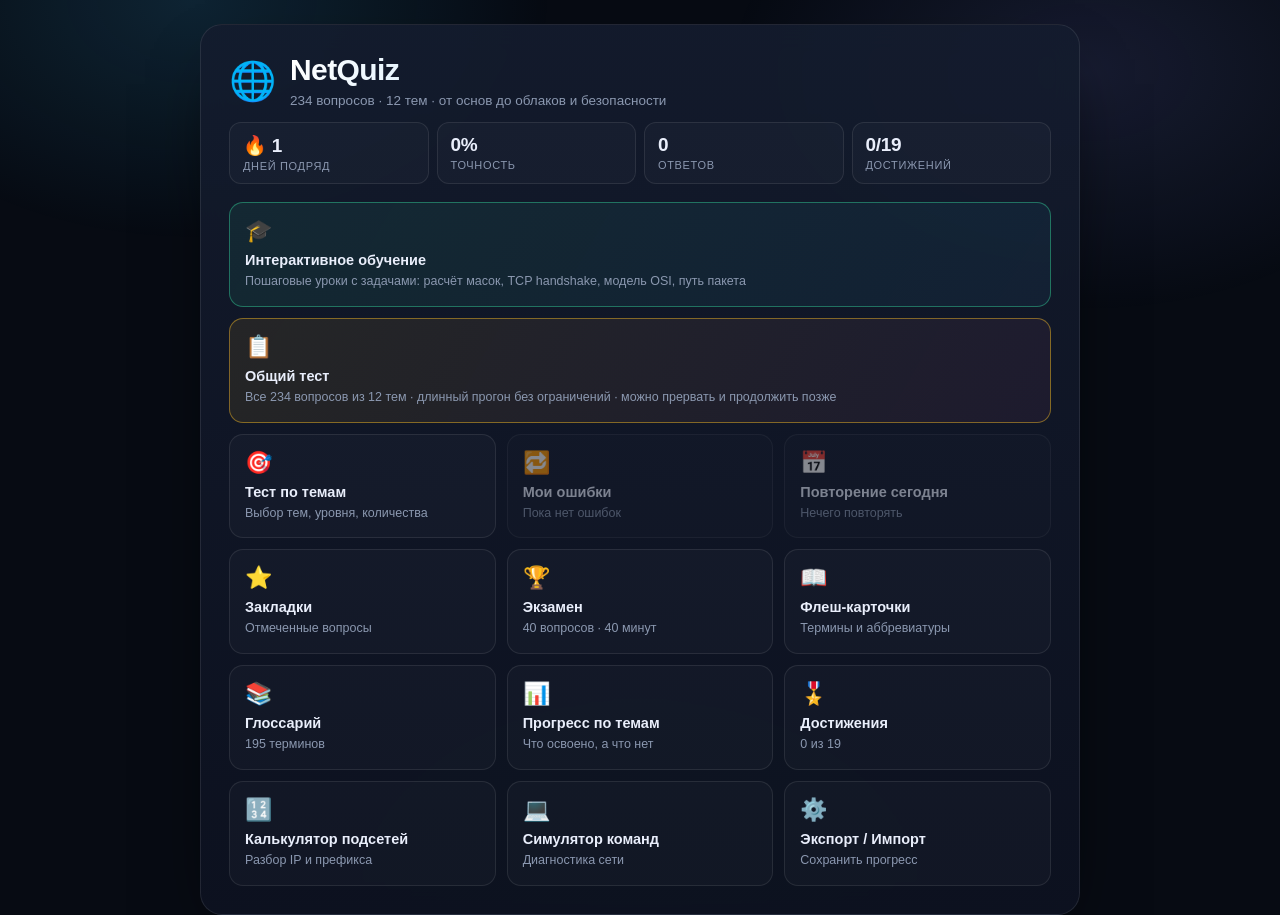
<file: index.html>
<!DOCTYPE html>
<html lang="ru">
<head>
<meta charset="utf-8">
<meta name="viewport" content="width=device-width, initial-scale=1">
<title>NetQuiz — тренажёр по сетям</title>
<style>
  *,*::before,*::after{box-sizing:border-box}
  :root{
    --bg:#070b13;--border:rgba(255,255,255,.09);--text:#e9eefb;--muted:#8b98b0;
    --accent:#38bdf8;--accent2:#818cf8;--ok:#34d399;--bad:#f87171;--warn:#fbbf24;
  }
  html,body{height:100%}
  body{
    margin:0;font-family:'Inter',-apple-system,BlinkMacSystemFont,'Segoe UI',Roboto,Helvetica,Arial,sans-serif;
    background:var(--bg);color:var(--text);min-height:100vh;display:flex;justify-content:center;
    padding:24px 14px 64px;-webkit-font-smoothing:antialiased;
  }
  body::before{
    content:'';position:fixed;inset:0;
    background:
      radial-gradient(600px 400px at 15% 0%,rgba(56,189,248,.14),transparent 60%),
      radial-gradient(600px 400px at 85% 8%,rgba(129,140,248,.13),transparent 60%),
      radial-gradient(700px 500px at 50% 100%,rgba(52,211,153,.08),transparent 60%);
    pointer-events:none;z-index:0;
  }
  #app{width:100%;max-width:880px;position:relative;z-index:1}
  .card{
    background:linear-gradient(180deg,rgba(20,28,46,.92),rgba(13,18,32,.94));
    border:1px solid var(--border);border-radius:22px;padding:28px;
    box-shadow:0 30px 70px -30px rgba(0,0,0,.95);backdrop-filter:blur(14px);
    animation:fadeUp .35s ease both;
  }
  @keyframes fadeUp{from{opacity:0;transform:translateY(12px)}to{opacity:1;transform:none}}
  @keyframes fadeIn{from{opacity:0}to{opacity:1}}
  @keyframes popIn{from{opacity:0;transform:translateY(6px) scale(.97)}to{opacity:1;transform:none}}

  h1{font-size:30px;margin:0 0 6px;letter-spacing:-.6px;
     background:linear-gradient(100deg,#fff,#9fd8ff 60%,#b7bcff);
     -webkit-background-clip:text;background-clip:text;color:transparent}
  h2{font-size:20px;margin:0 0 10px;letter-spacing:-.3px}
  .sub{color:var(--muted);margin:0 0 20px;font-size:14.5px;line-height:1.6}

  .topnav{display:flex;align-items:center;gap:10px;margin-bottom:20px;flex-wrap:wrap}
  .topnav .back{
    background:rgba(255,255,255,.04);border:1px solid var(--border);color:var(--text);
    padding:7px 13px;border-radius:10px;font-size:13px;cursor:pointer;font-family:inherit;
    transition:.15s;
  }
  .topnav .back:hover{background:rgba(255,255,255,.1)}
  .topnav .title{margin-left:auto;color:var(--muted);font-size:13px}

  .stat-row{display:flex;gap:8px;flex-wrap:wrap;margin-bottom:18px}
  .stat{
    flex:1;min-width:110px;padding:11px 13px;border:1px solid var(--border);border-radius:12px;
    background:rgba(255,255,255,.025);
  }
  .stat .v{font-size:19px;font-weight:800;letter-spacing:-.3px}
  .stat .l{font-size:11px;color:var(--muted);text-transform:uppercase;letter-spacing:.06em;margin-top:3px}

  .grid{display:grid;grid-template-columns:repeat(auto-fill,minmax(200px,1fr));gap:11px}
  .mode{
    border:1px solid var(--border);border-radius:14px;padding:15px;background:rgba(255,255,255,.025);
    cursor:pointer;transition:.16s;text-align:left;font-family:inherit;color:inherit;
  }
  .mode:hover{background:rgba(56,189,248,.08);border-color:rgba(56,189,248,.4);transform:translateY(-2px)}
  .mode .ico{font-size:22px;margin-bottom:8px;display:block}
  .mode .t{font-weight:700;font-size:14.5px;margin-bottom:4px}
  .mode .d{font-size:12.5px;color:var(--muted);line-height:1.5}
  .mode.disabled{opacity:.5;cursor:not-allowed}
  .mode .badge{display:inline-block;background:rgba(248,113,113,.18);color:#fca5a5;font-size:10.5px;padding:2px 7px;border-radius:6px;font-weight:800;margin-left:6px;vertical-align:middle}

  .section{margin-bottom:20px}
  .label{font-size:11.5px;text-transform:uppercase;letter-spacing:.1em;color:var(--muted);margin-bottom:9px;font-weight:600}
  .chips{display:flex;flex-wrap:wrap;gap:8px}
  .chip{
    font-family:inherit;font-size:13.5px;font-weight:500;padding:9px 15px;border-radius:10px;
    border:1px solid var(--border);background:rgba(255,255,255,.03);color:var(--muted);cursor:pointer;transition:.16s;
  }
  .chip:hover{color:var(--text);border-color:rgba(56,189,248,.4);background:rgba(56,189,248,.08)}
  .chip.active{color:#04121d;background:linear-gradient(120deg,var(--accent),#7dd3fc);border-color:transparent;font-weight:700}
  .chip.active.adv{background:linear-gradient(120deg,#f472b6,#a78bfa);color:#1a0716}
  .chip.active.mid{background:linear-gradient(120deg,#38bdf8,#22d3ee);color:#04121d}
  .chip.sm{padding:6px 11px;font-size:12px}

  .switch{
    display:flex;align-items:center;gap:11px;padding:13px 15px;border:1px solid var(--border);
    border-radius:12px;background:rgba(255,255,255,.025);cursor:pointer;font-size:14px;
    color:#b9c5da;margin-bottom:20px;user-select:none;transition:.16s;
  }
  .switch:hover{border-color:rgba(56,189,248,.35)}
  .switch input{width:18px;height:18px;accent-color:var(--accent);cursor:pointer}

  .btn{
    font-family:inherit;padding:13px 20px;border-radius:12px;border:1px solid var(--border);
    background:rgba(255,255,255,.05);color:var(--text);font-size:14.5px;font-weight:600;
    cursor:pointer;transition:.16s;display:inline-flex;align-items:center;justify-content:center;gap:8px;
  }
  .btn:hover{background:rgba(255,255,255,.1)}
  .btn.primary{
    background:linear-gradient(120deg,var(--accent),var(--accent2));border:none;color:#05101c;
    font-weight:700;box-shadow:0 12px 32px -14px rgba(56,189,248,.9);
  }
  .btn.primary:hover{filter:brightness(1.08);transform:translateY(-1px)}
  .btn.wide{width:100%}
  .btn.ghost{background:transparent}
  .btn[disabled]{opacity:.4;cursor:not-allowed}

  .hint{text-align:center;color:var(--muted);font-size:12.5px;margin-top:12px}

  .topbar{display:flex;align-items:center;gap:10px;margin-bottom:12px;flex-wrap:wrap}
  .pill{font-size:11px;font-weight:800;padding:5px 11px;border-radius:7px;letter-spacing:.04em;text-transform:uppercase}
  .pill.basic{background:rgba(52,211,153,.15);color:#6ee7b7;border:1px solid rgba(52,211,153,.3)}
  .pill.middle{background:rgba(56,189,248,.15);color:#7dd3fc;border:1px solid rgba(56,189,248,.3)}
  .pill.advanced{background:rgba(244,114,182,.15);color:#f9a8d4;border:1px solid rgba(244,114,182,.3)}
  .pill.topic{background:rgba(255,255,255,.06);color:#b9c5da;border:1px solid var(--border);text-transform:none;letter-spacing:0}
  .pill.general{background:linear-gradient(120deg,rgba(251,191,36,.2),rgba(244,114,182,.18));color:#fcd34d;border:1px solid rgba(251,191,36,.4)}
  .qcount{color:var(--muted);font-size:13px}
  .right-meta{margin-left:auto;display:flex;align-items:center;gap:12px}
  .score-mini{font-size:13.5px;color:var(--ok);font-weight:800}
  .timer{font-size:14px;font-weight:800;color:var(--accent);font-variant-numeric:tabular-nums;min-width:44px;text-align:right}
  .timer.urgent{color:var(--bad);animation:pulse .9s infinite}
  @keyframes pulse{50%{opacity:.45}}
  .bookmark-btn{
    background:transparent;border:1px solid var(--border);color:var(--muted);padding:4px 9px;
    border-radius:8px;cursor:pointer;font-size:15px;line-height:1;transition:.15s;font-family:inherit;
  }
  .bookmark-btn:hover{border-color:var(--warn);color:var(--warn)}
  .bookmark-btn.on{background:rgba(251,191,36,.15);color:var(--warn);border-color:var(--warn)}
  .home-btn{
    background:transparent;border:1px solid var(--border);color:var(--muted);
    padding:4px 10px;border-radius:8px;cursor:pointer;font-size:12.5px;
    line-height:1;transition:.15s;font-family:inherit;font-weight:600;
  }
  .home-btn:hover{border-color:var(--accent);color:var(--accent);background:rgba(56,189,248,.08)}

  .progress{height:6px;border-radius:99px;background:rgba(255,255,255,.07);overflow:hidden;margin-bottom:22px}
  .progress-fill{height:100%;border-radius:99px;background:linear-gradient(90deg,var(--accent),var(--accent2));transition:width .35s ease}

  .question{font-size:19px;line-height:1.55;font-weight:600;margin:0 0 8px;letter-spacing:-.2px}
  .diagram{margin:0 0 20px;padding:14px;border:1px solid var(--border);border-radius:12px;background:rgba(255,255,255,.02);display:flex;justify-content:center}
  .diagram svg{max-width:100%;height:auto}

  .options{display:flex;flex-direction:column;gap:9px;margin-top:14px}
  .option{
    display:flex;align-items:flex-start;gap:12px;width:100%;text-align:left;
    padding:14px 15px;background:rgba(255,255,255,.03);border:1px solid rgba(255,255,255,.09);
    border-radius:12px;color:var(--text);font-size:14.5px;line-height:1.55;font-family:inherit;
    cursor:pointer;transition:.15s;
  }
  .option:hover:not(.locked){background:rgba(56,189,248,.09);border-color:rgba(56,189,248,.45);transform:translateX(3px)}
  .option.locked{cursor:default}
  .option .letter{
    flex:0 0 26px;height:26px;border-radius:8px;display:grid;place-items:center;
    background:rgba(255,255,255,.07);font-size:12.5px;font-weight:800;color:var(--muted);
  }
  .option.correct{background:rgba(52,211,153,.13);border-color:rgba(52,211,153,.6)}
  .option.correct .letter{background:var(--ok);color:#05271c}
  .option.wrong{background:rgba(248,113,113,.12);border-color:rgba(248,113,113,.6)}
  .option.wrong .letter{background:var(--bad);color:#3b0a0a}
  .option.dim{opacity:.55}

  .input-row{display:flex;gap:9px;margin-top:14px;flex-wrap:wrap}
  .input-row input{
    flex:1;min-width:170px;padding:13px 15px;border-radius:12px;border:1px solid var(--border);
    background:rgba(255,255,255,.03);color:var(--text);font-size:15px;font-family:inherit;outline:none;
    transition:.15s;
  }
  .input-row input:focus{border-color:var(--accent);box-shadow:0 0 0 3px rgba(56,189,248,.15)}
  .input-row input:disabled{opacity:.7}
  .input-row input.ok{border-color:var(--ok);background:rgba(52,211,153,.08)}
  .input-row input.no{border-color:var(--bad);background:rgba(248,113,113,.08)}

  .explain{
    margin-top:16px;padding:14px 16px;border-left:3px solid var(--accent);
    background:rgba(56,189,248,.07);border-radius:0 12px 12px 0;font-size:13.5px;
    line-height:1.7;color:#c9d6ea;animation:fadeIn .25s ease both;
  }
  .explain.bad{border-left-color:var(--bad);background:rgba(248,113,113,.07)}
  .explain.good{border-left-color:var(--ok);background:rgba(52,211,153,.07)}
  .related{
    margin-top:12px;display:flex;flex-wrap:wrap;gap:6px;align-items:center;
    font-size:12px;color:var(--muted);animation:fadeIn .25s ease both;
  }
  .related .lbl{margin-right:4px}

  .difficulty-rate{
    margin-top:12px;display:flex;flex-wrap:wrap;gap:7px;align-items:center;
    animation:fadeIn .3s ease both;
  }
  .difficulty-rate .lbl{font-size:12.5px;color:var(--muted);margin-right:4px}
  .diff-btn{
    padding:6px 12px;border-radius:9px;border:1px solid var(--border);background:rgba(255,255,255,.03);
    color:var(--muted);font-size:12.5px;cursor:pointer;font-family:inherit;transition:.15s;
  }
  .diff-btn:hover{border-color:rgba(56,189,248,.4);color:var(--text)}
  .diff-btn.active{background:rgba(56,189,248,.15);border-color:var(--accent);color:var(--accent)}

  .actions{margin-top:18px;display:flex;gap:9px;flex-wrap:wrap}
  .actions .btn{flex:1;min-width:150px}

  .result-head{display:flex;align-items:center;gap:22px;margin-bottom:22px;flex-wrap:wrap}
  .ring{
    --p:0%;--c:var(--accent);width:140px;height:140px;flex:0 0 140px;border-radius:50%;
    background:conic-gradient(var(--c) 0 var(--p),rgba(255,255,255,.07) var(--p) 100%);
    display:grid;place-items:center;position:relative;transition:background .6s;
  }
  .ring::after{content:'';position:absolute;inset:0;border-radius:50%;box-shadow:0 0 40px -8px var(--c);opacity:.45}
  .ring-inner{
    width:108px;height:108px;border-radius:50%;background:#0c1120;display:flex;flex-direction:column;
    align-items:center;justify-content:center;position:relative;z-index:1;
  }
  .pct{font-size:28px;font-weight:800;letter-spacing:-1px}
  .frac{font-size:11.5px;color:var(--muted);margin-top:2px}

  .topic-bar{margin-top:8px}
  .topic-row{
    display:flex;align-items:center;gap:9px;padding:7px 10px;border-radius:9px;margin-bottom:5px;
    font-size:12.5px;background:rgba(255,255,255,.025);border:1px solid var(--border);
  }
  .topic-row .name{flex:0 0 auto;min-width:150px;color:#d0dbea;font-weight:600}
  .topic-row .bar{flex:1;height:7px;border-radius:99px;background:rgba(255,255,255,.07);overflow:hidden}
  .topic-row .bar span{display:block;height:100%;background:linear-gradient(90deg,var(--ok),#22d3ee);border-radius:99px;transition:width .4s}
  .topic-row .frac{flex:0 0 auto;color:var(--muted);font-variant-numeric:tabular-nums}
  .topic-row .run{
    flex:0 0 auto;background:transparent;border:1px solid var(--border);color:var(--muted);border-radius:7px;
    font-size:11px;padding:3px 8px;cursor:pointer;font-family:inherit;transition:.15s;
  }
  .topic-row .run:hover{border-color:var(--accent);color:var(--accent)}

  .divider{height:1px;background:var(--border);margin:22px 0}
  .filters{display:flex;gap:7px;margin-bottom:12px;flex-wrap:wrap}
  .review{display:flex;flex-direction:column;gap:10px}
  .review-item{
    border:1px solid var(--border);border-left:3px solid var(--ok);border-radius:11px;
    padding:13px 15px;background:rgba(255,255,255,.022);font-size:13.5px;line-height:1.65;
  }
  .review-item.bad{border-left-color:var(--bad)}
  .ri-q{font-weight:600;margin-bottom:7px;display:flex;gap:8px}
  .ri-mark{flex:0 0 auto;font-weight:800}
  .ri-mark.ok{color:var(--ok)}
  .ri-mark.no{color:var(--bad)}
  .ri-line{color:var(--muted);font-size:13px;margin-bottom:3px}
  .ri-line span.ok{color:#6ee7b7}
  .ri-line span.no{color:#fca5a5}
  .ri-exp{margin-top:7px;color:#9fb0c9;font-size:13px;border-top:1px dashed rgba(255,255,255,.08);padding-top:7px}

  .flash-wrap{perspective:1400px;margin:24px 0}
  .flash{
    position:relative;width:100%;min-height:240px;cursor:pointer;transform-style:preserve-3d;
    transition:transform .55s cubic-bezier(.4,.2,.2,1);
  }
  .flash.flipped{transform:rotateY(180deg)}
  .flash-face{
    position:absolute;inset:0;backface-visibility:hidden;display:flex;flex-direction:column;
    align-items:center;justify-content:center;padding:26px;border-radius:18px;text-align:center;
  }
  .flash-front{background:linear-gradient(140deg,rgba(56,189,248,.15),rgba(129,140,248,.13));border:1px solid rgba(56,189,248,.35)}
  .flash-back{
    background:linear-gradient(140deg,rgba(52,211,153,.13),rgba(34,211,238,.1));
    border:1px solid rgba(52,211,153,.35);transform:rotateY(180deg);
  }
  .flash-term{font-size:26px;font-weight:800;letter-spacing:-.4px;word-break:break-word}
  .flash-hint{margin-top:9px;color:var(--muted);font-size:12.5px}
  .flash-def{font-size:14.5px;line-height:1.7;color:#d0dbea;max-width:520px}

  .search{
    width:100%;padding:12px 15px;border-radius:12px;border:1px solid var(--border);
    background:rgba(255,255,255,.03);color:var(--text);font-size:14.5px;font-family:inherit;
    outline:none;transition:.15s;margin-bottom:14px;
  }
  .search:focus{border-color:var(--accent);box-shadow:0 0 0 3px rgba(56,189,248,.15)}
  .gloss-list{display:flex;flex-direction:column;gap:8px;max-height:520px;overflow-y:auto;padding-right:4px}
  .gloss-item{
    padding:12px 14px;border:1px solid var(--border);border-radius:11px;
    background:rgba(255,255,255,.022);font-size:13.5px;line-height:1.65;
  }
  .gloss-item .t{font-weight:800;color:var(--accent);margin-bottom:5px;font-size:13.5px}
  .gloss-item .d{color:#c8d4e8}

  .ach-grid{display:grid;grid-template-columns:repeat(auto-fill,minmax(160px,1fr));gap:10px}
  .ach{
    padding:14px 12px;border:1px solid var(--border);border-radius:13px;background:rgba(255,255,255,.03);
    text-align:center;transition:.2s;
  }
  .ach.unlocked{border-color:rgba(52,211,153,.5);background:linear-gradient(180deg,rgba(52,211,153,.08),rgba(52,211,153,.02))}
  .ach.locked{opacity:.45;filter:grayscale(.8)}
  .ach .ico{font-size:28px;margin-bottom:6px}
  .ach .t{font-size:13px;font-weight:700;margin-bottom:3px}
  .ach .d{font-size:11.5px;color:var(--muted);line-height:1.4}

  .calc-inputs{display:flex;gap:9px;flex-wrap:wrap;margin-bottom:16px}
  .calc-inputs input{
    padding:11px 14px;border-radius:11px;border:1px solid var(--border);background:rgba(255,255,255,.03);
    color:var(--text);font-size:14.5px;font-family:inherit;outline:none;transition:.15s;width:100%;
  }
  .calc-inputs input:focus{border-color:var(--accent);box-shadow:0 0 0 3px rgba(56,189,248,.15)}
  .calc-inputs .ip{flex:2;min-width:200px}
  .calc-inputs .pfx{flex:1;min-width:100px}
  .calc-out{display:grid;grid-template-columns:repeat(auto-fill,minmax(220px,1fr));gap:9px;margin-top:8px}
  .calc-cell{
    padding:11px 13px;border:1px solid var(--border);border-radius:11px;background:rgba(255,255,255,.025);
    font-size:13px;
  }
  .calc-cell .l{font-size:11px;color:var(--muted);text-transform:uppercase;letter-spacing:.07em;margin-bottom:3px}
  .calc-cell .v{font-family:'SF Mono',Menlo,Consolas,monospace;font-size:14px;color:var(--accent);word-break:break-all}

  .terminal{
    background:#05080d;border:1px solid var(--border);border-radius:13px;padding:14px;
    font-family:'SF Mono',Menlo,Consolas,monospace;font-size:12.5px;line-height:1.65;
    height:340px;overflow-y:auto;color:#c8d4e8;margin-bottom:10px;
  }
  .term-line{white-space:pre-wrap;word-break:break-word}
  .term-info{color:#93c5fd}
  .term-input{
    display:flex;gap:8px;align-items:center;background:#05080d;border:1px solid var(--border);
    border-radius:11px;padding:9px 13px;
  }
  .term-input .prompt{color:#6ee7b7;font-family:'SF Mono',Menlo,Consolas,monospace;font-size:12.5px}
  .term-input input{
    flex:1;background:transparent;border:none;color:#c8d4e8;font-family:'SF Mono',Menlo,Consolas,monospace;
    font-size:12.5px;outline:none;padding:0;
  }

  #toast{
    position:fixed;top:20px;left:50%;transform:translateX(-50%);z-index:2000;pointer-events:none;
    display:flex;flex-direction:column;gap:8px;align-items:center;
  }
  .toast{
    background:linear-gradient(120deg,rgba(52,211,153,.95),rgba(34,211,238,.9));
    color:#04120d;padding:11px 18px;border-radius:12px;font-weight:800;font-size:13.5px;
    box-shadow:0 20px 50px -12px rgba(52,211,153,.6);animation:toastIn .35s ease both;
    display:flex;align-items:center;gap:9px;max-width:90vw;
  }
  @keyframes toastIn{from{opacity:0;transform:translateY(-10px) scale(.95)}to{opacity:1;transform:none}}
  @keyframes toastOut{to{opacity:0;transform:translateY(-10px)}}

  .term{border-bottom:1px dashed rgba(56,189,248,.5);cursor:help;padding-bottom:1px}
  .term-icon{
    display:inline-flex;align-items:center;justify-content:center;width:15px;height:15px;border-radius:50%;
    background:rgba(56,189,248,.18);border:1px solid rgba(56,189,248,.55);color:var(--accent);
    font-size:10px;font-weight:800;margin-left:3px;vertical-align:middle;cursor:pointer;transition:.15s;
    user-select:none;line-height:1;position:relative;top:-1px;
  }
  .term-icon:hover,.term-icon:focus-visible{
    background:var(--accent);color:#04121d;transform:scale(1.18);outline:none;
    box-shadow:0 0 12px rgba(56,189,248,.6);
  }
  .term-popup{
    position:fixed;z-index:1000;max-width:330px;min-width:220px;
    background:linear-gradient(180deg,#1b2438,#131a2c);border:1px solid rgba(56,189,248,.4);
    border-radius:14px;padding:14px 16px 15px;
    box-shadow:0 24px 60px -18px rgba(0,0,0,.95),0 0 0 1px rgba(255,255,255,.04) inset;
    font-size:13.5px;line-height:1.6;color:#dbe4f5;animation:popIn .18s ease both;
  }
  .term-popup-title{
    font-weight:800;color:var(--accent);font-size:12px;letter-spacing:.06em;margin-bottom:7px;
    text-transform:uppercase;padding-right:22px;word-break:break-word;
  }
  .term-popup-body{color:#c8d4e8;word-break:break-word}
  .term-popup-close{
    position:absolute;top:8px;right:8px;width:22px;height:22px;border:none;background:rgba(255,255,255,.06);
    color:var(--muted);border-radius:50%;cursor:pointer;font-size:15px;line-height:1;display:grid;
    place-items:center;padding:0;transition:.15s;
  }
  .term-popup-close:hover{background:rgba(255,255,255,.15);color:#fff}

  .exam-banner{
    padding:11px 14px;border-radius:11px;background:linear-gradient(120deg,rgba(244,114,182,.15),rgba(167,139,250,.13));
    border:1px solid rgba(244,114,182,.4);font-size:13.5px;margin-bottom:16px;color:#f9a8d4;
    display:flex;justify-content:space-between;align-items:center;gap:10px;flex-wrap:wrap;
  }
  .exam-banner b{color:#fff;font-variant-numeric:tabular-nums}

  .topic-grid{display:grid;grid-template-columns:repeat(auto-fill,minmax(240px,1fr));gap:11px;margin-bottom:20px}
  .topic-card{
    border:1px solid var(--border);border-radius:14px;padding:14px;background:rgba(255,255,255,.025);
    cursor:pointer;transition:.16s;text-align:left;font-family:inherit;color:inherit;position:relative;
  }
  .topic-card:hover{background:rgba(56,189,248,.08);border-color:rgba(56,189,248,.4);transform:translateY(-2px)}
  .topic-card.selected{background:linear-gradient(140deg,rgba(56,189,248,.16),rgba(129,140,248,.1));border-color:rgba(56,189,248,.6)}
  .topic-card .ico{font-size:20px;margin-bottom:6px;display:block}
  .topic-card .t{font-weight:700;font-size:14px;margin-bottom:4px}
  .topic-card .d{font-size:12px;color:var(--muted);line-height:1.45}
  .topic-card .stat-mini{
    margin-top:8px;font-size:11px;color:var(--muted);display:flex;align-items:center;gap:6px;
  }
  .topic-card .stat-mini .bar{flex:1;height:4px;border-radius:99px;background:rgba(255,255,255,.08);overflow:hidden}
  .topic-card .stat-mini .bar span{display:block;height:100%;background:linear-gradient(90deg,var(--ok),#22d3ee)}
  .topic-card .check{
    position:absolute;top:10px;right:10px;width:20px;height:20px;border-radius:50%;
    background:var(--accent);color:#04121d;display:none;align-items:center;justify-content:center;
    font-size:12px;font-weight:800;
  }
  .topic-card.selected .check{display:flex}

  /* ===== Интерактивное обучение ===== */
  .learn-header{display:flex;align-items:center;gap:12px;margin-bottom:16px;flex-wrap:wrap}
  .learn-step-label{font-size:11.5px;color:var(--muted);letter-spacing:.08em;text-transform:uppercase;font-weight:700}
  .learn-progress{height:5px;border-radius:99px;background:rgba(255,255,255,.07);overflow:hidden;margin-bottom:24px}
  .learn-progress span{display:block;height:100%;background:linear-gradient(90deg,#34d399,var(--accent));transition:width .35s ease}
  .learn-title{font-size:20px;font-weight:700;margin:0 0 16px;letter-spacing:-.3px;line-height:1.4}
  .learn-body{font-size:14.5px;line-height:1.8;color:#d0dbea}
  .learn-body p{margin:0 0 12px}
  .learn-body ul,.learn-body ol{margin:8px 0 14px;padding-left:22px}
  .learn-body li{margin-bottom:8px}
  .learn-body code{
    font-family:'SF Mono',Menlo,Consolas,monospace;font-size:13px;
    background:rgba(56,189,248,.12);color:#7dd3fc;
    padding:2px 7px;border-radius:6px;white-space:nowrap;
  }
  .learn-body b{color:#fff}
  .learn-body .hl{color:#6ee7b7;font-weight:700}
  .learn-body .warn{color:#fcd34d;font-weight:700}

  .learn-task{padding:16px 18px;border-radius:14px;border:1px solid var(--border);background:rgba(255,255,255,.022);margin-bottom:16px}
  .learn-task-prompt{font-size:15.5px;line-height:1.7;color:#e9eefb;margin:0 0 16px;font-weight:500}
  .learn-task-prompt code{font-size:14px}

  .learn-hint{
    margin-top:14px;padding:12px 14px;border-left:3px solid var(--warn);
    background:rgba(251,191,36,.07);border-radius:0 10px 10px 0;
    font-size:13.5px;line-height:1.65;color:#fcd34d;animation:fadeIn .25s ease both;
  }
  .learn-hint-trigger{
    background:transparent;border:1px dashed var(--border);color:var(--muted);
    padding:7px 13px;border-radius:9px;font-size:12.5px;cursor:pointer;
    font-family:inherit;margin-top:12px;transition:.15s;display:inline-flex;align-items:center;gap:6px;
  }
  .learn-hint-trigger:hover{border-color:var(--warn);color:var(--warn);background:rgba(251,191,36,.05)}

  .learn-feedback{margin-top:14px;padding:14px 16px;border-radius:12px;font-size:13.5px;line-height:1.7;animation:fadeIn .25s ease both}
  .learn-feedback.ok{border-left:3px solid var(--ok);background:rgba(52,211,153,.08);color:#c9f5e3}
  .learn-feedback.no{border-left:3px solid var(--bad);background:rgba(248,113,113,.08);color:#fccfcf}
  .learn-feedback b{color:#fff}

  .binary-viz{display:flex;justify-content:center;gap:12px;margin:22px 0 14px;flex-wrap:wrap}
  .binary-octet{text-align:center;padding:11px 9px;border-radius:12px;border:1px solid var(--border);background:rgba(255,255,255,.025)}
  .binary-octet .dec{font-family:'SF Mono',Menlo,Consolas,monospace;font-size:15px;font-weight:800;margin-bottom:8px;color:#e9eefb;letter-spacing:.02em}
  .binary-octet .bits{display:flex;gap:2px;font-family:'SF Mono',Menlo,Consolas,monospace;font-size:13px}
  .binary-octet .bit{width:17px;height:22px;display:grid;place-items:center;border-radius:4px;background:rgba(255,255,255,.04);color:#8b98b0;font-weight:700;transition:.2s}
  .binary-octet .bit.net-bit{background:rgba(56,189,248,.15);color:#7dd3fc}
  .binary-octet .bit.net-bit.on{background:rgba(56,189,248,.5);color:#fff;box-shadow:0 0 8px rgba(56,189,248,.5)}
  .binary-octet .bit.host-bit{background:rgba(251,191,36,.12);color:#fcd34d}
  .binary-octet .bit.host-bit.on{background:rgba(251,191,36,.45);color:#fff;box-shadow:0 0 8px rgba(251,191,36,.4)}

  .binary-legend{display:flex;justify-content:center;gap:18px;font-size:12.5px;color:var(--muted);margin-bottom:22px;flex-wrap:wrap}
  .binary-legend .dot{display:inline-block;width:10px;height:10px;border-radius:3px;margin-right:7px;vertical-align:middle}
  .binary-legend .dot.net{background:#38bdf8}
  .binary-legend .dot.host{background:#fbbf24}

  .learn-done{text-align:center;padding:26px 16px 10px}
  .learn-done .big{font-size:64px;margin-bottom:12px;display:block}
  .learn-done h2{margin:0 0 8px;font-size:24px}
  .learn-done p{color:var(--muted);margin:0 0 22px;line-height:1.6;font-size:14.5px}
  .learn-recap{
    text-align:left;padding:16px 18px;border-radius:14px;border:1px solid var(--border);
    background:rgba(255,255,255,.022);margin-bottom:22px;font-size:14px;line-height:1.7;
  }
  .learn-recap ul{margin:8px 0 0;padding-left:22px}
  .learn-recap li{margin-bottom:6px}
  .learn-recap code{
    font-family:'SF Mono',Menlo,Consolas,monospace;font-size:13px;
    background:rgba(56,189,248,.12);color:#7dd3fc;
    padding:2px 7px;border-radius:6px;white-space:nowrap;
  }

  @media (max-width:560px){
    body{padding:14px 10px 40px}
    .card{padding:20px 16px;border-radius:18px}
    h1{font-size:24px}
    .question{font-size:17px}
    .result-head{gap:16px;justify-content:center;text-align:center}
    .ring{flex:0 0 120px;width:120px;height:120px}
    .ring-inner{width:92px;height:92px}
    .pct{font-size:24px}
    .result-text{width:100%}
    .flash-term{font-size:22px}
    .term-popup{max-width:calc(100vw - 24px)}
    .grid,.topic-grid{grid-template-columns:1fr 1fr}
    .topic-row .name{min-width:90px;font-size:11.5px}
    .binary-octet .bit{width:14px;height:19px;font-size:11px}
  }
</style>
</head>
<body>
<div id="app"></div>
<div id="termPopup" class="term-popup" hidden role="dialog" aria-live="polite">
  <button class="term-popup-close" aria-label="Закрыть">×</button>
  <div class="term-popup-title"></div>
  <div class="term-popup-body"></div>
</div>
<div id="toast"></div>

<script>
/* ============================================================
   ТЕМЫ
   ============================================================ */
const TOPICS = [
  {id:'basics',       icon:'📶', name:'Основы сетей',           desc:'Топологии, виды сетей, стандарты, оборудование'},
  {id:'osi',          icon:'📚', name:'Модель OSI и TCP/IP',    desc:'Уровни, инкапсуляция, соответствие моделей'},
  {id:'ethernet',     icon:'🔌', name:'Ethernet и коммутация',  desc:'MAC, кадры, коммутаторы, VLAN, STP, LACP'},
  {id:'ip',           icon:'🌐', name:'IP-адресация',           desc:'IPv4, IPv6, классы, частные диапазоны, TTL'},
  {id:'subnetting',   icon:'🔢', name:'Подсети и CIDR',         desc:'Маски, префиксы, расчёт сетей и хостов'},
  {id:'routing',      icon:'🧭', name:'Маршрутизация',          desc:'Статика, OSPF, BGP, EIGRP, ECMP, атрибуты'},
  {id:'transport',    icon:'🚚', name:'Транспортный уровень',   desc:'TCP, UDP, порты, окна, перегрузка, QUIC'},
  {id:'appproto',     icon:'📨', name:'Прикладные протоколы',   desc:'DNS, DHCP, HTTP, HTTPS, SSH, FTP, SMTP'},
  {id:'security',     icon:'🔒', name:'Безопасность сетей',     desc:'Шифрование, VPN, IPSec, TLS, атаки, ACL, firewall'},
  {id:'wireless',     icon:'📡', name:'Беспроводные сети',      desc:'Wi-Fi, стандарты 802.11, WPA, безопасность'},
  {id:'cloud_sdn',    icon:'☁️', name:'Облака, SDN, виртуализация', desc:'VXLAN, EVPN, VRF, SDN, NFV, оверлеи'},
  {id:'diagnostics',  icon:'🔍', name:'Диагностика и утилиты',  desc:'ping, traceroute, tcpdump, Wireshark, netstat'}
];

/* ============================================================
   ГЛОССАРИЙ
   ============================================================ */
const GLOSSARY = {
  'OSI':'Open Systems Interconnection — эталонная модель сетевого взаимодействия из 7 уровней.',
  'TCP/IP':'Стек протоколов, на котором работает интернет: 4 уровня (доступ к сети, интернет, транспорт, прикладной).',
  'TCP':'Transmission Control Protocol — транспортный протокол с установкой соединения и гарантией доставки.',
  'UDP':'User Datagram Protocol — транспортный протокол без соединения и без гарантий доставки.',
  'IP':'Internet Protocol — межсетевой протокол адресации и маршрутизации.',
  'IPv4':'Internet Protocol version 4 — 32-битные адреса, четыре октета.',
  'IPv6':'Internet Protocol version 6 — 128-битные адреса.',
  'IP-адрес':'Уникальный числовой адрес устройства в IP-сети.',
  'ICMP':'Internet Control Message Protocol — служебный протокол диагностики (ping, traceroute).',
  'IGMP':'Internet Group Management Protocol — управление multicast-группами.',
  'ARP':'Address Resolution Protocol — сопоставляет IP и MAC внутри локальной сети.',
  'RARP':'Reverse ARP — обратное сопоставление MAC → IP.',
  'DNS':'Domain Name System — преобразует доменные имена в IP-адреса.',
  'DNSSEC':'Расширение DNS с криптоподписью записей — защита от подмены.',
  'DHCP':'Dynamic Host Configuration Protocol — автоматически выдаёт IP, маску, шлюз и DNS.',
  'HTTP':'HyperText Transfer Protocol — протокол передачи гипертекста, порт 80.',
  'HTTPS':'HTTP Secure — HTTP поверх TLS, порт 443.',
  'SSH':'Secure Shell — защищённый удалённый доступ, порт 22.',
  'FTP':'File Transfer Protocol — передача файлов, порты 20/21.',
  'SFTP':'SSH File Transfer Protocol — FTP поверх SSH, порт 22.',
  'SMTP':'Simple Mail Transfer Protocol — отправка почты, порт 25.',
  'IMAP':'Internet Message Access Protocol — доступ к почтовым ящикам, порт 143.',
  'POP3':'Post Office Protocol v3 — получение почты, порт 110.',
  'NTP':'Network Time Protocol — синхронизация времени, порт 123/UDP.',
  'SNMP':'Simple Network Management Protocol — мониторинг устройств, порты 161/162.',
  'Syslog':'Протокол передачи логов, порт 514.',
  'Telnet':'Незашифрованный удалённый доступ, порт 23.',
  'TFTP':'Trivial File Transfer Protocol — упрощённый FTP, порт 69/UDP.',
  'TLS':'Transport Layer Security — шифрование транспортного уровня.',
  'SSL':'Предшественник TLS, устаревший.',
  'IPSec':'Набор протоколов шифрования на уровне IP (AH, ESP).',
  'IKE':'Internet Key Exchange — протокол обмена ключами в IPSec.',
  'AH':'Authentication Header — заголовок аутентификации в IPSec.',
  'ESP':'Encapsulating Security Payload — шифрование и аутентификация в IPSec.',
  'VPN':'Virtual Private Network — виртуальная частная сеть.',
  'NAT':'Network Address Translation — трансляция сетевых адресов.',
  'PAT':'Port Address Translation — NAT с трансляцией портов.',
  'VLAN':'Virtual Local Area Network — логическое разделение L2 на изолированные сегменты.',
  'STP':'Spanning Tree Protocol — защита от петель на канальном уровне.',
  'RSTP':'Rapid Spanning Tree Protocol (802.1w) — быстрая сходимость.',
  'MSTP':'Multiple Spanning Tree Protocol (802.1s) — несколько деревьев.',
  'OSPF':'Open Shortest Path First — внутренний протокол маршрутизации, алгоритм Дейкстры.',
  'BGP':'Border Gateway Protocol — протокол маршрутизации между автономными системами, TCP/179.',
  'RIP':'Routing Information Protocol — дистанционно-векторный протокол.',
  'EIGRP':'Enhanced Interior Gateway Routing Protocol — проприетарный Cisco.',
  'IS-IS':'Intermediate System to Intermediate System — протокол маршрутизации, стандарт ISO.',
  'MTU':'Maximum Transmission Unit — максимальный размер кадра. Ethernet: 1500 байт.',
  'MSS':'Maximum Segment Size — максимальный размер полезной нагрузки TCP-сегмента.',
  'PMTUD':'Path MTU Discovery — определение минимального MTU на пути.',
  'CIDR':'Classless Inter-Domain Routing — бесклассовая адресация с длиной префикса.',
  'MAC':'Media Access Control — 48-битный аппаратный адрес интерфейса.',
  'MAC-адрес':'Аппаратный адрес сетевого интерфейса (48 бит).',
  'TTL':'Time To Live — уменьшается на каждом маршрутизаторе; при нуле пакет отбрасывается.',
  'SPF':'Shortest Path First — алгоритм Дейкстры, используется в OSPF.',
  'LSDB':'Link State Database — база топологии сети в OSPF.',
  'DUAL':'Diffusing Update Algorithm — алгоритм EIGRP.',
  'AAAA':'DNS-запись IPv6-адреса.',
  'CNAME':'Canonical Name — псевдоним имени в DNS.',
  'PTR':'Pointer — обратная DNS-запись IP → имя.',
  'MX':'Mail Exchange — почтовые серверы домена.',
  'NS':'Name Server — авторитативные серверы зоны.',
  'TXT':'DNS-запись с текстом (SPF, DKIM, DMARC).',
  'SYN':'Synchronize — флаг TCP для установки соединения.',
  'ACK':'Acknowledgment — флаг TCP подтверждения.',
  'FIN':'Finish — флаг TCP завершения соединения.',
  'RST':'Reset — флаг TCP сброса соединения.',
  'PSH':'Push — флаг TCP «сразу к приложению».',
  'URG':'Urgent — флаг TCP для срочных данных.',
  'cwnd':'Congestion Window — окно перегрузки TCP.',
  'ssthresh':'Slow Start Threshold — порог перехода к congestion avoidance.',
  'slow start':'Начальная фаза TCP с экспоненциальным ростом окна.',
  'three-way handshake':'Рукопожатие TCP: SYN → SYN-ACK → ACK.',
  'MPLS':'Multiprotocol Label Switching — коммутация по меткам.',
  'LSR':'Label Switch Router — маршрутизатор меток.',
  'LSP':'Label Switched Path — путь по меткам в MPLS.',
  'BFD':'Bidirectional Forwarding Detection — быстрая детекция отказа (мс).',
  'IGP':'Interior Gateway Protocol — внутренний протокол (OSPF, IS-IS, EIGRP).',
  'EGP':'Exterior Gateway Protocol — внешний протокол (BGP).',
  'PIM':'Protocol Independent Multicast — мультикаст-маршрутизация.',
  'RP':'Rendezvous Point — точка встречи в PIM SM.',
  'RPT':'Rendezvous Point Tree — разделяемое дерево в PIM SM.',
  'SPT':'Shortest Path Tree — дерево кратчайших путей.',
  'SLAAC':'Stateless Address Autoconfiguration — автоконфигурация IPv6 без DHCP.',
  'RA':'Router Advertisement — сообщение IPv6-маршрутизатора.',
  'DAD':'Duplicate Address Detection — проверка уникальности IPv6-адреса.',
  'NDP':'Neighbor Discovery Protocol — аналог ARP для IPv6.',
  'TCAM':'Ternary CAM — память для параллельного поиска (ACL, FIB).',
  'ACL':'Access Control List — список контроля доступа.',
  'FIB':'Forwarding Information Base — таблица пересылки.',
  'RIB':'Routing Information Base — таблица маршрутизации.',
  'VRF':'Virtual Routing and Forwarding — изолированная таблица маршрутизации.',
  'VXLAN':'Virtual Extensible LAN — L2-туннель поверх L3 с инкапсуляцией в UDP.',
  'VNI':'VXLAN Network Identifier — 24-битный идентификатор сегмента.',
  'EVPN':'Ethernet VPN — BGP-сигнализация для VXLAN.',
  'BUM':'Broadcast, Unknown unicast, Multicast — трафик для распространения.',
  'IMET':'Inclusive Multicast Ethernet Tag — маршрут EVPN для BUM.',
  'ECMP':'Equal-Cost Multi-Path — балансировка по равнозначным маршрутам.',
  'QUIC':'Quick UDP Internet Connections — транспорт поверх UDP с TLS 1.3.',
  '0-RTT':'Режим QUIC/TLS с нулевым RTT.',
  'head-of-line blocking':'Блокировка всех потоков из-за одного медленного.',
  'LACP':'Link Aggregation Control Protocol (802.3ad) — агрегация линков.',
  'VRRP':'Virtual Router Redundancy Protocol — резервирование шлюза.',
  'HSRP':'Hot Standby Router Protocol — проприетарный Cisco аналог VRRP.',
  'RPKI':'Resource Public Key Infrastructure — проверка прав на анонс префиксов.',
  'ROA':'Route Origin Authorization — разрешение на анонс префикса.',
  'IRR':'Internet Routing Registry — реестр маршрутных объектов.',
  'CUBIC':'Алгоритм контроля перегрузки TCP, дефолт в Linux.',
  'Reno':'Классический алгоритм контроля перегрузки TCP.',
  'BBR':'Bottleneck Bandwidth and RTT — алгоритм Google для TCP.',
  'anycast':'Один адрес анонсируется из нескольких точек; трафик идёт к ближайшей.',
  'multicast':'Групповая адресация: один отправитель, много получателей.',
  'unicast':'Один отправитель, один получатель.',
  'broadcast':'Широковещательный адрес — всем узлам подсети.',
  'loopback':'Петлевой интерфейс, 127.0.0.1 — не покидает устройство.',
  'шлюз по умолчанию':'Default gateway — куда идут пакеты вне локальной сети.',
  'подсеть':'Логическое деление сети на более мелкие сегменты.',
  'префикс':'Длина маски подсети в битах, например /24.',
  'маска':'Маска подсети — граница сети и хоста в IP-адресе.',
  'автономная система':'Autonomous System (AS) — группа сетей под единым управлением.',
  'пропускная способность':'Bandwidth — теоретический максимум канала.',
  'throughput':'Реально достигнутая скорость передачи.',
  'хоп':'Один переход между маршрутизаторами на пути пакета.',
  'фрагментация':'Разбиение пакета на части, если он больше MTU.',
  'инкапсуляция':'Вложение пакета одного протокола внутрь другого.',
  'октет':'8-битная часть IP-адреса (0–255).',
  'firewall':'Межсетевой экран — фильтрует трафик по правилам.',
  'IDS':'Intrusion Detection System — обнаруживает атаки по сигнатурам/аномалиям.',
  'IPS':'Intrusion Prevention System — обнаруживает и блокирует атаки.',
  'SIEM':'Security Information and Event Management — сбор и анализ событий ИБ.',
  'DMZ':'Demilitarized Zone — изолированная подсеть для публичных сервисов.',
  'PKI':'Public Key Infrastructure — инфраструктура открытых ключей.',
  'CA':'Certificate Authority — удостоверяющий центр.',
  'CSR':'Certificate Signing Request — запрос на подпись сертификата.',
  'X.509':'Стандарт формата цифровых сертификатов.',
  'DoS':'Denial of Service — атака отказа в обслуживании.',
  'DDoS':'Distributed DoS — распределённая атака отказа.',
  'MITM':'Man-in-the-Middle — атака «человек посередине».',
  'XSS':'Cross-Site Scripting — внедрение скрипта в веб-страницу.',
  'SQLi':'SQL Injection — внедрение SQL-кода через ввод.',
  'CSRF':'Cross-Site Request Forgery — подделка запроса от имени пользователя.',
  'phishing':'Фишинг — выманивание учётных данных через поддельные сайты/письма.',
  'spoofing':'Подмена адреса отправителя (IP, MAC, DNS).',
  'sniffing':'Перехват трафика в сети.',
  'WPA2':'Wi-Fi Protected Access 2 — стандарт шифрования Wi-Fi (AES-CCMP).',
  'WPA3':'Wi-Fi Protected Access 3 — современный стандарт с SAE.',
  'WEP':'Wired Equivalent Privacy — устаревший и небезопасный Wi-Fi-стандарт.',
  'SAE':'Simultaneous Authentication of Equals — защита от перебора пароля в WPA3.',
  'PSK':'Pre-Shared Key — предварительно распределённый ключ в Wi-Fi.',
  '802.1X':'Стандарт аутентификации в сетях (EAP over LAN).',
  'EAP':'Extensible Authentication Protocol — расширяемый протокол аутентификации.',
  'RADIUS':'Протокол централизованной аутентификации, авторизации и учёта.',
  'TACACS+':'Проприетарный Cisco аналог RADIUS.',
  'SSO':'Single Sign-On — единый вход.',
  'MFA':'Multi-Factor Authentication — многофакторная аутентификация.',
  'OTP':'One-Time Password — одноразовый пароль.',
  'Zero Trust':'Модель безопасности «никому не доверяй по умолчанию».',
  'SASE':'Secure Access Service Edge — облачная модель сетевой безопасности.',
  'DLP':'Data Loss Prevention — защита от утечек данных.',
  'NGFW':'Next-Generation Firewall — межсетевой экран нового поколения.',
  'UTM':'Unified Threat Management — комплексная защита в одном устройстве.',
  'AES':'Advanced Encryption Standard — симметричный блочный шифр.',
  'RSA':'Асимметричный алгоритм шифрования на основе факторизации.',
  'ECC':'Elliptic Curve Cryptography — асимметричная криптография на эллиптических кривых.',
  'DH':'Diffie-Hellman — протокол обмена ключами.',
  'SHA':'Secure Hash Algorithm — семейство криптографических хешей.',
  'HMAC':'Hash-based Message Authentication Code — код аутентификации сообщения.',
  'MD5':'Устаревший криптографический хеш (сломан).',
  'Wi-Fi':'Беспроводная сеть по стандартам IEEE 802.11.',
  '802.11':'Семейство стандартов беспроводных сетей.',
  '802.11ax':'Wi-Fi 6 — современный стандарт с OFDMA и MU-MIMO.',
  '802.11be':'Wi-Fi 7 — ещё более высокая пропускная способность.',
  'SSID':'Имя беспроводной сети.',
  'BSSID':'MAC-адрес точки доступа.',
  'AP':'Access Point — точка доступа.',
  'WLC':'Wireless LAN Controller — контроллер беспроводных точек.',
  'OFDM':'Ортогональное частотное мультиплексирование.',
  'OFDMA':'OFDMA — вариант OFDM с разделением по поднесущим.',
  'MU-MIMO':'Multi-User MIMO — одновременная передача нескольким клиентам.',
  'MIMO':'Multiple-Input Multiple-Output — несколько антенн.',
  'Roaming':'Переключение клиента между точками доступа.',
  'SDN':'Software-Defined Networking — разделение control plane и data plane.',
  'NFV':'Network Functions Virtualization — виртуализация сетевых функций.',
  'VNF':'Virtual Network Function — виртуальная сетевая функция.',
  'CNF':'Cloud-Native Network Function — контейнерная сетевая функция.',
  'overlay':'Оверлейная сеть — виртуальная сеть поверх физической.',
  'underlay':'Физическая сеть, поверх которой строится оверлей.',
  'VTEP':'VXLAN Tunnel Endpoint — точка инкапсуляции/декапсуляции VXLAN.',
  'VPC':'Virtual Private Cloud — изолированная сеть в облаке.',
  'IaaS':'Infrastructure as a Service.',
  'PaaS':'Platform as a Service.',
  'SaaS':'Software as a Service.',
  'Kubernetes':'Оркестратор контейнеров.',
  'CNI':'Container Network Interface — плагин сети в Kubernetes.',
  'SD-WAN':'Software-Defined WAN — программно-определяемая глобальная сеть.',
  'Zero Trust Network':'Модель сети, где никто не доверяется по умолчанию.'
};

/* ============================================================
   ДИАГРАММЫ
   ============================================================ */
const DIAGRAMS = {
  handshake: `<svg viewBox="0 0 380 170" xmlns="http://www.w3.org/2000/svg">
    <defs><marker id="ar" markerWidth="9" markerHeight="9" refX="7" refY="3" orient="auto">
      <path d="M0,0 L0,6 L7,3 z" fill="#38bdf8"/></marker></defs>
    <text x="40" y="20" fill="#8b98b0" font-size="12" font-family="sans-serif">Клиент</text>
    <text x="290" y="20" fill="#8b98b0" font-size="12" font-family="sans-serif">Сервер</text>
    <line x1="60" y1="30" x2="60" y2="160" stroke="#475569" stroke-dasharray="3 3"/>
    <line x1="320" y1="30" x2="320" y2="160" stroke="#475569" stroke-dasharray="3 3"/>
    <line x1="62" y1="55" x2="316" y2="55" stroke="#38bdf8" stroke-width="1.5" marker-end="url(#ar)"/>
    <text x="150" y="48" fill="#7dd3fc" font-size="11.5" font-family="sans-serif">SYN (seq=x)</text>
    <line x1="318" y1="90" x2="64" y2="90" stroke="#a78bfa" stroke-width="1.5" marker-end="url(#ar)"/>
    <text x="130" y="83" fill="#c4b5fd" font-size="11.5" font-family="sans-serif">SYN-ACK (seq=y, ack=x+1)</text>
    <line x1="62" y1="125" x2="316" y2="125" stroke="#34d399" stroke-width="1.5" marker-end="url(#ar)"/>
    <text x="165" y="118" fill="#6ee7b7" font-size="11.5" font-family="sans-serif">ACK (ack=y+1)</text>
  </svg>`,
  osi: `<svg viewBox="0 0 360 260" xmlns="http://www.w3.org/2000/svg" font-family="sans-serif">
    ${[
      ['7','Прикладной','#f472b6'],
      ['6','Представления','#a78bfa'],
      ['5','Сеансовый','#818cf8'],
      ['4','Транспортный','#38bdf8'],
      ['3','Сетевой','#22d3ee'],
      ['2','Канальный','#34d399'],
      ['1','Физический','#a3e635']
    ].map((l,i)=>`
      <rect x="30" y="${10+i*34}" width="300" height="30" rx="8" fill="${l[2]}" opacity="0.16" stroke="${l[2]}" stroke-opacity="0.5"/>
      <text x="44" y="${30+i*34}" fill="${l[2]}" font-size="13" font-weight="700">${l[0]}</text>
      <text x="70" y="${30+i*34}" fill="#e9eefb" font-size="13">${l[1]}</text>
    `).join('')}
  </svg>`,
  subnet: `<svg viewBox="0 0 400 130" xmlns="http://www.w3.org/2000/svg" font-family="sans-serif">
    <text x="10" y="20" fill="#8b98b0" font-size="11.5">192.168.10.0/24</text>
    <rect x="10" y="30" width="380" height="34" rx="8" fill="#38bdf8" opacity="0.14" stroke="#38bdf8" stroke-opacity="0.4"/>
    <text x="20" y="52" fill="#7dd3fc" font-size="12">Сеть: .0</text>
    <text x="140" y="52" fill="#e9eefb" font-size="12">Хосты: .1 – .254</text>
    <text x="310" y="52" fill="#fca5a5" font-size="12">Bcast: .255</text>
    <rect x="10" y="82" width="380" height="34" rx="8" fill="#34d399" opacity="0.1" stroke="#34d399" stroke-opacity="0.35"/>
    <text x="20" y="104" fill="#6ee7b7" font-size="12">256 адресов · 254 хоста · маска 255.255.255.0</text>
  </svg>`
};

/* ============================================================
   ВОПРОСЫ
   ============================================================ */
const QUESTIONS = [
  {topic:'basics',level:'basic',q:'Какая топология соединяет все устройства в одну общую шину?',opts:['Звезда','Кольцо','Шина','Дерево'],a:2,explain:'Шина — все узлы на одном кабеле. Звезда — через центральный коммутатор, кольцо — по цепочке.'},
  {topic:'basics',level:'basic',q:'Что такое LAN?',opts:['Локальная сеть','Глобальная сеть','Городская сеть','Персональная сеть'],a:0,explain:'LAN — Local Area Network (локальная), WAN — глобальная, MAN — городская, PAN — персональная.'},
  {topic:'basics',level:'basic',q:'Какой тип кабеля использует витую пару и разъём RJ-45?',opts:['Коаксиальный','Оптоволокно','Витая пара (UTP/STP)','USB'],a:2,explain:'Витая пара — самый распространённый кабель в LAN. Разъём RJ-45, 8 контактов.'},
  {topic:'basics',level:'basic',q:'Сколько жил обычно используется в кабеле UTP для передачи 1000BASE-T?',opts:['2','4','8','16'],a:2,explain:'Все 8 жил задействованы для 1000BASE-T.'},
  {topic:'basics',level:'basic',q:'Что такое коллизия?',opts:['Потеря пакета на маршрутизаторе','Одновременная передача двух узлов в общем сегменте','Сбой DNS','Задержка в коммутаторе'],a:1,explain:'Коллизии возникают в разделяемой среде (хаб, шина). Коммутаторы изолируют коллизии по портам.'},
  {topic:'basics',level:'basic',q:'Какой длины может быть сегмент кабеля UTP для 100BASE-TX?',opts:['100 м','200 м','500 м','1 км'],a:0,explain:'Стандарт Ethernet по витой паре ограничивает длину сегмента 100 метрами.'},
  {topic:'basics',level:'basic',q:'Что такое full-duplex режим?',opts:['Передача только в одну сторону','Одновременная передача в обе стороны','Режим с коллизиями','Режим энергосбережения'],a:1,explain:'Full-duplex — оба узла передают и принимают одновременно.'},
  {topic:'basics',level:'middle',q:'Чем коммутатор отличается от хаба?',opts:['Хаб умнее коммутатора','Коммутатор читает MAC и передаёт только нужному порту','Они одинаковы','Коммутатор работает только по Wi-Fi'],a:1,explain:'Коммутатор L2 смотрит MAC-адрес получателя. Хаб дублирует во все порты.'},
  {topic:'basics',level:'middle',q:'Что такое PoE?',opts:['Протокол маршрутизации','Питание через Ethernet-кабель','Тип оптоволокна','Стандарт Wi-Fi'],a:1,explain:'Power over Ethernet (802.3af/at/bt) — питание устройств по сетевому кабелю.'},
  {topic:'basics',level:'middle',q:'Сколько бит у MAC-адреса?',opts:['32','48','64','128'],a:1,explain:'MAC — 48 бит. Первые 24 бита — идентификатор производителя (OUI).'},
  {topic:'basics',level:'middle',q:'Что такое автосогласование (autonegotiation)?',opts:['Автоматический выбор скорости и duplex','Автоматическое назначение IP','Автоматическое создание VLAN','Автоматическое шифрование'],a:0,explain:'Autonegotiation позволяет портам согласовать скорость и режим duplex.'},
  {topic:'basics',level:'advanced',q:'Какой тип оптического волокна лучше для магистралей на десятки километров?',opts:['Многомодовое (MMF)','Одномодовое (SMF)','Коаксиал','Витая пара'],a:1,explain:'SMF имеет малый диаметр сердцевины и малые потери.'},
  {topic:'basics',level:'advanced',q:'Что такое MTBF?',opts:['Максимальная пропускная способность','Среднее время между отказами','Тип порта','Стандарт кабеля'],a:1,explain:'Mean Time Between Failures — оценка надёжности устройства.'},

  {topic:'osi',level:'basic',q:'Сколько уровней в модели OSI?',opts:['4','5','6','7'],a:3,explain:'Физический, канальный, сетевой, транспортный, сеансовый, представления, прикладной.',diagram:'osi'},
  {topic:'osi',level:'basic',q:'На каком уровне работает маршрутизация?',opts:['L2','L3','L4','L7'],a:1,explain:'Маршрутизаторы работают на L3 с IP-адресами.',diagram:'osi'},
  {topic:'osi',level:'basic',q:'На каком уровне работает коммутатор?',opts:['L1','L2','L3','L4'],a:1,explain:'Классический коммутатор — L2 с MAC-адресами.'},
  {topic:'osi',level:'basic',q:'На каком уровне работает TCP?',opts:['Сетевой','Транспортный','Сеансовый','Прикладной'],a:1,explain:'TCP и UDP — L4.'},
  {topic:'osi',level:'basic',q:'На каком уровне работают HTTP и DNS?',opts:['Транспортный','Сеансовый','Прикладной','Канальный'],a:2,explain:'Прикладной L7 — самый высокий.'},
  {topic:'osi',level:'basic',q:'На каком уровне модели OSI работает IP?',opts:['Канальный','Сетевой','Транспортный','Сеансовый'],a:1,explain:'IP — L3.'},
  {topic:'osi',level:'middle',q:'Сколько уровней в модели TCP/IP?',opts:['3','4','5','7'],a:1,explain:'TCP/IP: доступ к сети, интернет, транспорт, прикладной.'},
  {topic:'osi',level:'middle',q:'Как называется процесс добавления заголовков при передаче?',opts:['Декапсуляция','Инкапсуляция','Фрагментация','Маршрутизация'],a:1,explain:'Инкапсуляция — вложение данных верхнего уровня в пакет нижнего.'},
  {topic:'osi',level:'middle',q:'Какой уровень OSI отвечает за шифрование и сжатие?',opts:['Прикладной','Представления','Сеансовый','Транспортный'],a:1,explain:'Уровень представления (Presentation) — шифрование, сжатие, кодировки.',diagram:'osi'},
  {topic:'osi',level:'middle',q:'Какому уровню OSI соответствует уровень «доступ к сети» в TCP/IP?',opts:['Физический и канальный','Сетевой','Транспортный','Сеансовый'],a:0,explain:'«Доступ к сети» объединяет физический и канальный.'},
  {topic:'osi',level:'middle',q:'Что такое PDU для сетевого уровня?',opts:['Кадр','Пакет','Сегмент','Бит'],a:1,explain:'L2 — кадр, L3 — пакет, L4 — сегмент/датаграмма.'},
  {topic:'osi',level:'advanced',q:'На каком уровне OSI работает LACP?',opts:['L1','L2','L3','L4'],a:1,explain:'LACP — канальный уровень L2, управляет агрегацией портов.'},
  {topic:'osi',level:'advanced',q:'Какой уровень OSI отвечает за установку и завершение сессий?',opts:['Транспортный','Сеансовый','Представления','Прикладной'],a:1,explain:'Сеансовый уровень (Session) управляет сессиями.',diagram:'osi'},
  {topic:'osi',level:'advanced',q:'Зачем используется модель OSI?',opts:['Как реальный протокол','Как эталонная модель для обучения и описания','Как стандарт шифрования','Как оборудование'],a:1,explain:'OSI — эталонная модель. Реальные сети используют TCP/IP.'},

  {topic:'ethernet',level:'basic',q:'Каков стандартный MTU Ethernet?',opts:['576 байт','1024 байта','1500 байт','9000 байт'],a:2,explain:'1500 байт — стандарт. Jumbo обычно 9000.'},
  {topic:'ethernet',level:'basic',q:'Что такое MAC-адрес?',opts:['Логический адрес','Аппаратный адрес интерфейса','Номер порта','Адрес сети'],a:1,explain:'48-битный адрес, назначенный производителем. Работает на L2.'},
  {topic:'ethernet',level:'basic',q:'Какой протокол сопоставляет IP-адрес с MAC?',opts:['DNS','ARP','DHCP','RARP'],a:1,explain:'ARP рассылает broadcast «у кого IP X?».'},
  {topic:'ethernet',level:'basic',q:'Сколько байт в MAC-адресе?',opts:['4','6','8','16'],a:1,explain:'MAC — 6 байт (48 бит), AA:BB:CC:DD:EE:FF.'},
  {topic:'ethernet',level:'basic',q:'Что такое широковещательный MAC-адрес?',opts:['00:00:00:00:00:00','FF:FF:FF:FF:FF:FF','01:00:5E:00:00:01','AA:BB:CC:DD:EE:FF'],a:1,explain:'FF:FF:FF:FF:FF:FF — broadcast.'},
  {topic:'ethernet',level:'middle',q:'Что такое VLAN?',opts:['Объединение коммутаторов','Логическое разделение сети L2','Протокол маршрутизации','Тип кабеля'],a:1,explain:'VLAN создаёт отдельные широковещательные домены.'},
  {topic:'ethernet',level:'middle',q:'Какой протокол предотвращает петли L2?',opts:['OSPF','STP','LACP','VRRP'],a:1,explain:'STP (802.1D) блокирует избыточные порты.'},
  {topic:'ethernet',level:'middle',q:'Что такое native VLAN на транковом порту 802.1Q?',opts:['VLAN с наибольшим ID','VLAN, чей трафик идёт без тега','VLAN только для management','VLAN с шифрованием'],a:1,explain:'Кадры native VLAN передаются без 802.1Q-тега. По умолчанию — VLAN 1.'},
  {topic:'ethernet',level:'middle',q:'Что описывает VLAN trunk?',opts:['Порт только для одной VLAN','Порт, передающий трафик нескольких VLAN с тегами','Порт для PoE','Порт для стека'],a:1,explain:'Trunk передаёт несколько VLAN через 802.1Q-теги.'},
  {topic:'ethernet',level:'middle',q:'Как расшифровывается MAC?',opts:['Media Access Control','Multiple Access Channel','Machine Address Code','Managed Access Class'],a:0,explain:'Media Access Control — управление доступом к среде.'},
  {topic:'ethernet',level:'middle',q:'Что такое link aggregation (LAG)?',opts:['Разделение VLAN','Объединение нескольких физических линков в один логический','Резервирование маршрутизатора','Кэширование MAC'],a:1,explain:'LAG (LACP, 802.3ad) даёт рост полосы и отказоустойчивость.'},
  {topic:'ethernet',level:'advanced',q:'Что такое BPDU в STP?',opts:['Маршрут к корню','Bridge Protocol Data Unit','Broadcast-пакет','Тип VLAN-тега'],a:1,explain:'BPDU передаются между коммутаторами для выбора root bridge.'},
  {topic:'ethernet',level:'advanced',q:'Как выбирается root bridge в STP?',opts:['По наименьшему MAC','По наивысшему priority','По наименьшему Bridge ID (priority + MAC)','По количеству портов'],a:2,explain:'Выигрывает коммутатор с наименьшим Bridge ID.'},
  {topic:'ethernet',level:'advanced',q:'Какое состояние порта в RSTP позволяет быстро включиться в передачу?',opts:['Blocking','Listening','Learning','Discarding/Forwarding через proposal/agreement'],a:3,explain:'RSTP использует proposal/agreement.'},
  {topic:'ethernet',level:'advanced',q:'Что такое QinQ (802.1ad)?',opts:['Двойное шифрование','Двойной VLAN-тег (stacked VLAN)','Протокол маршрутизации','Тип туннеля IPSec'],a:1,explain:'QinQ добавляет внешний S-VLAN поверх внутреннего C-VLAN.'},
  {topic:'ethernet',level:'advanced',q:'Для чего используется LLDP?',opts:['Для маршрутизации','Для обнаружения соседей на L2','Для шифрования','Для NAT'],a:1,explain:'Link Layer Discovery Protocol — аналог CDP.'},
  {topic:'ethernet',level:'advanced',q:'Что делает storm control?',opts:['Шифрует кадры','Ограничивает broadcast/multicast/unknown unicast штормы','Создаёт VLAN','Агрегирует порты'],a:1,explain:'Storm control защищает от штормов.'},

  {topic:'ip',level:'basic',q:'Сколько бит в IPv4-адресе?',opts:['16','32','64','128'],a:1,explain:'IPv4 — 32 бита, четыре октета.'},
  {topic:'ip',level:'basic',q:'Сколько бит в IPv6-адресе?',opts:['32','64','128','256'],a:2,explain:'IPv6 — 128 бит.'},
  {topic:'ip',level:'basic',q:'Какой из адресов частный (RFC 1918)?',opts:['8.8.8.8','192.168.1.10','172.32.5.1','11.0.0.1'],a:1,explain:'Частные: 10.0.0.0/8, 172.16.0.0/12, 192.168.0.0/16.'},
  {topic:'ip',level:'basic',q:'Что означает адрес 127.0.0.1?',opts:['Шлюз','Loopback','Публичный','Broadcast'],a:1,explain:'Loopback — пакеты не покидают устройство.'},
  {topic:'ip',level:'basic',q:'Для чего служит TTL?',opts:['Шифрование','Ограничение времени жизни пакета','Указание порта','Фрагментация'],a:1,explain:'TTL уменьшается на каждом маршрутизаторе.'},
  {topic:'ip',level:'basic',q:'Какой диапазон — link-local в IPv4?',opts:['127.0.0.0/8','169.254.0.0/16','224.0.0.0/4','192.168.0.0/16'],a:1,explain:'169.254.0.0/16 (APIPA) назначается автоматически.'},
  {topic:'ip',level:'basic',q:'Что такое октет?',opts:['8 бит','4 бита','16 бит','32 бита'],a:0,explain:'Октет = 8 бит.'},
  {topic:'ip',level:'middle',q:'Сколько адресов в IPv6-префиксе /64?',opts:['2^32','2^64','2^96','2^128'],a:1,explain:'/64 → 64 хостовых бита → 2^64.'},
  {topic:'ip',level:'middle',q:'Какой адрес multicast в IPv4?',opts:['10.0.0.1','224.0.0.1','127.0.0.1','192.168.1.1'],a:1,explain:'224.0.0.0/4 — multicast. 224.0.0.1 — all hosts.'},
  {topic:'ip',level:'middle',q:'Что такое APIPA?',opts:['Протокол DNS','Автоматическое назначение из 169.254.0.0/16 при недоступности DHCP','Протокол маршрутизации','Тип шифрования'],a:1,explain:'Automatic Private IP Addressing.'},
  {topic:'ip',level:'middle',q:'Что такое subnet mask 255.255.0.0 в префиксной нотации?',opts:['/8','/16','/24','/32'],a:1,explain:'255.255.0.0 — 16 единичных бит.'},
  {topic:'ip',level:'middle',q:'Чем IPv6 лучше IPv4?',opts:['Быстрее всегда','Больше адресное пространство, встроенный SLAAC, нет NAT','Дешевле','Не нужны маршрутизаторы'],a:1,explain:'Основные причины перехода: нехватка IPv4-адресов, автоконфигурация.'},
  {topic:'ip',level:'middle',q:'Что такое link-local адрес в IPv6?',opts:['fd00::/8','fe80::/10','2001:db8::/32','::1'],a:1,explain:'fe80::/10 действует в пределах одного линка.'},
  {topic:'ip',level:'middle',q:'Какой адрес в IPv6 loopback?',opts:['::','::1','fe80::1','2001::1'],a:1,explain:'::1 — loopback.'},
  {topic:'ip',level:'advanced',q:'Сколько адресов IPv6 в /48-префиксе?',opts:['2^16','2^80','2^64','2^48'],a:1,explain:'/48 → 80 хостовых бит.'},
  {topic:'ip',level:'advanced',q:'Что такое anycast в IPv6?',opts:['Широковещательная рассылка','Один адрес анонсируется несколькими узлами, трафик идёт ближайшему','Multicast для маршрутизаторов','Только для DNS'],a:1,explain:'Anycast используется для корневых DNS и CDN.'},
  {topic:'ip',level:'advanced',q:'Что такое DHCPv6?',opts:['Устаревший протокол','Версия DHCP для IPv6','Только для SLAAC','Протокол маршрутизации'],a:1,explain:'DHCPv6 выдаёт IPv6-адреса, префиксы, DNS.'},
  {topic:'ip',level:'advanced',q:'Что такое scoped-адресация в IPv6?',opts:['Деление на link, site, global','Шифрование','Маршрутизация','Только публичные адреса'],a:0,explain:'Разные области действия адресов.'},
  {topic:'ip',level:'advanced',q:'Какой размер заголовка IPv6 (фиксированный)?',opts:['20','32','40','60'],a:2,explain:'Базовый заголовок IPv6 — 40 байт.'},
  {topic:'ip',level:'advanced',q:'Чем заголовок IPv6 отличается от IPv4?',opts:['Отличий нет','Фиксированный размер, нет контрольной суммы, нет фрагментации на промежуточных','Больше полей','Нет адреса назначения'],a:1,explain:'IPv6 имеет фиксированный заголовок 40 байт.'},

  {topic:'subnetting',level:'basic',q:'Маске 255.255.255.0 соответствует префикс…',opts:['/16','/24','/25','/32'],a:1,explain:'/24, 256 адресов, 254 хоста.',diagram:'subnet'},
  {topic:'subnetting',level:'basic',q:'Сколько хостов в сети /24?',opts:['254','255','256','512'],a:0,explain:'256 адресов минус сеть и broadcast.',diagram:'subnet'},
  {topic:'subnetting',level:'basic',q:'Что такое адрес сети?',opts:['Первый адрес, все хостовые биты нули','Последний адрес','Broadcast','Любой адрес'],a:0,explain:'Адрес сети — первый адрес подсети.'},
  {topic:'subnetting',level:'middle',q:'Сколько хостов в /26?',opts:['30','62','64','126'],a:1,explain:'2^6=64 минус сеть и broadcast = 62.'},
  {topic:'subnetting',level:'middle',q:'Какая маска у /30?',opts:['255.255.255.0','255.255.255.192','255.255.255.248','255.255.255.252'],a:3,explain:'/30 = 255.255.255.252 → 4 адреса, 2 хоста.'},
  {topic:'subnetting',level:'middle',q:'Какой broadcast для сети 192.168.10.0/24?',opts:['192.168.10.0','192.168.10.1','192.168.10.255','192.168.11.0'],a:2,explain:'Последний адрес подсети — широковещательный.',diagram:'subnet'},
  {topic:'subnetting',level:'middle',q:'Какая маска у /26?',opts:['255.255.255.0','255.255.255.128','255.255.255.192','255.255.255.224'],a:2,explain:'/26 = 128+64 = 192.'},
  {topic:'subnetting',level:'middle',q:'Что такое CIDR?',opts:['Протокол шифрования','Бесклассовая адресация с длиной префикса','Тип NAT','Метод сжатия'],a:1,explain:'CIDR — гибкое деление адресного пространства.'},
  {topic:'subnetting',level:'middle',q:'Какой адрес сети для 10.5.7.100/28?',opts:['10.5.7.0','10.5.7.96','10.5.7.100','10.5.7.112'],a:1,explain:'/28 = 16 адресов. 100 кратно 96.'},
  {topic:'subnetting',level:'middle',q:'Сколько подсетей /24 помещается в /22?',opts:['2','4','8','16'],a:1,explain:'/22 − /24 = 2 бита, 2^2 = 4.'},
  {topic:'subnetting',level:'middle',type:'input',q:'Дано 10.5.7.100/28. Сколько хостов доступно? Введите число.',answer:14,accept:['14'],explain:'2^4=16 минус сеть и broadcast = 14.'},
  {topic:'subnetting',level:'middle',type:'input',q:'Какой префикс для ровно 50 хостов? Введите /NN.',answer:'/26',accept:['/26','26'],explain:'/26 = 64 адреса → 62 хоста.'},
  {topic:'subnetting',level:'middle',type:'input',q:'Дано 192.168.10.50/25. Broadcast? X.X.X.X',answer:'192.168.10.127',accept:['192.168.10.127'],explain:'/25 = 255.255.255.128. Сеть 192.168.10.0, broadcast 192.168.10.127.'},
  {topic:'subnetting',level:'advanced',q:'Сколько адресов в /31 в современной практике?',opts:['0','2 (point-to-point)','4','254'],a:1,explain:'/31 (RFC 3021) — 2 адреса для point-to-point.'},
  {topic:'subnetting',level:'advanced',type:'input',q:'Сколько подсетей /24 в одном /20? Введите число.',answer:16,accept:['16'],explain:'/20 − /24 = 4 бита → 16.'},
  {topic:'subnetting',level:'advanced',q:'Что такое VLSM?',opts:['Протокол шифрования','Variable Length Subnet Mask — маски разной длины','Тип туннеля','Стандарт Wi-Fi'],a:1,explain:'VLSM позволяет эффективно распределять адреса.'},
  {topic:'subnetting',level:'advanced',q:'Какой размер хостовой части у /126 в IPv6?',opts:['2','4','6','8'],a:0,explain:'128−126=2 бита → 4 адреса.'},
  {topic:'subnetting',level:'advanced',q:'Что такое supernetting?',opts:['Дополнительная защита','Объединение нескольких подсетей в одну','Шифрование','Тип VLAN'],a:1,explain:'Supernetting — агрегация маршрутов.'},
  {topic:'subnetting',level:'advanced',type:'input',q:'Сколько всего адресов в /29? Введите число.',answer:8,accept:['8'],explain:'2^(32−29) = 8.'},
  {topic:'subnetting',level:'advanced',q:'Какой префикс для 4 хостов (с запасом)?',opts:['/28','/29','/30','/31'],a:1,explain:'/29 даёт 8 адресов → 6 хостов.'},

  {topic:'routing',level:'basic',q:'Что такое маршрутизатор?',opts:['Устройство L2 для MAC','Устройство L3, пересылающее пакеты между сетями','Устройство L1','Кабель'],a:1,explain:'Маршрутизатор работает на L3.'},
  {topic:'routing',level:'basic',q:'Что такое шлюз по умолчанию?',opts:['DNS-сервер','Устройство для пакетов вне локальной сети','Коммутатор','Сервер DHCP'],a:1,explain:'Default gateway для адресов вне локальной подсети.'},
  {topic:'routing',level:'basic',q:'Какой маршрут используется по умолчанию?',opts:['Статический','Default route 0.0.0.0/0','Динамический','Локальный'],a:1,explain:'Default route — для любых адресов.'},
  {topic:'routing',level:'basic',q:'Что такое статическая маршрутизация?',opts:['Автоматическая','Ручное задание маршрутов администратором','Шифрование','Тип NAT'],a:1,explain:'Статические маршруты задаются вручную.'},
  {topic:'routing',level:'middle',q:'Какой протокол использует алгоритм Дейкстры (SPF)?',opts:['RIP','OSPF','BGP','EIGRP'],a:1,explain:'OSPF строит LSDB и вычисляет пути по Дейкстре.'},
  {topic:'routing',level:'middle',q:'Что такое ECMP?',opts:['Резервный маршрут','Балансировка по равнозначным маршрутам','Протокол шифрования','Тип QoS'],a:1,explain:'Equal-Cost Multi-Path распределяет потоки.'},
  {topic:'routing',level:'middle',q:'Какая AD у статического маршрута в Cisco?',opts:['1','90','110','120'],a:0,explain:'Static — 1, EIGRP — 90, OSPF — 110, RIP — 120.'},
  {topic:'routing',level:'middle',q:'Что такое administrative distance?',opts:['Скорость','Мера доверия к источнику маршрута','Размер пакета','Тип шифрования'],a:1,explain:'AD — «вес доверия» к источнику.'},
  {topic:'routing',level:'middle',q:'Какую метрику использует RIP?',opts:['Bandwidth','Hop count','Delay','Cost'],a:1,explain:'RIP считает хопы. Максимум 15.'},
  {topic:'routing',level:'middle',q:'На каком порту работает BGP?',opts:['TCP 179','UDP 179','TCP 89','UDP 520'],a:0,explain:'BGP использует TCP 179.'},
  {topic:'routing',level:'middle',q:'Что такое OSPF area 0?',opts:['Область для гостей','Backbone-область','Область только для IPv6','Область для Wi-Fi'],a:1,explain:'Area 0 — магистральная область OSPF.'},
  {topic:'routing',level:'advanced',q:'Какой протокол связывает автономные системы?',opts:['OSPF','IS-IS','BGP','EIGRP'],a:2,explain:'BGP-4 — EGP.'},
  {topic:'routing',level:'advanced',q:'Что означает короткий AS_PATH в BGP?',opts:['Менее предпочтителен','Более предпочтителен','Не влияет','Игнорируется'],a:1,explain:'После Weight и Local Pref выигрывает короткий AS_PATH.'},
  {topic:'routing',level:'advanced',q:'Что такое BGP hijacking?',opts:['Атака на DNS','Анонс чужого префикса от имени другой AS','Подмена MAC','DDoS'],a:1,explain:'Анонсируются чужие префиксы, трафик уходит не туда.'},
  {topic:'routing',level:'advanced',q:'Что такое RPKI?',opts:['Протокол маршрутизации','Инфраструктура проверки прав на анонс префиксов','VPN','Метод сжатия'],a:1,explain:'RPKI проверяет по ROA.'},
  {topic:'routing',level:'advanced',q:'Что такое BFD?',opts:['Для обнаружения сбоев за миллисекунды','Для маршрутизации между AS','Для шифрования','Для NAT'],a:0,explain:'BFD даёт быструю детекцию отказа.'},
  {topic:'routing',level:'advanced',q:'Что такое MPLS?',opts:['Маршрутизация по IP','Коммутация по меткам','Тип VPN','Протокол L2'],a:1,explain:'MPLS продвигает пакеты по меткам.'},
  {topic:'routing',level:'advanced',q:'Что такое LSA в OSPF?',opts:['Link State Advertisement','Тип шифрования','Порт','Протокол UDP'],a:0,explain:'LSA распространяются между OSPF-маршрутизаторами.'},
  {topic:'routing',level:'advanced',q:'Чем iBGP отличается от eBGP?',opts:['Ничем','iBGP — внутри одной AS, eBGP — между AS','iBGP — только IPv6','eBGP — устаревший'],a:1,explain:'Разные правила работы с next-hop и TTL.'},
  {topic:'routing',level:'advanced',q:'Что такое route redistribution?',opts:['Автоматическая отмена маршрутов','Передача маршрутов между разными протоколами','Балансировка','Шифрование'],a:1,explain:'Redistribution позволяет OSPF узнать маршруты из BGP и наоборот.'},
  {topic:'routing',level:'advanced',q:'Что такое VRF?',opts:['Изолированная таблица маршрутизации','Протокол резервирования','Тип VLAN','Шифрование'],a:0,explain:'VRF изолирует маршрутные таблицы.'},

  {topic:'transport',level:'basic',q:'Какой протокол гарантирует доставку?',opts:['UDP','TCP','ICMP','ARP'],a:1,explain:'TCP устанавливает соединение, нумерует сегменты.'},
  {topic:'transport',level:'basic',q:'Какой протокол НЕ гарантирует доставку?',opts:['TCP','UDP','SCTP','FTP'],a:1,explain:'UDP не устанавливает соединение.'},
  {topic:'transport',level:'basic',q:'Сколько портов у TCP/UDP?',opts:['256','1024','65535','65536'],a:3,explain:'Порт — 16 бит, 0–65535.'},
  {topic:'transport',level:'basic',q:'Что такое well-known порты?',opts:['0–1023','1024–49151','49152–65535','Все'],a:0,explain:'0–1023 — системные.'},
  {topic:'transport',level:'basic',q:'Какой порт у DNS?',opts:['53','67','80','443'],a:0,explain:'DNS — 53/UDP и 53/TCP.'},
  {topic:'transport',level:'middle',q:'Какая последовательность флагов соответствует TCP handshake?',opts:['SYN → ACK → FIN','SYN → SYN-ACK → ACK','SYN → FIN → ACK','ACK → SYN → ACK'],a:1,explain:'Клиент → SYN, сервер → SYN-ACK, клиент → ACK.',diagram:'handshake'},
  {topic:'transport',level:'middle',q:'Что описывает window size в TCP?',opts:['Максимальный сегмент','Объём данных без подтверждения','Число повторов','Время ожидания'],a:1,explain:'Window size — управление потоком.'},
  {topic:'transport',level:'middle',q:'Что делает флаг RST в TCP?',opts:['Устанавливает соединение','Сбрасывает соединение','Подтверждает','Завершает'],a:1,explain:'RST немедленно разрывает соединение.'},
  {topic:'transport',level:'middle',q:'Как расшифровывается UDP?',opts:['Universal Data Protocol','User Datagram Protocol','Unified Data Port','User Data Packet'],a:1,explain:'User Datagram Protocol.'},
  {topic:'transport',level:'middle',q:'Какой порт у HTTPS?',opts:['80','443','8080','8443'],a:1,explain:'HTTPS — 443/TCP.'},
  {topic:'transport',level:'middle',q:'Какой порт у SSH?',opts:['22','23','25','53'],a:0,explain:'SSH — 22/TCP.'},
  {topic:'transport',level:'advanced',q:'Что такое TCP slow start?',opts:['Медленная передача','Фаза, где cwnd растёт экспоненциально','Протокол','Тип шифрования'],a:1,explain:'В slow start окно удваивается каждый RTT.'},
  {topic:'transport',level:'advanced',q:'Что такое MSS clamping?',opts:['Сжатие заголовков','Подмена MSS в SYN','Шифрование','Балансировка'],a:1,explain:'Применяется, когда PMTUD блокируется ICMP.'},
  {topic:'transport',level:'advanced',q:'Какой алгоритм контроля перегрузки TCP дефолтный в Linux?',opts:['Reno','CUBIC','Vegas','BBR'],a:1,explain:'CUBIC — дефолт в Linux.'},
  {topic:'transport',level:'advanced',q:'Что такое head-of-line blocking в TCP?',opts:['Потеря пакета','Блокировка всех потоков из-за потери в одном','Перегрузка канала','Шифрование'],a:1,explain:'В TCP потери блокируют всё соединение.'},
  {topic:'transport',level:'advanced',q:'Что даёт QUIC по сравнению с TCP?',opts:['Ничего','Мультиплексирование без HOL, 0-RTT, встроенный TLS 1.3','Только шифрование','Только сжатие'],a:1,explain:'QUIC работает поверх UDP.'},
  {topic:'transport',level:'advanced',q:'Что такое congestion avoidance?',opts:['Линейный рост cwnd после ssthresh','Шифрование','Завершение соединения','Установка соединения'],a:0,explain:'После slow start TCP переходит в congestion avoidance.'},
  {topic:'transport',level:'advanced',q:'Что такое TCP Fast Open?',opts:['Ускорение за счёт отправки данных в SYN','Шифрование','Сжатие','Тип NAT'],a:0,explain:'TFO экономит RTT при повторном подключении.'},
  {topic:'transport',level:'advanced',q:'Какой размер TCP-заголовка без опций?',opts:['8 байт','16 байт','20 байт','40 байт'],a:2,explain:'Базовый TCP-заголовок — 20 байт.'},
  {topic:'transport',level:'advanced',q:'Что такое SACK в TCP?',opts:['Selective Acknowledgment','Secure ACK','Sequence ACK','Shutdown ACK'],a:0,explain:'SACK подтверждает отдельные диапазоны.'},

  {topic:'appproto',level:'basic',q:'Какую задачу решает DNS?',opts:['Шифрует трафик','Преобразует доменные имена в IP','Выдаёт IP','Маршрутизирует пакеты'],a:1,explain:'DNS — «телефонная книга интернета».'},
  {topic:'appproto',level:'basic',q:'Что делает DHCP?',opts:['Сопоставляет IP и MAC','Автоматически выдаёт IP и сетевые параметры','Разрешает имена','Проверяет доступность'],a:1,explain:'DHCP выдаёт IP, маску, шлюз, DNS.'},
  {topic:'appproto',level:'basic',q:'Какой порт у SMTP?',opts:['20','22','25','53'],a:2,explain:'SMTP — 25/TCP.'},
  {topic:'appproto',level:'basic',q:'Какой порт у FTP (управление)?',opts:['20','21','22','23'],a:1,explain:'FTP: 21 — управление, 20 — данные.'},
  {topic:'appproto',level:'basic',q:'Что такое HTTP-метод GET?',opts:['Отправка данных','Запрос данных','Удаление','Изменение'],a:1,explain:'GET — получение ресурса.'},
  {topic:'appproto',level:'basic',q:'Какой порт у NTP?',opts:['53','123','161','514'],a:1,explain:'NTP — 123/UDP.'},
  {topic:'appproto',level:'middle',q:'Какая DNS-запись указывает IPv6?',opts:['A','AAAA','PTR','MX'],a:1,explain:'AAAA — IPv6.'},
  {topic:'appproto',level:'middle',q:'Что такое DNS-запись CNAME?',opts:['IPv4-адрес','IPv6-адрес','Псевдоним','Почтовый сервер'],a:2,explain:'CNAME — псевдоним.'},
  {topic:'appproto',level:'middle',q:'Что такое DHCP relay?',opts:['Перенаправление DHCP-запросов между подсетями','Шифрование','Тип NAT','Протокол L2'],a:0,explain:'DHCP relay позволяет одному серверу обслуживать несколько подсетей.'},
  {topic:'appproto',level:'middle',q:'Какой процесс у DHCP?',opts:['DISCOVER → OFFER → REQUEST → ACK','SYN → SYN-ACK → ACK','GET → POST','PUSH → PULL'],a:0,explain:'DORA.'},
  {topic:'appproto',level:'middle',q:'Что такое HTTP/2?',opts:['То же, что HTTP/1','Бинарный протокол с мультиплексированием в одном TCP','Только HTTPS','Протокол L4'],a:1,explain:'HTTP/2 — бинарный, мультиплексирует потоки.'},
  {topic:'appproto',level:'middle',q:'Что такое REST?',opts:['Протокол шифрования','Архитектурный стиль для HTTP API','Тип БД','Формат данных'],a:1,explain:'REST — стиль построения API.'},
  {topic:'appproto',level:'middle',q:'Какая запись DNS используется для обратного преобразования?',opts:['A','AAAA','PTR','MX'],a:2,explain:'PTR — обратная зона.'},
  {topic:'appproto',level:'advanced',q:'Что такое DNS-запись TXT?',opts:['Только комментарий','Произвольный текст для SPF, DKIM, DMARC','Псевдоним','IPv4'],a:1,explain:'TXT для антиспам-настроек и проверки домена.'},
  {topic:'appproto',level:'advanced',q:'Что такое DNSSEC?',opts:['Шифрование DNS','Криптоподпись DNS-записей','Протокол L2','Тип резолвера'],a:1,explain:'DNSSEC подписывает записи приватным ключом зоны.'},
  {topic:'appproto',level:'advanced',q:'Что такое DoH?',opts:['DNS поверх HTTPS','Протокол шифрования','Почтовый протокол','Кэш DNS'],a:0,explain:'DoH инкапсулирует DNS-запрос в HTTPS.'},
  {topic:'appproto',level:'advanced',q:'Что такое DHCP snooping?',opts:['Защита от поддельных DHCP-серверов','Шифрование','Ускорение','Тип NAT'],a:0,explain:'DHCP snooping разрешает DHCP-ответы только с доверенного порта.'},
  {topic:'appproto',level:'advanced',q:'В чём разница между SMTP, IMAP, POP3?',opts:['Ни в чём','SMTP — отправка, IMAP/POP3 — получение','Все для отправки','Все для получения'],a:1,explain:'SMTP отправляет, IMAP хранит на сервере, POP3 скачивает.'},
  {topic:'appproto',level:'advanced',q:'Что такое WebSocket?',opts:['Почтовый протокол','Протокол двунаправленной связи поверх TCP','Протокол шифрования','Тип HTTP-метода'],a:1,explain:'WebSocket устанавливает постоянное двустороннее соединение.'},
  {topic:'appproto',level:'advanced',q:'Что такое gRPC?',opts:['Язык программирования','RPC-фреймворк поверх HTTP/2 с protobuf','Протокол L2','База данных'],a:1,explain:'gRPC использует HTTP/2 и protobuf.'},
  {topic:'appproto',level:'advanced',q:'Какой порт у SNMP?',opts:['123','161','514','520'],a:1,explain:'SNMP: 161/UDP и 162/UDP.'},

  {topic:'security',level:'basic',q:'Что такое firewall?',opts:['Кабель','Межсетевой экран','Протокол маршрутизации','Сервер'],a:1,explain:'Firewall фильтрует трафик по правилам.'},
  {topic:'security',level:'basic',q:'Какой протокол шифрует веб-трафик?',opts:['HTTP','HTTPS','FTP','Telnet'],a:1,explain:'HTTPS — HTTP поверх TLS.'},
  {topic:'security',level:'basic',q:'Что такое VPN?',opts:['Публичная сеть','Виртуальная частная сеть с шифрованием','Тип VLAN','Протокол L2'],a:1,explain:'VPN создаёт зашифрованный туннель.'},
  {topic:'security',level:'basic',q:'Какой протокол НЕ шифрует данные?',opts:['SSH','HTTPS','Telnet','SFTP'],a:2,explain:'Telnet передаёт всё в открытом виде.'},
  {topic:'security',level:'basic',q:'Что такое аутентификация?',opts:['Предоставление прав','Проверка, что пользователь тот, за кого себя выдаёт','Шифрование','Резервное копирование'],a:1,explain:'Аутентификация — проверка личности.'},
  {topic:'security',level:'basic',q:'Что такое хеширование?',opts:['Обратимое шифрование','Необратимое преобразование данных в хеш','Сжатие','Кодирование'],a:1,explain:'Хеш — односторонняя функция.'},
  {topic:'security',level:'basic',q:'Что такое двухфакторная аутентификация?',opts:['Два пароля','Пароль + второй фактор','Только пароль','Только отпечаток'],a:1,explain:'2FA комбинирует разные типы факторов.'},
  {topic:'security',level:'middle',q:'Что такое DMZ?',opts:['Внутренняя сеть','Изолированная подсеть для публичных сервисов','Тип VPN','Протокол'],a:1,explain:'DMZ — демилитаризованная зона.'},
  {topic:'security',level:'middle',q:'Что такое MITM-атака?',opts:['Атака через почту','Человек посередине','Атака на Wi-Fi','DDoS'],a:1,explain:'MITM — вклинивание между двумя сторонами.'},
  {topic:'security',level:'middle',q:'Что такое DDoS?',opts:['Атака с одного узла','Распределённая атака отказа','Шифрование','Сканирование портов'],a:1,explain:'DDoS — множество источников заваливают цель.'},
  {topic:'security',level:'middle',q:'Что такое IDS/IPS?',opts:['Протокол маршрутизации','Система обнаружения/предотвращения вторжений','Тип VPN','Формат данных'],a:1,explain:'IDS обнаруживает, IPS блокирует.'},
  {topic:'security',level:'middle',q:'Что такое ACL?',opts:['Access Control List','Протокол шифрования','Тип NAT','Кэш'],a:0,explain:'ACL фильтрует трафик по адресам, портам, протоколам.'},
  {topic:'security',level:'middle',q:'Что такое фишинг?',opts:['Сетевой сканер','Выманивание данных через поддельные сайты/письма','Шифрование','Резервное копирование'],a:1,explain:'Фишинг — социальная инженерия.'},
  {topic:'security',level:'middle',q:'Что такое симметричное шифрование?',opts:['Один ключ для шифрования и расшифровки','Два разных ключа','Без ключа','Только для Wi-Fi'],a:0,explain:'Симметричное (AES) — быстрее, но требует безопасной передачи ключа.'},
  {topic:'security',level:'middle',q:'Что такое IPsec?',opts:['Протокол маршрутизации','Набор протоколов шифрования на уровне IP','Тип NAT','Стандарт Wi-Fi'],a:1,explain:'IPsec: AH, ESP, IKE.'},
  {topic:'security',level:'middle',q:'Что делает IPSec в transport mode?',opts:['Шифрует только полезную нагрузку IP','Шифрует весь пакет','Не шифрует','Только аутентификация'],a:0,explain:'Transport mode — между хостами. Tunnel mode инкапсулирует весь пакет.'},
  {topic:'security',level:'advanced',q:'Что такое PKI?',opts:['Протокол маршрутизации','Инфраструктура открытых ключей','Тип VPN','Метод сжатия'],a:1,explain:'PKI — управление сертификатами.'},
  {topic:'security',level:'advanced',q:'Что такое X.509?',opts:['Стандарт сертификатов','Протокол L2','Формат IP','Тип NAT'],a:0,explain:'X.509 — формат цифровых сертификатов.'},
  {topic:'security',level:'advanced',q:'Что такое EAP в 802.1X?',opts:['Протокол L3','Extensible Authentication Protocol','Тип шифрования','Стандарт Wi-Fi'],a:1,explain:'EAP работает поверх 802.1X.'},
  {topic:'security',level:'advanced',q:'Что такое RADIUS?',opts:['Централизованная аутентификация, авторизация и учёт','Протокол маршрутизации','Тип VPN','Кэш'],a:0,explain:'RADIUS — AAA-сервер.'},
  {topic:'security',level:'advanced',q:'Что такое zero-day уязвимость?',opts:['Старая уязвимость','Уязвимость без патча','Вирус','Тип шифрования'],a:1,explain:'Эксплуатируется до выпуска патча.'},
  {topic:'security',level:'advanced',q:'Что такое Zero Trust?',opts:['Никому не доверяется по умолчанию, даже внутри периметра','Отсутствие безопасности','Только для облака','Тип VPN'],a:0,explain:'Zero Trust проверяет каждый запрос.'},
  {topic:'security',level:'advanced',q:'Чем WPA3 отличается от WPA2?',opts:['Ничем','SAE вместо PSK, защита от офлайн-перебора','Только скорость','Только для Wi-Fi 6'],a:1,explain:'WPA3 использует SAE (Dragonfly).'},
  {topic:'security',level:'advanced',q:'Что такое Security Group в облаке?',opts:['Виртуальный firewall на уровне экземпляра','Группа пользователей','Тип шифрования','Протокол L2'],a:0,explain:'Security Groups — stateful ACL.'},
  {topic:'security',level:'advanced',q:'Что делает DLP?',opts:['Ускоряет трафик','Защищает от утечек конфиденциальных данных','Шифрует файлы','Маршрутизирует'],a:1,explain:'Data Loss Prevention.'},
  {topic:'security',level:'advanced',q:'Что такое NGFW?',opts:['Обычный firewall','Firewall нового поколения с DPI, IPS, app-aware','Протокол L3','VPN'],a:1,explain:'NGFW распознаёт приложения и пользователей.'},
  {topic:'security',level:'advanced',q:'Что такое SQL-инъекция?',opts:['Атака на базу данных через ввод SQL','Сетевой сканер','DDoS','MITM'],a:0,explain:'SQLi — внедрение SQL-кода через ввод.'},
  {topic:'security',level:'advanced',q:'Что такое XSS?',opts:['Межсайтовый скриптинг','Атака на сеть','DDoS','VPN'],a:0,explain:'XSS — внедрение JS-кода в страницу.'},
  {topic:'security',level:'advanced',q:'Что такое CSRF?',opts:['Подделка межсайтового запроса','Шифрование','DDoS','Тип VPN'],a:0,explain:'CSRF заставляет браузер жертвы отправить запрос.'},
  {topic:'security',level:'advanced',q:'Что такое ARP spoofing?',opts:['Подмена ARP-таблицы для MITM','Маршрутизация','Шифрование','Кэш DNS'],a:0,explain:'Поддельные ARP-ответы перенаправляют трафик.'},

  {topic:'wireless',level:'basic',q:'Что такое SSID?',opts:['Тип шифрования','Имя беспроводной сети','MAC точки доступа','Канал'],a:1,explain:'SSID — Service Set Identifier.'},
  {topic:'wireless',level:'basic',q:'Какой стандарт Wi-Fi соответствует 802.11ax?',opts:['Wi-Fi 4','Wi-Fi 5','Wi-Fi 6','Wi-Fi 7'],a:2,explain:'802.11ax = Wi-Fi 6.'},
  {topic:'wireless',level:'basic',q:'На каких частотах работает Wi-Fi?',opts:['2.4 ГГц и 5 ГГц','1 ГГц и 10 ГГц','Только 2.4 ГГц','Только 60 ГГц'],a:0,explain:'Современные Wi-Fi работают на 2.4, 5 и 6 ГГц.'},
  {topic:'wireless',level:'basic',q:'Какой стандарт шифрования Wi-Fi НЕ рекомендуется?',opts:['WPA2','WPA3','WEP','Enterprise'],a:2,explain:'WEP давно взломан.'},
  {topic:'wireless',level:'basic',q:'Что такое точка доступа (AP)?',opts:['Клиент','Устройство, к которому подключаются Wi-Fi-клиенты','Кабель','Тип шифрования'],a:1,explain:'Access Point обеспечивает беспроводной доступ.'},
  {topic:'wireless',level:'middle',q:'Чем WPA3 отличается от WPA2?',opts:['Ничем','SAE вместо PSK, forward secrecy','Только скорость','Только для Wi-Fi 5'],a:1,explain:'WPA3 использует SAE.'},
  {topic:'wireless',level:'middle',q:'Что такое roaming в Wi-Fi?',opts:['Переключение между точками без разрыва','Тип шифрования','Стандарт','Роутер'],a:0,explain:'Roaming позволяет клиенту переключаться между AP.'},
  {topic:'wireless',level:'middle',q:'Что такое MIMO?',opts:['Multiple-Input Multiple-Output','Тип шифрования','Протокол L2','Стандарт'],a:0,explain:'MIMO — несколько антенн.'},
  {topic:'wireless',level:'middle',q:'Что такое MU-MIMO?',opts:['MIMO для нескольких клиентов одновременно','Шифрование','Протокол L3','Тип кабеля'],a:0,explain:'Multi-User MIMO.'},
  {topic:'wireless',level:'middle',q:'Что такое BSSID?',opts:['Имя сети','MAC-адрес точки доступа','Пароль','Канал'],a:1,explain:'BSSID — MAC-адрес радиоинтерфейса AP.'},
  {topic:'wireless',level:'middle',q:'Что такое WLC?',opts:['Wireless LAN Controller','Кабель','Стандарт шифрования','Тип антенны'],a:0,explain:'WLC управляет точками доступа.'},
  {topic:'wireless',level:'advanced',q:'Что такое 802.1X в Wi-Fi?',opts:['Шифрование','Аутентификация через EAP/RADIUS','Протокол L3','Стандарт Wi-Fi 6'],a:1,explain:'802.1X — аутентификация на порту.'},
  {topic:'wireless',level:'advanced',q:'Что такое OFDMA в Wi-Fi 6?',opts:['Модуляция с разделением по поднесущим','Шифрование','Протокол L2','Тип кабеля'],a:0,explain:'OFDMA делит канал на поднесущие.'},
  {topic:'wireless',level:'advanced',q:'Что такое BSS coloring в Wi-Fi 6?',opts:['Цветовая маркировка для уменьшения интерференции','Тип шифрования','Протокол','Метод сжатия'],a:0,explain:'BSS coloring уменьшает коллизии.'},
  {topic:'wireless',level:'advanced',q:'Что такое Wi-Fi 6E?',opts:['Только для Европы','Wi-Fi 6 в диапазоне 6 ГГц','Устаревший стандарт','Только для IoT'],a:1,explain:'6E — расширение Wi-Fi 6 на 6 ГГц.'},
  {topic:'wireless',level:'advanced',q:'Что такое band steering?',opts:['Перенаправление клиентов на 5/6 ГГц','Тип шифрования','Стандарт','Кабель'],a:0,explain:'Band steering разгружает 2.4 ГГц.'},
  {topic:'wireless',level:'advanced',q:'Что такое site survey в Wi-Fi?',opts:['Анализ помещения для размещения AP','Шифрование','Протокол','Тип антенны'],a:0,explain:'Site survey — планирование каналов и размещения.'},
  {topic:'wireless',level:'advanced',q:'Что такое captive portal?',opts:['Страница авторизации перед доступом в сеть','Тип шифрования','Протокол','Кабель'],a:0,explain:'Captive portal в отелях, аэропортах.'},

  {topic:'cloud_sdn',level:'basic',q:'Что такое VXLAN?',opts:['Протокол маршрутизации','Туннель L2 поверх L3 с инкапсуляцией в UDP','Тип VPN','Стандарт Wi-Fi'],a:1,explain:'VXLAN инкапсулирует L2-кадры в UDP.'},
  {topic:'cloud_sdn',level:'basic',q:'Что такое SDN?',opts:['Software-Defined Networking','Тип кабеля','Стандарт Wi-Fi','Протокол L4'],a:0,explain:'SDN разделяет control plane и data plane.'},
  {topic:'cloud_sdn',level:'basic',q:'Что такое cloud computing?',opts:['Локальный сервер','Предоставление вычислений через интернет как сервис','Протокол L2','Стандарт'],a:1,explain:'IaaS, PaaS, SaaS.'},
  {topic:'cloud_sdn',level:'basic',q:'Что такое underlay?',opts:['Физическая сеть, поверх которой строится оверлей','Тип шифрования','Протокол','Кабель'],a:0,explain:'Underlay — транспортная сеть.'},
  {topic:'cloud_sdn',level:'middle',q:'Сколько бит у VNI в VXLAN?',opts:['12','16','24','32'],a:2,explain:'VNI — 24 бита.'},
  {topic:'cloud_sdn',level:'middle',q:'Что такое VTEP?',opts:['VXLAN Tunnel Endpoint','Протокол маршрутизации','Тип NAT','Шифрование'],a:0,explain:'VTEP инкапсулирует/декапсулирует VXLAN.'},
  {topic:'cloud_sdn',level:'middle',q:'Что такое EVPN?',opts:['BGP-сигнализация для VXLAN','Тип VPN','Протокол L2','Стандарт Wi-Fi'],a:0,explain:'EVPN использует BGP для MAC/IP.'},
  {topic:'cloud_sdn',level:'middle',q:'Что такое IaaS?',opts:['Infrastructure as a Service','Тип шифрования','Протокол','Кабель'],a:0,explain:'IaaS — базовый уровень.'},
  {topic:'cloud_sdn',level:'middle',q:'Что такое SD-WAN?',opts:['Программно-определяемая WAN','Протокол L2','Стандарт Wi-Fi','Тип VPN'],a:0,explain:'SD-WAN оптимизирует трафик между офисами.'},
  {topic:'cloud_sdn',level:'middle',q:'Что такое VRF?',opts:['Изолированная таблица маршрутизации','Протокол','Шифрование','Кабель'],a:0,explain:'VRF изолирует маршрутные таблицы.'},
  {topic:'cloud_sdn',level:'middle',q:'Что такое NFV?',opts:['Network Functions Virtualization','Тип кабеля','Стандарт','Протокол L4'],a:0,explain:'NFV виртуализирует сетевые функции.'},
  {topic:'cloud_sdn',level:'middle',q:'Что такое VPC?',opts:['Virtual Private Cloud','Протокол','Стандарт','Шифрование'],a:0,explain:'VPC — изолированная сеть в облаке.'},
  {topic:'cloud_sdn',level:'advanced',q:'Что такое BUM-трафик в EVPN?',opts:['Broadcast, Unknown unicast, Multicast','Backup, Update, Management','Тип BGP','Протокол'],a:0,explain:'BUM распространяется через multicast.'},
  {topic:'cloud_sdn',level:'advanced',q:'Что делает CNI в Kubernetes?',opts:['Отвечает за сеть подов','Хранит логи','Запускает контейнеры','Планирует задачи'],a:0,explain:'Container Network Interface.'},
  {topic:'cloud_sdn',level:'advanced',q:'Что такое service mesh?',opts:['Инфраструктурный слой для управления сервис-сервис','Протокол L2','Тип облака','Стандарт Wi-Fi'],a:0,explain:'Service mesh (Istio, Linkerd).'},
  {topic:'cloud_sdn',level:'advanced',q:'Что такое multi-cloud?',opts:['Использование нескольких облачных провайдеров','Тип облака','Протокол','Стандарт'],a:0,explain:'Multi-cloud снижает зависимость от вендора.'},
  {topic:'cloud_sdn',level:'advanced',q:'Что такое Kubernetes NetworkPolicy?',opts:['Правила фильтрации трафика между подами','Протокол маршрутизации','Стандарт Wi-Fi','Тип хранилища'],a:0,explain:'NetworkPolicy — L3/L4-ACL.'},
  {topic:'cloud_sdn',level:'advanced',q:'Что такое SASE?',opts:['Secure Access Service Edge','Протокол L4','Тип кабеля','Стандарт'],a:0,explain:'SASE объединяет SD-WAN, firewall-as-a-service, CASB.'},
  {topic:'cloud_sdn',level:'advanced',q:'Что такое Anycast в облаке?',opts:['Один и тот же IP анонсируется из разных регионов','Шифрование','Протокол L2','VPN'],a:0,explain:'Anycast для глобальных сервисов.'},
  {topic:'cloud_sdn',level:'advanced',q:'Что такое Terraform?',opts:['IaC-инструмент для описания инфраструктуры кодом','Протокол','Стандарт','Тип шифрования'],a:0,explain:'Terraform описывает сеть, VPC, security groups декларативно.'},
  {topic:'cloud_sdn',level:'advanced',q:'Что такое VRF-lite?',opts:['VRF без MPLS','Протокол L2','Стандарт Wi-Fi','Тип VPN'],a:0,explain:'VRF-lite для сегментации сетей без MPLS.'},

  {topic:'diagnostics',level:'basic',q:'Какая команда проверяет доступность узла?',opts:['ipconfig','ping','netstat','traceroute'],a:1,explain:'ping отправляет ICMP Echo Request.'},
  {topic:'diagnostics',level:'basic',q:'Что показывает ipconfig/ifconfig?',opts:['Маршрут','IP-адрес и параметры интерфейсов','Порты','ARP'],a:1,explain:'ipconfig (Windows) / ip a (Linux).'},
  {topic:'diagnostics',level:'basic',q:'Какая утилита показывает маршрут до узла?',opts:['ping','traceroute/tracert','nslookup','netstat'],a:1,explain:'traceroute/tracert показывает хопы.'},
  {topic:'diagnostics',level:'basic',q:'Что делает nslookup?',opts:['Проверяет DNS-записи','Скачивает файлы','Пингует','Смотрит маршруты'],a:0,explain:'nslookup/dig запрашивают DNS-записи.'},
  {topic:'diagnostics',level:'basic',q:'Какой протокол используется ping?',opts:['TCP','UDP','ICMP','IGMP'],a:2,explain:'ping использует ICMP.'},
  {topic:'diagnostics',level:'middle',q:'Что показывает netstat?',opts:['ARP-таблицу','Активные соединения и порты','Маршруты','DNS-записи'],a:1,explain:'netstat -an показывает открытые порты.'},
  {topic:'diagnostics',level:'middle',q:'Какой утилитой посмотреть ARP-таблицу?',opts:['arp -a','route print','netstat','dig'],a:0,explain:'arp -a / ip neigh.'},
  {topic:'diagnostics',level:'middle',q:'Что такое Wireshark?',opts:['Анализатор трафика','Firewall','Антивирус','Маршрутизатор'],a:0,explain:'Wireshark — сниффер пакетов.'},
  {topic:'diagnostics',level:'middle',q:'Что такое tcpdump?',opts:['Графический анализатор','Консольный анализатор пакетов','Firewall','VPN'],a:1,explain:'tcpdump — CLI-сниффер.'},
  {topic:'diagnostics',level:'middle',q:'Какая команда покажет таблицу маршрутизации в Linux?',opts:['ip route','ifconfig','arp -a','ss -tuln'],a:0,explain:'ip route / route -n.'},
  {topic:'diagnostics',level:'middle',q:'Что покажет ss -tuln?',opts:['Маршруты','Слушающие TCP/UDP-сокеты','ARP-таблицу','DNS-записи'],a:1,explain:'ss — замена netstat.'},
  {topic:'diagnostics',level:'advanced',q:'Что делает команда mtr?',opts:['Объединяет ping и traceroute','Шифрует','Копирует файлы','Настраивает firewall'],a:0,explain:'mtr непрерывно пингует каждый хоп.'},
  {topic:'diagnostics',level:'advanced',q:'Что такое SPAN/RSPAN в Cisco?',opts:['Зеркалирование трафика для анализа','Шифрование','Протокол L2','Тип NAT'],a:0,explain:'SPAN, RSPAN, ERSPAN — зеркалирование.'},
  {topic:'diagnostics',level:'advanced',q:'Что покажет tcpdump -i eth0 port 80?',opts:['Весь трафик на eth0','Трафик на 80-м порту','ARP','DNS'],a:1,explain:'Фильтр port 80.'},
  {topic:'diagnostics',level:'advanced',q:'Что такое NetFlow/IPFIX?',opts:['Агрегированные данные о потоках','Шифрование','Протокол L2','Тип NAT'],a:0,explain:'Экспорт метаданных потоков.'},
  {topic:'diagnostics',level:'advanced',q:'Что такое SNMP trap?',opts:['Уведомление от устройства менеджеру','Запрос','Протокол L2','Тип NAT'],a:0,explain:'Отправляется асинхронно на 162/UDP.'},
  {topic:'diagnostics',level:'advanced',q:'Что такое LLDP на практике?',opts:['Определяет, к какому порту подключено устройство','Шифрование','Маршрутизация','NAT'],a:0,explain:'LLDP показывает соседей, их порты, VLAN.'},
  {topic:'diagnostics',level:'advanced',q:'Что показывает dig +trace?',opts:['Пошаговый путь DNS-запросов от корня','Пинг','Маршруты','ARP'],a:0,explain:'Итеративные запросы от корневых серверов.'},
  {topic:'diagnostics',level:'advanced',q:'Как найти MTU пути?',opts:['ping с флагом «не фрагментировать» и разными размерами','nslookup','traceroute','netstat'],a:0,explain:'ping -M do -s <size> в Linux.'}
];

/* ============================================================
   ДОСТИЖЕНИЯ
   ============================================================ */
const ACHIEVEMENTS = [
  {id:'first-test',icon:'🎬',t:'Первый шаг',d:'Пройти первый тест'},
  {id:'perfect',icon:'💯',t:'Идеально!',d:'100% в тесте (≥10 вопросов)'},
  {id:'streak-3',icon:'🔥',t:'В ударе',d:'3 дня занятий подряд'},
  {id:'streak-7',icon:'⚡',t:'Неделя силы',d:'7 дней подряд'},
  {id:'night-owl',icon:'🦉',t:'Ночная сова',d:'Тест после 2:00'},
  {id:'subnet-master',icon:'🔢',t:'Мастер подсетей',d:'10 правильных подряд по подсетям'},
  {id:'bgp-pro',icon:'🌍',t:'BGP-профи',d:'≥90% на продвинутом'},
  {id:'sec-expert',icon:'🔒',t:'Специалист по ИБ',d:'≥90% по теме «Безопасность»'},
  {id:'wifi-master',icon:'📡',t:'Wi-Fi-инженер',d:'≥90% по теме «Беспроводные»'},
  {id:'flash-50',icon:'📖',t:'Книжный червь',d:'50 просмотренных карточек'},
  {id:'marathon',icon:'🏃',t:'Марафонец',d:'Пройти экзамен'},
  {id:'general-done',icon:'📋',t:'Полный прогон',d:'Пройти общий тест из всех вопросов'},
  {id:'calc-10',icon:'🧮',t:'Счётчик',d:'10 расчётов в калькуляторе'},
  {id:'term-30',icon:'🔍',t:'Любознательный',d:'30 определений терминов'},
  {id:'all-topics',icon:'🎓',t:'Энциклопедист',d:'Пройти тест по каждой теме'},
  {id:'topics-5',icon:'🧠',t:'Пятиборец',d:'Пройти тесты по 5+ темам'},
  {id:'topic-complete',icon:'🏅',t:'Тема закрыта',d:'100% по любой теме (мин. 5 вопросов)'},
  {id:'learn-first',icon:'🧑‍🏫',t:'Ученик',d:'Пройден первый интерактивный урок'},
  {id:'learn-all',icon:'📜',t:'Выпускник',d:'Пройдены все уроки'}
];

/* ============================================================
   ИНТЕРАКТИВНЫЕ УРОКИ
   ============================================================ */
const TUTORIALS = [
  {
    id: 'subnet',
    icon: '🔢',
    name: 'Расчёт масок и подсетей',
    desc: 'Пошагово: адрес сети, broadcast, количество хостов. С практикой',
    level: 'middle',
    steps: [
      {
        type: 'text',
        title: 'Что такое маска подсети?',
        body: `<p>IP-адрес состоит из двух частей: <b>адрес сети</b> и <b>адрес хоста</b>. Разделяет их <b>маска подсети</b>.</p>
        <p>Возьмём адрес <code>192.168.1.10</code> с маской <code>255.255.255.0</code>:</p>
        <ul>
          <li><span class="hl">192.168.1</span> — адрес сети (первые 24 бита)</li>
          <li><span class="warn">.10</span> — адрес хоста внутри этой сети (последние 8 бит)</li>
        </ul>
        <p>Маску часто записывают коротко — <b>префиксом</b>. <code>/24</code> означает «24 единичных бита», то же самое, что <code>255.255.255.0</code>.</p>`
      },
      {
        type: 'binary',
        title: 'Тот же адрес в бинарном виде',
        body: `<p>Так выглядит <code>192.168.1.10/24</code> на уровне битов. Синим выделены биты <b>сети</b>, жёлтым — биты <b>хоста</b>:</p>`,
        ip: '192.168.1.10',
        prefix: 24,
        after: `<p>Префикс <code>/24</code> говорит: <span class="hl">24 старших бита</span> — это сеть, <span class="warn">8 младших бит</span> — это хост. Отсюда <b>256</b> адресов в подсети (2⁸), из них <b>254</b> доступны хостам.</p>`
      },
      {
        type: 'choice',
        title: 'Префикс → маска',
        prompt: 'Какая маска соответствует префиксу <code>/26</code>?',
        options: ['255.255.255.0', '255.255.255.128', '255.255.255.192', '255.255.255.224'],
        correct: 2,
        hint: 'Первые 24 бита — это 255.255.255. Остаётся 2 бита в последнем октете.',
        explain: 'Два старших бита последнего октета = <b>128 + 64 = 192</b>. Значит, маска <code>255.255.255.192</code>.'
      },
      {
        type: 'input',
        title: 'Найдите адрес сети',
        prompt: 'Дан IP-адрес <code>192.168.10.130/26</code>. Какой у него <b>адрес сети</b>?<br><span style="font-size:13px;color:#8b98b0">Введите ответ в формате X.X.X.X</span>',
        answer: '192.168.10.128',
        accept: ['192.168.10.128'],
        hint: 'Префикс /26 = блоки по 64 адреса. Блоки начинаются с .0, .64, .128, .192. Где окажется .130?',
        explain: '<code>/26</code> — шаг 64. Число 130 попадает в блок <b>.128 – .191</b>. Значит, адрес сети <code>192.168.10.128</code>.'
      },
      {
        type: 'input',
        title: 'Найдите broadcast',
        prompt: 'Для сети <code>192.168.10.128/26</code> найдите <b>широковещательный адрес</b> (broadcast).<br><span style="font-size:13px;color:#8b98b0">Формат X.X.X.X</span>',
        answer: '192.168.10.191',
        accept: ['192.168.10.191'],
        hint: 'Broadcast — это последний адрес блока.',
        explain: 'Блок <code>.128 – .191</code>. Последний адрес — <b>.191</b>. Это и есть broadcast. Адрес сети и broadcast забирают по одному адресу — их нельзя назначить хостам.'
      },
      {
        type: 'input',
        title: 'Сколько хостов?',
        prompt: 'Сколько <b>доступных для хостов</b> адресов в подсети <code>/27</code>?<br><span style="font-size:13px;color:#8b98b0">Введите число</span>',
        answer: '30',
        accept: ['30'],
        hint: 'Всего адресов = 2^(32 − префикс). Из них вычтите адрес сети и broadcast.',
        explain: '<code>32 − 27 = 5</code> хостовых бит → <b>2⁵ = 32</b> адреса. Минус сеть и broadcast = <b>30</b> хостов.'
      },
      {
        type: 'text',
        title: 'Алгоритм расчёта',
        body: `<p>Теперь у вас есть готовый алгоритм для любой задачи по подсетям:</p>
        <ol>
          <li>Переведите префикс <code>/N</code> в количество <b>хостовых бит</b>: <code>h = 32 − N</code>.</li>
          <li>Размер блока = <code>2ʰ</code> адресов.</li>
          <li>Адрес сети = IP, округлённый <b>вниз</b> до начала блока.</li>
          <li>Broadcast = адрес сети + размер блока − 1.</li>
          <li>Хостов = размер блока − 2.</li>
        </ol>
        <p><span class="warn">Важно:</span> адрес сети и broadcast — зарезервированы и хостам не назначаются.</p>`
      },
      {
        type: 'input',
        title: 'Финальная задача',
        prompt: 'Дано: <code>10.20.30.200/28</code>. Сколько <b>хостов</b> доступно в этой подсети?<br><span style="font-size:13px;color:#8b98b0">Введите число</span>',
        answer: '14',
        accept: ['14'],
        hint: '28 — префикс. Хостовых бит = 32 − 28 = 4. Сколько будет 2⁴?',
        explain: '<code>32 − 28 = 4</code> хостовых бита. <b>2⁴ = 16</b> адресов. Минус сеть и broadcast = <b>14</b> хостов. Кстати, сама сеть здесь — <code>10.20.30.192</code>, а broadcast — <code>10.20.30.207</code>.'
      }
    ],
    recap: `<p>Что мы разобрали:</p><ul>
      <li>Маска отделяет сеть от хоста. Префикс <code>/N</code> = N единичных бит маски.</li>
      <li>Хостовых бит: <code>h = 32 − N</code>. Размер блока: <code>2ʰ</code>.</li>
      <li>Адрес сети — IP, округлённый вниз до начала блока.</li>
      <li>Broadcast — последний адрес блока.</li>
      <li>Доступных хостов = размер блока − 2.</li>
    </ul>`
  },
  {
    id: 'tcp-handshake',
    icon: '🤝',
    name: 'TCP three-way handshake',
    desc: 'Как устанавливается TCP-соединение — по шагам',
    level: 'basic',
    steps: [
      {
        type: 'text',
        title: 'Зачем нужно рукопожатие?',
        body: `<p>TCP — протокол с <b>установкой соединения</b>. Прежде чем передавать данные, клиент и сервер должны договориться:</p>
        <ul>
          <li>оба готовы к обмену;</li>
          <li>у каждого свой начальный номер последовательности (<b>SEQ</b>);</li>
          <li>подтверждён приём друг друга.</li>
        </ul>
        <p>Для этого используется <b>three-way handshake</b> — три пакета с флагами <code>SYN</code>, <code>SYN-ACK</code> и <code>ACK</code>.</p>`
      },
      {
        type: 'diagram',
        title: 'Три шага на схеме',
        body: `<p>На схеме — три пакета, которыми обмениваются клиент и сервер. Обратите внимание на <b>флаги</b> и <b>номера последовательности</b>:</p>`,
        diagram: 'handshake',
        after: `<p>Соединение установлено, и можно передавать данные. <code>seq=x</code> и <code>seq=y</code> — случайные начальные номера последовательности для надёжной доставки.</p>`
      },
      {
        type: 'choice',
        title: 'Порядок флагов',
        prompt: 'Какая последовательность флагов соответствует TCP three-way handshake?',
        options: ['SYN → ACK → FIN', 'SYN → SYN-ACK → ACK', 'SYN → FIN → ACK', 'ACK → SYN → SYN-ACK'],
        correct: 1,
        hint: 'Клиент делает первый шаг, сервер отвечает одновременно и подтверждением, и своим SYN.',
        explain: 'Клиент отправляет <b>SYN</b>. Сервер отвечает <b>SYN-ACK</b> (сразу два флага в одном пакете). Клиент подтверждает <b>ACK</b>. Соединение установлено.'
      },
      {
        type: 'choice',
        title: 'Что делает флаг SYN?',
        prompt: 'Что означает флаг <code>SYN</code> в TCP-заголовке?',
        options: [
          'Синхронизация: запрос на установку соединения',
          'Подтверждение получения данных',
          'Завершение соединения',
          'Сброс соединения'
        ],
        correct: 0,
        hint: 'SYN — от англ. synchronize.',
        explain: '<code>SYN</code> (synchronize) — запрос на <b>установку соединения</b> и синхронизацию начальных номеров последовательности. <code>ACK</code> — подтверждение, <code>FIN</code> — завершение, <code>RST</code> — сброс.'
      },
      {
        type: 'text',
        title: 'А что дальше?',
        body: `<p>После установки соединения начинается передача данных. При этом работают:</p>
        <ul>
          <li><b>Нумерация сегментов</b> — каждый байт данных пронумерован, чтобы получатель мог собрать их в правильном порядке.</li>
          <li><b>ACK на каждый сегмент</b> (или группу сегментов) — подтверждение доставки.</li>
          <li><b>Управление потоком</b> — window size говорит, сколько данных получатель готов принять.</li>
          <li><b>Управление перегрузкой</b> — slow start и congestion avoidance защищают сеть от перегрузки.</li>
        </ul>
        <p>Завершение — тоже четырёхэтапный процесс: <code>FIN → ACK → FIN → ACK</code>. Одна сторона предлагает закрыть, другая подтверждает.</p>`
      }
    ],
    recap: `<p>Ключевые факты:</p><ul>
      <li>Установка: <code>SYN → SYN-ACK → ACK</code>.</li>
      <li>Завершение: <code>FIN → ACK → FIN → ACK</code>.</li>
      <li>Флаги: SYN — установка, ACK — подтверждение, FIN — завершение, RST — сброс.</li>
      <li>SEQ и ACK — номера последовательности для надёжной доставки.</li>
    </ul>`
  },
  {
    id: 'osi',
    icon: '📚',
    name: 'Модель OSI',
    desc: 'Семь уровней с примерами и проверкой знаний',
    level: 'basic',
    steps: [
      {
        type: 'text',
        title: 'Что такое модель OSI?',
        body: `<p><b>OSI</b> (Open Systems Interconnection) — эталонная модель из <b>7 уровней</b>, которая описывает, как данные передаются по сети.</p>
        <p>Уровни идут от низкого (физика) к высокому (приложение):</p>
        <ol>
          <li><b>Физический</b> — кабели, сигналы, разъёмы.</li>
          <li><b>Канальный</b> — MAC-адреса, коммутаторы, Ethernet.</li>
          <li><b>Сетевой</b> — IP-адреса, маршрутизаторы.</li>
          <li><b>Транспортный</b> — TCP, UDP, порты.</li>
          <li><b>Сеансовый</b> — сессии, управление диалогом.</li>
          <li><b>Представления</b> — шифрование, сжатие, кодировки.</li>
          <li><b>Прикладной</b> — HTTP, DNS, почта.</li>
        </ol>
        <p>Чем выше уровень, тем ближе он к пользователю. Чем ниже — тем ближе к «железу».</p>`
      },
      {
        type: 'diagram',
        title: 'Слои визуально',
        body: `<p>Так выглядят семь уровней. Данные при передаче спускаются вниз (инкапсуляция) и поднимаются наверх у получателя (декапсуляция):</p>`,
        diagram: 'osi',
        after: `<p>Каждый уровень навешивает свой заголовок: L4 добавляет порты, L3 — IP-адреса, L2 — MAC-адреса. На приёмнике — та же цепочка, но в обратном порядке.</p>`
      },
      {
        type: 'choice',
        title: 'IP на каком уровне?',
        prompt: 'На каком уровне модели OSI работает протокол <b>IP</b>?',
        options: ['Канальный (L2)', 'Сетевой (L3)', 'Транспортный (L4)', 'Прикладной (L7)'],
        correct: 1,
        hint: 'IP занимается адресацией и маршрутизацией — каким уровнем это должно быть?',
        explain: 'IP работает на <b>сетевом уровне (L3)</b>. Он отвечает за адресацию и маршрутизацию пакетов между сетями.'
      },
      {
        type: 'choice',
        title: 'TCP на каком уровне?',
        prompt: 'На каком уровне модели OSI работает протокол <b>TCP</b>?',
        options: ['Сетевой (L3)', 'Транспортный (L4)', 'Сеансовый (L5)', 'Прикладной (L7)'],
        correct: 1,
        hint: 'TCP работает с портами, соединениями и надёжностью доставки.',
        explain: 'TCP — протокол <b>транспортного уровня (L4)</b>. Он устанавливает соединение, нумерует сегменты и подтверждает их получение.'
      },
      {
        type: 'choice',
        title: 'Где работает коммутатор?',
        prompt: 'На каком уровне OSI работает классический <b>коммутатор</b>?',
        options: ['L1 — физический', 'L2 — канальный', 'L3 — сетевой', 'L4 — транспортный'],
        correct: 1,
        hint: 'Коммутатор умеет читать MAC-адреса.',
        explain: 'Классический коммутатор — устройство <b>L2</b>. Он строит таблицу MAC-адресов и передаёт кадры только в нужный порт. Есть и L3-коммутаторы — они уже умеют маршрутизацию.'
      },
      {
        type: 'input',
        title: 'Сколько уровней?',
        prompt: 'Сколько всего уровней в эталонной модели <b>OSI</b>?<br><span style="font-size:13px;color:#8b98b0">Введите число</span>',
        answer: '7',
        accept: ['7', 'семь'],
        hint: 'Запомнить список можно по фразе: «Every Layer Provides Service To Applications» — 7 слов.',
        explain: 'В модели OSI ровно <b>7 уровней</b>: физический, канальный, сетевой, транспортный, сеансовый, представления, прикладной.'
      }
    ],
    recap: `<p>Главное про OSI:</p><ul>
      <li>7 уровней, от «железа» (L1) до приложения (L7).</li>
      <li>L2 — MAC-адреса, коммутаторы. L3 — IP-адреса, маршрутизаторы.</li>
      <li>L4 — TCP/UDP и порты. L7 — HTTP, DNS, почта.</li>
      <li>При передаче данные <b>инкапсулируются</b> сверху вниз, при приёме — <b>декапсулируются</b> снизу вверх.</li>
    </ul>`
  },
  {
    id: 'packet-journey',
    icon: '✈️',
    name: 'Путь пакета по сети',
    desc: 'Что происходит от ввода URL до загрузки страницы',
    level: 'middle',
    steps: [
      {
        type: 'text',
        title: 'Сценарий',
        body: `<p>Вы вводите в браузере <code>example.com</code> и нажимаете Enter. За следующие доли секунды в сети происходит целая цепочка событий.</p>
        <p>Разберём по шагам, какие протоколы и как участвуют в этом путешествии.</p>`
      },
      {
        type: 'choice',
        title: 'Первый шаг',
        prompt: 'Что происходит <b>в первую очередь</b>, когда вы вводите доменное имя?',
        options: [
          'Отправляется HTTP-запрос на сайт',
          'Нужно узнать IP-адрес по имени — запрос к DNS',
          'Открывается TCP-соединение с сайтом',
          'Отправляется ping на сервер'
        ],
        correct: 1,
        hint: 'Браузер не знает, куда отправлять HTTP-запрос, пока не получит IP-адрес.',
        explain: 'Сначала браузер должен <b>разрешить имя в IP</b>. Он проверяет кеш, hosts-файл, и если там пусто — отправляет DNS-запрос.'
      },
      {
        type: 'text',
        title: 'DNS-запрос',
        body: `<p>DNS-запрос идёт так:</p>
        <ol>
          <li>Проверяется <b>локальный кеш</b> браузера и ОС.</li>
          <li>Если пусто — запрос уходит на <b>рекурсивный резолвер</b> (обычно от провайдера или 8.8.8.8).</li>
          <li>Резолвер по цепочке спрашивает: корневой сервер → сервер зоны <code>.com</code> → авторитативный сервер домена.</li>
          <li>В ответ приходит IP-адрес. Он кэшируется на TTL записи.</li>
        </ol>
        <p>Теперь браузер знает: <code>example.com</code> → например, <code>93.184.216.34</code>.</p>`
      },
      {
        type: 'choice',
        title: 'А что делает ARP?',
        prompt: 'Мы знаем IP сервера. Но для отправки кадра по Ethernet нужен <b>MAC-адрес</b> следующего узла. Кто его находит?',
        options: [
          'DNS — он же разрешает имена',
          'ARP — рассылает broadcast «у кого IP X?»',
          'DHCP — он выдаёт MAC',
          'ICMP — он пингует узлы'
        ],
        correct: 1,
        hint: 'Существует специальный протокол для сопоставления IP и MAC внутри локальной сети.',
        explain: '<b>ARP</b> рассылает broadcast-запрос «у кого IP X? У кого IP шлюза?». Устройство-владелец отвечает своим MAC-адресом. Он кэшируется в ARP-таблице.'
      },
      {
        type: 'text',
        title: 'Пакет выходит в интернет',
        body: `<p>Пакет отправляется сначала на <b>шлюз по умолчанию</b> (ваш домашний роутер). Но перед этим срабатывает <b>NAT</b>:</p>
        <ul>
          <li>Частный IP <code>192.168.1.10</code> заменяется на <b>публичный</b> IP роутера.</li>
          <li>Исходный порт подменяется на уникальный — это позволяет роутеру потом понять, какому внутреннему устройству вернуть ответ (<b>PAT</b>).</li>
        </ul>
        <p>Дальше пакет идёт по цепочке маршрутизаторов провайдера, каждый из которых смотрит на <b>IP-адрес назначения</b> и уменьшает <b>TTL</b>. Когда доходит до конца — открывается TCP-соединение:</p>
        <p><code>SYN → SYN-ACK → ACK</code></p>`
      },
      {
        type: 'text',
        title: 'Запрос уходит на сервер',
        body: `<p>Когда TCP-соединение установлено (а в случае HTTPS — ещё и TLS-рукопожатие с обменом сертификатами), отправляется HTTP-запрос:</p>
        <p><code>GET / HTTP/1.1</code></p>
        <p>Сервер отвечает статусом <code>200 OK</code> и телом страницы. Браузер получает HTML, парсит его, догружает CSS, JS, картинки (снова через DNS, TCP, TLS — но уже быстрее за счёт кешей) и отрисовывает страницу.</p>
        <p>Вы видите сайт. На всё это ушло, скажем, 200 миллисекунд.</p>`
      }
    ],
    recap: `<p>Путь одного запроса:</p><ul>
      <li>DNS — имя превращается в IP.</li>
      <li>ARP — IP превращается в MAC следующего узла.</li>
      <li>NAT — частный адрес подменяется на публичный.</li>
      <li>Маршрутизация — пакет идёт через цепочку роутеров (TTL уменьшается).</li>
      <li>TCP handshake — установка соединения.</li>
      <li>TLS — шифрование (для HTTPS).</li>
      <li>HTTP — сам запрос и ответ.</li>
    </ul>`
  }
];

/* ============================================================
   ХРАНИЛИЩЕ
   ============================================================ */
const STORAGE_KEY = 'netquiz.v3';
const defaultData = () => ({
  progress: {},
  stats: {
    totalAnswered: 0, totalCorrect: 0, byTopic: {},
    dayStreak: 0, lastVisit: null,
    flashViewed: 0, calcCount: 0, termOpened: 0,
    topicsDone: {}, subnetStreak: 0, generalDone: false,
    learnDone: {}
  },
  achievements: [],
  session: null
});
let DATA = loadData();
function loadData(){
  try{
    const raw = localStorage.getItem(STORAGE_KEY);
    if(!raw) return defaultData();
    const d = JSON.parse(raw);
    return Object.assign(defaultData(), d, {stats: Object.assign(defaultData().stats, d.stats || {})});
  }catch(e){ return defaultData(); }
}
function saveData(){ try{ localStorage.setItem(STORAGE_KEY, JSON.stringify(DATA)); }catch(e){} }
function qHash(q){ return q.q; }
function getProg(q){
  const h = qHash(q);
  if(!DATA.progress[h]) DATA.progress[h] = {ok:0,wrong:0,streak:0,lastSeen:0,nextReview:0,difficulty:null,bookmarked:false};
  return DATA.progress[h];
}
function srsSchedule(q, correct, difficulty){
  const p = getProg(q);
  p.lastSeen = Date.now();
  if(difficulty) p.difficulty = difficulty;
  if(!correct){ p.streak = 0; p.nextReview = Date.now(); return; }
  p.streak = (p.streak || 0) + 1;
  const days = [1, 2, 4, 8, 14, 30, 60][Math.min(p.streak-1, 6)];
  p.nextReview = Date.now() + days*86400000;
}
function dueQuestions(){
  const now = Date.now();
  return QUESTIONS.filter(q => {
    const p = DATA.progress[qHash(q)];
    if(!p) return false;
    return p.nextReview && p.nextReview <= now && (p.wrong > 0 || p.ok > 0);
  });
}
function wrongQuestions(){
  return QUESTIONS.filter(q => {
    const p = DATA.progress[qHash(q)];
    if(!p) return false;
    return (p.wrong||0) > (p.ok||0);
  });
}
function bookmarkedQuestions(){
  return QUESTIONS.filter(q => DATA.progress[qHash(q)] && DATA.progress[qHash(q)].bookmarked);
}
function checkDayStreak(){
  const today = new Date().toISOString().slice(0,10);
  const s = DATA.stats;
  if(s.lastVisit === today) return;
  if(s.lastVisit){
    const last = new Date(s.lastVisit);
    const diff = Math.floor((new Date(today) - last)/86400000);
    if(diff === 1) s.dayStreak = (s.dayStreak||0) + 1;
    else if(diff > 1) s.dayStreak = 1;
  } else s.dayStreak = 1;
  s.lastVisit = today;
  saveData();
  if(s.dayStreak >= 3) unlock('streak-3');
  if(s.dayStreak >= 7) unlock('streak-7');
}
function unlock(id){
  if(DATA.achievements.includes(id)) return;
  DATA.achievements.push(id);
  saveData();
  const a = ACHIEVEMENTS.find(x => x.id === id);
  if(a) toast(`${a.icon} Достижение: ${a.t}`);
}
function toast(text){
  const el = document.createElement('div');
  el.className = 'toast';
  el.textContent = text;
  document.getElementById('toast').appendChild(el);
  setTimeout(()=>{ el.style.animation = 'toastOut .35s ease forwards'; setTimeout(()=>el.remove(), 350); }, 2600);
}

/* ============================================================
   LINKIFY + LINKIFY HTML
   ============================================================ */
const _keys = Object.keys(GLOSSARY).sort((a,b)=>b.length-a.length);
const _lookup = {};
Object.keys(GLOSSARY).forEach(k => _lookup[k.toLowerCase()] = k);
const _rx = new RegExp('\\b(' + _keys.map(t => t.replace(/[.*+?^${}()|[\]\\]/g,'\\$&')).join('|') + ')\\b','gi');

function escapeHtml(s){
  return String(s).replace(/[&<>"']/g,c=>({'&':'&amp;','<':'&lt;','>':'&gt;','"':'&quot;',"'":'&#39;'}[c]));
}

/** Линкификация чистого текста (без HTML). Экранирует весь текст. */
function linkify(text){
  if(!text) return '';
  const out = []; let last = 0; let m;
  _rx.lastIndex = 0;
  while((m = _rx.exec(text)) !== null){
    const matched = m[0];
    const key = _lookup[matched.toLowerCase()];
    if(!key) continue;
    if(m.index > last) out.push(escapeHtml(text.slice(last, m.index)));
    out.push('<span class="term" data-term="'+escapeHtml(key)+'">'+escapeHtml(matched)+
      '<span class="term-icon" role="button" tabindex="0">?</span></span>');
    last = m.index + matched.length;
  }
  if(last < text.length) out.push(escapeHtml(text.slice(last)));
  return out.join('');
}

/** Линкификация HTML: теги сохраняются, линкификация идёт только по тексту между тегами. */
function linkifyHtml(html){
  if(!html) return '';
  // Разбиваем строку на теги и текстовые фрагменты
  const parts = String(html).split(/(<[^>]*>)/);
  return parts.map(part => {
    if(!part) return '';
    if(part.charAt(0) === '<') return part; // тег — оставляем как есть
    return linkify(part);                    // текст — линкифицируем
  }).join('');
}

function relatedTerms(text){
  if(!text) return [];
  const found = new Set(); let m;
  _rx.lastIndex = 0;
  while((m = _rx.exec(text)) !== null){
    const key = _lookup[m[0].toLowerCase()];
    if(key) found.add(key);
  }
  return Array.from(found).slice(0, 8);
}
const popupEl = document.getElementById('termPopup');
popupEl.querySelector('.term-popup-close').addEventListener('click', hideTermPopup);
function showTermPopup(termEl){
  if(!termEl) return;
  const key = termEl.dataset.term;
  const def = GLOSSARY[key];
  if(!def) return;
  popupEl.querySelector('.term-popup-title').textContent = key;
  popupEl.querySelector('.term-popup-body').textContent = def;
  popupEl.hidden = false;
  popupEl.style.left = '-9999px';
  popupEl.style.top = '0px';
  const r = termEl.getBoundingClientRect();
  const pw = popupEl.offsetWidth, ph = popupEl.offsetHeight, m = 10;
  let left = r.left + r.width/2 - pw/2;
  left = Math.max(m, Math.min(left, window.innerWidth - pw - m));
  let top = r.top - ph - m;
  if(top < m) top = r.bottom + m;
  if(top + ph > window.innerHeight - m) top = Math.max(m, window.innerHeight - ph - m);
  popupEl.style.left = left + 'px';
  popupEl.style.top = top + 'px';
  DATA.stats.termOpened = (DATA.stats.termOpened||0) + 1;
  if(DATA.stats.termOpened >= 30) unlock('term-30');
  saveData();
}
function hideTermPopup(){ popupEl.hidden = true; }

/* ============================================================
   УТИЛИТЫ
   ============================================================ */
function shuffle(a){ a=a.slice(); for(let i=a.length-1;i>0;i--){const j=Math.floor(Math.random()*(i+1));[a[i],a[j]]=[a[j],a[i]];} return a; }
function poolFor(level, topics){
  let pool = QUESTIONS.slice();
  if(level !== 'all') pool = pool.filter(q => q.level === level);
  if(topics && topics.length) pool = pool.filter(q => topics.includes(q.topic));
  return pool;
}
function makeQuestion(src){
  const q = {
    level:src.level, topic:src.topic, type:src.type||'choice',
    text:src.q, explain:src.explain, diagram:src.diagram||null
  };
  if(q.type === 'input'){
    q.answer = String(src.answer);
    q.accept = (src.accept||[]).map(String);
  } else {
    q.opts = shuffle(src.opts.map((t,i)=>({text:t, correct:i===src.a})));
  }
  q.answered = false; q.chosen = -1; q.userInput = '';
  q.userDifficulty = null;
  return q;
}
function isCorrectQ(q){
  if(!q.answered) return false;
  if(q.type === 'input'){
    const val = (q.userInput||'').trim().toLowerCase().replace(/\s+/g,'');
    if(!val) return false;
    return q.accept.some(a => a.toLowerCase().replace(/\s+/g,'') === val);
  }
  return q.chosen >= 0 && q.opts[q.chosen] && q.opts[q.chosen].correct === true;
}
function checkInput(q, val){
  const v = (val||'').trim().toLowerCase().replace(/\s+/g,'');
  if(!v) return false;
  return q.accept.some(a => a.toLowerCase().replace(/\s+/g,'') === v);
}
function ipToUint(ip){
  const p = ip.trim().split('.').map(Number);
  if(p.length !== 4 || p.some(x => isNaN(x) || x<0 || x>255)) return null;
  return ((p[0]<<24) | (p[1]<<16) | (p[2]<<8) | p[3]) >>> 0;
}
function uintToIp(n){
  n = n >>> 0;
  return [(n>>>24)&255,(n>>>16)&255,(n>>>8)&255,n&255].join('.');
}
function prefixToMask(p){
  if(p<0||p>32) return null;
  return p===0 ? 0 : (0xFFFFFFFF << (32-p)) >>> 0;
}

/* ============================================================
   ТЕРМИНАЛ
   ============================================================ */
const TERMINAL_SCENARIOS = {
  no_internet: {
    title: 'Нет доступа в интернет',
    brief: 'Пользователь жалуется: сайты не открываются, хотя Wi-Fi подключён.',
    commands: {
      'ipconfig': 'Ethernet adapter:\n   IPv4 Address. . . : 192.168.1.50\n   Subnet Mask . . . : 255.255.255.0\n   Default Gateway . : 192.168.1.1',
      'ping 192.168.1.1': 'Обмен пакетами с 192.168.1.1:\nОтвет от 192.168.1.1: время<1мс TTL=64\nОтвет от 192.168.1.1: время<1мс TTL=64\n\nСтатистика: отправлено=2, получено=2, потеря=0%',
      'ping 8.8.8.8': 'Обмен пакетами с 8.8.8.8:\nПревышен интервал ожидания.\nПревышен интервал ожидания.\n\nСтатистика: отправлено=2, получено=0, потеря=100%'
    },
    question: 'Что, скорее всего, не так?',
    options: ['DNS не работает','Локальная сеть недоступна','Проблема с маршрутизацией за шлюзом','Неверная маска'],
    correct: 2,
    explain: 'Шлюз пингуется — локальная сеть в порядке. Наружу пакеты не идут — проблема в маршрутизации за шлюзом или у провайдера.'
  },
  dns_fail: {
    title: 'Сайты не открываются по имени',
    brief: 'По IP работает, по имени — нет.',
    commands: {
      'ipconfig': '   IPv4 Address. . . : 192.168.0.100\n   Subnet Mask . . . : 255.255.255.0\n   Default Gateway . : 192.168.0.1\n   DNS Servers . . . : 192.168.0.99',
      'ping 8.8.8.8': 'Ответ от 8.8.8.8: время=14мс TTL=117\nОтвет от 8.8.8.8: время=13мс TTL=117',
      'ping 192.168.0.99': 'Превышен интервал ожидания.\nПотеря=100%'
    },
    question: 'В чём проблема?',
    options: ['Шлюз недоступен','DNS-сервер 192.168.0.99 не отвечает','Неверная маска','Провайдер блокирует ICMP'],
    correct: 1,
    explain: 'IP-связность в порядке, но DNS-сервер не отвечает. Нужно указать другой DNS (8.8.8.8, 1.1.1.1).'
  }
};

/* ============================================================
   СОСТОЯНИЕ
   ============================================================ */
const TIME_LIMIT = 30;
const state = {
  screen: 'home',
  mode: 'classic',
  level: 'all',
  selectedTopics: [],
  count: 10,
  timed: false,
  questions: [],
  idx: 0,
  timer: null,
  timeLeft: 0,
  examSecondsLeft: 0,
  examTimer: null,
  reviewFilter: 'all',
  glossarySearch: '',
  termScenario: null,
  termHistory: [],
  termTaskDone: false,
  calcIp: '192.168.1.0',
  calcPrefix: 24,
  flashDeck: [],
  flashIdx: 0,
  flashFlipped: false,
  tutorialId: null,
  learnStep: 0,
  learnAnswer: null,
  learnChoice: null,
  learnShowHint: false
};
const LEVEL_META = {
  basic:{name:'Базовый',cls:'basic'},
  middle:{name:'Средний',cls:'middle'},
  advanced:{name:'Продвинутый',cls:'advanced'}
};
function topicMeta(id){ return TOPICS.find(t=>t.id===id) || {name:id, icon:'📌'}; }
function topicName(id){ return topicMeta(id).name; }
function topicIcon(id){ return topicMeta(id).icon; }
const app = document.getElementById('app');

/* ============================================================
   ГЛАВНАЯ
   ============================================================ */
function renderHome(){
  clearInterval(state.timer); clearInterval(state.examTimer);
  checkDayStreak();
  const s = DATA.stats;
  const total = s.totalAnswered || 0;
  const acc = total ? Math.round((s.totalCorrect/total)*100) : 0;
  const wrongN = wrongQuestions().length;
  const dueN = dueQuestions().length;
  const hasSession = !!DATA.session;
  const generalDone = s.generalDone;
  const learnDone = Object.keys(s.learnDone || {}).length;

  const continueBtn = hasSession ? `
    <button class="mode" data-go="resume" style="grid-column:1/-1;border-color:rgba(52,211,153,.5);background:linear-gradient(120deg,rgba(52,211,153,.1),rgba(34,211,238,.06))">
      <span class="ico">▶️</span>
      <div class="t">Продолжить тест</div>
      <div class="d">Остановились на вопросе ${DATA.session.idx+1} из ${DATA.session.questions.length}</div>
    </button>` : '';

  app.innerHTML = `
    <div class="card">
      <div style="display:flex;align-items:center;gap:14px;margin-bottom:14px;flex-wrap:wrap">
        <div style="font-size:38px">🌐</div>
        <div style="flex:1;min-width:180px">
          <h1>NetQuiz</h1>
          <div style="color:var(--muted);font-size:13.5px">${QUESTIONS.length} вопросов · ${TOPICS.length} тем · от основ до облаков и безопасности</div>
        </div>
      </div>

      <div class="stat-row">
        <div class="stat"><div class="v">🔥 ${s.dayStreak||0}</div><div class="l">Дней подряд</div></div>
        <div class="stat"><div class="v">${acc}%</div><div class="l">Точность</div></div>
        <div class="stat"><div class="v">${total}</div><div class="l">Ответов</div></div>
        <div class="stat"><div class="v">${DATA.achievements.length}/${ACHIEVEMENTS.length}</div><div class="l">Достижений</div></div>
      </div>

      <div class="grid">
        ${continueBtn}

        <button class="mode" data-go="learn" style="grid-column:1/-1;border-color:rgba(52,211,153,.45);background:linear-gradient(120deg,rgba(52,211,153,.09),rgba(56,189,248,.06))">
          <span class="ico">🎓</span>
          <div class="t">Интерактивное обучение ${learnDone?`<span class="badge" style="background:rgba(52,211,153,.2);color:#6ee7b7">${learnDone}/${TUTORIALS.length}</span>`:''}</div>
          <div class="d">Пошаговые уроки с задачами: расчёт масок, TCP handshake, модель OSI, путь пакета</div>
        </button>

        <button class="mode" data-go="general" style="grid-column:1/-1;border-color:rgba(251,191,36,.45);background:linear-gradient(120deg,rgba(251,191,36,.09),rgba(244,114,182,.06))">
          <span class="ico">📋</span>
          <div class="t">Общий тест ${generalDone?'<span class="badge" style="background:rgba(52,211,153,.2);color:#6ee7b7">✓ пройден</span>':''}</div>
          <div class="d">Все ${QUESTIONS.length} вопросов из ${TOPICS.length} тем · длинный прогон без ограничений · можно прервать и продолжить позже</div>
        </button>

        <button class="mode" data-go="classic">
          <span class="ico">🎯</span>
          <div class="t">Тест по темам</div>
          <div class="d">Выбор тем, уровня, количества</div>
        </button>

        <button class="mode ${wrongN?'':'disabled'}" data-go="wrong">
          <span class="ico">🔁</span>
          <div class="t">Мои ошибки ${wrongN?`<span class="badge">${wrongN}</span>`:''}</div>
          <div class="d">${wrongN?'Вопросы, где ошибался':'Пока нет ошибок'}</div>
        </button>

        <button class="mode ${dueN?'':'disabled'}" data-go="due">
          <span class="ico">📅</span>
          <div class="t">Повторение сегодня ${dueN?`<span class="badge" style="background:rgba(56,189,248,.18);color:#7dd3fc">${dueN}</span>`:''}</div>
          <div class="d">${dueN?'Интервальное повторение (SRS)':'Нечего повторять'}</div>
        </button>

        <button class="mode" data-go="bookmarks">
          <span class="ico">⭐</span>
          <div class="t">Закладки</div>
          <div class="d">Отмеченные вопросы</div>
        </button>

        <button class="mode" data-go="exam">
          <span class="ico">🏆</span>
          <div class="t">Экзамен</div>
          <div class="d">40 вопросов · 40 минут</div>
        </button>

        <button class="mode" data-go="flashcards">
          <span class="ico">📖</span>
          <div class="t">Флеш-карточки</div>
          <div class="d">Термины и аббревиатуры</div>
        </button>

        <button class="mode" data-go="glossary">
          <span class="ico">📚</span>
          <div class="t">Глоссарий</div>
          <div class="d">${Object.keys(GLOSSARY).length} терминов</div>
        </button>

        <button class="mode" data-go="progress">
          <span class="ico">📊</span>
          <div class="t">Прогресс по темам</div>
          <div class="d">Что освоено, а что нет</div>
        </button>

        <button class="mode" data-go="achievements">
          <span class="ico">🎖️</span>
          <div class="t">Достижения</div>
          <div class="d">${DATA.achievements.length} из ${ACHIEVEMENTS.length}</div>
        </button>

        <button class="mode" data-go="subnet">
          <span class="ico">🔢</span>
          <div class="t">Калькулятор подсетей</div>
          <div class="d">Разбор IP и префикса</div>
        </button>

        <button class="mode" data-go="terminal">
          <span class="ico">💻</span>
          <div class="t">Симулятор команд</div>
          <div class="d">Диагностика сети</div>
        </button>

        <button class="mode" data-go="settings">
          <span class="ico">⚙️</span>
          <div class="t">Экспорт / Импорт</div>
          <div class="d">Сохранить прогресс</div>
        </button>
      </div>
    </div>
  `;
}

/* ============================================================
   ОБЩИЙ ТЕСТ — настройка
   ============================================================ */
function renderGeneralSetup(){
  const total = QUESTIONS.length;
  const byLevel = {basic:0, middle:0, advanced:0};
  QUESTIONS.forEach(q => byLevel[q.level]++);
  const byType = {choice:0, input:0};
  QUESTIONS.forEach(q => byType[q.type||'choice']++);
  const answered = QUESTIONS.filter(q => DATA.progress[qHash(q)]).length;
  const secs = byType.choice * 25 + byType.input * 45;
  const minutes = Math.round(secs / 60);

  app.innerHTML = `
    <div class="card">
      <div class="topnav"><button class="back" data-go="home">← На главную</button><span class="title">Общий тест</span></div>
      <h2 style="margin-bottom:12px">📋 Полный прогон по всем темам</h2>
      <p class="sub">Все ${total} вопросов из банка, перемешанные в случайном порядке. Это длинный тест — можно прервать в любой момент, прогресс сохранится, и вы сможете продолжить позже с того же места.</p>

      <div class="stat-row">
        <div class="stat"><div class="v">${total}</div><div class="l">Всего вопросов</div></div>
        <div class="stat"><div class="v">${TOPICS.length}</div><div class="l">Тем</div></div>
        <div class="stat"><div class="v">~${minutes} мин</div><div class="l">Примерно</div></div>
        <div class="stat"><div class="v">${answered}</div><div class="l">Уже знакомы</div></div>
      </div>

      <div class="section" style="margin-top:20px">
        <div class="label">Что внутри</div>
        <div class="chips">
          <span class="chip sm" style="cursor:default">Базовых: ${byLevel.basic}</span>
          <span class="chip sm" style="cursor:default">Средних: ${byLevel.middle}</span>
          <span class="chip sm" style="cursor:default">Продвинутых: ${byLevel.advanced}</span>
          <span class="chip sm" style="cursor:default">С выбором: ${byType.choice}</span>
          <span class="chip sm" style="cursor:default">С вводом: ${byType.input}</span>
        </div>
      </div>

      <label class="switch" style="margin-top:20px">
        <input type="checkbox" id="timedToggle" ${state.timed?'checked':''}>
        <span>Ограничение времени — ${TIME_LIMIT} секунд на вопрос (рекомендуется выключить)</span>
      </label>

      <button class="btn primary wide" data-start-general>Начать общий тест</button>
      <div class="hint">💡 Прогресс автосохраняется. Если закрыть вкладку — на главной появится кнопка «Продолжить тест».</div>
    </div>
  `;
}

/* ============================================================
   ТЕСТ ПО ТЕМАМ — настройка
   ============================================================ */
function renderClassicSetup(){
  const topicStats = {};
  TOPICS.forEach(t => {
    const qs = QUESTIONS.filter(q=>q.topic===t.id);
    const done = qs.filter(q=>DATA.progress[qHash(q)]).length;
    const ok = qs.filter(q=>{const p = DATA.progress[qHash(q)]; return p && p.ok > 0;}).length;
    topicStats[t.id] = {total:qs.length, done, ok};
  });
  const selectedCount = state.selectedTopics.length;
  const available = poolFor(state.level, selectedCount ? state.selectedTopics : null).length;
  const n = state.count === 0 ? available : Math.min(state.count, available);

  app.innerHTML = `
    <div class="card">
      <div class="topnav"><button class="back" data-go="home">← На главную</button><span class="title">Тест по темам</span></div>

      <div class="section">
        <div class="label">1. Темы ${selectedCount ? `(${selectedCount})` : '(все, если не выбрано)'}</div>
        <div class="chips" style="margin-bottom:10px">
          <button class="chip sm" data-topic-action="all">Все темы</button>
          <button class="chip sm" data-topic-action="clear">Сбросить</button>
        </div>
        <div class="topic-grid">
          ${TOPICS.map(t => {
            const s = topicStats[t.id];
            const p = s.total ? Math.round((s.done/s.total)*100) : 0;
            return `
              <button class="topic-card ${state.selectedTopics.includes(t.id)?'selected':''}" data-topic-toggle="${t.id}">
                <span class="check">✓</span>
                <span class="ico">${t.icon}</span>
                <div class="t">${escapeHtml(t.name)}</div>
                <div class="d">${escapeHtml(t.desc)}</div>
                <div class="stat-mini">
                  <span>${s.done}/${s.total}</span>
                  <div class="bar"><span style="width:${p}%"></span></div>
                </div>
              </button>`;
          }).join('')}
        </div>
      </div>

      <div class="section">
        <div class="label">2. Уровень</div>
        <div class="chips">
          <button class="chip ${state.level==='basic'?'active':''}" data-set-level="basic">Базовый</button>
          <button class="chip mid ${state.level==='middle'?'active mid':''}" data-set-level="middle">Средний</button>
          <button class="chip adv ${state.level==='advanced'?'active adv':''}" data-set-level="advanced">Продвинутый</button>
          <button class="chip ${state.level==='all'?'active':''}" data-set-level="all">Любой</button>
        </div>
      </div>

      <div class="section">
        <div class="label">3. Количество</div>
        <div class="chips">
          <button class="chip ${state.count===10?'active':''}" data-set-count="10">10</button>
          <button class="chip ${state.count===20?'active':''}" data-set-count="20">20</button>
          <button class="chip ${state.count===40?'active':''}" data-set-count="40">40</button>
          <button class="chip ${state.count===0?'active':''}" data-set-count="0">Все</button>
        </div>
      </div>

      <label class="switch"><input type="checkbox" id="timedToggle" ${state.timed?'checked':''}><span>Ограничение времени — ${TIME_LIMIT} секунд на вопрос</span></label>
      <button class="btn primary wide" id="startClassic" ${available===0?'disabled':''}>Начать тест</button>
      <div class="hint">Будет задано <b>${n}</b> из ${available} доступных${selectedCount ? ' по выбранным темам' : ''}</div>
    </div>
  `;
}

/* ============================================================
   ТЕСТ
   ============================================================ */
function startQuizQuestions(rawQuestions, mode, opts){
  opts = opts || {};
  if(!rawQuestions.length){ alert('Нет подходящих вопросов.'); return; }
  state.mode = mode;
  // Единственная точка конвертации сырых вопросов в игровые объекты
  state.questions = rawQuestions.map(makeQuestion);
  state.idx = 0;
  state.screen = 'quiz';
  state.timed = !!opts.timed;
  state.timeLeft = TIME_LIMIT;
  state.examSecondsLeft = opts.examSeconds || 0;
  clearInterval(state.examTimer);
  if(state.examSecondsLeft > 0){
    state.examTimer = setInterval(()=>{
      state.examSecondsLeft--;
      updateExamBanner();
      if(state.examSecondsLeft <= 0){ clearInterval(state.examTimer); finishQuiz(true); }
    }, 1000);
  }
  renderQuiz();
}

function renderQuiz(){
  clearInterval(state.timer);
  const q = state.questions[state.idx];
  if(!q){ finishQuiz(); return; }

  const total = state.questions.length;
  const correctCount = state.questions.filter(isCorrectQ).length;
  const meta = LEVEL_META[q.level];
  const letters = ['A','B','C','D','E'];
  const p = getProg(q);
  const isExam = state.mode === 'exam';
  const isGeneral = state.mode === 'general';

  let bodyHtml = '';
  if(q.diagram && DIAGRAMS[q.diagram]) bodyHtml += `<div class="diagram">${DIAGRAMS[q.diagram]}</div>`;

  let answerHtml = '';
  if(q.type === 'input'){
    const cls = q.answered ? (isCorrectQ(q)?'ok':'no') : '';
    answerHtml = `
      <div class="input-row">
        <input type="text" id="inputAnswer" value="${escapeHtml(q.userInput)}" ${q.answered?'disabled':''} class="${cls}" placeholder="Введите ответ…">
        <button class="btn primary" id="submitInput" ${q.answered?'disabled':''}>Проверить</button>
      </div>`;
  } else {
    answerHtml = `<div class="options">${q.opts.map((o,i)=>{
      let cls = 'option';
      if(q.answered){
        cls += ' locked';
        if(o.correct) cls += ' correct';
        else if(i === q.chosen) cls += ' wrong';
        else cls += ' dim';
      }
      return `<button class="${cls}" data-opt="${i}"><span class="letter">${letters[i]}</span><span>${linkify(o.text)}</span></button>`;
    }).join('')}</div>`;
  }

  let explainHtml = '', relatedHtml = '', diffHtml = '';
  if(q.answered){
    const ok = isCorrectQ(q);
    const correctForExplain = q.type === 'input' ? q.answer : (q.opts.find(o=>o.correct)||{}).text;
    if(!isExam){
      const head = ok
        ? '<b>✅ Верно!</b> '
        : (q.userInput==='' || q.chosen===-1
            ? `<b>⏰ Не отвечено.</b> Правильный ответ: <b>${escapeHtml(correctForExplain)}</b>. `
            : `<b>❌ Неверно.</b> Правильный ответ: <b>${escapeHtml(correctForExplain)}</b>. `);
      explainHtml = `<div class="explain ${ok?'good':'bad'}">${head}${linkify(q.explain)}</div>`;
      const rel = relatedTerms((q.text||'') + ' ' + (q.explain||'')).filter(t => t.toLowerCase() !== q.topic.toLowerCase());
      if(rel.length){
        relatedHtml = `<div class="related"><span class="lbl">📎 Связанные термины:</span>${rel.map(t=>
          `<button class="chip sm" data-term-open="${escapeHtml(t)}">${escapeHtml(t)}</button>`).join('')}</div>`;
      }
      if(!q.userDifficulty){
        diffHtml = `<div class="difficulty-rate"><span class="lbl">Как было?</span>
          <button class="diff-btn" data-diff="easy">😎 Легко</button>
          <button class="diff-btn" data-diff="normal">🙂 Норм</button>
          <button class="diff-btn" data-diff="hard">😰 Сложно</button>
        </div>`;
      }
    }
  }

  const examBanner = isExam ? `
    <div class="exam-banner">
      <span>🏆 Экзамен · до конца <b id="examTimer">${formatTime(state.examSecondsLeft)}</b></span>
      <span>Отвечено: <b>${state.questions.filter(x=>x.answered).length}/${total}</b></span>
    </div>` : '';

  const generalBanner = isGeneral ? `
    <div class="exam-banner" style="background:linear-gradient(120deg,rgba(251,191,36,.13),rgba(244,114,182,.1));border-color:rgba(251,191,36,.4);color:#fcd34d">
      <span>📋 Общий тест · ${TOPICS.length} тем</span>
      <span>Отвечено: <b>${state.questions.filter(x=>x.answered).length}</b> / ${total}</span>
    </div>` : '';

  app.innerHTML = `
    <div class="card">
      <div class="topbar">
        <button class="home-btn" data-quiz-home title="В главное меню">← Меню</button>
        <button class="bookmark-btn ${p.bookmarked?'on':''}" data-bookmark title="В закладки">${p.bookmarked?'★':'☆'}</button>
        ${isGeneral ? `<span class="pill general">📋 Общий</span>` : ''}
        <span class="pill ${meta.cls}">${meta.name}</span>
        <span class="pill topic">${topicIcon(q.topic)} ${escapeHtml(topicName(q.topic))}</span>
        <span class="qcount">${state.idx+1} / ${total}</span>
        <div class="right-meta">
          <span class="score-mini">✓ ${correctCount}</span>
          ${state.timed ? `<span class="timer" id="timerVal">${Math.ceil(state.timeLeft)}с</span>` : ''}
        </div>
      </div>

      ${examBanner}${generalBanner}
      <div class="progress"><div class="progress-fill" style="width:${((state.idx + (q.answered?1:0))/total)*100}%"></div></div>

      <h2 class="question">${linkify(q.text)}</h2>
      ${bodyHtml}
      ${answerHtml}
      ${explainHtml}
      ${relatedHtml}
      ${diffHtml}

      ${q.answered || isExam ? `<div class="actions">
        <button class="btn primary" data-next>${state.idx === total-1 ? 'Завершить' : 'Далее →'}</button>
        ${!isExam && state.idx < total-1 ? `<button class="btn ghost" data-skip style="flex:0 0 auto;min-width:120px">Пропустить</button>` : ''}
      </div>` : ''}
    </div>
  `;

  const inp = document.getElementById('inputAnswer');
  if(inp && !q.answered){
    inp.focus();
    inp.addEventListener('keydown', e => { if(e.key === 'Enter'){ e.preventDefault(); submitInput(); } });
  }
  if(state.timed && !q.answered) startTimer();
  else if(state.timed) updateTimerEl();
}

function formatTime(s){
  s = Math.max(0, s|0);
  const m = Math.floor(s/60), ss = s%60;
  return m + ':' + String(ss).padStart(2,'0');
}
function updateExamBanner(){
  const el = document.getElementById('examTimer');
  if(el) el.textContent = formatTime(state.examSecondsLeft);
}
function startTimer(){
  state.timeLeft = TIME_LIMIT;
  updateTimerEl();
  state.timer = setInterval(()=>{
    state.timeLeft -= 0.1;
    if(state.timeLeft <= 0){ state.timeLeft = 0; updateTimerEl(); clearInterval(state.timer); timeOut(); }
    else updateTimerEl();
  }, 100);
}
function updateTimerEl(){
  const el = document.getElementById('timerVal');
  if(!el) return;
  el.textContent = Math.ceil(state.timeLeft) + 'с';
  el.classList.toggle('urgent', state.timeLeft <= 10);
}
function timeOut(){
  const q = state.questions[state.idx];
  if(!q || q.answered) return;
  q.answered = true; q.chosen = -1; q.userInput = '';
  commitAnswer(q, false);
  renderQuiz();
}
function handleAnswer(i){
  const q = state.questions[state.idx];
  if(!q || q.answered || q.type === 'input') return;
  clearInterval(state.timer);
  q.answered = true; q.chosen = i;
  commitAnswer(q, q.opts[i].correct);
  renderQuiz();
}
function submitInput(){
  const q = state.questions[state.idx];
  if(!q || q.answered || q.type !== 'input') return;
  const inp = document.getElementById('inputAnswer');
  const val = inp ? inp.value : '';
  clearInterval(state.timer);
  q.userInput = val;
  q.answered = true;
  commitAnswer(q, checkInput(q, val));
  renderQuiz();
}
function commitAnswer(q, correct){
  const p = getProg(q);
  if(correct) p.ok = (p.ok||0) + 1; else p.wrong = (p.wrong||0) + 1;
  srsSchedule(q, correct, q.userDifficulty || null);
  DATA.stats.totalAnswered = (DATA.stats.totalAnswered||0) + 1;
  if(correct) DATA.stats.totalCorrect = (DATA.stats.totalCorrect||0) + 1;
  if(!DATA.stats.byTopic[q.topic]) DATA.stats.byTopic[q.topic] = {ok:0,n:0};
  DATA.stats.byTopic[q.topic].n++;
  if(correct) DATA.stats.byTopic[q.topic].ok++;
  if(q.topic === 'subnetting'){
    if(correct) DATA.stats.subnetStreak = (DATA.stats.subnetStreak||0) + 1;
    else DATA.stats.subnetStreak = 0;
    if(DATA.stats.subnetStreak >= 10) unlock('subnet-master');
  }
  saveData();
  saveSession();
}
function saveSession(){
  DATA.session = {
    mode: state.mode,
    questions: state.questions.map(q => ({
      level:q.level, topic:q.topic, type:q.type, text:q.text, explain:q.explain,
      diagram:q.diagram, opts:q.opts, answer:q.answer, accept:q.accept,
      answered:q.answered, chosen:q.chosen, userInput:q.userInput, userDifficulty:q.userDifficulty
    })),
    idx: state.idx, timed: state.timed,
    examSecondsLeft: state.examSecondsLeft
  };
  saveData();
}
function nextQuestion(){
  clearInterval(state.timer);
  if(state.idx < state.questions.length - 1){ state.idx++; renderQuiz(); saveSession(); }
  else finishQuiz();
}
function skipQuestion(){
  if(state.idx < state.questions.length - 1){ state.idx++; renderQuiz(); }
  else finishQuiz();
}
function finishQuiz(force){
  clearInterval(state.timer); clearInterval(state.examTimer);
  DATA.session = null;
  const total = state.questions.length;
  const correct = state.questions.filter(isCorrectQ).length;
  const pct = total ? Math.round((correct/total)*100) : 0;

  const byTopic = {};
  state.questions.forEach(q => {
    if(!byTopic[q.topic]) byTopic[q.topic] = {ok:0,n:0};
    byTopic[q.topic].n++;
    if(isCorrectQ(q)) byTopic[q.topic].ok++;
  });
  Object.entries(byTopic).forEach(([t, s])=>{
    if(s.n >= 5 && s.ok === s.n){
      const topicPool = QUESTIONS.filter(q=>q.topic===t).length;
      if(topicPool >= 5) unlock('topic-complete');
    }
    if(t === 'security' && s.n >= 5 && s.ok/s.n >= 0.9) unlock('sec-expert');
    if(t === 'wireless' && s.n >= 5 && s.ok/s.n >= 0.9) unlock('wifi-master');
  });
  Object.keys(byTopic).forEach(t => DATA.stats.topicsDone[t] = true);
  if(Object.keys(DATA.stats.topicsDone).length >= 5) unlock('topics-5');
  if(TOPICS.every(t => DATA.stats.topicsDone[t])) unlock('all-topics');

  unlock('first-test');
  if(pct === 100 && total >= 10) unlock('perfect');
  if(state.mode === 'exam') unlock('marathon');
  const hour = new Date().getHours();
  if(hour >= 2 && hour < 5) unlock('night-owl');
  if(state.mode === 'classic' && state.level === 'advanced' && pct >= 90) unlock('bgp-pro');

  if(state.mode === 'general'){
    const wasFullBank = state.questions.length === QUESTIONS.length;
    const answeredCount = state.questions.filter(x => x.answered).length;
    if(wasFullBank && answeredCount >= Math.floor(QUESTIONS.length * 0.9)){
      DATA.stats.generalDone = true;
      unlock('general-done');
    } else if(answeredCount >= 50){
      DATA.stats.generalDone = true;
    }
  }

  saveData();
  state.screen = 'result';
  state.reviewFilter = 'all';
  renderResult(force);
}

/* ============================================================
   РЕЗУЛЬТАТ
   ============================================================ */
function renderResult(force){
  const total = state.questions.length;
  const correct = state.questions.filter(isCorrectQ).length;
  const pct = total ? Math.round((correct/total)*100) : 0;
  const isGeneral = state.mode === 'general';

  let verdict, color, note;
  if(pct >= 90){ verdict='Отличный результат!'; color='#34d399'; note='Уровень уверенного сетевого инженера.'; }
  else if(pct >= 75){ verdict='Хороший результат'; color='#38bdf8'; note='Просмотрите разбор, чтобы закрыть пробелы.'; }
  else if(pct >= 50){ verdict='Неплохо, но есть куда расти'; color='#fbbf24'; note='Повторите слабые темы.'; }
  else { verdict='Стоит повторить материал'; color='#f87171'; note='Разберите объяснения — и попробуйте снова.'; }

  const byTopic = {};
  state.questions.forEach(q=>{
    if(!byTopic[q.topic]) byTopic[q.topic] = {ok:0,n:0};
    byTopic[q.topic].n++;
    if(isCorrectQ(q)) byTopic[q.topic].ok++;
  });
  const topicRows = Object.entries(byTopic).map(([t,s])=>{
    const p = Math.round((s.ok/s.n)*100);
    const c = p >= 80 ? '#34d399' : p >= 50 ? '#fbbf24' : '#f87171';
    return `<div class="topic-row">
      <span class="name">${topicIcon(t)} ${escapeHtml(topicName(t))}</span>
      <div class="bar"><span style="width:${p}%;background:${c}"></span></div>
      <span class="frac">${s.ok}/${s.n}</span>
      ${p<80 ? `<button class="run" data-topic-run="${t}">Прогнать</button>` : ''}
    </div>`;
  }).join('');

  const wrongCount = state.questions.filter(q => !isCorrectQ(q)).length;
  const list = state.reviewFilter === 'wrong' ? state.questions.filter(q => !isCorrectQ(q)) : state.questions;

  const reviewHtml = list.length === 0
    ? `<div class="explain good">Ошибок нет! 🎉</div>`
    : list.map(q => {
        const ok = isCorrectQ(q);
        const correctText = q.type==='input' ? q.answer : (q.opts.find(o=>o.correct)||{}).text;
        const chosenText = q.type==='input' ? (q.userInput || '— пусто —') : (q.chosen>=0 ? q.opts[q.chosen].text : '— не отвечено —');
        return `
          <div class="review-item ${ok?'':'bad'}">
            <div class="ri-q">
              <span class="ri-mark ${ok?'ok':'no'}">${ok?'✓':'✕'}</span>
              <span>${linkify(q.text)} <span style="color:#6b7a94;font-weight:400;font-size:11.5px">· ${LEVEL_META[q.level].name} · ${topicName(q.topic)}</span></span>
            </div>
            <div class="ri-line">Ваш ответ: <span class="${ok?'ok':'no'}">${linkify(chosenText)}</span></div>
            ${ok?'':`<div class="ri-line">Правильный ответ: <span class="ok">${linkify(correctText)}</span></div>`}
            <div class="ri-exp">${linkify(q.explain)}</div>
          </div>`;
      }).join('');

  const generalBadge = isGeneral ? `
    <div class="exam-banner" style="background:linear-gradient(120deg,rgba(251,191,36,.13),rgba(244,114,182,.1));border-color:rgba(251,191,36,.4);color:#fcd34d;margin-bottom:16px">
      <span>📋 Общий тест по всем темам</span>
      <span>Охвачено тем: <b>${Object.keys(byTopic).length}</b> / ${TOPICS.length}</span>
    </div>` : '';

  app.innerHTML = `
    <div class="card">
      <div class="topnav"><button class="back" data-go="home">← На главную</button><span class="title">Результат</span></div>
      ${generalBadge}
      ${force ? '<div class="exam-banner" style="background:linear-gradient(120deg,rgba(248,113,113,.15),rgba(244,114,182,.1));border-color:rgba(248,113,113,.4);color:#fca5a5">⏰ Время экзамена истекло</div>' : ''}

      <div class="result-head">
        <div class="ring" style="--p:${pct}%;--c:${color}">
          <div class="ring-inner">
            <div class="pct" style="color:${color}">${pct}%</div>
            <div class="frac">${correct} / ${total}</div>
          </div>
        </div>
        <div class="result-text">
          <h2>${verdict}</h2>
          <p>${note}</p>
        </div>
      </div>

      <div class="label">Разбор по темам</div>
      <div class="topic-bar">${topicRows || '<div class="hint">Нет данных</div>'}</div>

      <div class="divider"></div>

      <div class="filters">
        <button class="chip ${state.reviewFilter==='all'?'active':''}" data-filter="all">Все (${total})</button>
        <button class="chip ${state.reviewFilter==='wrong'?'active':''}" data-filter="wrong">Ошибки (${wrongCount})</button>
      </div>

      <div class="review">${reviewHtml}</div>

      <div class="actions">
        <button class="btn primary" data-restart="same">Ещё раз</button>
        <button class="btn" data-go="home">На главную</button>
      </div>
    </div>
  `;
}

/* ============================================================
   ФЛЕШ-КАРТОЧКИ
   ============================================================ */
function renderFlashcards(){
  if(!state.flashDeck.length){ state.flashDeck = shuffle(Object.keys(GLOSSARY)); state.flashIdx = 0; state.flashFlipped = false; }
  const term = state.flashDeck[state.flashIdx];
  const def = GLOSSARY[term];
  const total = state.flashDeck.length;
  app.innerHTML = `
    <div class="card">
      <div class="topnav"><button class="back" data-go="home">← На главную</button><span class="title">Карточка ${state.flashIdx+1} / ${total}</span></div>
      <div class="flash-wrap">
        <div class="flash ${state.flashFlipped?'flipped':''}" id="flashCard">
          <div class="flash-face flash-front">
            <div class="flash-term">${escapeHtml(term)}</div>
            <div class="flash-hint">Нажмите, чтобы увидеть определение</div>
          </div>
          <div class="flash-face flash-back">
            <div class="flash-def">${escapeHtml(def)}</div>
          </div>
        </div>
      </div>
      <div class="actions">
        <button class="btn" data-flash="prev" ${state.flashIdx===0?'disabled':''}>← Назад</button>
        <button class="btn primary" data-flash="flip">Перевернуть</button>
        <button class="btn" data-flash="next">${state.flashIdx===total-1?'Сначала':'Далее →'}</button>
      </div>
      <div class="hint">Просмотрено: <b>${DATA.stats.flashViewed||0}</b> / 50 для достижения</div>
    </div>
  `;
}

/* ============================================================
   ГЛОССАРИЙ
   ============================================================ */
function renderGlossary(){
  const q = (state.glossarySearch||'').toLowerCase();
  const items = Object.entries(GLOSSARY)
    .filter(([k,v]) => !q || k.toLowerCase().includes(q) || v.toLowerCase().includes(q))
    .sort((a,b)=>a[0].localeCompare(b[0]));
  app.innerHTML = `
    <div class="card">
      <div class="topnav"><button class="back" data-go="home">← На главную</button><span class="title">Глоссарий · ${Object.keys(GLOSSARY).length} терминов</span></div>
      <input class="search" type="text" id="glossarySearch" value="${escapeHtml(state.glossarySearch)}" placeholder="Поиск термина или определения…">
      <div class="gloss-list">
        ${items.length ? items.map(([k,v])=>`
          <div class="gloss-item"><div class="t">${escapeHtml(k)}</div><div class="d">${escapeHtml(v)}</div></div>
        `).join('') : '<div class="hint">Ничего не найдено</div>'}
      </div>
    </div>
  `;
  const inp = document.getElementById('glossarySearch');
  if(inp) inp.addEventListener('input', e=>{ state.glossarySearch = e.target.value; renderGlossary(); });
}

/* ============================================================
   ПРОГРЕСС
   ============================================================ */
function renderProgress(){
  const rows = TOPICS.map(t => {
    const qs = QUESTIONS.filter(q=>q.topic===t.id);
    const done = qs.filter(q=>DATA.progress[qHash(q)]).length;
    const ok = qs.filter(q=>{const p=DATA.progress[qHash(q)]; return p && p.ok>0;}).length;
    const p = qs.length ? Math.round((ok/qs.length)*100) : 0;
    const c = p >= 80 ? '#34d399' : p >= 50 ? '#fbbf24' : '#f87171';
    return `<div class="topic-row">
      <span class="name">${t.icon} ${escapeHtml(t.name)}</span>
      <div class="bar"><span style="width:${p}%;background:${c}"></span></div>
      <span class="frac">${ok}/${qs.length}</span>
      ${p<80 && done>0 ? `<button class="run" data-topic-run="${t.id}">Прогнать</button>` : ''}
    </div>`;
  }).join('');
  const total = DATA.stats.totalAnswered || 0;
  const acc = total ? Math.round((DATA.stats.totalCorrect/total)*100) : 0;
  app.innerHTML = `
    <div class="card">
      <div class="topnav"><button class="back" data-go="home">← На главную</button><span class="title">Прогресс по темам</span></div>
      <div class="stat-row">
        <div class="stat"><div class="v">🔥 ${DATA.stats.dayStreak||0}</div><div class="l">Дней подряд</div></div>
        <div class="stat"><div class="v">${acc}%</div><div class="l">Точность</div></div>
        <div class="stat"><div class="v">${total}</div><div class="l">Всего ответов</div></div>
      </div>
      <div class="topic-bar">${rows}</div>
      <div class="actions">
        <button class="btn primary" data-go="classic">Пройти тест</button>
        <button class="btn" data-go="due">Повторение сегодня</button>
      </div>
    </div>
  `;
}

/* ============================================================
   ДОСТИЖЕНИЯ
   ============================================================ */
function renderAchievements(){
  app.innerHTML = `
    <div class="card">
      <div class="topnav"><button class="back" data-go="home">← На главную</button><span class="title">${DATA.achievements.length} / ${ACHIEVEMENTS.length}</span></div>
      <div class="ach-grid">
        ${ACHIEVEMENTS.map(a=>{
          const on = DATA.achievements.includes(a.id);
          return `<div class="ach ${on?'unlocked':'locked'}">
            <div class="ico">${on?a.icon:'🔒'}</div>
            <div class="t">${escapeHtml(a.t)}</div>
            <div class="d">${escapeHtml(a.d)}</div>
          </div>`;
        }).join('')}
      </div>
    </div>
  `;
}

/* ============================================================
   КАЛЬКУЛЯТОР
   ============================================================ */
function renderSubnet(){
  const ip = state.calcIp, pfx = state.calcPrefix;
  const ipInt = ipToUint(ip);
  const mask = prefixToMask(pfx);
  let resultHtml = '';
  if(ipInt !== null && mask !== null){
    const net = (ipInt & mask) >>> 0;
    const bcast = (net | (~mask >>> 0)) >>> 0;
    const hosts = pfx >= 31 ? 0 : Math.max(0, (bcast - net - 1));
    resultHtml = `
      <div class="calc-out">
        <div class="calc-cell"><div class="l">Адрес сети</div><div class="v">${uintToIp(net)}</div></div>
        <div class="calc-cell"><div class="l">Широковещательный</div><div class="v">${uintToIp(bcast)}</div></div>
        <div class="calc-cell"><div class="l">Маска</div><div class="v">${uintToIp(mask)}</div></div>
        <div class="calc-cell"><div class="l">Первый хост</div><div class="v">${hosts>0?uintToIp(net+1):'—'}</div></div>
        <div class="calc-cell"><div class="l">Последний хост</div><div class="v">${hosts>0?uintToIp(bcast-1):'—'}</div></div>
        <div class="calc-cell"><div class="l">Всего адресов</div><div class="v">${Math.pow(2, 32-pfx)}</div></div>
        <div class="calc-cell"><div class="l">Хостов</div><div class="v">${hosts}</div></div>
        <div class="calc-cell"><div class="l">Префикс</div><div class="v">/${pfx}</div></div>
      </div>`;
  } else {
    resultHtml = '<div class="hint">Введите корректный IP-адрес и префикс (0–32)</div>';
  }
  app.innerHTML = `
    <div class="card">
      <div class="topnav"><button class="back" data-go="home">← На главную</button><span class="title">Калькулятор подсетей</span></div>
      <div class="calc-inputs">
        <input class="ip" type="text" id="calcIp" value="${escapeHtml(ip)}" placeholder="IP-адрес (например, 192.168.1.10)">
        <input class="pfx" type="number" id="calcPfx" value="${pfx}" min="0" max="32" placeholder="Префикс">
      </div>
      ${resultHtml}
      <div class="hint" style="text-align:left;margin-top:14px">💡 Префикс — число единичных бит в маске. /24 = 255.255.255.0.</div>
    </div>
  `;
  const ipInp = document.getElementById('calcIp');
  const pfxInp = document.getElementById('calcPfx');
  if(ipInp) ipInp.addEventListener('input', e=>{
    state.calcIp = e.target.value;
    DATA.stats.calcCount = (DATA.stats.calcCount||0) + 1;
    if(DATA.stats.calcCount >= 10) unlock('calc-10');
    saveData();
    renderSubnet();
    const el = document.getElementById('calcIp');
    el.focus(); el.setSelectionRange(state.calcIp.length, state.calcIp.length);
  });
  if(pfxInp) pfxInp.addEventListener('input', e=>{
    let v = parseInt(e.target.value, 10);
    if(isNaN(v)) v = 0;
    state.calcPrefix = Math.max(0, Math.min(32, v));
    renderSubnet();
    document.getElementById('calcPfx').focus();
  });
}

/* ============================================================
   ТЕРМИНАЛ
   ============================================================ */
function renderTerminal(){
  if(!state.termScenario){
    app.innerHTML = `
      <div class="card">
        <div class="topnav"><button class="back" data-go="home">← На главную</button><span class="title">Симулятор команд</span></div>
        <div class="sub">Выберите сценарий диагностики. Вводите команды — получите вывод, как в реальном терминале.</div>
        <div class="grid">
          ${Object.entries(TERMINAL_SCENARIOS).map(([id,s])=>`
            <button class="mode" data-term-start="${id}">
              <span class="ico">💻</span>
              <div class="t">${escapeHtml(s.title)}</div>
              <div class="d">${escapeHtml(s.brief)}</div>
            </button>
          `).join('')}
        </div>
      </div>
    `;
    return;
  }
  const s = TERMINAL_SCENARIOS[state.termScenario];
  const hist = state.termHistory;
  const done = state.termTaskDone;
  app.innerHTML = `
    <div class="card">
      <div class="topnav"><button class="back" data-term-exit>← К сценариям</button><span class="title">${escapeHtml(s.title)}</span></div>
      <div class="sub" style="margin-bottom:14px">${escapeHtml(s.brief)}</div>
      <div class="terminal" id="term">
        <div class="term-line term-info"># Сценарий: ${escapeHtml(s.title)}</div>
        <div class="term-line term-info"># Доступно: ${Object.keys(s.commands).join(', ')}</div>
        <div class="term-line">&nbsp;</div>
        ${hist.map(h=>h.output.split('\n').map(line=>`<div class="term-line">${escapeHtml(line)}</div>`).join('')).join('')}
      </div>
      ${!done ? `
        <div class="term-input"><span class="prompt">&gt;</span><input type="text" id="termInput" placeholder="Введите команду" autocomplete="off"></div>
        <div class="actions"><button class="btn" data-term-finish>Завершить и ответить на вопрос →</button></div>
      ` : `
        <div class="explain good" style="margin-top:0">
          <b>${escapeHtml(s.question)}</b>
          <div class="options" style="margin-top:12px">
            ${s.options.map((o,i)=>`<button class="option" data-term-ans="${i}"><span class="letter">${['A','B','C','D'][i]}</span><span>${escapeHtml(o)}</span></button>`).join('')}
          </div>
        </div>
      `}
    </div>
  `;
  const termEl = document.getElementById('term');
  if(termEl) termEl.scrollTop = termEl.scrollHeight;
  const inp = document.getElementById('termInput');
  if(inp){
    inp.focus();
    inp.addEventListener('keydown', e=>{
      if(e.key === 'Enter'){
        e.preventDefault();
        const v = inp.value.trim();
        if(!v) return;
        let output;
        if(s.commands[v]) output = s.commands[v];
        else if(s.commands[v.toLowerCase()]) output = s.commands[v.toLowerCase()];
        else output = `'${v}' не является командой.\nДоступные: ${Object.keys(s.commands).join(', ')}`;
        state.termHistory.push({cmd:v, output:output});
        inp.value = '';
        renderTerminal();
      }
    });
  }
}

/* ============================================================
   НАСТРОЙКИ
   ============================================================ */
function renderSettings(){
  app.innerHTML = `
    <div class="card">
      <div class="topnav"><button class="back" data-go="home">← На главную</button><span class="title">Экспорт / Импорт</span></div>
      <div class="sub">Сохраните прогресс в JSON-файл — сможете перенести на другое устройство.</div>
      <div class="actions" style="flex-direction:column;align-items:stretch">
        <button class="btn primary" id="exportBtn">⬇️ Скачать прогресс</button>
        <label class="btn" style="cursor:pointer;position:relative">
          ⬆️ Загрузить из файла
          <input type="file" id="importInput" accept=".json" style="position:absolute;inset:0;opacity:0;cursor:pointer">
        </label>
        <button class="btn" id="resetBtn" style="border-color:rgba(248,113,113,.4);color:#fca5a5">🗑️ Сбросить прогресс</button>
      </div>
    </div>
  `;
  document.getElementById('exportBtn').addEventListener('click', ()=>{
    const blob = new Blob([JSON.stringify(DATA, null, 2)], {type:'application/json'});
    const url = URL.createObjectURL(blob);
    const a = document.createElement('a');
    a.href = url;
    a.download = 'netquiz-' + new Date().toISOString().slice(0,10) + '.json';
    a.click();
    URL.revokeObjectURL(url);
  });
  document.getElementById('importInput').addEventListener('change', e=>{
    const f = e.target.files[0];
    if(!f) return;
    const r = new FileReader();
    r.onload = ev => {
      try{
        const d = JSON.parse(ev.target.result);
        DATA = Object.assign(defaultData(), d, {stats: Object.assign(defaultData().stats, d.stats||{})});
        saveData();
        toast('✅ Прогресс загружен');
        renderHome();
      }catch(err){ alert('Не удалось прочитать файл'); }
    };
    r.readAsText(f);
  });
  document.getElementById('resetBtn').addEventListener('click', ()=>{
    if(confirm('Точно сбросить весь прогресс?')){
      localStorage.removeItem(STORAGE_KEY);
      DATA = defaultData();
      saveData();
      toast('Прогресс сброшен');
      renderHome();
    }
  });
}

/* ============================================================
   ИНТЕРАКТИВНОЕ ОБУЧЕНИЕ
   ============================================================ */
function renderLearnSetup(){
  const doneMap = DATA.stats.learnDone || {};
  const totalDone = Object.keys(doneMap).length;
  const LEVELS = {basic:'Базовый', middle:'Средний', advanced:'Продвинутый'};

  app.innerHTML = `
    <div class="card">
      <div class="topnav"><button class="back" data-go="home">← На главную</button><span class="title">Интерактивное обучение</span></div>
      <p class="sub">Пошаговые уроки с задачами и мгновенной обратной связью. В конце каждого — краткий итог.</p>

      <div class="stat-row">
        <div class="stat"><div class="v">${totalDone}</div><div class="l">Пройдено</div></div>
        <div class="stat"><div class="v">${TUTORIALS.length}</div><div class="l">Всего уроков</div></div>
        <div class="stat"><div class="v">${TUTORIALS.reduce((n,t)=>n+t.steps.length,0)}</div><div class="l">Шагов</div></div>
      </div>

      <div class="grid">
        ${TUTORIALS.map(t=>{
          const done = doneMap[t.id];
          return `
            <button class="mode" data-learn-start="${t.id}" style="${done?'':'border-color:rgba(56,189,248,.4)'}">
              <span class="ico">${t.icon}</span>
              <div class="t">${escapeHtml(t.name)} ${done?'<span class="badge" style="background:rgba(52,211,153,.2);color:#6ee7b7">✓</span>':''}</div>
              <div class="d">${escapeHtml(t.desc)}</div>
              <div class="d" style="margin-top:6px;color:#6b7a94;font-size:11.5px">${t.steps.length} шагов · ${LEVELS[t.level]}</div>
            </button>`;
        }).join('')}
      </div>

      <div class="hint" style="text-align:left;margin-top:20px;padding:12px 14px;background:rgba(56,189,248,.05);border-radius:12px;border:1px solid var(--border)">
        💡 Если тема незнакома — начните с «Модель OSI», затем переходите к «TCP handshake» и «Расчёт масок».
      </div>
    </div>
  `;
}

function renderBinaryViz(ip, prefix){
  const octets = ip.split('.').map(n => parseInt(n, 10));
  let bitsUsed = 0;
  let html = '<div class="binary-viz">';
  octets.forEach(o => {
    const bits = o.toString(2).padStart(8, '0').split('');
    html += '<div class="binary-octet">';
    html += `<div class="dec">${o}</div>`;
    html += '<div class="bits">';
    bits.forEach((b, bi) => {
      const bitPos = bitsUsed + bi;
      const isNet = bitPos < prefix;
      const isOn = b === '1';
      const cls = `bit ${isNet ? 'net-bit' : 'host-bit'} ${isOn ? 'on' : ''}`;
      html += `<span class="${cls}">${b}</span>`;
    });
    html += '</div></div>';
    bitsUsed += 8;
  });
  html += '</div>';
  html += `
    <div class="binary-legend">
      <span><span class="dot net"></span>Биты сети — ${prefix}</span>
      <span><span class="dot host"></span>Биты хоста — ${32 - prefix}</span>
    </div>`;
  return html;
}

function renderLearn(){
  const t = TUTORIALS.find(x => x.id === state.tutorialId);
  if(!t){ state.screen = 'learnSetup'; render(); return; }

  if(state.learnStep >= t.steps.length){
    if(!DATA.stats.learnDone) DATA.stats.learnDone = {};
    const wasNew = !DATA.stats.learnDone[t.id];
    DATA.stats.learnDone[t.id] = true;
    saveData();
    if(wasNew) unlock('learn-first');
    if(TUTORIALS.every(x => DATA.stats.learnDone[x.id])) unlock('learn-all');

    app.innerHTML = `
      <div class="card">
        <div class="topnav"><button class="back" data-learn-exit>← К урокам</button><span class="title">${escapeHtml(t.name)}</span></div>
        <div class="learn-done">
          <span class="big">🎉</span>
          <h2>Урок пройден!</h2>
          <p>${escapeHtml(t.desc)}</p>
        </div>
        <div class="learn-recap">${linkifyHtml(t.recap || '')}</div>
        <div class="actions">
          <button class="btn primary" data-learn-restart="${t.id}">Пройти заново</button>
          <button class="btn" data-learn-exit>К списку уроков</button>
        </div>
      </div>
    `;
    return;
  }

  const step = t.steps[state.learnStep];
  const total = t.steps.length;
  const pct = (state.learnStep / total) * 100;
  const letters = ['A','B','C','D','E'];

  let contentHtml = '';
  let actionsHtml = '';

  if(step.type === 'text'){
    contentHtml = `<div class="learn-body">${linkifyHtml(step.body)}</div>`;
    actionsHtml = `
      <div class="actions">
        <button class="btn primary" data-learn-next>
          ${state.learnStep === total-1 ? 'Завершить урок' : 'Далее →'}
        </button>
      </div>`;
  }
  else if(step.type === 'binary'){
    contentHtml = `
      <div class="learn-body">${linkifyHtml(step.body)}</div>
      ${renderBinaryViz(step.ip, step.prefix)}
      ${step.after ? `<div class="learn-body" style="margin-top:14px">${linkifyHtml(step.after)}</div>` : ''}
    `;
    actionsHtml = `
      <div class="actions">
        <button class="btn primary" data-learn-next>
          ${state.learnStep === total-1 ? 'Завершить урок' : 'Далее →'}
        </button>
      </div>`;
  }
  else if(step.type === 'diagram'){
    contentHtml = `
      <div class="learn-body">${linkifyHtml(step.body)}</div>
      <div class="diagram">${DIAGRAMS[step.diagram] || ''}</div>
      ${step.after ? `<div class="learn-body" style="margin-top:14px">${linkifyHtml(step.after)}</div>` : ''}
    `;
    actionsHtml = `
      <div class="actions">
        <button class="btn primary" data-learn-next>
          ${state.learnStep === total-1 ? 'Завершить урок' : 'Далее →'}
        </button>
      </div>`;
  }
  else if(step.type === 'choice'){
    const answered = state.learnChoice !== null;
    const chosen = state.learnChoice;
    const correct = step.correct;
    const optionsHtml = step.options.map((o, i) => {
      let cls = 'option';
      if(answered){
        cls += ' locked';
        if(i === correct) cls += ' correct';
        else if(i === chosen) cls += ' wrong';
        else cls += ' dim';
      }
      return `<button class="${cls}" data-learn-choice="${i}">
        <span class="letter">${letters[i]}</span>
        <span>${linkifyHtml(o)}</span>
      </button>`;
    }).join('');

    const feedbackHtml = answered ? `
      <div class="learn-feedback ${chosen === correct ? 'ok' : 'no'}">
        ${chosen === correct ? '✅ <b>Верно!</b> ' : `❌ <b>Неверно.</b> Правильный ответ: <b>${escapeHtml(step.options[correct])}</b>. `}
        ${linkifyHtml(step.explain)}
      </div>
    ` : '';

    const hintHtml = (state.learnShowHint && !answered && step.hint)
      ? `<div class="learn-hint">💡 ${linkifyHtml(step.hint)}</div>` : '';

    const hintBtn = (!answered && step.hint && !state.learnShowHint)
      ? `<button class="learn-hint-trigger" data-learn-hint>💡 Подсказка</button>` : '';

    contentHtml = `
      <div class="learn-task">
        <p class="learn-task-prompt">${linkifyHtml(step.prompt)}</p>
        <div class="options">${optionsHtml}</div>
        ${hintBtn}
        ${hintHtml}
        ${feedbackHtml}
      </div>
    `;

    actionsHtml = answered ? `
      <div class="actions">
        <button class="btn primary" data-learn-next>
          ${state.learnStep === total-1 ? 'Завершить урок' : 'Далее →'}
        </button>
      </div>` : '';
  }
  else if(step.type === 'input'){
    const answered = state.learnAnswer !== null;
    const isCorrect = answered && step.accept.some(a =>
      a.toLowerCase().replace(/\s+/g,'') === state.learnAnswer.toLowerCase().replace(/\s+/g,'')
    );
    const inputCls = answered ? (isCorrect ? 'ok' : 'no') : '';

    const feedbackHtml = answered ? `
      <div class="learn-feedback ${isCorrect ? 'ok' : 'no'}">
        ${isCorrect ? '✅ <b>Верно!</b> ' : `❌ <b>Неверно.</b> Правильный ответ: <b>${escapeHtml(step.answer)}</b>. `}
        ${linkifyHtml(step.explain)}
      </div>
    ` : '';

    const hintHtml = (state.learnShowHint && !answered && step.hint)
      ? `<div class="learn-hint">💡 ${linkifyHtml(step.hint)}</div>` : '';

    const hintBtn = (!answered && step.hint && !state.learnShowHint)
      ? `<button class="learn-hint-trigger" data-learn-hint>💡 Подсказка</button>` : '';

    contentHtml = `
      <div class="learn-task">
        <p class="learn-task-prompt">${linkifyHtml(step.prompt)}</p>
        <div class="input-row">
          <input type="text" id="learnInput" value="${answered ? escapeHtml(state.learnAnswer) : ''}" ${answered?'disabled':''} class="${inputCls}" placeholder="Ваш ответ…">
          <button class="btn primary" id="learnSubmit" ${answered?'disabled':''}>Проверить</button>
        </div>
        ${hintBtn}
        ${hintHtml}
        ${feedbackHtml}
      </div>
    `;

    actionsHtml = answered ? `
      <div class="actions">
        <button class="btn primary" data-learn-next>
          ${state.learnStep === total-1 ? 'Завершить урок' : 'Далее →'}
        </button>
      </div>` : '';
  }

  app.innerHTML = `
    <div class="card">
      <div class="topnav"><button class="back" data-learn-exit>← К урокам</button><span class="title">${t.icon} ${escapeHtml(t.name)}</span></div>
      <div class="learn-header">
        <span class="learn-step-label">Шаг ${state.learnStep+1} из ${total}</span>
        <div class="right-meta"><span class="qcount">${Math.round(pct)}%</span></div>
      </div>
      <div class="learn-progress"><span style="width:${pct}%"></span></div>

      <h2 class="learn-title">${linkifyHtml(step.title)}</h2>
      ${contentHtml}
      ${actionsHtml}
    </div>
  `;

  if(step.type === 'input'){
    const inp = document.getElementById('learnInput');
    if(inp && !inp.disabled){
      inp.focus();
      inp.addEventListener('keydown', e => {
        if(e.key === 'Enter'){ e.preventDefault(); learnSubmitInput(); }
      });
    }
  }
}

function learnStart(id){
  state.tutorialId = id;
  state.learnStep = 0;
  state.learnAnswer = null;
  state.learnChoice = null;
  state.learnShowHint = false;
  state.screen = 'learn';
  render();
}
function learnNext(){
  const t = TUTORIALS.find(x => x.id === state.tutorialId);
  if(!t) return;
  const step = t.steps[state.learnStep];
  if(step && (step.type === 'choice' || step.type === 'input')){
    const answered = step.type === 'choice' ? state.learnChoice !== null : state.learnAnswer !== null;
    if(!answered) return;
  }
  state.learnStep++;
  state.learnAnswer = null;
  state.learnChoice = null;
  state.learnShowHint = false;
  render();
}
function learnAnswerChoice(i){
  const t = TUTORIALS.find(x => x.id === state.tutorialId);
  if(!t) return;
  if(state.learnChoice !== null) return;
  state.learnChoice = i;
  render();
}
function learnSubmitInput(){
  const t = TUTORIALS.find(x => x.id === state.tutorialId);
  if(!t) return;
  if(state.learnAnswer !== null) return;
  const inp = document.getElementById('learnInput');
  if(!inp) return;
  const val = inp.value.trim();
  if(!val) return;
  state.learnAnswer = val;
  render();
}

/* ============================================================
   РЕНДЕР
   ============================================================ */
function render(){
  if(state.screen === 'home') renderHome();
  else if(state.screen === 'learnSetup') renderLearnSetup();
  else if(state.screen === 'learn') renderLearn();
  else if(state.screen === 'generalSetup') renderGeneralSetup();
  else if(state.screen === 'classicSetup') renderClassicSetup();
  else if(state.screen === 'quiz') renderQuiz();
  else if(state.screen === 'result') renderResult();
  else if(state.screen === 'flashcards') renderFlashcards();
  else if(state.screen === 'glossary') renderGlossary();
  else if(state.screen === 'progress') renderProgress();
  else if(state.screen === 'achievements') renderAchievements();
  else if(state.screen === 'subnet') renderSubnet();
  else if(state.screen === 'terminal') renderTerminal();
  else if(state.screen === 'settings') renderSettings();
}

/* ============================================================
   ОБРАБОТЧИКИ
   ============================================================ */
app.addEventListener('click', (e)=>{
  const learnStartBtn = e.target.closest('[data-learn-start]');
  if(learnStartBtn){ learnStart(learnStartBtn.dataset.learnStart); return; }

  const learnNextBtn = e.target.closest('[data-learn-next]');
  if(learnNextBtn){ learnNext(); return; }

  const learnChoiceBtn = e.target.closest('[data-learn-choice]');
  if(learnChoiceBtn){ learnAnswerChoice(Number(learnChoiceBtn.dataset.learnChoice)); return; }

  if(e.target.closest('#learnSubmit')){ learnSubmitInput(); return; }

  if(e.target.closest('[data-learn-hint]')){
    state.learnShowHint = true;
    render();
    return;
  }

  if(e.target.closest('[data-learn-exit]')){
    state.screen = 'learnSetup';
    state.tutorialId = null;
    render();
    return;
  }

  const learnRestart = e.target.closest('[data-learn-restart]');
  if(learnRestart){ learnStart(learnRestart.dataset.learnRestart); return; }

  if(e.target.closest('[data-quiz-home]')){
    const q = state.questions[state.idx];
    const unanswered = q && !q.answered;
    const msg = unanswered
      ? 'Выйти в главное меню? Текущий вопрос не сохранён, но ответы на остальные — сохранены.'
      : 'Выйти в главное меню? Прогресс теста сохранён.';
    if(!confirm(msg)) return;
    clearInterval(state.timer);
    clearInterval(state.examTimer);
    if(state.questions.length && state.screen === 'quiz'){
      saveSession();
      toast('💾 Прогресс сохранён');
    }
    state.screen = 'home';
    state.questions = [];
    state.idx = 0;
    render();
    return;
  }

  const termIcon = e.target.closest('.term-icon');
  if(termIcon){ e.preventDefault(); e.stopPropagation(); showTermPopup(termIcon.closest('.term')); return; }

  const termOpen = e.target.closest('[data-term-open]');
  if(termOpen){
    const key = termOpen.dataset.termOpen;
    const fake = document.createElement('span');
    fake.dataset.term = key;
    fake.getBoundingClientRect = () => termOpen.getBoundingClientRect();
    showTermPopup(fake);
    return;
  }

  const optBtn = e.target.closest('[data-opt]');
  if(optBtn){ handleAnswer(Number(optBtn.dataset.opt)); return; }

  if(e.target.closest('#submitInput')){ submitInput(); return; }
  if(e.target.closest('[data-next]')){ nextQuestion(); return; }
  if(e.target.closest('[data-skip]')){ skipQuestion(); return; }

  if(e.target.closest('[data-bookmark]')){
    const q = state.questions[state.idx];
    if(!q) return;
    const p = getProg(q);
    p.bookmarked = !p.bookmarked;
    saveData(); renderQuiz(); return;
  }

  const dbtn = e.target.closest('[data-diff]');
  if(dbtn){
    const q = state.questions[state.idx];
    if(!q) return;
    q.userDifficulty = dbtn.dataset.diff;
    const p = getProg(q);
    p.difficulty = q.userDifficulty;
    if(q.userDifficulty === 'easy') p.nextReview = (p.nextReview||Date.now()) + 2*86400000;
    else if(q.userDifficulty === 'hard') p.nextReview = Date.now() + 3600000;
    saveData(); renderQuiz(); return;
  }

  if(e.target.closest('#startClassic')){
    const topics = state.selectedTopics.length ? state.selectedTopics : null;
    const pool = poolFor(state.level, topics);
    const qs = shuffle(pool).slice(0, state.count === 0 ? pool.length : state.count);
    startQuizQuestions(qs, 'classic', {timed: state.timed});
    return;
  }

  if(e.target.closest('[data-start-general]')){
    const qs = shuffle(QUESTIONS);
    startQuizQuestions(qs, 'general', {timed: state.timed});
    return;
  }

  const topicToggle = e.target.closest('[data-topic-toggle]');
  if(topicToggle){
    const id = topicToggle.dataset.topicToggle;
    const idx = state.selectedTopics.indexOf(id);
    if(idx >= 0) state.selectedTopics.splice(idx,1);
    else state.selectedTopics.push(id);
    renderClassicSetup(); return;
  }

  const topicAction = e.target.closest('[data-topic-action]');
  if(topicAction){
    const a = topicAction.dataset.topicAction;
    if(a === 'all') state.selectedTopics = TOPICS.map(t=>t.id);
    if(a === 'clear') state.selectedTopics = [];
    renderClassicSetup(); return;
  }

  const topicRun = e.target.closest('[data-topic-run]');
  if(topicRun){
    const topic = topicRun.dataset.topicRun;
    const pool = shuffle(QUESTIONS.filter(x=>x.topic===topic)).slice(0, 15);
    if(!pool.length){ alert('Нет вопросов по теме'); return; }
    startQuizQuestions(pool, 'topic');
    return;
  }

  const filterBtn = e.target.closest('[data-filter]');
  if(filterBtn){ state.reviewFilter = filterBtn.dataset.filter; renderResult(); return; }

  const restartBtn = e.target.closest('[data-restart]');
  if(restartBtn){
    const sameQs = state.questions
      .map(q => QUESTIONS.find(x => x.q === q.text))
      .filter(Boolean);
    if(!sameQs.length){ alert('Не удалось найти исходные вопросы'); return; }
    startQuizQuestions(sameQs, state.mode, {examSeconds: state.mode==='exam'?40*60:0});
    return;
  }

  const lvlBtn = e.target.closest('[data-set-level]');
  if(lvlBtn){ state.level = lvlBtn.dataset.setLevel; renderClassicSetup(); return; }

  const cntBtn = e.target.closest('[data-set-count]');
  if(cntBtn){ state.count = Number(cntBtn.dataset.setCount); renderClassicSetup(); return; }

  const flash = e.target.closest('[data-flash]');
  if(flash){
    const a = flash.dataset.flash;
    if(a === 'flip'){
      state.flashFlipped = !state.flashFlipped;
      if(state.flashFlipped){
        DATA.stats.flashViewed = (DATA.stats.flashViewed||0) + 1;
        if(DATA.stats.flashViewed >= 50) unlock('flash-50');
        saveData();
      }
      renderFlashcards();
    } else if(a === 'next'){
      if(state.flashIdx === state.flashDeck.length-1){ state.flashDeck = shuffle(Object.keys(GLOSSARY)); state.flashIdx = 0; }
      else state.flashIdx++;
      state.flashFlipped = false;
      renderFlashcards();
    } else if(a === 'prev'){
      if(state.flashIdx > 0){ state.flashIdx--; state.flashFlipped = false; renderFlashcards(); }
    }
    return;
  }
  if(e.target.closest('#flashCard')){
    state.flashFlipped = !state.flashFlipped;
    if(state.flashFlipped){
      DATA.stats.flashViewed = (DATA.stats.flashViewed||0) + 1;
      if(DATA.stats.flashViewed >= 50) unlock('flash-50');
      saveData();
    }
    renderFlashcards(); return;
  }

  const termStart = e.target.closest('[data-term-start]');
  if(termStart){
    state.termScenario = termStart.dataset.termStart;
    state.termHistory = []; state.termTaskDone = false;
    renderTerminal(); return;
  }
  if(e.target.closest('[data-term-exit]')){
    state.termScenario = null; state.termHistory = []; state.termTaskDone = false;
    renderTerminal(); return;
  }
  if(e.target.closest('[data-term-finish]')){ state.termTaskDone = true; renderTerminal(); return; }

  const tans = e.target.closest('[data-term-ans]');
  if(tans){
    const s = TERMINAL_SCENARIOS[state.termScenario];
    const i = Number(tans.dataset.termAns);
    if(i === s.correct){ toast('✅ Правильно!'); }
    else { toast('❌ Неверно'); }
    app.querySelectorAll('[data-term-ans]').forEach(b=>{
      const k = Number(b.dataset.termAns);
      b.disabled = true;
      if(k === s.correct) b.classList.add('correct');
      else if(k === i) b.classList.add('wrong');
    });
    const ex = document.createElement('div');
    ex.className = 'explain good'; ex.style.marginTop = '12px';
    ex.innerHTML = '<b>Разбор:</b> ' + linkify(s.explain);
    app.querySelector('.explain').appendChild(ex);
    return;
  }

  const go = e.target.closest('[data-go]');
  if(go){
    const dest = go.dataset.go;
    if(dest === 'home'){ state.screen='home'; render(); return; }
    if(dest === 'learn'){ state.screen='learnSetup'; state.tutorialId=null; render(); return; }
    if(dest === 'general'){ state.screen='generalSetup'; render(); return; }
    if(dest === 'classic'){ state.screen='classicSetup'; render(); return; }
    if(dest === 'flashcards'){
      state.flashDeck = shuffle(Object.keys(GLOSSARY));
      state.flashIdx = 0; state.flashFlipped = false;
      state.screen = 'flashcards'; render(); return;
    }
    if(dest === 'glossary'){ state.screen='glossary'; render(); return; }
    if(dest === 'progress'){ state.screen='progress'; render(); return; }
    if(dest === 'achievements'){ state.screen='achievements'; render(); return; }
    if(dest === 'subnet'){ state.screen='subnet'; render(); return; }
    if(dest === 'terminal'){
      state.termScenario = null; state.termHistory = []; state.termTaskDone = false;
      state.screen = 'terminal'; render(); return;
    }
    if(dest === 'settings'){ state.screen='settings'; render(); return; }

    if(dest === 'wrong'){
      const qs = wrongQuestions();
      if(!qs.length){ alert('Пока нет ошибок'); return; }
      startQuizQuestions(qs, 'wrong'); return;
    }
    if(dest === 'due'){
      const qs = dueQuestions();
      if(!qs.length){ alert('Сейчас нечего повторять'); return; }
      startQuizQuestions(qs, 'due'); return;
    }
    if(dest === 'bookmarks'){
      const qs = bookmarkedQuestions();
      if(!qs.length){ alert('Нет закладок. Отмечайте вопросы кнопкой ☆.'); return; }
      startQuizQuestions(qs, 'bookmarks'); return;
    }
    if(dest === 'exam'){
      const all = shuffle(QUESTIONS).slice(0, 40);
      startQuizQuestions(all, 'exam', {examSeconds: 40*60}); return;
    }
    if(dest === 'resume'){
      const s = DATA.session;
      if(!s) return;
      state.mode = s.mode;
      state.questions = s.questions.map(q => Object.assign(makeQuestion({
        level:q.level, topic:q.topic, type:q.type, q:q.text, explain:q.explain,
        diagram:q.diagram, opts:q.opts, answer:q.answer, accept:q.accept
      }), {answered:q.answered, chosen:q.chosen, userInput:q.userInput, userDifficulty:q.userDifficulty}));
      state.idx = s.idx;
      state.timed = s.timed;
      state.examSecondsLeft = s.examSecondsLeft || 0;
      state.screen = 'quiz';
      if(state.examSecondsLeft > 0){
        state.examTimer = setInterval(()=>{
          state.examSecondsLeft--; updateExamBanner();
          if(state.examSecondsLeft <= 0){ clearInterval(state.examTimer); finishQuiz(true); }
        }, 1000);
      }
      render(); return;
    }
  }
});

app.addEventListener('change', (e)=>{
  if(e.target.id === 'timedToggle'){ state.timed = e.target.checked; }
});

document.addEventListener('click', (e)=>{
  if(popupEl.hidden) return;
  if(e.target.closest('#termPopup')) return;
  if(e.target.closest('.term-icon')) return;
  if(e.target.closest('[data-term-open]')) return;
  hideTermPopup();
});

document.addEventListener('keydown', (e)=>{
  if((e.key === 'Enter' || e.key === ' ') && e.target && e.target.classList && e.target.classList.contains('term-icon')){
    e.preventDefault(); showTermPopup(e.target.closest('.term')); return;
  }
  if(e.key === 'Escape'){
    if(!popupEl.hidden){ hideTermPopup(); return; }
    if(state.screen === 'quiz'){
      const btn = app.querySelector('[data-quiz-home]');
      if(btn) btn.click();
    }
    return;
  }
  if(e.target && e.target.closest && (e.target.closest('.term-icon') || e.target.tagName === 'INPUT')) return;
  if(state.screen !== 'quiz') return;
  const q = state.questions[state.idx];
  if(!q) return;
  if(!q.answered){
    if(q.type === 'choice'){
      const n = parseInt(e.key, 10);
      if(n >= 1 && n <= q.opts.length){ e.preventDefault(); handleAnswer(n-1); return; }
    }
    if(e.key === 's' || e.key === 'S'){ e.preventDefault(); skipQuestion(); return; }
  } else if(e.key === 'Enter' || e.key === ' '){
    e.preventDefault(); nextQuestion();
  }
  if(e.key === 'b' || e.key === 'B'){
    const btn = app.querySelector('[data-bookmark]');
    if(btn) btn.click();
  }
});

window.addEventListener('resize', ()=>{ if(!popupEl.hidden) hideTermPopup(); });
window.addEventListener('scroll', ()=>{ if(!popupEl.hidden) hideTermPopup(); }, true);

render();
</script>
</body>
</html>
</file>
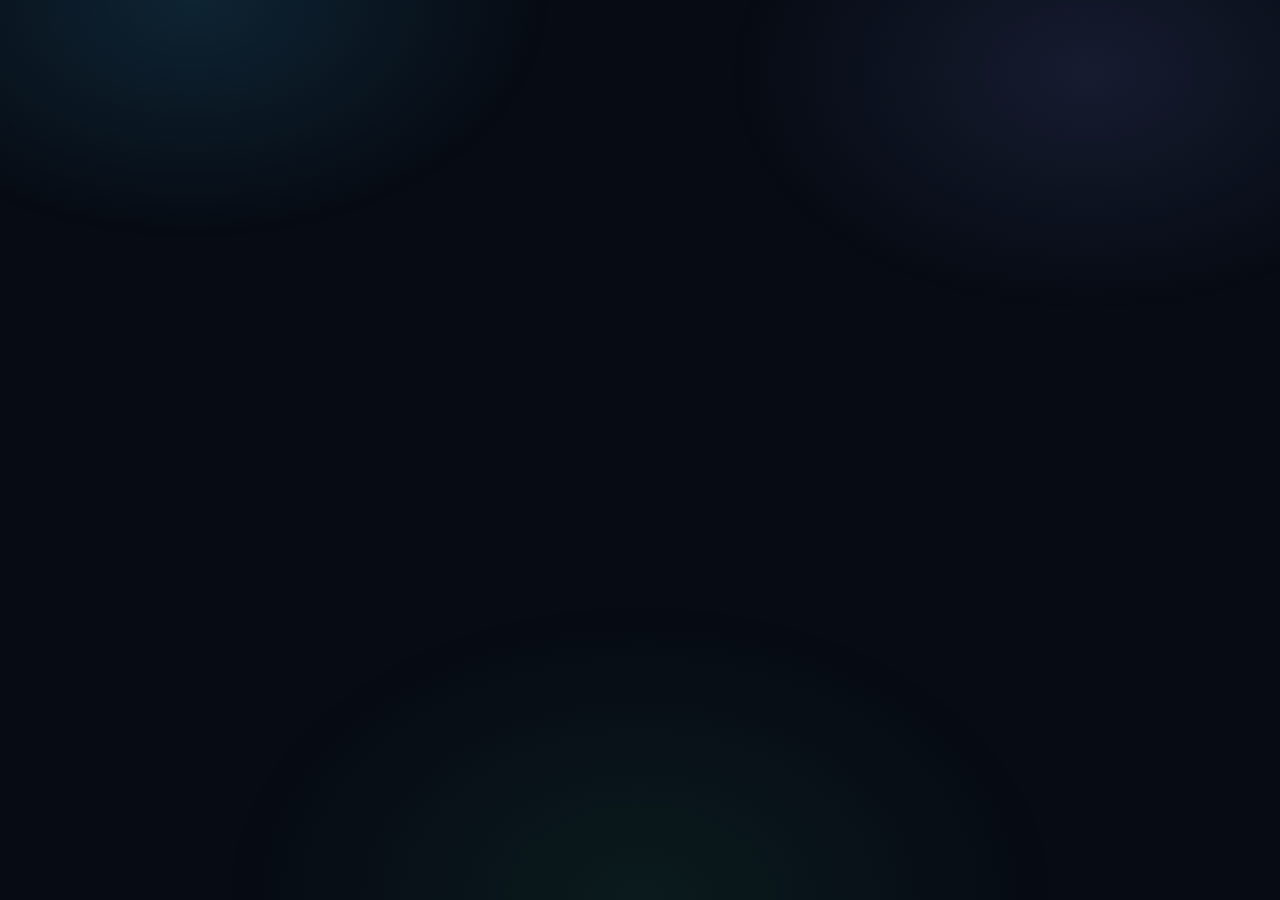
<file: deepseek_html_20260917_2277cb.html>
<!DOCTYPE html>
<html lang="ru">
<head>
<meta charset="utf-8">
<meta name="viewport" content="width=device-width, initial-scale=1">
<title>NetQuiz — тренажёр по сетям</title>
<style>
  *,*::before,*::after{box-sizing:border-box}
  :root{
    --bg:#070b13;--border:rgba(255,255,255,.09);--text:#e9eefb;--muted:#8b98b0;
    --accent:#38bdf8;--accent2:#818cf8;--ok:#34d399;--bad:#f87171;--warn:#fbbf24;
  }
  html,body{height:100%}
  body{
    margin:0;font-family:'Inter',-apple-system,BlinkMacSystemFont,'Segoe UI',Roboto,Helvetica,Arial,sans-serif;
    background:var(--bg);color:var(--text);min-height:100vh;display:flex;justify-content:center;
    padding:24px 14px 64px;-webkit-font-smoothing:antialiased;
  }
  body::before{
    content:'';position:fixed;inset:0;
    background:
      radial-gradient(600px 400px at 15% 0%,rgba(56,189,248,.14),transparent 60%),
      radial-gradient(600px 400px at 85% 8%,rgba(129,140,248,.13),transparent 60%),
      radial-gradient(700px 500px at 50% 100%,rgba(52,211,153,.08),transparent 60%);
    pointer-events:none;z-index:0;
  }
  #app{width:100%;max-width:840px;position:relative;z-index:1}
  .card{
    background:linear-gradient(180deg,rgba(20,28,46,.92),rgba(13,18,32,.94));
    border:1px solid var(--border);border-radius:22px;padding:28px;
    box-shadow:0 30px 70px -30px rgba(0,0,0,.95);backdrop-filter:blur(14px);
    animation:fadeUp .35s ease both;
  }
  @keyframes fadeUp{from{opacity:0;transform:translateY(12px)}to{opacity:1;transform:none}}
  @keyframes fadeIn{from{opacity:0}to{opacity:1}}
  @keyframes popIn{from{opacity:0;transform:translateY(6px) scale(.97)}to{opacity:1;transform:none}}

  h1{font-size:30px;margin:0 0 6px;letter-spacing:-.6px;
     background:linear-gradient(100deg,#fff,#9fd8ff 60%,#b7bcff);
     -webkit-background-clip:text;background-clip:text;color:transparent}
  h2{font-size:20px;margin:0 0 10px;letter-spacing:-.3px}
  .sub{color:var(--muted);margin:0 0 20px;font-size:14.5px;line-height:1.6}

  .topnav{display:flex;align-items:center;gap:10px;margin-bottom:20px;flex-wrap:wrap}
  .topnav .back{
    background:rgba(255,255,255,.04);border:1px solid var(--border);color:var(--text);
    padding:7px 13px;border-radius:10px;font-size:13px;cursor:pointer;font-family:inherit;
    transition:.15s;
  }
  .topnav .back:hover{background:rgba(255,255,255,.1)}
  .topnav .title{margin-left:auto;color:var(--muted);font-size:13px}

  .stat-row{display:flex;gap:8px;flex-wrap:wrap;margin-bottom:18px}
  .stat{
    flex:1;min-width:110px;padding:11px 13px;border:1px solid var(--border);border-radius:12px;
    background:rgba(255,255,255,.025);
  }
  .stat .v{font-size:19px;font-weight:800;letter-spacing:-.3px}
  .stat .l{font-size:11px;color:var(--muted);text-transform:uppercase;letter-spacing:.06em;margin-top:3px}

  .grid{display:grid;grid-template-columns:repeat(auto-fill,minmax(190px,1fr));gap:11px}
  .mode{
    border:1px solid var(--border);border-radius:14px;padding:15px;background:rgba(255,255,255,.025);
    cursor:pointer;transition:.16s;text-align:left;font-family:inherit;color:inherit;
  }
  .mode:hover{background:rgba(56,189,248,.08);border-color:rgba(56,189,248,.4);transform:translateY(-2px)}
  .mode .ico{font-size:22px;margin-bottom:8px;display:block}
  .mode .t{font-weight:700;font-size:14.5px;margin-bottom:4px}
  .mode .d{font-size:12.5px;color:var(--muted);line-height:1.5}
  .mode.disabled{opacity:.5;cursor:not-allowed}
  .mode .badge{display:inline-block;background:rgba(248,113,113,.18);color:#fca5a5;font-size:10.5px;padding:2px 7px;border-radius:6px;font-weight:800;margin-left:6px;vertical-align:middle}

  .section{margin-bottom:20px}
  .label{font-size:11.5px;text-transform:uppercase;letter-spacing:.1em;color:var(--muted);margin-bottom:9px;font-weight:600}
  .chips{display:flex;flex-wrap:wrap;gap:8px}
  .chip{
    font-family:inherit;font-size:13.5px;font-weight:500;padding:9px 15px;border-radius:10px;
    border:1px solid var(--border);background:rgba(255,255,255,.03);color:var(--muted);cursor:pointer;transition:.16s;
  }
  .chip:hover{color:var(--text);border-color:rgba(56,189,248,.4);background:rgba(56,189,248,.08)}
  .chip.active{color:#04121d;background:linear-gradient(120deg,var(--accent),#7dd3fc);border-color:transparent;font-weight:700}
  .chip.active.adv{background:linear-gradient(120deg,#f472b6,#a78bfa);color:#1a0716}
  .chip.active.mid{background:linear-gradient(120deg,#38bdf8,#22d3ee);color:#04121d}
  .chip.sm{padding:6px 11px;font-size:12px}

  .switch{
    display:flex;align-items:center;gap:11px;padding:13px 15px;border:1px solid var(--border);
    border-radius:12px;background:rgba(255,255,255,.025);cursor:pointer;font-size:14px;
    color:#b9c5da;margin-bottom:20px;user-select:none;transition:.16s;
  }
  .switch:hover{border-color:rgba(56,189,248,.35)}
  .switch input{width:18px;height:18px;accent-color:var(--accent);cursor:pointer}

  .btn{
    font-family:inherit;padding:13px 20px;border-radius:12px;border:1px solid var(--border);
    background:rgba(255,255,255,.05);color:var(--text);font-size:14.5px;font-weight:600;
    cursor:pointer;transition:.16s;display:inline-flex;align-items:center;justify-content:center;gap:8px;
  }
  .btn:hover{background:rgba(255,255,255,.1)}
  .btn.primary{
    background:linear-gradient(120deg,var(--accent),var(--accent2));border:none;color:#05101c;
    font-weight:700;box-shadow:0 12px 32px -14px rgba(56,189,248,.9);
  }
  .btn.primary:hover{filter:brightness(1.08);transform:translateY(-1px)}
  .btn.wide{width:100%}
  .btn.ghost{background:transparent}

  .hint{text-align:center;color:var(--muted);font-size:12.5px;margin-top:12px}

  /* --- quiz --- */
  .topbar{display:flex;align-items:center;gap:10px;margin-bottom:12px;flex-wrap:wrap}
  .pill{font-size:11px;font-weight:800;padding:5px 11px;border-radius:7px;letter-spacing:.04em;text-transform:uppercase}
  .pill.basic{background:rgba(52,211,153,.15);color:#6ee7b7;border:1px solid rgba(52,211,153,.3)}
  .pill.middle{background:rgba(56,189,248,.15);color:#7dd3fc;border:1px solid rgba(56,189,248,.3)}
  .pill.advanced{background:rgba(244,114,182,.15);color:#f9a8d4;border:1px solid rgba(244,114,182,.3)}
  .pill.topic{background:rgba(255,255,255,.06);color:#b9c5da;border:1px solid var(--border);text-transform:none;letter-spacing:0}
  .qcount{color:var(--muted);font-size:13px}
  .right-meta{margin-left:auto;display:flex;align-items:center;gap:12px}
  .score-mini{font-size:13.5px;color:var(--ok);font-weight:800}
  .timer{font-size:14px;font-weight:800;color:var(--accent);font-variant-numeric:tabular-nums;min-width:44px;text-align:right}
  .timer.urgent{color:var(--bad);animation:pulse .9s infinite}
  @keyframes pulse{50%{opacity:.45}}
  .bookmark-btn{
    background:transparent;border:1px solid var(--border);color:var(--muted);padding:4px 9px;
    border-radius:8px;cursor:pointer;font-size:15px;line-height:1;transition:.15s;font-family:inherit;
  }
  .bookmark-btn:hover{border-color:var(--warn);color:var(--warn)}
  .bookmark-btn.on{background:rgba(251,191,36,.15);color:var(--warn);border-color:var(--warn)}

  .progress{height:6px;border-radius:99px;background:rgba(255,255,255,.07);overflow:hidden;margin-bottom:22px}
  .progress-fill{height:100%;border-radius:99px;background:linear-gradient(90deg,var(--accent),var(--accent2));transition:width .35s ease}

  .question{font-size:19px;line-height:1.55;font-weight:600;margin:0 0 8px;letter-spacing:-.2px}
  .diagram{margin:0 0 20px;padding:14px;border:1px solid var(--border);border-radius:12px;background:rgba(255,255,255,.02);display:flex;justify-content:center}
  .diagram svg{max-width:100%;height:auto}

  .options{display:flex;flex-direction:column;gap:9px;margin-top:14px}
  .option{
    display:flex;align-items:flex-start;gap:12px;width:100%;text-align:left;
    padding:14px 15px;background:rgba(255,255,255,.03);border:1px solid rgba(255,255,255,.09);
    border-radius:12px;color:var(--text);font-size:14.5px;line-height:1.55;font-family:inherit;
    cursor:pointer;transition:.15s;
  }
  .option:hover:not(.locked){background:rgba(56,189,248,.09);border-color:rgba(56,189,248,.45);transform:translateX(3px)}
  .option.locked{cursor:default}
  .option .letter{
    flex:0 0 26px;height:26px;border-radius:8px;display:grid;place-items:center;
    background:rgba(255,255,255,.07);font-size:12.5px;font-weight:800;color:var(--muted);
  }
  .option.correct{background:rgba(52,211,153,.13);border-color:rgba(52,211,153,.6)}
  .option.correct .letter{background:var(--ok);color:#05271c}
  .option.wrong{background:rgba(248,113,113,.12);border-color:rgba(248,113,113,.6)}
  .option.wrong .letter{background:var(--bad);color:#3b0a0a}
  .option.dim{opacity:.55}

  .input-row{display:flex;gap:9px;margin-top:14px;flex-wrap:wrap}
  .input-row input{
    flex:1;min-width:170px;padding:13px 15px;border-radius:12px;border:1px solid var(--border);
    background:rgba(255,255,255,.03);color:var(--text);font-size:15px;font-family:inherit;outline:none;
    transition:.15s;
  }
  .input-row input:focus{border-color:var(--accent);box-shadow:0 0 0 3px rgba(56,189,248,.15)}
  .input-row input:disabled{opacity:.7}
  .input-row input.ok{border-color:var(--ok);background:rgba(52,211,153,.08)}
  .input-row input.no{border-color:var(--bad);background:rgba(248,113,113,.08)}

  .explain{
    margin-top:16px;padding:14px 16px;border-left:3px solid var(--accent);
    background:rgba(56,189,248,.07);border-radius:0 12px 12px 0;font-size:13.5px;
    line-height:1.7;color:#c9d6ea;animation:fadeIn .25s ease both;
  }
  .explain.bad{border-left-color:var(--bad);background:rgba(248,113,113,.07)}
  .explain.good{border-left-color:var(--ok);background:rgba(52,211,153,.07)}
  .related{
    margin-top:12px;display:flex;flex-wrap:wrap;gap:6px;align-items:center;
    font-size:12px;color:var(--muted);animation:fadeIn .25s ease both;
  }
  .related .chip.sm{cursor:pointer}
  .related .lbl{margin-right:4px}

  .difficulty-rate{
    margin-top:12px;display:flex;flex-wrap:wrap;gap:7px;align-items:center;
    animation:fadeIn .3s ease both;
  }
  .difficulty-rate .lbl{font-size:12.5px;color:var(--muted);margin-right:4px}
  .diff-btn{
    padding:6px 12px;border-radius:9px;border:1px solid var(--border);background:rgba(255,255,255,.03);
    color:var(--muted);font-size:12.5px;cursor:pointer;font-family:inherit;transition:.15s;
  }
  .diff-btn:hover{border-color:rgba(56,189,248,.4);color:var(--text)}
  .diff-btn.active{background:rgba(56,189,248,.15);border-color:var(--accent);color:var(--accent)}

  .actions{margin-top:18px;display:flex;gap:9px;flex-wrap:wrap}
  .actions .btn{flex:1;min-width:150px}

  /* --- result --- */
  .result-head{display:flex;align-items:center;gap:22px;margin-bottom:22px;flex-wrap:wrap}
  .ring{
    --p:0%;--c:var(--accent);width:140px;height:140px;flex:0 0 140px;border-radius:50%;
    background:conic-gradient(var(--c) 0 var(--p),rgba(255,255,255,.07) var(--p) 100%);
    display:grid;place-items:center;position:relative;transition:background .6s;
  }
  .ring::after{content:'';position:absolute;inset:0;border-radius:50%;box-shadow:0 0 40px -8px var(--c);opacity:.45}
  .ring-inner{
    width:108px;height:108px;border-radius:50%;background:#0c1120;display:flex;flex-direction:column;
    align-items:center;justify-content:center;position:relative;z-index:1;
  }
  .pct{font-size:28px;font-weight:800;letter-spacing:-1px}
  .frac{font-size:11.5px;color:var(--muted);margin-top:2px}

  .level-stats{display:flex;flex-wrap:wrap;gap:7px;margin-top:10px}
  .lstat{font-size:12px;padding:5px 10px;border-radius:8px;background:rgba(255,255,255,.05);border:1px solid var(--border);color:#b9c5da}
  .topic-bar{margin-top:8px}
  .topic-row{
    display:flex;align-items:center;gap:9px;padding:7px 10px;border-radius:9px;margin-bottom:5px;
    font-size:12.5px;background:rgba(255,255,255,.025);border:1px solid var(--border);
  }
  .topic-row .name{flex:0 0 auto;min-width:110px;color:#d0dbea}
  .topic-row .bar{flex:1;height:7px;border-radius:99px;background:rgba(255,255,255,.07);overflow:hidden}
  .topic-row .bar span{display:block;height:100%;background:linear-gradient(90deg,var(--ok),#22d3ee);border-radius:99px;transition:width .4s}
  .topic-row .frac{flex:0 0 auto;color:var(--muted);font-variant-numeric:tabular-nums}
  .topic-row .run{
    flex:0 0 auto;background:transparent;border:1px solid var(--border);color:var(--muted);border-radius:7px;
    font-size:11px;padding:3px 8px;cursor:pointer;font-family:inherit;transition:.15s;
  }
  .topic-row .run:hover{border-color:var(--accent);color:var(--accent)}

  .divider{height:1px;background:var(--border);margin:22px 0}
  .filters{display:flex;gap:7px;margin-bottom:12px;flex-wrap:wrap}
  .review{display:flex;flex-direction:column;gap:10px}
  .review-item{
    border:1px solid var(--border);border-left:3px solid var(--ok);border-radius:11px;
    padding:13px 15px;background:rgba(255,255,255,.022);font-size:13.5px;line-height:1.65;
  }
  .review-item.bad{border-left-color:var(--bad)}
  .ri-q{font-weight:600;margin-bottom:7px;display:flex;gap:8px}
  .ri-mark{flex:0 0 auto;font-weight:800}
  .ri-mark.ok{color:var(--ok)}
  .ri-mark.no{color:var(--bad)}
  .ri-line{color:var(--muted);font-size:13px;margin-bottom:3px}
  .ri-line span.ok{color:#6ee7b7}
  .ri-line span.no{color:#fca5a5}
  .ri-exp{margin-top:7px;color:#9fb0c9;font-size:13px;border-top:1px dashed rgba(255,255,255,.08);padding-top:7px}

  /* --- flashcards --- */
  .flash-wrap{perspective:1400px;margin:24px 0}
  .flash{
    position:relative;width:100%;min-height:240px;cursor:pointer;transform-style:preserve-3d;
    transition:transform .55s cubic-bezier(.4,.2,.2,1);
  }
  .flash.flipped{transform:rotateY(180deg)}
  .flash-face{
    position:absolute;inset:0;backface-visibility:hidden;display:flex;flex-direction:column;
    align-items:center;justify-content:center;padding:26px;border-radius:18px;text-align:center;
  }
  .flash-front{background:linear-gradient(140deg,rgba(56,189,248,.15),rgba(129,140,248,.13));border:1px solid rgba(56,189,248,.35)}
  .flash-back{
    background:linear-gradient(140deg,rgba(52,211,153,.13),rgba(34,211,238,.1));
    border:1px solid rgba(52,211,153,.35);transform:rotateY(180deg);
  }
  .flash-term{font-size:26px;font-weight:800;letter-spacing:-.4px;word-break:break-word}
  .flash-hint{margin-top:9px;color:var(--muted);font-size:12.5px}
  .flash-def{font-size:14.5px;line-height:1.7;color:#d0dbea;max-width:520px}

  /* --- glossary --- */
  .search{
    width:100%;padding:12px 15px;border-radius:12px;border:1px solid var(--border);
    background:rgba(255,255,255,.03);color:var(--text);font-size:14.5px;font-family:inherit;
    outline:none;transition:.15s;margin-bottom:14px;
  }
  .search:focus{border-color:var(--accent);box-shadow:0 0 0 3px rgba(56,189,248,.15)}
  .gloss-list{display:flex;flex-direction:column;gap:8px;max-height:520px;overflow-y:auto;padding-right:4px}
  .gloss-item{
    padding:12px 14px;border:1px solid var(--border);border-radius:11px;
    background:rgba(255,255,255,.022);font-size:13.5px;line-height:1.65;
  }
  .gloss-item .t{font-weight:800;color:var(--accent);margin-bottom:5px;font-size:13.5px}
  .gloss-item .d{color:#c8d4e8}

  /* --- achievements --- */
  .ach-grid{display:grid;grid-template-columns:repeat(auto-fill,minmax(160px,1fr));gap:10px}
  .ach{
    padding:14px 12px;border:1px solid var(--border);border-radius:13px;background:rgba(255,255,255,.03);
    text-align:center;transition:.2s;
  }
  .ach.unlocked{border-color:rgba(52,211,153,.5);background:linear-gradient(180deg,rgba(52,211,153,.08),rgba(52,211,153,.02))}
  .ach.locked{opacity:.45;filter:grayscale(.8)}
  .ach .ico{font-size:28px;margin-bottom:6px}
  .ach .t{font-size:13px;font-weight:700;margin-bottom:3px}
  .ach .d{font-size:11.5px;color:var(--muted);line-height:1.4}

  /* --- calculator --- */
  .calc-inputs{display:flex;gap:9px;flex-wrap:wrap;margin-bottom:16px}
  .calc-inputs input{
    padding:11px 14px;border-radius:11px;border:1px solid var(--border);background:rgba(255,255,255,.03);
    color:var(--text);font-size:14.5px;font-family:inherit;outline:none;transition:.15s;width:100%;
  }
  .calc-inputs input:focus{border-color:var(--accent);box-shadow:0 0 0 3px rgba(56,189,248,.15)}
  .calc-inputs .ip{flex:2;min-width:200px}
  .calc-inputs .pfx{flex:1;min-width:100px}
  .calc-out{display:grid;grid-template-columns:repeat(auto-fill,minmax(220px,1fr));gap:9px;margin-top:8px}
  .calc-cell{
    padding:11px 13px;border:1px solid var(--border);border-radius:11px;background:rgba(255,255,255,.025);
    font-size:13px;
  }
  .calc-cell .l{font-size:11px;color:var(--muted);text-transform:uppercase;letter-spacing:.07em;margin-bottom:3px}
  .calc-cell .v{font-family:'SF Mono',Menlo,Consolas,monospace;font-size:14px;color:var(--accent);word-break:break-all}

  /* --- terminal --- */
  .terminal{
    background:#05080d;border:1px solid var(--border);border-radius:13px;padding:14px;
    font-family:'SF Mono',Menlo,Consolas,monospace;font-size:12.5px;line-height:1.65;
    height:340px;overflow-y:auto;color:#c8d4e8;margin-bottom:10px;
  }
  .term-line{white-space:pre-wrap;word-break:break-word}
  .term-prompt{color:#6ee7b7}
  .term-error{color:#fca5a5}
  .term-info{color:#93c5fd}
  .term-input{
    display:flex;gap:8px;align-items:center;background:#05080d;border:1px solid var(--border);
    border-radius:11px;padding:9px 13px;
  }
  .term-input .prompt{color:#6ee7b7;font-family:'SF Mono',Menlo,Consolas,monospace;font-size:12.5px}
  .term-input input{
    flex:1;background:transparent;border:none;color:#c8d4e8;font-family:'SF Mono',Menlo,Consolas,monospace;
    font-size:12.5px;outline:none;padding:0;
  }

  /* --- toast --- */
  #toast{
    position:fixed;top:20px;left:50%;transform:translateX(-50%);z-index:2000;pointer-events:none;
    display:flex;flex-direction:column;gap:8px;align-items:center;
  }
  .toast{
    background:linear-gradient(120deg,rgba(52,211,153,.95),rgba(34,211,238,.9));
    color:#04120d;padding:11px 18px;border-radius:12px;font-weight:800;font-size:13.5px;
    box-shadow:0 20px 50px -12px rgba(52,211,153,.6);animation:toastIn .35s ease both;
    display:flex;align-items:center;gap:9px;max-width:90vw;
  }
  @keyframes toastIn{from{opacity:0;transform:translateY(-10px) scale(.95)}to{opacity:1;transform:none}}
  @keyframes toastOut{to{opacity:0;transform:translateY(-10px)}}

  /* --- popup --- */
  .term{border-bottom:1px dashed rgba(56,189,248,.5);cursor:help;padding-bottom:1px}
  .term-icon{
    display:inline-flex;align-items:center;justify-content:center;width:15px;height:15px;border-radius:50%;
    background:rgba(56,189,248,.18);border:1px solid rgba(56,189,248,.55);color:var(--accent);
    font-size:10px;font-weight:800;margin-left:3px;vertical-align:middle;cursor:pointer;transition:.15s;
    user-select:none;line-height:1;position:relative;top:-1px;
  }
  .term-icon:hover,.term-icon:focus-visible{
    background:var(--accent);color:#04121d;transform:scale(1.18);outline:none;
    box-shadow:0 0 12px rgba(56,189,248,.6);
  }
  .term-popup{
    position:fixed;z-index:1000;max-width:330px;min-width:220px;
    background:linear-gradient(180deg,#1b2438,#131a2c);border:1px solid rgba(56,189,248,.4);
    border-radius:14px;padding:14px 16px 15px;
    box-shadow:0 24px 60px -18px rgba(0,0,0,.95),0 0 0 1px rgba(255,255,255,.04) inset;
    font-size:13.5px;line-height:1.6;color:#dbe4f5;animation:popIn .18s ease both;
  }
  .term-popup-title{
    font-weight:800;color:var(--accent);font-size:12px;letter-spacing:.06em;margin-bottom:7px;
    text-transform:uppercase;padding-right:22px;word-break:break-word;
  }
  .term-popup-body{color:#c8d4e8;word-break:break-word}
  .term-popup-close{
    position:absolute;top:8px;right:8px;width:22px;height:22px;border:none;background:rgba(255,255,255,.06);
    color:var(--muted);border-radius:50%;cursor:pointer;font-size:15px;line-height:1;display:grid;
    place-items:center;padding:0;transition:.15s;
  }
  .term-popup-close:hover{background:rgba(255,255,255,.15);color:#fff}

  /* --- exam --- */
  .exam-banner{
    padding:11px 14px;border-radius:11px;background:linear-gradient(120deg,rgba(244,114,182,.15),rgba(167,139,250,.13));
    border:1px solid rgba(244,114,182,.4);font-size:13.5px;margin-bottom:16px;color:#f9a8d4;
    display:flex;justify-content:space-between;align-items:center;gap:10px;flex-wrap:wrap;
  }
  .exam-banner b{color:#fff;font-variant-numeric:tabular-nums}

  @media (max-width:560px){
    body{padding:14px 10px 40px}
    .card{padding:20px 16px;border-radius:18px}
    h1{font-size:24px}
    .question{font-size:17px}
    .result-head{gap:16px;justify-content:center;text-align:center}
    .ring{flex:0 0 120px;width:120px;height:120px}
    .ring-inner{width:92px;height:92px}
    .pct{font-size:24px}
    .result-text{width:100%}
    .level-stats,.topic-bar{justify-content:center}
    .flash-term{font-size:22px}
    .term-popup{max-width:calc(100vw - 24px)}
    .grid{grid-template-columns:1fr 1fr}
  }
</style>
</head>
<body>
<div id="app"></div>
<div id="termPopup" class="term-popup" hidden role="dialog" aria-live="polite">
  <button class="term-popup-close" aria-label="Закрыть">×</button>
  <div class="term-popup-title"></div>
  <div class="term-popup-body"></div>
</div>
<div id="toast"></div>

<script>
/* ============================================================
   ГЛОССАРИЙ
   ============================================================ */
const GLOSSARY = {
  'OSI':'Open Systems Interconnection — эталонная модель сетевого взаимодействия из 7 уровней.',
  'TCP':'Transmission Control Protocol — транспортный протокол с установкой соединения и гарантией доставки.',
  'UDP':'User Datagram Protocol — транспортный протокол без соединения и без гарантий доставки.',
  'IP':'Internet Protocol — межсетевой протокол адресации и маршрутизации.',
  'IPv4':'Internet Protocol version 4 — 32-битные адреса, четыре октета.',
  'IPv6':'Internet Protocol version 6 — 128-битные адреса.',
  'IP-адрес':'Уникальный числовой адрес устройства в IP-сети.',
  'ICMP':'Internet Control Message Protocol — служебный протокол диагностики (ping, traceroute).',
  'ARP':'Address Resolution Protocol — сопоставляет IP и MAC внутри локальной сети.',
  'DNS':'Domain Name System — преобразует доменные имена в IP-адреса.',
  'DHCP':'Dynamic Host Configuration Protocol — автоматически выдаёт IP, маску, шлюз и DNS.',
  'HTTPS':'HTTP Secure — HTTP поверх TLS, порт 443.',
  'HTTP':'HyperText Transfer Protocol — протокол передачи гипертекста, порт 80.',
  'SSH':'Secure Shell — защищённый удалённый доступ, порт 22.',
  'FTP':'File Transfer Protocol — передача файлов, порты 20/21.',
  'SMTP':'Simple Mail Transfer Protocol — отправка почты, порт 25.',
  'NAT':'Network Address Translation — трансляция сетевых адресов между частной и публичной сетью.',
  'PAT':'Port Address Translation — NAT с трансляцией портов.',
  'VLAN':'Virtual Local Area Network — логическое разделение L2 на изолированные сегменты.',
  'STP':'Spanning Tree Protocol — защита от петель на канальном уровне.',
  'RSTP':'Rapid Spanning Tree Protocol (802.1w) — быстрая сходимость.',
  'OSPF':'Open Shortest Path First — внутренний протокол маршрутизации, алгоритм Дейкстры.',
  'BGP':'Border Gateway Protocol — протокол маршрутизации между автономными системами, TCP/179.',
  'RIP':'Routing Information Protocol — дистанционно-векторный протокол.',
  'EIGRP':'Enhanced Interior Gateway Routing Protocol — проприетарный Cisco.',
  'MTU':'Maximum Transmission Unit — максимальный размер кадра. Ethernet: 1500 байт.',
  'MSS':'Maximum Segment Size — максимальный размер полезной нагрузки TCP-сегмента.',
  'PMTUD':'Path MTU Discovery — определение минимального MTU на пути.',
  'CIDR':'Classless Inter-Domain Routing — бесклассовая адресация с длиной префикса.',
  'MAC':'Media Access Control — 48-битный аппаратный адрес интерфейса.',
  'MAC-адрес':'Аппаратный адрес сетевого интерфейса (48 бит).',
  'TTL':'Time To Live — уменьшается на каждом маршрутизаторе; при нуле пакет отбрасывается.',
  'SPF':'Shortest Path First — алгоритм Дейкстры, используется в OSPF.',
  'LSDB':'Link State Database — база топологии сети в OSPF.',
  'DUAL':'Diffusing Update Algorithm — алгоритм EIGRP.',
  'AAAA':'DNS-запись IPv6-адреса.',
  'CNAME':'Canonical Name — псевдоним имени в DNS.',
  'PTR':'Pointer — обратная DNS-запись IP → имя.',
  'MX':'Mail Exchange — почтовые серверы домена.',
  'NS':'Name Server — авторитативные серверы зоны.',
  'SYN':'Synchronize — флаг TCP для установки соединения.',
  'ACK':'Acknowledgment — флаг TCP подтверждения.',
  'FIN':'Finish — флаг TCP завершения соединения.',
  'cwnd':'Congestion Window — окно перегрузки TCP.',
  'ssthresh':'Slow Start Threshold — порог перехода к congestion avoidance.',
  'slow start':'Начальная фаза TCP с экспоненциальным ростом окна.',
  'three-way handshake':'Рукопожатие TCP: SYN → SYN-ACK → ACK.',
  'MPLS':'Multiprotocol Label Switching — коммутация по меткам.',
  'LSR':'Label Switch Router — маршрутизатор меток.',
  'LSP':'Label Switched Path — путь по меткам в MPLS.',
  'VPN':'Virtual Private Network — виртуальная частная сеть.',
  'BFD':'Bidirectional Forwarding Detection — быстрая детекция отказа (мс).',
  'IGP':'Interior Gateway Protocol — внутренний протокол (OSPF, IS-IS, EIGRP).',
  'EGP':'Exterior Gateway Protocol — внешний протокол (BGP).',
  'PIM':'Protocol Independent Multicast — мультикаст-маршрутизация.',
  'RP':'Rendezvous Point — точка встречи в PIM SM.',
  'RPT':'Rendezvous Point Tree — разделяемое дерево в PIM SM.',
  'SPT':'Shortest Path Tree — дерево кратчайших путей.',
  'SLAAC':'Stateless Address Autoconfiguration — автоконфигурация IPv6 без DHCP.',
  'RA':'Router Advertisement — сообщение IPv6-маршрутизатора.',
  'DAD':'Duplicate Address Detection — проверка уникальности IPv6-адреса.',
  'TCAM':'Ternary CAM — память для параллельного поиска (ACL, FIB).',
  'ACL':'Access Control List — список контроля доступа.',
  'FIB':'Forwarding Information Base — таблица пересылки.',
  'VRF':'Virtual Routing and Forwarding — изолированная таблица маршрутизации.',
  'VXLAN':'Virtual Extensible LAN — L2-туннель поверх L3 с инкапсуляцией в UDP.',
  'VNI':'VXLAN Network Identifier — 24-битный идентификатор сегмента.',
  'EVPN':'Ethernet VPN — BGP-сигнализация для VXLAN.',
  'BUM':'Broadcast, Unknown unicast, Multicast — трафик для распространения.',
  'IMET':'Inclusive Multicast Ethernet Tag — маршрут EVPN для BUM.',
  'ECMP':'Equal-Cost Multi-Path — балансировка по равнозначным маршрутам.',
  'QUIC':'Quick UDP Internet Connections — транспорт поверх UDP с TLS 1.3.',
  'TLS':'Transport Layer Security — шифрование транспортного уровня.',
  '0-RTT':'Режим QUIC/TLS с нулевым RTT.',
  'head-of-line blocking':'Блокировка всех потоков из-за одного медленного.',
  'LACP':'Link Aggregation Control Protocol (802.3ad) — агрегация линков.',
  'VRRP':'Virtual Router Redundancy Protocol — резервирование шлюза.',
  'RPKI':'Resource Public Key Infrastructure — проверка прав на анонс префиксов.',
  'ROA':'Route Origin Authorization — разрешение на анонс префикса.',
  'IRR':'Internet Routing Registry — реестр маршрутных объектов.',
  'CUBIC':'Алгоритм контроля перегрузки TCP, дефолт в Linux.',
  'Reno':'Классический алгоритм контроля перегрузки TCP.',
  'anycast':'Один адрес анонсируется из нескольких точек; трафик идёт к ближайшей.',
  'multicast':'Групповая адресация: один отправитель, много получателей.',
  'broadcast':'Широковещательный адрес — всем узлам подсети.',
  'loopback':'Петлевой интерфейс, 127.0.0.1 — не покидает устройство.',
  'шлюз по умолчанию':'Default gateway — куда идут пакеты вне локальной сети.',
  'подсеть':'Логическое деление сети на более мелкие сегменты.',
  'префикс':'Длина маски подсети в битах, например /24.',
  'маска':'Маска подсети — граница сети и хоста в IP-адресе.',
  'автономная система':'Autonomous System (AS) — группа сетей под единым управлением.',
  'пропускная способность':'Bandwidth — теоретический максимум канала.',
  'throughput':'Реально достигнутая скорость передачи.',
  'хоп':'Один переход между маршрутизаторами на пути пакета.',
  'фрагментация':'Разбиение пакета на части, если он больше MTU.',
  'инкапсуляция':'Вложение пакета одного протокола внутрь другого.',
  'октет':'8-битная часть IP-адреса (0–255).'
};

/* ============================================================
   SVG-ДИАГРАММЫ
   ============================================================ */
const DIAGRAMS = {
  handshake: `<svg viewBox="0 0 380 170" xmlns="http://www.w3.org/2000/svg">
    <defs><marker id="ar" markerWidth="9" markerHeight="9" refX="7" refY="3" orient="auto">
      <path d="M0,0 L0,6 L7,3 z" fill="#38bdf8"/></marker></defs>
    <text x="40" y="20" fill="#8b98b0" font-size="12" font-family="sans-serif">Клиент</text>
    <text x="290" y="20" fill="#8b98b0" font-size="12" font-family="sans-serif">Сервер</text>
    <line x1="60" y1="30" x2="60" y2="160" stroke="#475569" stroke-dasharray="3 3"/>
    <line x1="320" y1="30" x2="320" y2="160" stroke="#475569" stroke-dasharray="3 3"/>
    <line x1="62" y1="55" x2="316" y2="55" stroke="#38bdf8" stroke-width="1.5" marker-end="url(#ar)"/>
    <text x="150" y="48" fill="#7dd3fc" font-size="11.5" font-family="sans-serif">SYN (seq=x)</text>
    <line x1="318" y1="90" x2="64" y2="90" stroke="#a78bfa" stroke-width="1.5" marker-end="url(#ar)"/>
    <text x="130" y="83" fill="#c4b5fd" font-size="11.5" font-family="sans-serif">SYN-ACK (seq=y, ack=x+1)</text>
    <line x1="62" y1="125" x2="316" y2="125" stroke="#34d399" stroke-width="1.5" marker-end="url(#ar)"/>
    <text x="165" y="118" fill="#6ee7b7" font-size="11.5" font-family="sans-serif">ACK (ack=y+1)</text>
  </svg>`,

  osi: `<svg viewBox="0 0 360 260" xmlns="http://www.w3.org/2000/svg" font-family="sans-serif">
    ${[
      ['7','Прикладной','#f472b6'],
      ['6','Представления','#a78bfa'],
      ['5','Сеансовый','#818cf8'],
      ['4','Транспортный','#38bdf8'],
      ['3','Сетевой','#22d3ee'],
      ['2','Канальный','#34d399'],
      ['1','Физический','#a3e635']
    ].map((l,i)=>`
      <rect x="30" y="${10+i*34}" width="300" height="30" rx="8" fill="${l[2]}" opacity="0.16" stroke="${l[2]}" stroke-opacity="0.5"/>
      <text x="44" y="${30+i*34}" fill="${l[2]}" font-size="13" font-weight="700">${l[0]}</text>
      <text x="70" y="${30+i*34}" fill="#e9eefb" font-size="13">${l[1]}</text>
    `).join('')}
  </svg>`,

  subnet: `<svg viewBox="0 0 400 130" xmlns="http://www.w3.org/2000/svg" font-family="sans-serif">
    <text x="10" y="20" fill="#8b98b0" font-size="11.5">192.168.10.0/24</text>
    <rect x="10" y="30" width="380" height="34" rx="8" fill="#38bdf8" opacity="0.14" stroke="#38bdf8" stroke-opacity="0.4"/>
    <text x="20" y="52" fill="#7dd3fc" font-size="12">Сеть: .0</text>
    <text x="140" y="52" fill="#e9eefb" font-size="12">Хосты: .1 – .254</text>
    <text x="310" y="52" fill="#fca5a5" font-size="12">Bcast: .255</text>
    <rect x="10" y="82" width="380" height="34" rx="8" fill="#34d399" opacity="0.1" stroke="#34d399" stroke-opacity="0.35"/>
    <text x="20" y="104" fill="#6ee7b7" font-size="12">Всего 256 адресов · 254 хоста · маска 255.255.255.0</text>
  </svg>`
};

/* ============================================================
   БАНК ВОПРОСОВ
   ============================================================ */
const QUESTIONS = [
  /* -------- БАЗОВЫЙ -------- */
  {level:'basic',topic:'IP',q:'Сколько бит содержится в IPv4-адресе?',opts:['16 бит','32 бита','64 бита','128 бит'],a:1,explain:'IPv4-адрес — 32 бита, четыре октета по 8 бит (например, 192.168.0.1). 128 бит — это уже IPv6.'},
  {level:'basic',topic:'TCP/UDP',q:'Какой протокол транспортного уровня обеспечивает гарантированную доставку данных?',opts:['UDP','TCP','ICMP','ARP'],a:1,explain:'TCP устанавливает соединение, нумерует сегменты и подтверждает получение (ACK). UDP работает без гарантий.'},
  {level:'basic',topic:'Порты',q:'Какой порт по умолчанию используется протоколом HTTPS?',opts:['21','80','443','8080'],a:2,explain:'HTTPS — 443/TCP, HTTP — 80/TCP. Порт 21 — FTP, 8080 часто используется как альтернативный HTTP-порт.'},
  {level:'basic',topic:'DNS',q:'Какую задачу решает DNS?',opts:['Шифрует трафик','Преобразует доменные имена в IP-адреса','Автоматически выдаёт IP-адреса','Маршрутизирует пакеты'],a:1,explain:'DNS — «телефонная книга интернета»: по имени находит IP-адрес. Выдачей адресов занимается DHCP.'},
  {level:'basic',topic:'Модель OSI',q:'На каком уровне модели OSI работает маршрутизация?',opts:['Канальный (L2)','Сетевой (L3)','Транспортный (L4)','Прикладной (L7)'],a:1,explain:'Маршрутизаторы работают на L3 с IP-адресами. Коммутаторы — на L2 с MAC-адресами.',diagram:'osi'},
  {level:'basic',topic:'Модель OSI',q:'Сколько уровней в эталонной модели OSI?',opts:['4','5','6','7'],a:3,explain:'Физический, канальный, сетевой, транспортный, сеансовый, представления и прикладной — всего 7.',diagram:'osi'},
  {level:'basic',topic:'Подсети',q:'Какой из перечисленных адресов является частным (RFC 1918)?',opts:['8.8.8.8','192.168.1.10','172.32.5.1','11.0.0.1'],a:1,explain:'Частные: 10.0.0.0/8, 172.16.0.0/12 (172.16–172.31), 192.168.0.0/16. Адрес 172.32.5.1 — уже публичный.'},
  {level:'basic',topic:'DHCP',q:'Что делает DHCP?',opts:['Сопоставляет IP и MAC','Автоматически выдаёт IP-адрес и сетевые параметры','Разрешает доменные имена','Проверяет доступность узлов'],a:1,explain:'DHCP выдаёт клиенту IP, маску, шлюз и адреса DNS-серверов.'},
  {level:'basic',topic:'Порты',q:'Какой порт по умолчанию у SSH?',opts:['20','22','23','25'],a:1,explain:'SSH — 22/TCP. Порт 23 — Telnet, 25 — SMTP, 20/21 — FTP.'},
  {level:'basic',topic:'Ethernet',q:'Что такое MAC-адрес?',opts:['Логический адрес, назначаемый администратором','Уникальный аппаратный адрес сетевого интерфейса','Адрес сети в интернете','Номер порта приложения'],a:1,explain:'MAC — 48-битный адрес, назначенный производителем. Работает на L2 и не маршрутизируется между сетями.'},
  {level:'basic',topic:'Подсети',q:'Маске 255.255.255.0 соответствует префикс…',opts:['/16','/24','/25','/32'],a:1,explain:'255.255.255.0 — 24 единичных бита, то есть /24. 256 адресов, из них 254 доступны хостам.',diagram:'subnet'},
  {level:'basic',topic:'TCP/UDP',q:'Какой протокол НЕ гарантирует доставку данных?',opts:['TCP','UDP','SCTP','FTP'],a:1,explain:'UDP не устанавливает соединение и не подтверждает получение. Поверх него работают DNS, DHCP и QUIC.'},
  {level:'basic',topic:'IP',q:'Что означает адрес 127.0.0.1?',opts:['Адрес шлюза','Loopback-адрес локального узла','Публичный адрес','Широковещательный адрес'],a:1,explain:'Вся сеть 127.0.0.0/8 — loopback. Пакеты не покидают устройство.'},
  {level:'basic',topic:'Маршрутизация',q:'Что такое шлюз по умолчанию (default gateway)?',opts:['DNS-сервер провайдера','Устройство для пакетов к узлам вне локальной сети','Коммутатор доступа','Сервер DHCP'],a:1,explain:'Если адрес назначения вне локальной подсети, пакет отправляется на шлюз.'},
  {level:'basic',topic:'DNS',q:'Какой порт используется службой DNS по умолчанию?',opts:['53','67','123','161'],a:0,explain:'DNS — 53-й порт: UDP для запросов, TCP для зонных передач.'},
  {level:'basic',topic:'Подсети',q:'Сколько хостов можно адресовать в сети /24?',opts:['254','255','256','512'],a:0,explain:'2⁸ = 256 адресов. Минус адрес сети и broadcast → 254 хоста.',diagram:'subnet'},
  {level:'basic',topic:'DNS',q:'Что такое запись A в DNS?',opts:['Соответствие имени IPv6-адресу','Соответствие имени IPv4-адресу','Почтовый сервер домена','Псевдоним имени'],a:1,explain:'A → IPv4, AAAA → IPv6, MX → почтовые серверы, CNAME → псевдоним, PTR → обратная зона.'},
  {level:'basic',topic:'Диагностика',q:'Какой протокол используется утилитой ping?',opts:['TCP','UDP','ICMP','IGMP'],a:2,explain:'ping отправляет ICMP Echo Request и ждёт Echo Reply.'},
  {level:'basic',topic:'Общие',q:'Что такое пропускная способность (bandwidth)?',opts:['Объём данных за сессию','Максимальная скорость передачи по каналу','Задержка пакета','Количество потерь'],a:1,explain:'Bandwidth — теоретический максимум. Реальная скорость — throughput.'},

  /* -------- СРЕДНИЙ -------- */
  {level:'middle',topic:'Подсети',q:'Сколько доступных для хостов адресов в подсети /26?',opts:['30','62','64','126'],a:1,explain:'2^(32−26)=64 адреса. Минус сеть и broadcast → 62 хоста. /27 даёт 30, /25 — 126.'},
  {level:'middle',topic:'Ethernet',q:'Какой протокол сопоставляет IP-адрес с MAC-адресом в локальной сети?',opts:['DNS','ARP','DHCP','RARP'],a:1,explain:'ARP рассылает broadcast «у кого IP X?» и получает в ответ MAC.'},
  {level:'middle',topic:'TCP/UDP',q:'Какая последовательность флагов соответствует TCP three-way handshake?',opts:['SYN → ACK → FIN','SYN → SYN-ACK → ACK','SYN → FIN → ACK','ACK → SYN → ACK'],a:1,explain:'Клиент → SYN, сервер → SYN-ACK, клиент → ACK. Соединение установлено.',diagram:'handshake'},
  {level:'middle',topic:'IP',q:'Для чего служит поле TTL в IP-заголовке?',opts:['Для шифрования','Для ограничения времени жизни пакета и защиты от петель','Для порта','Для фрагментации'],a:1,explain:'Каждый маршрутизатор уменьшает TTL на 1. При нуле пакет отбрасывается — так работает traceroute.'},
  {level:'middle',topic:'NAT',q:'Что такое NAT?',opts:['Протокол маршрутизации','Трансляция адресов между частной и публичной сетью','Шифрование трафика','Разделение на VLAN'],a:1,explain:'NAT подменяет частные адреса на публичный IP. С PAT один внешний адрес обслуживает тысячи устройств.'},
  {level:'middle',topic:'Маршрутизация',q:'Какой протокол маршрутизации использует алгоритм Дейкстры (SPF)?',opts:['RIP','OSPF','BGP','EIGRP'],a:1,explain:'OSPF строит LSDB и вычисляет пути по Дейкстре. RIP — Беллман-Форд, EIGRP — DUAL.'},
  {level:'middle',topic:'VLAN',q:'Что такое VLAN?',opts:['Объединение коммутаторов','Логическое разделение сети на изолированные сегменты L2','Протокол маршрутизации','Тип кабеля'],a:1,explain:'VLAN создаёт отдельные широковещательные домены. Трафик между VLAN идёт через L3.'},
  {level:'middle',topic:'Ethernet',q:'Каков стандартный MTU Ethernet?',opts:['576 байт','1024 байта','1500 байт','9000 байт'],a:2,explain:'1500 байт — стандартная нагрузка кадра Ethernet. Jumbo обычно 9000.'},
  {level:'middle',topic:'DNS',q:'Какая DNS-запись указывает IPv6-адрес?',opts:['A','AAAA','PTR','NS'],a:1,explain:'AAAA хранит 128-битный адрес. PTR — обратная зона, NS — авторитативные серверы.'},
  {level:'middle',topic:'Подсети',q:'Какая маска соответствует префиксу /30?',opts:['255.255.255.0','255.255.255.192','255.255.255.248','255.255.255.252'],a:3,explain:'/30 = 255.255.255.252 → 4 адреса, 2 хоста. Классика для point-to-point.'},
  {level:'middle',topic:'Подсети',q:'Какой адрес будет широковещательным для сети 192.168.10.0/24?',opts:['192.168.10.0','192.168.10.1','192.168.10.255','192.168.11.0'],a:2,explain:'Первый — адрес сети, последний — широковещательный.',diagram:'subnet'},
  {level:'middle',topic:'Коммутация',q:'Какой протокол предотвращает образование петель на канальном уровне?',opts:['OSPF','STP','LACP','VRRP'],a:1,explain:'STP (802.1D) блокирует избыточные порты. RSTP (802.1w) делает то же за секунды.'},
  {level:'middle',topic:'TCP/UDP',q:'Что описывает размер TCP-окна (window size)?',opts:['Максимальный размер сегмента','Объём данных для приёма без подтверждения','Количество повторных передач','Время ожидания ACK'],a:1,explain:'Window size — управление потоком: отправитель не может послать больше окна получателя.'},
  {level:'middle',topic:'Диагностика',q:'Что показывает утилита traceroute?',opts:['Скорость скачивания','Маршрут до узла и задержки на каждом хопе','Открытые порты','ARP-таблицу'],a:1,explain:'traceroute увеличивает TTL и собирает ответы ICMP Time Exceeded от маршрутизаторов.'},
  {level:'middle',topic:'UDP',q:'Какой протокол прикладного уровня работает поверх UDP?',opts:['HTTP','FTP','DHCP','SMTP'],a:2,explain:'DHCP — UDP 67/68. HTTP, FTP и SMTP — поверх TCP.'},
  {level:'middle',topic:'DHCP',q:'Какой порт слушает DHCP-сервер?',opts:['53','67','68','69'],a:1,explain:'Сервер — 67/UDP, клиент — 68/UDP. Порт 69 — TFTP.'},
  {level:'middle',topic:'Ethernet',q:'Чем широковещательный домен отличается от домена коллизий?',opts:['Это одно и то же','Broadcast-домен ограничивается маршрутизатором/VLAN, домен коллизий — портом коммутатора','Broadcast-домен только в Wi-Fi','Домен коллизий ограничен VLAN'],a:1,explain:'Коммутатор разбивает домены коллизий, но пропускает broadcast. Границу задаёт VLAN или L3.'},
  {level:'middle',topic:'Подсети',q:'Что такое CIDR?',opts:['Протокол шифрования','Бесклассовая адресация с длиной префикса','Тип NAT','Метод сжатия'],a:1,explain:'CIDR позволяет гибко делить адреса: 192.168.0.0/22 вместо жёстких классов.'},
  {level:'middle',topic:'Подсети',q:'Какая маска у префикса /26?',opts:['255.255.255.0','255.255.255.128','255.255.255.192','255.255.255.224'],a:2,explain:'/26 — два единичных бита в последнем октете: 128+64=192.'},

  /* -------- ПРОДВИНУТЫЙ -------- */
  {level:'advanced',topic:'BGP',q:'Какой протокол маршрутизации связывает автономные системы в интернете?',opts:['OSPF','IS-IS','BGP','EIGRP'],a:2,explain:'BGP-4 — внешняя маршрутизация (EGP), TCP/179, обмен префиксами с атрибутами.'},
  {level:'advanced',topic:'BGP',q:'Что означает более короткий AS_PATH при выборе маршрута BGP?',opts:['Маршрут менее предпочтителен','Маршрут более предпочтителен','Маршрут игнорируется','Атрибут не влияет'],a:1,explain:'После Weight и Local Preference выигрывает короткий AS_PATH. Плюс защита от петель.'},
  {level:'advanced',topic:'VXLAN',q:'Сколько бит занимает идентификатор VNI в VXLAN?',opts:['12','16','24','32'],a:2,explain:'VNI — 24 бита, ~16,7 млн сегментов против 4094 у VLAN.'},
  {level:'advanced',topic:'QUIC',q:'Поверх какого протокола работает QUIC?',opts:['TCP','UDP','SCTP','ICMP'],a:1,explain:'QUIC поверх UDP: TLS 1.3, мультиплексирование без head-of-line blocking, 0-RTT.'},
  {level:'advanced',topic:'Маршрутизация',q:'Что такое ECMP?',opts:['Резервный маршрут','Балансировка по равнозначным маршрутам','Протокол шифрования','Тип QoS'],a:1,explain:'Equal-Cost Multi-Path распределяет потоки по nexthop с одинаковой метрикой. Хеш по 5-tuple.'},
  {level:'advanced',topic:'Маршрутизация',q:'Что такое anycast?',opts:['Один адрес — много получателей','Один адрес анонсируется из нескольких точек; трафик идёт к ближайшей','Адрес для multicast','Групповой адрес'],a:1,explain:'Anycast используют корневые DNS и CDN: BGP приводит клиента к ближайшей точке.'},
  {level:'advanced',topic:'TCP',q:'Как ведёт себя cwnd на старте TCP slow start?',opts:['Растёт линейно','Растёт экспоненциально до ssthresh','Постоянен','Уменьшается вдвое'],a:1,explain:'В slow start окно перегрузки удваивается каждый RTT, затем переходит в congestion avoidance.'},
  {level:'advanced',topic:'TCP',q:'Для чего применяется MSS clamping?',opts:['Для сжатия заголовков','Чтобы подменить MSS в SYN и избежать фрагментации в туннелях','Для шифрования','Для балансировки'],a:1,explain:'Если PMTUD блокируется, большие пакеты теряются в туннеле. Clamping уменьшает MSS.'},
  {level:'advanced',topic:'BGP',q:'Что такое BGP hijacking?',opts:['Атака на DNS','Анонс чужого префикса от имени другой AS','Подмена MAC','DDoS'],a:1,explain:'Анонсируются чужие префиксы, трафик уходит не туда. Защита — RPKI/ROA, IRR-фильтры.'},
  {level:'advanced',topic:'MPLS',q:'Что лежит в основе MPLS?',opts:['IP-адресация','Коммутация по меткам (label switching)','MAC-адресация','Шифрование'],a:1,explain:'LSR продвигает пакеты по меткам, не разбирая IP-заголовок. Путь называется LSP.'},
  {level:'advanced',topic:'Маршрутизация',q:'Зачем нужен BFD?',opts:['Для обнаружения сбоев за миллисекунды','Для маршрутизации между AS','Для шифрования','Для NAT'],a:0,explain:'BFD даёт быструю детекцию отказа независимо от таймеров IGP/BGP.'},
  {level:'advanced',topic:'STP',q:'В чём ключевое отличие RSTP (802.1w) от классического STP?',opts:['Отличий нет','Быстрая сходимость за счёт новых ролей портов и proposal/agreement','RSTP не блокирует порты','RSTP на L3'],a:1,explain:'RSTP вводит альтернативные/резервные порты — сходимость за секунды вместо 30–50.'},
  {level:'advanced',topic:'Мультикаст',q:'Как работает PIM Sparse Mode?',opts:['Рассылает всем узлам','Использует Rendezvous Point и явное присоединение получателей','Без мультикаст-маршрутизации','Только в IPv6'],a:1,explain:'Получатели отправляют join к RP, строится RPT, затем — SPT switchover.'},
  {level:'advanced',topic:'IPv6',q:'Что такое SLAAC в IPv6?',opts:['Протокол шифрования','Автоконфигурация адреса по RA без DHCP','Статическая маршрутизация','Тип туннеля'],a:1,explain:'Узел формирует адрес из префикса в RA и своего идентификатора, проверяя уникальность через DAD.'},
  {level:'advanced',topic:'Коммутация',q:'Зачем в коммутаторах нужна память TCAM?',opts:['Для конфигураций','Для параллельного поиска по ACL и FIB за один такт','Для буферизации','Для питания'],a:1,explain:'Ternary CAM ищет по маскам (0/1/don\'t care) за одну операцию.'},
  {level:'advanced',topic:'VRF',q:'Что такое VRF?',opts:['Виртуальный маршрутизатор с отдельной таблицей на одном устройстве','Протокол резервирования шлюза','Тип VLAN','Технология шифрования'],a:0,explain:'VRF изолирует маршрутные таблицы, позволяя использовать пересекающиеся адреса.'},
  {level:'advanced',topic:'EVPN',q:'Что такое BUM-трафик в контексте EVPN/VXLAN?',opts:['Broadcast, Unknown unicast, Multicast','Backup, Update, Management','Протокол BGP','Тип маршрута'],a:0,explain:'BUM во VXLAN распространяется через multicast или ingress replication. В EVPN — через IMET.'},
  {level:'advanced',topic:'Коммутация',q:'Что делает LACP?',opts:['Шифрует канал','Объединяет физические линки в один логический','Маршрутизирует между VLAN','Блокирует порты'],a:1,explain:'LACP (802.3ad) согласует агрегацию: растёт пропускная способность и отказоустойчивость.'},
  {level:'advanced',topic:'TCP',q:'Какой алгоритм контроля перегрузки TCP дефолтный в Linux?',opts:['Reno','CUBIC','Vegas','Tahoe'],a:1,explain:'CUBIC — дефолт в Linux с 2.6.19. Кубическая функция роста окна, хорошо на длинных каналах.'},
  {level:'advanced',topic:'BGP',q:'Что такое RPKI в контексте BGP?',opts:['Протокол маршрутизации','Инфраструктура криптопроверки прав на анонс префиксов','VPN-туннель','Метод сжатия'],a:1,explain:'RPKI проверяет по ROA, что AS имеет право анонсировать префикс. Защита от hijacking.'},

  /* -------- ПРАКТИЧЕСКИЕ (ввод ответа) -------- */
  {level:'middle',topic:'Подсети',type:'input',q:'Дано: 10.5.7.100/28. Сколько хостов доступно в этой подсети? Введите число.',
    answer:14,accept:['14','14 хостов','14 хоста'],explain:'2^(32−28)=16 адресов. Минус сеть и broadcast → 14 хостов.'},
  {level:'middle',topic:'Подсети',type:'input',q:'Дано: 192.168.10.50/25. Какой адрес широковещательный? Введите в формате X.X.X.X',
    answer:'192.168.10.127',accept:['192.168.10.127'],explain:'/25 — маска 255.255.255.128. Сеть: 192.168.10.0, broadcast: 192.168.10.127.'},
  {level:'middle',topic:'Подсети',type:'input',q:'Какой префикс нужен, чтобы в подсети помещалось ровно 50 хостов? Введите в формате /NN',
    answer:'/26',accept:['/26','26'],explain:'/26 = 64 адреса → 62 хоста. /27 даёт только 30 — не хватит.'},
  {level:'middle',topic:'Подсети',type:'input',q:'Дано: 172.16.20.30/22. Какой адрес сети? Введите в формате X.X.X.X',
    answer:'172.16.20.0',accept:['172.16.20.0'],explain:'/22 = 255.255.252.0. Последние 10 бит — хосты, значит, сеть 172.16.20.0.'},
  {level:'advanced',topic:'Подсети',type:'input',q:'Сколько подсетей /24 помещается в один блок /20? Введите число.',
    answer:16,accept:['16','16 подсетей'],explain:'/20 − /24 = 4 бита → 2⁴ = 16 подсетей /24.'}
];

/* ============================================================
   ДОСТИЖЕНИЯ
   ============================================================ */
const ACHIEVEMENTS = [
  {id:'first-test',icon:'🎬',t:'Первый шаг',d:'Пройти первый тест'},
  {id:'perfect',icon:'💯',t:'Идеально!',d:'100% в любом тесте (≥10 вопросов)'},
  {id:'streak-3',icon:'🔥',t:'В ударе',d:'3 дня занятий подряд'},
  {id:'streak-7',icon:'⚡',t:'Неделя силы',d:'7 дней подряд'},
  {id:'night-owl',icon:'🦉',t:'Ночная сова',d:'Тест после 2:00'},
  {id:'subnet-master',icon:'🔢',t:'Мастер подсетей',d:'10 правильных подряд по подсетям'},
  {id:'bgp-pro',icon:'🌍',t:'BGP-профи',d:'≥90% на продвинутом тесте'},
  {id:'flash-50',icon:'📖',t:'Книжный червь',d:'50 просмотренных карточек'},
  {id:'marathon',icon:'🏃',t:'Марафонец',d:'Пройти экзамен'},
  {id:'calc-10',icon:'🧮',t:'Счётчик',d:'10 расчётов в калькуляторе'},
  {id:'term-30',icon:'🔍',t:'Любознательный',d:'Открыть 30 определений терминов'},
  {id:'all-topics',icon:'🎓',t:'Энциклопедист',d:'Пройти тесты по всем уровням'}
];

/* ============================================================
   ХРАНИЛИЩЕ
   ============================================================ */
const STORAGE_KEY = 'netquiz.v1';

const defaultData = () => ({
  progress: {},   // hash -> {ok,wrong,streak,lastSeen,nextReview,difficulty,bookmarked}
  stats: {
    totalAnswered: 0, totalCorrect: 0,
    byTopic: {},   // topic -> {ok,n}
    dayStreak: 0, lastVisit: null,
    flashViewed: 0, calcCount: 0, termOpened: 0,
    levelsDone: {},   // level -> true
    subnetStreak: 0
  },
  achievements: [],
  session: null
});

let DATA = loadData();

function loadData(){
  try{
    const raw = localStorage.getItem(STORAGE_KEY);
    if(!raw) return defaultData();
    const d = JSON.parse(raw);
    return Object.assign(defaultData(), d, {
      stats: Object.assign(defaultData().stats, d.stats || {})
    });
  }catch(e){ return defaultData(); }
}
function saveData(){ try{ localStorage.setItem(STORAGE_KEY, JSON.stringify(DATA)); }catch(e){} }

function qHash(q){ return q.q; }   // текст уникален

function getProg(q){
  const h = qHash(q);
  if(!DATA.progress[h]) DATA.progress[h] = {ok:0,wrong:0,streak:0,lastSeen:0,nextReview:0,difficulty:null,bookmarked:false};
  return DATA.progress[h];
}

/* ============================================================
   SRS (упрощённый SM-2)
   ============================================================ */
function srsSchedule(q, correct, difficulty){
  const p = getProg(q);
  p.lastSeen = Date.now();
  if(difficulty) p.difficulty = difficulty;

  if(!correct){
    p.streak = 0;
    p.nextReview = Date.now();   // сразу
    return;
  }
  p.streak = (p.streak || 0) + 1;
  const days = [1, 2, 4, 8, 14, 30, 60][Math.min(p.streak-1, 6)];
  p.nextReview = Date.now() + days*86400000;
}

function dueQuestions(){
  const now = Date.now();
  return QUESTIONS.filter(q => {
    const p = DATA.progress[qHash(q)];
    if(!p) return false;
    return p.nextReview && p.nextReview <= now && (p.wrong > 0 || p.ok > 0);
  });
}

function wrongQuestions(){
  return QUESTIONS.filter(q => {
    const p = DATA.progress[qHash(q)];
    if(!p) return false;
    return (p.wrong||0) > (p.ok||0);
  });
}

function bookmarkedQuestions(){
  return QUESTIONS.filter(q => DATA.progress[qHash(q)] && DATA.progress[qHash(q)].bookmarked);
}

/* ============================================================
   СУТОЧНАЯ СЕРИЯ
   ============================================================ */
function checkDayStreak(){
  const today = new Date().toISOString().slice(0,10);
  const s = DATA.stats;
  if(s.lastVisit === today) return;
  if(s.lastVisit){
    const last = new Date(s.lastVisit);
    const diff = Math.floor((new Date(today) - last)/86400000);
    if(diff === 1) s.dayStreak = (s.dayStreak||0) + 1;
    else if(diff > 1) s.dayStreak = 1;
  } else {
    s.dayStreak = 1;
  }
  s.lastVisit = today;
  saveData();
  if(s.dayStreak >= 3) unlock('streak-3');
  if(s.dayStreak >= 7) unlock('streak-7');
}

/* ============================================================
   ДОСТИЖЕНИЯ
   ============================================================ */
function unlock(id){
  if(DATA.achievements.includes(id)) return;
  DATA.achievements.push(id);
  saveData();
  const a = ACHIEVEMENTS.find(x => x.id === id);
  if(a) toast(`${a.icon} Достижение: ${a.t}`);
}

function toast(text){
  const el = document.createElement('div');
  el.className = 'toast';
  el.textContent = text;
  document.getElementById('toast').appendChild(el);
  setTimeout(()=>{ el.style.animation = 'toastOut .35s ease forwards'; setTimeout(()=>el.remove(), 350); }, 2600);
}

/* ============================================================
   ГЛОССАРИЙ — linkify + popup
   ============================================================ */
const _keys = Object.keys(GLOSSARY).sort((a,b)=>b.length-a.length);
const _lookup = {};
Object.keys(GLOSSARY).forEach(k => _lookup[k.toLowerCase()] = k);
const _rx = new RegExp('\\b(' + _keys.map(t => t.replace(/[.*+?^${}()|[\]\\]/g,'\\$&')).join('|') + ')\\b','gi');

function escapeHtml(s){
  return String(s).replace(/[&<>"']/g,c=>({'&':'&amp;','<':'&lt;','>':'&gt;','"':'&quot;',"'":'&#39;'}[c]));
}

function linkify(text){
  if(!text) return '';
  const out = []; let last = 0; let m;
  _rx.lastIndex = 0;
  while((m = _rx.exec(text)) !== null){
    const matched = m[0];
    const key = _lookup[matched.toLowerCase()];
    if(!key) continue;
    if(m.index > last) out.push(escapeHtml(text.slice(last, m.index)));
    out.push('<span class="term" data-term="'+escapeHtml(key)+'">'+escapeHtml(matched)+
      '<span class="term-icon" role="button" tabindex="0" aria-label="Определение: '+escapeHtml(key)+'">?</span></span>');
    last = m.index + matched.length;
  }
  if(last < text.length) out.push(escapeHtml(text.slice(last)));
  return out.join('');
}

function relatedTerms(text){
  if(!text) return [];
  const found = new Set(); let m;
  _rx.lastIndex = 0;
  while((m = _rx.exec(text)) !== null){
    const key = _lookup[m[0].toLowerCase()];
    if(key) found.add(key);
  }
  return Array.from(found).slice(0, 8);
}

const popupEl = document.getElementById('termPopup');
popupEl.querySelector('.term-popup-close').addEventListener('click', hideTermPopup);

function showTermPopup(termEl){
  if(!termEl) return;
  const key = termEl.dataset.term;
  const def = GLOSSARY[key];
  if(!def) return;
  popupEl.querySelector('.term-popup-title').textContent = key;
  popupEl.querySelector('.term-popup-body').textContent = def;
  popupEl.hidden = false;
  popupEl.style.left = '-9999px';
  popupEl.style.top = '0px';
  const r = termEl.getBoundingClientRect();
  const pw = popupEl.offsetWidth, ph = popupEl.offsetHeight, m = 10;
  let left = r.left + r.width/2 - pw/2;
  left = Math.max(m, Math.min(left, window.innerWidth - pw - m));
  let top = r.top - ph - m;
  if(top < m) top = r.bottom + m;
  if(top + ph > window.innerHeight - m) top = Math.max(m, window.innerHeight - ph - m);
  popupEl.style.left = left + 'px';
  popupEl.style.top = top + 'px';
  DATA.stats.termOpened = (DATA.stats.termOpened||0) + 1;
  if(DATA.stats.termOpened >= 30) unlock('term-30');
  saveData();
}
function hideTermPopup(){ popupEl.hidden = true; }

/* ============================================================
   УТИЛИТЫ
   ============================================================ */
function shuffle(a){ a=a.slice(); for(let i=a.length-1;i>0;i--){const j=Math.floor(Math.random()*(i+1));[a[i],a[j]]=[a[j],a[i]];} return a; }

function poolFor(level){ return level==='all' ? QUESTIONS.slice() : QUESTIONS.filter(q=>q.level===level); }

function makeQuestion(src){
  const q = {
    level:src.level, topic:src.topic, type:src.type||'choice',
    text:src.q, explain:src.explain, diagram:src.diagram||null
  };
  if(q.type === 'input'){
    q.answer = String(src.answer);
    q.accept = (src.accept||[]).map(String);
  } else {
    q.opts = shuffle(src.opts.map((t,i)=>({text:t, correct:i===src.a})));
  }
  q.answered = false;
  q.chosen = -1;
  q.userInput = '';
  q.userDifficulty = null;
  q.correctFlag = false;
  return q;
}

function buildQuestions(level, count){
  let pool = shuffle(poolFor(level));
  if(count > 0 && count < pool.length) pool = pool.slice(0, count);
  return pool.map(makeQuestion);
}

function isCorrectQ(q){
  if(!q.answered) return false;
  if(q.type === 'input'){
    const val = (q.userInput||'').trim().toLowerCase().replace(/\s+/g,'');
    if(!val) return false;
    return q.accept.some(a => a.toLowerCase().replace(/\s+/g,'') === val);
  }
  return q.chosen >= 0 && q.opts[q.chosen] && q.opts[q.chosen].correct === true;
}

function checkInput(q, val){
  const v = (val||'').trim().toLowerCase().replace(/\s+/g,'');
  if(!v) return false;
  return q.accept.some(a => a.toLowerCase().replace(/\s+/g,'') === v);
}

/* ============================================================
   КАЛЬКУЛЯТОР ПОДСЕТЕЙ
   ============================================================ */
function ipToUint(ip){
  const p = ip.trim().split('.').map(Number);
  if(p.length !== 4 || p.some(x => isNaN(x) || x<0 || x>255)) return null;
  return ((p[0]<<24) | (p[1]<<16) | (p[2]<<8) | p[3]) >>> 0;
}
function uintToIp(n){
  n = n >>> 0;
  return [(n>>>24)&255,(n>>>16)&255,(n>>>8)&255,n&255].join('.');
}
function prefixToMask(p){
  if(p<0||p>32) return null;
  return p===0 ? 0 : (0xFFFFFFFF << (32-p)) >>> 0;
}

/* ============================================================
   ТЕРМИНАЛ — СЦЕНАРИИ
   ============================================================ */
const TERMINAL_SCENARIOS = {
  no_internet: {
    title: 'Нет доступа в интернет',
    brief: 'Пользователь жалуется, что не открываются сайты, хотя Wi-Fi подключён. Разберитесь с помощью команд.',
    commands: {
      'ipconfig': 'Ethernet adapter:\n   IPv4 Address. . . : 192.168.1.50\n   Subnet Mask . . . : 255.255.255.0\n   Default Gateway . : 192.168.1.1',
      'ping 192.168.1.1': 'Обмен пакетами с 192.168.1.1:\nОтвет от 192.168.1.1: число байт=32 время<1мс TTL=64\nОтвет от 192.168.1.1: число байт=32 время<1мс TTL=64\n\nСтатистика: отправлено=2, получено=2, потеря=0%',
      'ping 8.8.8.8': 'Обмен пакетами с 8.8.8.8:\nПревышен интервал ожидания для запроса.\nПревышен интервал ожидания для запроса.\n\nСтатистика: отправлено=2, получено=0, потеря=100%',
      'nslookup ya.ru': 'DNS request timed out.\n    timeout was 2 seconds.\n*** Can\'t find server name for address 8.8.8.8: Timed out'
    },
    question: 'Что, скорее всего, не так?',
    options: [
      'Не работает DNS-сервер, но маршрутизация в порядке',
      'Локальная сеть недоступна полностью',
      'Проблема с маршрутизацией за шлюзом (или провайдером)',
      'Неверная маска подсети'
    ],
    correct: 2,
    explain: 'Шлюз пингуется — значит, локальная сеть и L2/L3 до него в порядке. Но наружу (8.8.8.8) пакеты не идут, и DNS не отвечает. Проблема в маршрутизации за шлюзом или у провайдера.'
  },
  dns_fail: {
    title: 'Сайты не открываются по имени',
    brief: 'Сайты по имени не открываются, но по IP всё работает. Найдите причину.',
    commands: {
      'ipconfig': 'Ethernet adapter:\n   IPv4 Address. . . : 192.168.0.100\n   Subnet Mask . . . : 255.255.255.0\n   Default Gateway . : 192.168.0.1\n   DNS Servers . . . : 192.168.0.99',
      'ping 8.8.8.8': 'Ответ от 8.8.8.8: число байт=32 время=14мс TTL=117\nОтвет от 8.8.8.8: число байт=32 время=13мс TTL=117\n\nСтатистика: отправлено=2, получено=2, потеря=0%',
      'ping 192.168.0.99': 'Превышен интервал ожидания для запроса.\n\nСтатистика: отправлено=1, получено=0, потеря=100%',
      'nslookup google.com': 'DNS request timed out.\n*** Can\'t find server name for address 192.168.0.99: Timed out'
    },
    question: 'В чём проблема?',
    options: [
      'Шлюз по умолчанию недоступен',
      'DNS-сервер 192.168.0.99 не отвечает',
      'Неверная маска подсети',
      'Провайдер блокирует ICMP'
    ],
    correct: 1,
    explain: 'IP-связность в порядке (8.8.8.8 пингуется), но DNS-сервер 192.168.0.99 не отвечает — вероятно, выключен или сломан. Нужно указать другой DNS (например, 8.8.8.8 или 1.1.1.1).'
  }
};

/* ============================================================
   СОСТОЯНИЕ
   ============================================================ */
const TIME_LIMIT = 30;

const state = {
  screen: 'home',
  mode: 'classic',
  level: 'all',
  count: 10,
  timed: false,
  questions: [],
  idx: 0,
  timer: null,
  timeLeft: 0,
  examSecondsLeft: 0,
  examTimer: null,
  reviewFilter: 'all',
  glossarySearch: '',
  termScenario: null,
  termHistory: [],
  termTaskDone: false,
  calcIp: '192.168.1.0',
  calcPrefix: 24,
  flashDeck: [],
  flashIdx: 0,
  flashFlipped: false,
  resultTopics: []
};

const LEVEL_META = {
  basic:{name:'Базовый',cls:'basic'},
  middle:{name:'Средний',cls:'middle'},
  advanced:{name:'Продвинутый',cls:'advanced'}
};

const app = document.getElementById('app');

/* ============================================================
   ЭКРАН: ГЛАВНАЯ
   ============================================================ */
function renderHome(){
  clearInterval(state.timer); clearInterval(state.examTimer);
  checkDayStreak();
  const s = DATA.stats;
  const total = s.totalAnswered || 0;
  const acc = total ? Math.round((s.totalCorrect/total)*100) : 0;
  const wrongN = wrongQuestions().length;
  const dueN = dueQuestions().length;
  const hasSession = !!DATA.session;

  const continueBtn = hasSession ? `
    <button class="mode" data-go="resume" style="grid-column:1/-1;border-color:rgba(52,211,153,.5);background:linear-gradient(120deg,rgba(52,211,153,.1),rgba(34,211,238,.06))">
      <span class="ico">▶️</span>
      <div class="t">Продолжить тест</div>
      <div class="d">Вы остановились на вопросе ${DATA.session.idx+1} из ${DATA.session.questions.length}</div>
    </button>
  ` : '';

  app.innerHTML = `
    <div class="card">
      <div style="display:flex;align-items:center;gap:14px;margin-bottom:14px;flex-wrap:wrap">
        <div style="font-size:38px">🌐</div>
        <div style="flex:1;min-width:180px">
          <h1>NetQuiz</h1>
          <div style="color:var(--muted);font-size:13.5px">От основ OSI до BGP, VXLAN и контроля перегрузки TCP</div>
        </div>
      </div>

      <div class="stat-row">
        <div class="stat"><div class="v">🔥 ${s.dayStreak||0}</div><div class="l">Дней подряд</div></div>
        <div class="stat"><div class="v">${acc}%</div><div class="l">Точность</div></div>
        <div class="stat"><div class="v">${total}</div><div class="l">Ответов</div></div>
        <div class="stat"><div class="v">${DATA.achievements.length}/${ACHIEVEMENTS.length}</div><div class="l">Достижений</div></div>
      </div>

      <div class="grid">
        ${continueBtn}

        <button class="mode" data-go="classic">
          <span class="ico">🎯</span>
          <div class="t">Классический тест</div>
          <div class="d">Выбор уровня, числа вопросов и таймера</div>
        </button>

        <button class="mode ${wrongN?'':'disabled'}" data-go="wrong">
          <span class="ico">🔁</span>
          <div class="t">Мои ошибки ${wrongN?`<span class="badge">${wrongN}</span>`:''}</div>
          <div class="d">${wrongN ? 'Прогнать вопросы, где ты ошибался' : 'Пока нет ошибок — молодец!'}</div>
        </button>

        <button class="mode ${dueN?'':'disabled'}" data-go="due">
          <span class="ico">📅</span>
          <div class="t">Повторение сегодня ${dueN?`<span class="badge" style="background:rgba(56,189,248,.18);color:#7dd3fc">${dueN}</span>`:''}</div>
          <div class="d">${dueN ? 'Интервальное повторение по SRS' : 'Пока ничего не пора повторять'}</div>
        </button>

        <button class="mode" data-go="bookmarks">
          <span class="ico">⭐</span>
          <div class="t">Закладки</div>
          <div class="d">Отмеченные вопросы для повторения</div>
        </button>

        <button class="mode" data-go="exam">
          <span class="ico">🎓</span>
          <div class="t">Экзамен</div>
          <div class="d">40 вопросов · 40 минут · без подсказок</div>
        </button>

        <button class="mode" data-go="flashcards">
          <span class="ico">📖</span>
          <div class="t">Флеш-карточки</div>
          <div class="d">Термины и аббревиатуры</div>
        </button>

        <button class="mode" data-go="glossary">
          <span class="ico">📚</span>
          <div class="t">Глоссарий</div>
          <div class="d">Все термины с поиском</div>
        </button>

        <button class="mode" data-go="progress">
          <span class="ico">📊</span>
          <div class="t">Прогресс по темам</div>
          <div class="d">Что уже освоено, а что нет</div>
        </button>

        <button class="mode" data-go="achievements">
          <span class="ico">🏆</span>
          <div class="t">Достижения</div>
          <div class="d">${DATA.achievements.length} из ${ACHIEVEMENTS.length}</div>
        </button>

        <button class="mode" data-go="subnet">
          <span class="ico">🔢</span>
          <div class="t">Калькулятор подсетей</div>
          <div class="d">Разбор IP и префикса</div>
        </button>

        <button class="mode" data-go="terminal">
          <span class="ico">💻</span>
          <div class="t">Симулятор команд</div>
          <div class="d">Диагностика сети в терминале</div>
        </button>

        <button class="mode" data-go="settings">
          <span class="ico">⚙️</span>
          <div class="t">Экспорт / Импорт</div>
          <div class="d">Сохранить или перенести прогресс</div>
        </button>
      </div>
    </div>
  `;
}

/* ============================================================
   ЭКРАН: НАСТРОЙКА КЛАССИЧЕСКОГО ТЕСТА
   ============================================================ */
function renderClassicSetup(){
  const avail = poolFor(state.level).length;
  const n = state.count === 0 ? avail : Math.min(state.count, avail);
  app.innerHTML = `
    <div class="card">
      <div class="topnav"><button class="back" data-go="home">← На главную</button><span class="title">Классический тест</span></div>
      <div class="section">
        <div class="label">Уровень</div>
        <div class="chips">
          <button class="chip ${state.level==='basic'?'active':''}" data-set-level="basic">Базовый</button>
          <button class="chip mid ${state.level==='middle'?'active mid':''}" data-set-level="middle">Средний</button>
          <button class="chip adv ${state.level==='advanced'?'active adv':''}" data-set-level="advanced">Продвинутый</button>
          <button class="chip ${state.level==='all'?'active':''}" data-set-level="all">Все уровни</button>
        </div>
      </div>
      <div class="section">
        <div class="label">Количество</div>
        <div class="chips">
          <button class="chip ${state.count===10?'active':''}" data-set-count="10">10</button>
          <button class="chip ${state.count===20?'active':''}" data-set-count="20">20</button>
          <button class="chip ${state.count===30?'active':''}" data-set-count="30">30</button>
          <button class="chip ${state.count===0?'active':''}" data-set-count="0">Все</button>
        </div>
      </div>
      <label class="switch"><input type="checkbox" id="timedToggle" ${state.timed?'checked':''}><span>Ограничение времени — ${TIME_LIMIT} секунд на вопрос</span></label>
      <button class="btn primary wide" id="startClassic">Начать тест</button>
      <div class="hint">Будет задано <b>${n}</b> из ${avail} доступных</div>
    </div>
  `;
}

/* ============================================================
   ЭКРАН: ТЕСТ (общая логика)
   ============================================================ */
function startQuizQuestions(questions, mode, opts){
  opts = opts || {};
  if(!questions.length){ alert('Нет подходящих вопросов.'); return; }
  state.mode = mode;
  state.questions = questions.map(makeQuestion);
  state.idx = 0;
  state.screen = 'quiz';
  state.timed = !!opts.timed;
  state.timeLeft = TIME_LIMIT;
  state.examSecondsLeft = opts.examSeconds || 0;
  state.examDuration = state.examSecondsLeft;
  clearInterval(state.examTimer);
  if(state.examSecondsLeft > 0){
    state.examTimer = setInterval(()=>{
      state.examSecondsLeft--;
      updateExamBanner();
      if(state.examSecondsLeft <= 0){
        clearInterval(state.examTimer);
        finishQuiz(true);
      }
    }, 1000);
  }
  renderQuiz();
}

function renderQuiz(){
  clearInterval(state.timer);
  const q = state.questions[state.idx];
  if(!q){ finishQuiz(); return; }

  const total = state.questions.length;
  const correctCount = state.questions.filter(isCorrectQ).length;
  const meta = LEVEL_META[q.level];
  const letters = ['A','B','C','D','E'];
  const p = getProg(q);
  const isExam = state.mode === 'exam';

  let bodyHtml = '';
  if(q.diagram && DIAGRAMS[q.diagram]){
    bodyHtml += `<div class="diagram">${DIAGRAMS[q.diagram]}</div>`;
  }

  let answerHtml = '';
  if(q.type === 'input'){
    const cls = q.answered ? (isCorrectQ(q)?'ok':'no') : '';
    answerHtml = `
      <div class="input-row">
        <input type="text" id="inputAnswer" value="${escapeHtml(q.userInput)}" ${q.answered?'disabled':''} class="${cls}" placeholder="Введите ответ…">
        <button class="btn primary" id="submitInput" ${q.answered?'disabled':''}>Проверить</button>
      </div>`;
  } else {
    answerHtml = `<div class="options">${q.opts.map((o,i)=>{
      let cls = 'option';
      if(q.answered){
        cls += ' locked';
        if(o.correct) cls += ' correct';
        else if(i === q.chosen) cls += ' wrong';
        else cls += ' dim';
      }
      return `<button class="${cls}" data-opt="${i}"><span class="letter">${letters[i]}</span><span>${linkify(o.text)}</span></button>`;
    }).join('')}</div>`;
  }

  let explainHtml = '';
  let relatedHtml = '';
  let diffHtml = '';
  if(q.answered){
    const ok = isCorrectQ(q);
    const correctText = q.type === 'input'
      ? String(q.ources || q.answer || '').trim() || '—'
      : (q.opts.find(o=>o.correct)||{}).text || '';
    // correctText для input-вопроса храним в объекте
    const correctForExplain = q.type === 'input' ? q.answer : correctText;
    if(!isExam){
      const head = ok
        ? '<b>✅ Верно!</b> '
        : (q.userInput==='' || q.chosen===-1
            ? `<b>⏰ Не отвечено.</b> Правильный ответ: <b>${escapeHtml(correctForExplain)}</b>. `
            : `<b>❌ Неверно.</b> Правильный ответ: <b>${escapeHtml(correctForExplain)}</b>. `);
      explainHtml = `<div class="explain ${ok?'good':'bad'}">${head}${linkify(q.explain)}</div>`;
      const rel = relatedTerms((q.text||'') + ' ' + (q.explain||'')).filter(t => t.toLowerCase() !== q.topic.toLowerCase());
      if(rel.length){
        relatedHtml = `<div class="related"><span class="lbl">📎 Связанные термины:</span>${rel.map(t=>
          `<button class="chip sm" data-term-open="${escapeHtml(t)}">${escapeHtml(t)}</button>`).join('')}</div>`;
      }
      if(!q.userDifficulty){
        diffHtml = `<div class="difficulty-rate"><span class="lbl">Как было?</span>
          <button class="diff-btn" data-diff="easy">😎 Легко</button>
          <button class="diff-btn" data-diff="normal">🙂 Норм</button>
          <button class="diff-btn" data-diff="hard">😰 Сложно</button>
        </div>`;
      }
    }
  }

  const examBanner = isExam ? `
    <div class="exam-banner">
      <span>🎓 Экзамен · до конца <b id="examTimer">${formatTime(state.examSecondsLeft)}</b></span>
      <span>Отвечено: <b>${state.questions.filter(x=>x.answered).length}/${total}</b></span>
    </div>
  ` : '';

  app.innerHTML = `
    <div class="card">
      <div class="topbar">
        <button class="bookmark-btn ${p.bookmarked?'on':''}" data-bookmark title="В закладки">${p.bookmarked?'★':'☆'}</button>
        <span class="pill ${meta.cls}">${meta.name}</span>
        <span class="pill topic">${q.topic}</span>
        <span class="qcount">${state.idx+1} / ${total}</span>
        <div class="right-meta">
          <span class="score-mini">✓ ${correctCount}</span>
          ${state.timed ? `<span class="timer" id="timerVal">${Math.ceil(state.timeLeft)}с</span>` : ''}
        </div>
      </div>

      ${examBanner}

      <div class="progress"><div class="progress-fill" style="width:${((state.idx + (q.answered?1:0))/total)*100}%"></div></div>

      <h2 class="question">${linkify(q.text)}</h2>
      ${bodyHtml}
      ${answerHtml}
      ${explainHtml}
      ${relatedHtml}
      ${diffHtml}

      ${q.answered || isExam ? `<div class="actions">
        <button class="btn primary" data-next>${state.idx === total-1 ? 'Завершить' : 'Далее →'}</button>
        ${!isExam && state.idx < total-1 ? `<button class="btn ghost" data-skip style="flex:0 0 auto;min-width:120px">Пропустить</button>` : ''}
      </div>` : ''}
    </div>
  `;

  const inp = document.getElementById('inputAnswer');
  if(inp && !q.answered){
    inp.focus();
    inp.addEventListener('keydown', e => {
      if(e.key === 'Enter'){ e.preventDefault(); submitInput(); }
    });
  }

  if(state.timed && !q.answered) startTimer();
  else if(state.timed) updateTimerEl();
}

function formatTime(s){
  s = Math.max(0, s|0);
  const m = Math.floor(s/60), ss = s%60;
  return m + ':' + String(ss).padStart(2,'0');
}

function updateExamBanner(){
  const el = document.getElementById('examTimer');
  if(el) el.textContent = formatTime(state.examSecondsLeft);
}

/* таймер вопроса */
function startTimer(){
  state.timeLeft = TIME_LIMIT;
  updateTimerEl();
  state.timer = setInterval(()=>{
    state.timeLeft -= 0.1;
    if(state.timeLeft <= 0){ state.timeLeft = 0; updateTimerEl(); clearInterval(state.timer); timeOut(); }
    else updateTimerEl();
  }, 100);
}
function updateTimerEl(){
  const el = document.getElementById('timerVal');
  if(!el) return;
  el.textContent = Math.ceil(state.timeLeft) + 'с';
  el.classList.toggle('urgent', state.timeLeft <= 10);
}
function timeOut(){
  const q = state.questions[state.idx];
  if(!q || q.answered) return;
  q.answered = true; q.chosen = -1; q.userInput = '';
  commitAnswer(q, false);
  renderQuiz();
}

/* ответ */
function handleAnswer(i){
  const q = state.questions[state.idx];
  if(!q || q.answered || q.type === 'input') return;
  clearInterval(state.timer);
  q.answered = true; q.chosen = i;
  commitAnswer(q, q.opts[i].correct);
  renderQuiz();
}

function submitInput(){
  const q = state.questions[state.idx];
  if(!q || q.answered || q.type !== 'input') return;
  const inp = document.getElementById('inputAnswer');
  const val = inp ? inp.value : '';
  clearInterval(state.timer);
  q.userInput = val;
  q.answered = true;
  const ok = checkInput(q, val);
  commitAnswer(q, ok);
  renderQuiz();
}

function commitAnswer(q, correct){
  const p = getProg(q);
  if(correct){ p.ok = (p.ok||0) + 1; } else { p.wrong = (p.wrong||0) + 1; }
  const diff = q.userDifficulty || null;
  srsSchedule(q, correct, diff);

  DATA.stats.totalAnswered = (DATA.stats.totalAnswered||0) + 1;
  if(correct) DATA.stats.totalCorrect = (DATA.stats.totalCorrect||0) + 1;
  if(!DATA.stats.byTopic[q.topic]) DATA.stats.byTopic[q.topic] = {ok:0,n:0};
  DATA.stats.byTopic[q.topic].n++;
  if(correct) DATA.stats.byTopic[q.topic].ok++;

  if(q.topic === 'Подсети'){
    if(correct) DATA.stats.subnetStreak = (DATA.stats.subnetStreak||0) + 1;
    else DATA.stats.subnetStreak = 0;
    if(DATA.stats.subnetStreak >= 10) unlock('subnet-master');
  }

  saveData();
  saveSession();
}

function saveSession(){
  DATA.session = {
    mode: state.mode,
    questions: state.questions.map(q => ({
      level:q.level, topic:q.topic, type:q.type, text:q.text, explain:q.explain,
      diagram:q.diagram, opts:q.opts, answer:q.answer, accept:q.accept,
      answered:q.answered, chosen:q.chosen, userInput:q.userInput,
      userDifficulty:q.userDifficulty
    })),
    idx: state.idx,
    timed: state.timed,
    examSecondsLeft: state.examSecondsLeft,
    examDuration: state.examDuration
  };
  saveData();
}

function nextQuestion(){
  clearInterval(state.timer);
  if(state.idx < state.questions.length - 1){
    state.idx++;
    renderQuiz();
    saveSession();
  } else {
    finishQuiz();
  }
}

function skipQuestion(){
  if(state.idx < state.questions.length - 1){
    state.idx++;
    renderQuiz();
  } else {
    finishQuiz();
  }
}

/* ============================================================
   ЗАВЕРШЕНИЕ
   ============================================================ */
function finishQuiz(force){
  clearInterval(state.timer); clearInterval(state.examTimer);
  const total = state.questions.length;
  const correct = state.questions.filter(isCorrectQ).length;
  const pct = total ? Math.round((correct/total)*100) : 0;
  const isExam = state.mode === 'exam';

  DATA.session = null;
  DATA.stats.levelsDone = DATA.stats.levelsDone || {};
  const usedLevels = new Set(state.questions.map(q=>q.level));
  usedLevels.forEach(l => DATA.stats.levelsDone[l] = true);
  if(['basic','middle','advanced'].every(l=>DATA.stats.levelsDone[l])) unlock('all-topics');

  unlock('first-test');
  if(pct === 100 && total >= 10) unlock('perfect');
  if(isExam) unlock('marathon');

  const hour = new Date().getHours();
  if(hour >= 2 && hour < 5) unlock('night-owl');

  if(state.mode === 'classic' && state.level === 'advanced' && pct >= 90) unlock('bgp-pro');

  saveData();
  state.screen = 'result';
  state.reviewFilter = 'all';
  renderResult(force);
}

/* ============================================================
   ЭКРАН: РЕЗУЛЬТАТ
   ============================================================ */
function renderResult(force){
  const total = state.questions.length;
  const correct = state.questions.filter(isCorrectQ).length;
  const pct = total ? Math.round((correct/total)*100) : 0;
  const isExam = state.mode === 'exam';

  let verdict, color, note;
  if(pct >= 90){ verdict='Отличный результат!'; color='#34d399'; note='Уровень уверенного сетевого инженера.'; }
  else if(pct >= 75){ verdict='Хороший результат'; color='#38bdf8'; note='База крепкая. Просмотрите разбор ниже.'; }
  else if(pct >= 50){ verdict='Неплохо, но есть куда расти'; color='#fbbf24'; note='Повторите отдельные темы и попробуйте снова.'; }
  else { verdict='Стоит повторить материал'; color='#f87171'; note='Разберите объяснения — и попробуйте ещё раз.'; }

  // статистика по темам
  const byTopic = {};
  state.questions.forEach(q=>{
    if(!byTopic[q.topic]) byTopic[q.topic] = {ok:0,n:0};
    byTopic[q.topic].n++;
    if(isCorrectQ(q)) byTopic[q.topic].ok++;
  });
  const topicRows = Object.entries(byTopic).map(([t,s])=>{
    const p = Math.round((s.ok/s.n)*100);
    const color = p >= 80 ? '#34d399' : p >= 50 ? '#fbbf24' : '#f87171';
    return `<div class="topic-row">
      <span class="name">${escapeHtml(t)}</span>
      <div class="bar"><span style="width:${p}%;background:${color}"></span></div>
      <span class="frac">${s.ok}/${s.n}</span>
      ${p<80 ? `<button class="run" data-topic-run="${escapeHtml(t)}">Прогнать</button>` : ''}
    </div>`;
  }).join('');

  const wrongCount = state.questions.filter(q => !isCorrectQ(q)).length;
  const list = state.reviewFilter === 'wrong'
    ? state.questions.filter(q => !isCorrectQ(q))
    : state.questions;

  const reviewHtml = list.length === 0
    ? `<div class="explain good">Ошибок нет — все ответы верные! 🎉</div>`
    : list.map(q => {
        const ok = isCorrectQ(q);
        const correctText = q.type==='input' ? q.answer : (q.opts.find(o=>o.correct)||{}).text;
        const chosenText = q.type==='input'
          ? (q.userInput || '— пусто —')
          : (q.chosen>=0 ? q.opts[q.chosen].text : '— не отвечено —');
        return `
          <div class="review-item ${ok?'':'bad'}">
            <div class="ri-q">
              <span class="ri-mark ${ok?'ok':'no'}">${ok?'✓':'✕'}</span>
              <span>${linkify(q.text)} <span style="color:#6b7a94;font-weight:400;font-size:11.5px">· ${LEVEL_META[q.level].name} · ${q.topic}</span></span>
            </div>
            <div class="ri-line">Ваш ответ: <span class="${ok?'ok':'no'}">${linkify(chosenText)}</span></div>
            ${ok ? '' : `<div class="ri-line">Правильный ответ: <span class="ok">${linkify(correctText)}</span></div>`}
            <div class="ri-exp">${linkify(q.explain)}</div>
          </div>`;
      }).join('');

  app.innerHTML = `
    <div class="card">
      <div class="topnav"><button class="back" data-go="home">← На главную</button><span class="title">Результат</span></div>

      ${force ? '<div class="exam-banner" style="background:linear-gradient(120deg,rgba(248,113,113,.15),rgba(244,114,182,.1));border-color:rgba(248,113,113,.4);color:#fca5a5">⏰ Время экзамена истекло</div>' : ''}

      <div class="result-head">
        <div class="ring" style="--p:${pct}%;--c:${color}">
          <div class="ring-inner">
            <div class="pct" style="color:${color}">${pct}%</div>
            <div class="frac">${correct} / ${total}</div>
          </div>
        </div>
        <div class="result-text">
          <h2>${verdict}</h2>
          <p>${note}</p>
        </div>
      </div>

      <div class="label">Разбор по тема
</file>
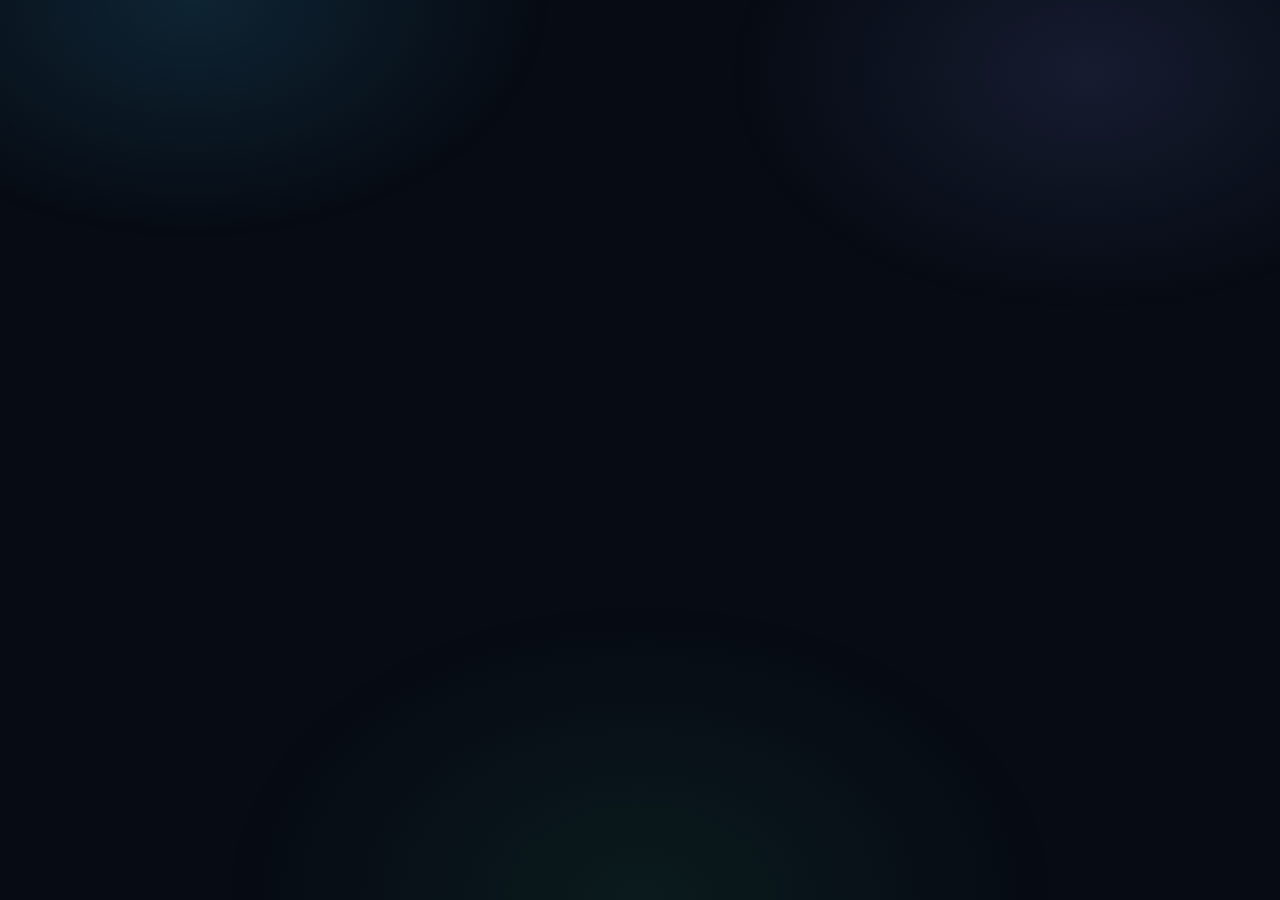
<file: game.html>
<!DOCTYPE html>
<html lang="ru">
<head>
<meta charset="utf-8">
<meta name="viewport" content="width=device-width, initial-scale=1">
<title>NetQuiz — тренажёр по сетям</title>
<style>
  *,*::before,*::after{box-sizing:border-box}
  :root{
    --bg:#070b13;--border:rgba(255,255,255,.09);--text:#e9eefb;--muted:#8b98b0;
    --accent:#38bdf8;--accent2:#818cf8;--ok:#34d399;--bad:#f87171;--warn:#fbbf24;
  }
  html,body{height:100%}
  body{
    margin:0;font-family:'Inter',-apple-system,BlinkMacSystemFont,'Segoe UI',Roboto,Helvetica,Arial,sans-serif;
    background:var(--bg);color:var(--text);min-height:100vh;display:flex;justify-content:center;
    padding:24px 14px 64px;-webkit-font-smoothing:antialiased;
  }
  body::before{
    content:'';position:fixed;inset:0;
    background:
      radial-gradient(600px 400px at 15% 0%,rgba(56,189,248,.14),transparent 60%),
      radial-gradient(600px 400px at 85% 8%,rgba(129,140,248,.13),transparent 60%),
      radial-gradient(700px 500px at 50% 100%,rgba(52,211,153,.08),transparent 60%);
    pointer-events:none;z-index:0;
  }
  #app{width:100%;max-width:840px;position:relative;z-index:1}
  .card{
    background:linear-gradient(180deg,rgba(20,28,46,.92),rgba(13,18,32,.94));
    border:1px solid var(--border);border-radius:22px;padding:28px;
    box-shadow:0 30px 70px -30px rgba(0,0,0,.95);backdrop-filter:blur(14px);
    animation:fadeUp .35s ease both;
  }
  @keyframes fadeUp{from{opacity:0;transform:translateY(12px)}to{opacity:1;transform:none}}
  @keyframes fadeIn{from{opacity:0}to{opacity:1}}
  @keyframes popIn{from{opacity:0;transform:translateY(6px) scale(.97)}to{opacity:1;transform:none}}

  h1{font-size:30px;margin:0 0 6px;letter-spacing:-.6px;
     background:linear-gradient(100deg,#fff,#9fd8ff 60%,#b7bcff);
     -webkit-background-clip:text;background-clip:text;color:transparent}
  h2{font-size:20px;margin:0 0 10px;letter-spacing:-.3px}
  .sub{color:var(--muted);margin:0 0 20px;font-size:14.5px;line-height:1.6}

  .topnav{display:flex;align-items:center;gap:10px;margin-bottom:20px;flex-wrap:wrap}
  .topnav .back{
    background:rgba(255,255,255,.04);border:1px solid var(--border);color:var(--text);
    padding:7px 13px;border-radius:10px;font-size:13px;cursor:pointer;font-family:inherit;
    transition:.15s;
  }
  .topnav .back:hover{background:rgba(255,255,255,.1)}
  .topnav .title{margin-left:auto;color:var(--muted);font-size:13px}

  .stat-row{display:flex;gap:8px;flex-wrap:wrap;margin-bottom:18px}
  .stat{
    flex:1;min-width:110px;padding:11px 13px;border:1px solid var(--border);border-radius:12px;
    background:rgba(255,255,255,.025);
  }
  .stat .v{font-size:19px;font-weight:800;letter-spacing:-.3px}
  .stat .l{font-size:11px;color:var(--muted);text-transform:uppercase;letter-spacing:.06em;margin-top:3px}

  .grid{display:grid;grid-template-columns:repeat(auto-fill,minmax(190px,1fr));gap:11px}
  .mode{
    border:1px solid var(--border);border-radius:14px;padding:15px;background:rgba(255,255,255,.025);
    cursor:pointer;transition:.16s;text-align:left;font-family:inherit;color:inherit;
  }
  .mode:hover{background:rgba(56,189,248,.08);border-color:rgba(56,189,248,.4);transform:translateY(-2px)}
  .mode .ico{font-size:22px;margin-bottom:8px;display:block}
  .mode .t{font-weight:700;font-size:14.5px;margin-bottom:4px}
  .mode .d{font-size:12.5px;color:var(--muted);line-height:1.5}
  .mode.disabled{opacity:.5;cursor:not-allowed}
  .mode .badge{display:inline-block;background:rgba(248,113,113,.18);color:#fca5a5;font-size:10.5px;padding:2px 7px;border-radius:6px;font-weight:800;margin-left:6px;vertical-align:middle}

  .section{margin-bottom:20px}
  .label{font-size:11.5px;text-transform:uppercase;letter-spacing:.1em;color:var(--muted);margin-bottom:9px;font-weight:600}
  .chips{display:flex;flex-wrap:wrap;gap:8px}
  .chip{
    font-family:inherit;font-size:13.5px;font-weight:500;padding:9px 15px;border-radius:10px;
    border:1px solid var(--border);background:rgba(255,255,255,.03);color:var(--muted);cursor:pointer;transition:.16s;
  }
  .chip:hover{color:var(--text);border-color:rgba(56,189,248,.4);background:rgba(56,189,248,.08)}
  .chip.active{color:#04121d;background:linear-gradient(120deg,var(--accent),#7dd3fc);border-color:transparent;font-weight:700}
  .chip.active.adv{background:linear-gradient(120deg,#f472b6,#a78bfa);color:#1a0716}
  .chip.active.mid{background:linear-gradient(120deg,#38bdf8,#22d3ee);color:#04121d}
  .chip.sm{padding:6px 11px;font-size:12px}

  .switch{
    display:flex;align-items:center;gap:11px;padding:13px 15px;border:1px solid var(--border);
    border-radius:12px;background:rgba(255,255,255,.025);cursor:pointer;font-size:14px;
    color:#b9c5da;margin-bottom:20px;user-select:none;transition:.16s;
  }
  .switch:hover{border-color:rgba(56,189,248,.35)}
  .switch input{width:18px;height:18px;accent-color:var(--accent);cursor:pointer}

  .btn{
    font-family:inherit;padding:13px 20px;border-radius:12px;border:1px solid var(--border);
    background:rgba(255,255,255,.05);color:var(--text);font-size:14.5px;font-weight:600;
    cursor:pointer;transition:.16s;display:inline-flex;align-items:center;justify-content:center;gap:8px;
  }
  .btn:hover{background:rgba(255,255,255,.1)}
  .btn.primary{
    background:linear-gradient(120deg,var(--accent),var(--accent2));border:none;color:#05101c;
    font-weight:700;box-shadow:0 12px 32px -14px rgba(56,189,248,.9);
  }
  .btn.primary:hover{filter:brightness(1.08);transform:translateY(-1px)}
  .btn.wide{width:100%}
  .btn.ghost{background:transparent}

  .hint{text-align:center;color:var(--muted);font-size:12.5px;margin-top:12px}

  /* --- quiz --- */
  .topbar{display:flex;align-items:center;gap:10px;margin-bottom:12px;flex-wrap:wrap}
  .pill{font-size:11px;font-weight:800;padding:5px 11px;border-radius:7px;letter-spacing:.04em;text-transform:uppercase}
  .pill.basic{background:rgba(52,211,153,.15);color:#6ee7b7;border:1px solid rgba(52,211,153,.3)}
  .pill.middle{background:rgba(56,189,248,.15);color:#7dd3fc;border:1px solid rgba(56,189,248,.3)}
  .pill.advanced{background:rgba(244,114,182,.15);color:#f9a8d4;border:1px solid rgba(244,114,182,.3)}
  .pill.topic{background:rgba(255,255,255,.06);color:#b9c5da;border:1px solid var(--border);text-transform:none;letter-spacing:0}
  .qcount{color:var(--muted);font-size:13px}
  .right-meta{margin-left:auto;display:flex;align-items:center;gap:12px}
  .score-mini{font-size:13.5px;color:var(--ok);font-weight:800}
  .timer{font-size:14px;font-weight:800;color:var(--accent);font-variant-numeric:tabular-nums;min-width:44px;text-align:right}
  .timer.urgent{color:var(--bad);animation:pulse .9s infinite}
  @keyframes pulse{50%{opacity:.45}}
  .bookmark-btn{
    background:transparent;border:1px solid var(--border);color:var(--muted);padding:4px 9px;
    border-radius:8px;cursor:pointer;font-size:15px;line-height:1;transition:.15s;font-family:inherit;
  }
  .bookmark-btn:hover{border-color:var(--warn);color:var(--warn)}
  .bookmark-btn.on{background:rgba(251,191,36,.15);color:var(--warn);border-color:var(--warn)}

  .progress{height:6px;border-radius:99px;background:rgba(255,255,255,.07);overflow:hidden;margin-bottom:22px}
  .progress-fill{height:100%;border-radius:99px;background:linear-gradient(90deg,var(--accent),var(--accent2));transition:width .35s ease}

  .question{font-size:19px;line-height:1.55;font-weight:600;margin:0 0 8px;letter-spacing:-.2px}
  .diagram{margin:0 0 20px;padding:14px;border:1px solid var(--border);border-radius:12px;background:rgba(255,255,255,.02);display:flex;justify-content:center}
  .diagram svg{max-width:100%;height:auto}

  .options{display:flex;flex-direction:column;gap:9px;margin-top:14px}
  .option{
    display:flex;align-items:flex-start;gap:12px;width:100%;text-align:left;
    padding:14px 15px;background:rgba(255,255,255,.03);border:1px solid rgba(255,255,255,.09);
    border-radius:12px;color:var(--text);font-size:14.5px;line-height:1.55;font-family:inherit;
    cursor:pointer;transition:.15s;
  }
  .option:hover:not(.locked){background:rgba(56,189,248,.09);border-color:rgba(56,189,248,.45);transform:translateX(3px)}
  .option.locked{cursor:default}
  .option .letter{
    flex:0 0 26px;height:26px;border-radius:8px;display:grid;place-items:center;
    background:rgba(255,255,255,.07);font-size:12.5px;font-weight:800;color:var(--muted);
  }
  .option.correct{background:rgba(52,211,153,.13);border-color:rgba(52,211,153,.6)}
  .option.correct .letter{background:var(--ok);color:#05271c}
  .option.wrong{background:rgba(248,113,113,.12);border-color:rgba(248,113,113,.6)}
  .option.wrong .letter{background:var(--bad);color:#3b0a0a}
  .option.dim{opacity:.55}

  .input-row{display:flex;gap:9px;margin-top:14px;flex-wrap:wrap}
  .input-row input{
    flex:1;min-width:170px;padding:13px 15px;border-radius:12px;border:1px solid var(--border);
    background:rgba(255,255,255,.03);color:var(--text);font-size:15px;font-family:inherit;outline:none;
    transition:.15s;
  }
  .input-row input:focus{border-color:var(--accent);box-shadow:0 0 0 3px rgba(56,189,248,.15)}
  .input-row input:disabled{opacity:.7}
  .input-row input.ok{border-color:var(--ok);background:rgba(52,211,153,.08)}
  .input-row input.no{border-color:var(--bad);background:rgba(248,113,113,.08)}

  .explain{
    margin-top:16px;padding:14px 16px;border-left:3px solid var(--accent);
    background:rgba(56,189,248,.07);border-radius:0 12px 12px 0;font-size:13.5px;
    line-height:1.7;color:#c9d6ea;animation:fadeIn .25s ease both;
  }
  .explain.bad{border-left-color:var(--bad);background:rgba(248,113,113,.07)}
  .explain.good{border-left-color:var(--ok);background:rgba(52,211,153,.07)}
  .related{
    margin-top:12px;display:flex;flex-wrap:wrap;gap:6px;align-items:center;
    font-size:12px;color:var(--muted);animation:fadeIn .25s ease both;
  }
  .related .chip.sm{cursor:pointer}
  .related .lbl{margin-right:4px}

  .difficulty-rate{
    margin-top:12px;display:flex;flex-wrap:wrap;gap:7px;align-items:center;
    animation:fadeIn .3s ease both;
  }
  .difficulty-rate .lbl{font-size:12.5px;color:var(--muted);margin-right:4px}
  .diff-btn{
    padding:6px 12px;border-radius:9px;border:1px solid var(--border);background:rgba(255,255,255,.03);
    color:var(--muted);font-size:12.5px;cursor:pointer;font-family:inherit;transition:.15s;
  }
  .diff-btn:hover{border-color:rgba(56,189,248,.4);color:var(--text)}
  .diff-btn.active{background:rgba(56,189,248,.15);border-color:var(--accent);color:var(--accent)}

  .actions{margin-top:18px;display:flex;gap:9px;flex-wrap:wrap}
  .actions .btn{flex:1;min-width:150px}

  /* --- result --- */
  .result-head{display:flex;align-items:center;gap:22px;margin-bottom:22px;flex-wrap:wrap}
  .ring{
    --p:0%;--c:var(--accent);width:140px;height:140px;flex:0 0 140px;border-radius:50%;
    background:conic-gradient(var(--c) 0 var(--p),rgba(255,255,255,.07) var(--p) 100%);
    display:grid;place-items:center;position:relative;transition:background .6s;
  }
  .ring::after{content:'';position:absolute;inset:0;border-radius:50%;box-shadow:0 0 40px -8px var(--c);opacity:.45}
  .ring-inner{
    width:108px;height:108px;border-radius:50%;background:#0c1120;display:flex;flex-direction:column;
    align-items:center;justify-content:center;position:relative;z-index:1;
  }
  .pct{font-size:28px;font-weight:800;letter-spacing:-1px}
  .frac{font-size:11.5px;color:var(--muted);margin-top:2px}

  .level-stats{display:flex;flex-wrap:wrap;gap:7px;margin-top:10px}
  .lstat{font-size:12px;padding:5px 10px;border-radius:8px;background:rgba(255,255,255,.05);border:1px solid var(--border);color:#b9c5da}
  .topic-bar{margin-top:8px}
  .topic-row{
    display:flex;align-items:center;gap:9px;padding:7px 10px;border-radius:9px;margin-bottom:5px;
    font-size:12.5px;background:rgba(255,255,255,.025);border:1px solid var(--border);
  }
  .topic-row .name{flex:0 0 auto;min-width:110px;color:#d0dbea}
  .topic-row .bar{flex:1;height:7px;border-radius:99px;background:rgba(255,255,255,.07);overflow:hidden}
  .topic-row .bar span{display:block;height:100%;background:linear-gradient(90deg,var(--ok),#22d3ee);border-radius:99px;transition:width .4s}
  .topic-row .frac{flex:0 0 auto;color:var(--muted);font-variant-numeric:tabular-nums}
  .topic-row .run{
    flex:0 0 auto;background:transparent;border:1px solid var(--border);color:var(--muted);border-radius:7px;
    font-size:11px;padding:3px 8px;cursor:pointer;font-family:inherit;transition:.15s;
  }
  .topic-row .run:hover{border-color:var(--accent);color:var(--accent)}

  .divider{height:1px;background:var(--border);margin:22px 0}
  .filters{display:flex;gap:7px;margin-bottom:12px;flex-wrap:wrap}
  .review{display:flex;flex-direction:column;gap:10px}
  .review-item{
    border:1px solid var(--border);border-left:3px solid var(--ok);border-radius:11px;
    padding:13px 15px;background:rgba(255,255,255,.022);font-size:13.5px;line-height:1.65;
  }
  .review-item.bad{border-left-color:var(--bad)}
  .ri-q{font-weight:600;margin-bottom:7px;display:flex;gap:8px}
  .ri-mark{flex:0 0 auto;font-weight:800}
  .ri-mark.ok{color:var(--ok)}
  .ri-mark.no{color:var(--bad)}
  .ri-line{color:var(--muted);font-size:13px;margin-bottom:3px}
  .ri-line span.ok{color:#6ee7b7}
  .ri-line span.no{color:#fca5a5}
  .ri-exp{margin-top:7px;color:#9fb0c9;font-size:13px;border-top:1px dashed rgba(255,255,255,.08);padding-top:7px}

  /* --- flashcards --- */
  .flash-wrap{perspective:1400px;margin:24px 0}
  .flash{
    position:relative;width:100%;min-height:240px;cursor:pointer;transform-style:preserve-3d;
    transition:transform .55s cubic-bezier(.4,.2,.2,1);
  }
  .flash.flipped{transform:rotateY(180deg)}
  .flash-face{
    position:absolute;inset:0;backface-visibility:hidden;display:flex;flex-direction:column;
    align-items:center;justify-content:center;padding:26px;border-radius:18px;text-align:center;
  }
  .flash-front{background:linear-gradient(140deg,rgba(56,189,248,.15),rgba(129,140,248,.13));border:1px solid rgba(56,189,248,.35)}
  .flash-back{
    background:linear-gradient(140deg,rgba(52,211,153,.13),rgba(34,211,238,.1));
    border:1px solid rgba(52,211,153,.35);transform:rotateY(180deg);
  }
  .flash-term{font-size:26px;font-weight:800;letter-spacing:-.4px;word-break:break-word}
  .flash-hint{margin-top:9px;color:var(--muted);font-size:12.5px}
  .flash-def{font-size:14.5px;line-height:1.7;color:#d0dbea;max-width:520px}

  /* --- glossary --- */
  .search{
    width:100%;padding:12px 15px;border-radius:12px;border:1px solid var(--border);
    background:rgba(255,255,255,.03);color:var(--text);font-size:14.5px;font-family:inherit;
    outline:none;transition:.15s;margin-bottom:14px;
  }
  .search:focus{border-color:var(--accent);box-shadow:0 0 0 3px rgba(56,189,248,.15)}
  .gloss-list{display:flex;flex-direction:column;gap:8px;max-height:520px;overflow-y:auto;padding-right:4px}
  .gloss-item{
    padding:12px 14px;border:1px solid var(--border);border-radius:11px;
    background:rgba(255,255,255,.022);font-size:13.5px;line-height:1.65;
  }
  .gloss-item .t{font-weight:800;color:var(--accent);margin-bottom:5px;font-size:13.5px}
  .gloss-item .d{color:#c8d4e8}

  /* --- achievements --- */
  .ach-grid{display:grid;grid-template-columns:repeat(auto-fill,minmax(160px,1fr));gap:10px}
  .ach{
    padding:14px 12px;border:1px solid var(--border);border-radius:13px;background:rgba(255,255,255,.03);
    text-align:center;transition:.2s;
  }
  .ach.unlocked{border-color:rgba(52,211,153,.5);background:linear-gradient(180deg,rgba(52,211,153,.08),rgba(52,211,153,.02))}
  .ach.locked{opacity:.45;filter:grayscale(.8)}
  .ach .ico{font-size:28px;margin-bottom:6px}
  .ach .t{font-size:13px;font-weight:700;margin-bottom:3px}
  .ach .d{font-size:11.5px;color:var(--muted);line-height:1.4}

  /* --- calculator --- */
  .calc-inputs{display:flex;gap:9px;flex-wrap:wrap;margin-bottom:16px}
  .calc-inputs input{
    padding:11px 14px;border-radius:11px;border:1px solid var(--border);background:rgba(255,255,255,.03);
    color:var(--text);font-size:14.5px;font-family:inherit;outline:none;transition:.15s;width:100%;
  }
  .calc-inputs input:focus{border-color:var(--accent);box-shadow:0 0 0 3px rgba(56,189,248,.15)}
  .calc-inputs .ip{flex:2;min-width:200px}
  .calc-inputs .pfx{flex:1;min-width:100px}
  .calc-out{display:grid;grid-template-columns:repeat(auto-fill,minmax(220px,1fr));gap:9px;margin-top:8px}
  .calc-cell{
    padding:11px 13px;border:1px solid var(--border);border-radius:11px;background:rgba(255,255,255,.025);
    font-size:13px;
  }
  .calc-cell .l{font-size:11px;color:var(--muted);text-transform:uppercase;letter-spacing:.07em;margin-bottom:3px}
  .calc-cell .v{font-family:'SF Mono',Menlo,Consolas,monospace;font-size:14px;color:var(--accent);word-break:break-all}

  /* --- terminal --- */
  .terminal{
    background:#05080d;border:1px solid var(--border);border-radius:13px;padding:14px;
    font-family:'SF Mono',Menlo,Consolas,monospace;font-size:12.5px;line-height:1.65;
    height:340px;overflow-y:auto;color:#c8d4e8;margin-bottom:10px;
  }
  .term-line{white-space:pre-wrap;word-break:break-word}
  .term-prompt{color:#6ee7b7}
  .term-error{color:#fca5a5}
  .term-info{color:#93c5fd}
  .term-input{
    display:flex;gap:8px;align-items:center;background:#05080d;border:1px solid var(--border);
    border-radius:11px;padding:9px 13px;
  }
  .term-input .prompt{color:#6ee7b7;font-family:'SF Mono',Menlo,Consolas,monospace;font-size:12.5px}
  .term-input input{
    flex:1;background:transparent;border:none;color:#c8d4e8;font-family:'SF Mono',Menlo,Consolas,monospace;
    font-size:12.5px;outline:none;padding:0;
  }

  /* --- toast --- */
  #toast{
    position:fixed;top:20px;left:50%;transform:translateX(-50%);z-index:2000;pointer-events:none;
    display:flex;flex-direction:column;gap:8px;align-items:center;
  }
  .toast{
    background:linear-gradient(120deg,rgba(52,211,153,.95),rgba(34,211,238,.9));
    color:#04120d;padding:11px 18px;border-radius:12px;font-weight:800;font-size:13.5px;
    box-shadow:0 20px 50px -12px rgba(52,211,153,.6);animation:toastIn .35s ease both;
    display:flex;align-items:center;gap:9px;max-width:90vw;
  }
  @keyframes toastIn{from{opacity:0;transform:translateY(-10px) scale(.95)}to{opacity:1;transform:none}}
  @keyframes toastOut{to{opacity:0;transform:translateY(-10px)}}

  /* --- popup --- */
  .term{border-bottom:1px dashed rgba(56,189,248,.5);cursor:help;padding-bottom:1px}
  .term-icon{
    display:inline-flex;align-items:center;justify-content:center;width:15px;height:15px;border-radius:50%;
    background:rgba(56,189,248,.18);border:1px solid rgba(56,189,248,.55);color:var(--accent);
    font-size:10px;font-weight:800;margin-left:3px;vertical-align:middle;cursor:pointer;transition:.15s;
    user-select:none;line-height:1;position:relative;top:-1px;
  }
  .term-icon:hover,.term-icon:focus-visible{
    background:var(--accent);color:#04121d;transform:scale(1.18);outline:none;
    box-shadow:0 0 12px rgba(56,189,248,.6);
  }
  .term-popup{
    position:fixed;z-index:1000;max-width:330px;min-width:220px;
    background:linear-gradient(180deg,#1b2438,#131a2c);border:1px solid rgba(56,189,248,.4);
    border-radius:14px;padding:14px 16px 15px;
    box-shadow:0 24px 60px -18px rgba(0,0,0,.95),0 0 0 1px rgba(255,255,255,.04) inset;
    font-size:13.5px;line-height:1.6;color:#dbe4f5;animation:popIn .18s ease both;
  }
  .term-popup-title{
    font-weight:800;color:var(--accent);font-size:12px;letter-spacing:.06em;margin-bottom:7px;
    text-transform:uppercase;padding-right:22px;word-break:break-word;
  }
  .term-popup-body{color:#c8d4e8;word-break:break-word}
  .term-popup-close{
    position:absolute;top:8px;right:8px;width:22px;height:22px;border:none;background:rgba(255,255,255,.06);
    color:var(--muted);border-radius:50%;cursor:pointer;font-size:15px;line-height:1;display:grid;
    place-items:center;padding:0;transition:.15s;
  }
  .term-popup-close:hover{background:rgba(255,255,255,.15);color:#fff}

  /* --- exam --- */
  .exam-banner{
    padding:11px 14px;border-radius:11px;background:linear-gradient(120deg,rgba(244,114,182,.15),rgba(167,139,250,.13));
    border:1px solid rgba(244,114,182,.4);font-size:13.5px;margin-bottom:16px;color:#f9a8d4;
    display:flex;justify-content:space-between;align-items:center;gap:10px;flex-wrap:wrap;
  }
  .exam-banner b{color:#fff;font-variant-numeric:tabular-nums}

  @media (max-width:560px){
    body{padding:14px 10px 40px}
    .card{padding:20px 16px;border-radius:18px}
    h1{font-size:24px}
    .question{font-size:17px}
    .result-head{gap:16px;justify-content:center;text-align:center}
    .ring{flex:0 0 120px;width:120px;height:120px}
    .ring-inner{width:92px;height:92px}
    .pct{font-size:24px}
    .result-text{width:100%}
    .level-stats,.topic-bar{justify-content:center}
    .flash-term{font-size:22px}
    .term-popup{max-width:calc(100vw - 24px)}
    .grid{grid-template-columns:1fr 1fr}
  }
</style>
</head>
<body>
<div id="app"></div>
<div id="termPopup" class="term-popup" hidden role="dialog" aria-live="polite">
  <button class="term-popup-close" aria-label="Закрыть">×</button>
  <div class="term-popup-title"></div>
  <div class="term-popup-body"></div>
</div>
<div id="toast"></div>

<script>
/* ============================================================
   ГЛОССАРИЙ
   ============================================================ */
const GLOSSARY = {
  'OSI':'Open Systems Interconnection — эталонная модель сетевого взаимодействия из 7 уровней.',
  'TCP':'Transmission Control Protocol — транспортный протокол с установкой соединения и гарантией доставки.',
  'UDP':'User Datagram Protocol — транспортный протокол без соединения и без гарантий доставки.',
  'IP':'Internet Protocol — межсетевой протокол адресации и маршрутизации.',
  'IPv4':'Internet Protocol version 4 — 32-битные адреса, четыре октета.',
  'IPv6':'Internet Protocol version 6 — 128-битные адреса.',
  'IP-адрес':'Уникальный числовой адрес устройства в IP-сети.',
  'ICMP':'Internet Control Message Protocol — служебный протокол диагностики (ping, traceroute).',
  'ARP':'Address Resolution Protocol — сопоставляет IP и MAC внутри локальной сети.',
  'DNS':'Domain Name System — преобразует доменные имена в IP-адреса.',
  'DHCP':'Dynamic Host Configuration Protocol — автоматически выдаёт IP, маску, шлюз и DNS.',
  'HTTPS':'HTTP Secure — HTTP поверх TLS, порт 443.',
  'HTTP':'HyperText Transfer Protocol — протокол передачи гипертекста, порт 80.',
  'SSH':'Secure Shell — защищённый удалённый доступ, порт 22.',
  'FTP':'File Transfer Protocol — передача файлов, порты 20/21.',
  'SMTP':'Simple Mail Transfer Protocol — отправка почты, порт 25.',
  'NAT':'Network Address Translation — трансляция сетевых адресов между частной и публичной сетью.',
  'PAT':'Port Address Translation — NAT с трансляцией портов.',
  'VLAN':'Virtual Local Area Network — логическое разделение L2 на изолированные сегменты.',
  'STP':'Spanning Tree Protocol — защита от петель на канальном уровне.',
  'RSTP':'Rapid Spanning Tree Protocol (802.1w) — быстрая сходимость.',
  'OSPF':'Open Shortest Path First — внутренний протокол маршрутизации, алгоритм Дейкстры.',
  'BGP':'Border Gateway Protocol — протокол маршрутизации между автономными системами, TCP/179.',
  'RIP':'Routing Information Protocol — дистанционно-векторный протокол.',
  'EIGRP':'Enhanced Interior Gateway Routing Protocol — проприетарный Cisco.',
  'MTU':'Maximum Transmission Unit — максимальный размер кадра. Ethernet: 1500 байт.',
  'MSS':'Maximum Segment Size — максимальный размер полезной нагрузки TCP-сегмента.',
  'PMTUD':'Path MTU Discovery — определение минимального MTU на пути.',
  'CIDR':'Classless Inter-Domain Routing — бесклассовая адресация с длиной префикса.',
  'MAC':'Media Access Control — 48-битный аппаратный адрес интерфейса.',
  'MAC-адрес':'Аппаратный адрес сетевого интерфейса (48 бит).',
  'TTL':'Time To Live — уменьшается на каждом маршрутизаторе; при нуле пакет отбрасывается.',
  'SPF':'Shortest Path First — алгоритм Дейкстры, используется в OSPF.',
  'LSDB':'Link State Database — база топологии сети в OSPF.',
  'DUAL':'Diffusing Update Algorithm — алгоритм EIGRP.',
  'AAAA':'DNS-запись IPv6-адреса.',
  'CNAME':'Canonical Name — псевдоним имени в DNS.',
  'PTR':'Pointer — обратная DNS-запись IP → имя.',
  'MX':'Mail Exchange — почтовые серверы домена.',
  'NS':'Name Server — авторитативные серверы зоны.',
  'SYN':'Synchronize — флаг TCP для установки соединения.',
  'ACK':'Acknowledgment — флаг TCP подтверждения.',
  'FIN':'Finish — флаг TCP завершения соединения.',
  'cwnd':'Congestion Window — окно перегрузки TCP.',
  'ssthresh':'Slow Start Threshold — порог перехода к congestion avoidance.',
  'slow start':'Начальная фаза TCP с экспоненциальным ростом окна.',
  'three-way handshake':'Рукопожатие TCP: SYN → SYN-ACK → ACK.',
  'MPLS':'Multiprotocol Label Switching — коммутация по меткам.',
  'LSR':'Label Switch Router — маршрутизатор меток.',
  'LSP':'Label Switched Path — путь по меткам в MPLS.',
  'VPN':'Virtual Private Network — виртуальная частная сеть.',
  'BFD':'Bidirectional Forwarding Detection — быстрая детекция отказа (мс).',
  'IGP':'Interior Gateway Protocol — внутренний протокол (OSPF, IS-IS, EIGRP).',
  'EGP':'Exterior Gateway Protocol — внешний протокол (BGP).',
  'PIM':'Protocol Independent Multicast — мультикаст-маршрутизация.',
  'RP':'Rendezvous Point — точка встречи в PIM SM.',
  'RPT':'Rendezvous Point Tree — разделяемое дерево в PIM SM.',
  'SPT':'Shortest Path Tree — дерево кратчайших путей.',
  'SLAAC':'Stateless Address Autoconfiguration — автоконфигурация IPv6 без DHCP.',
  'RA':'Router Advertisement — сообщение IPv6-маршрутизатора.',
  'DAD':'Duplicate Address Detection — проверка уникальности IPv6-адреса.',
  'TCAM':'Ternary CAM — память для параллельного поиска (ACL, FIB).',
  'ACL':'Access Control List — список контроля доступа.',
  'FIB':'Forwarding Information Base — таблица пересылки.',
  'VRF':'Virtual Routing and Forwarding — изолированная таблица маршрутизации.',
  'VXLAN':'Virtual Extensible LAN — L2-туннель поверх L3 с инкапсуляцией в UDP.',
  'VNI':'VXLAN Network Identifier — 24-битный идентификатор сегмента.',
  'EVPN':'Ethernet VPN — BGP-сигнализация для VXLAN.',
  'BUM':'Broadcast, Unknown unicast, Multicast — трафик для распространения.',
  'IMET':'Inclusive Multicast Ethernet Tag — маршрут EVPN для BUM.',
  'ECMP':'Equal-Cost Multi-Path — балансировка по равнозначным маршрутам.',
  'QUIC':'Quick UDP Internet Connections — транспорт поверх UDP с TLS 1.3.',
  'TLS':'Transport Layer Security — шифрование транспортного уровня.',
  '0-RTT':'Режим QUIC/TLS с нулевым RTT.',
  'head-of-line blocking':'Блокировка всех потоков из-за одного медленного.',
  'LACP':'Link Aggregation Control Protocol (802.3ad) — агрегация линков.',
  'VRRP':'Virtual Router Redundancy Protocol — резервирование шлюза.',
  'RPKI':'Resource Public Key Infrastructure — проверка прав на анонс префиксов.',
  'ROA':'Route Origin Authorization — разрешение на анонс префикса.',
  'IRR':'Internet Routing Registry — реестр маршрутных объектов.',
  'CUBIC':'Алгоритм контроля перегрузки TCP, дефолт в Linux.',
  'Reno':'Классический алгоритм контроля перегрузки TCP.',
  'anycast':'Один адрес анонсируется из нескольких точек; трафик идёт к ближайшей.',
  'multicast':'Групповая адресация: один отправитель, много получателей.',
  'broadcast':'Широковещательный адрес — всем узлам подсети.',
  'loopback':'Петлевой интерфейс, 127.0.0.1 — не покидает устройство.',
  'шлюз по умолчанию':'Default gateway — куда идут пакеты вне локальной сети.',
  'подсеть':'Логическое деление сети на более мелкие сегменты.',
  'префикс':'Длина маски подсети в битах, например /24.',
  'маска':'Маска подсети — граница сети и хоста в IP-адресе.',
  'автономная система':'Autonomous System (AS) — группа сетей под единым управлением.',
  'пропускная способность':'Bandwidth — теоретический максимум канала.',
  'throughput':'Реально достигнутая скорость передачи.',
  'хоп':'Один переход между маршрутизаторами на пути пакета.',
  'фрагментация':'Разбиение пакета на части, если он больше MTU.',
  'инкапсуляция':'Вложение пакета одного протокола внутрь другого.',
  'октет':'8-битная часть IP-адреса (0–255).'
};

/* ============================================================
   SVG-ДИАГРАММЫ
   ============================================================ */
const DIAGRAMS = {
  handshake: `<svg viewBox="0 0 380 170" xmlns="http://www.w3.org/2000/svg">
    <defs><marker id="ar" markerWidth="9" markerHeight="9" refX="7" refY="3" orient="auto">
      <path d="M0,0 L0,6 L7,3 z" fill="#38bdf8"/></marker></defs>
    <text x="40" y="20" fill="#8b98b0" font-size="12" font-family="sans-serif">Клиент</text>
    <text x="290" y="20" fill="#8b98b0" font-size="12" font-family="sans-serif">Сервер</text>
    <line x1="60" y1="30" x2="60" y2="160" stroke="#475569" stroke-dasharray="3 3"/>
    <line x1="320" y1="30" x2="320" y2="160" stroke="#475569" stroke-dasharray="3 3"/>
    <line x1="62" y1="55" x2="316" y2="55" stroke="#38bdf8" stroke-width="1.5" marker-end="url(#ar)"/>
    <text x="150" y="48" fill="#7dd3fc" font-size="11.5" font-family="sans-serif">SYN (seq=x)</text>
    <line x1="318" y1="90" x2="64" y2="90" stroke="#a78bfa" stroke-width="1.5" marker-end="url(#ar)"/>
    <text x="130" y="83" fill="#c4b5fd" font-size="11.5" font-family="sans-serif">SYN-ACK (seq=y, ack=x+1)</text>
    <line x1="62" y1="125" x2="316" y2="125" stroke="#34d399" stroke-width="1.5" marker-end="url(#ar)"/>
    <text x="165" y="118" fill="#6ee7b7" font-size="11.5" font-family="sans-serif">ACK (ack=y+1)</text>
  </svg>`,

  osi: `<svg viewBox="0 0 360 260" xmlns="http://www.w3.org/2000/svg" font-family="sans-serif">
    ${[
      ['7','Прикладной','#f472b6'],
      ['6','Представления','#a78bfa'],
      ['5','Сеансовый','#818cf8'],
      ['4','Транспортный','#38bdf8'],
      ['3','Сетевой','#22d3ee'],
      ['2','Канальный','#34d399'],
      ['1','Физический','#a3e635']
    ].map((l,i)=>`
      <rect x="30" y="${10+i*34}" width="300" height="30" rx="8" fill="${l[2]}" opacity="0.16" stroke="${l[2]}" stroke-opacity="0.5"/>
      <text x="44" y="${30+i*34}" fill="${l[2]}" font-size="13" font-weight="700">${l[0]}</text>
      <text x="70" y="${30+i*34}" fill="#e9eefb" font-size="13">${l[1]}</text>
    `).join('')}
  </svg>`,

  subnet: `<svg viewBox="0 0 400 130" xmlns="http://www.w3.org/2000/svg" font-family="sans-serif">
    <text x="10" y="20" fill="#8b98b0" font-size="11.5">192.168.10.0/24</text>
    <rect x="10" y="30" width="380" height="34" rx="8" fill="#38bdf8" opacity="0.14" stroke="#38bdf8" stroke-opacity="0.4"/>
    <text x="20" y="52" fill="#7dd3fc" font-size="12">Сеть: .0</text>
    <text x="140" y="52" fill="#e9eefb" font-size="12">Хосты: .1 – .254</text>
    <text x="310" y="52" fill="#fca5a5" font-size="12">Bcast: .255</text>
    <rect x="10" y="82" width="380" height="34" rx="8" fill="#34d399" opacity="0.1" stroke="#34d399" stroke-opacity="0.35"/>
    <text x="20" y="104" fill="#6ee7b7" font-size="12">Всего 256 адресов · 254 хоста · маска 255.255.255.0</text>
  </svg>`
};

/* ============================================================
   БАНК ВОПРОСОВ
   ============================================================ */
const QUESTIONS = [
  /* -------- БАЗОВЫЙ -------- */
  {level:'basic',topic:'IP',q:'Сколько бит содержится в IPv4-адресе?',opts:['16 бит','32 бита','64 бита','128 бит'],a:1,explain:'IPv4-адрес — 32 бита, четыре октета по 8 бит (например, 192.168.0.1). 128 бит — это уже IPv6.'},
  {level:'basic',topic:'TCP/UDP',q:'Какой протокол транспортного уровня обеспечивает гарантированную доставку данных?',opts:['UDP','TCP','ICMP','ARP'],a:1,explain:'TCP устанавливает соединение, нумерует сегменты и подтверждает получение (ACK). UDP работает без гарантий.'},
  {level:'basic',topic:'Порты',q:'Какой порт по умолчанию используется протоколом HTTPS?',opts:['21','80','443','8080'],a:2,explain:'HTTPS — 443/TCP, HTTP — 80/TCP. Порт 21 — FTP, 8080 часто используется как альтернативный HTTP-порт.'},
  {level:'basic',topic:'DNS',q:'Какую задачу решает DNS?',opts:['Шифрует трафик','Преобразует доменные имена в IP-адреса','Автоматически выдаёт IP-адреса','Маршрутизирует пакеты'],a:1,explain:'DNS — «телефонная книга интернета»: по имени находит IP-адрес. Выдачей адресов занимается DHCP.'},
  {level:'basic',topic:'Модель OSI',q:'На каком уровне модели OSI работает маршрутизация?',opts:['Канальный (L2)','Сетевой (L3)','Транспортный (L4)','Прикладной (L7)'],a:1,explain:'Маршрутизаторы работают на L3 с IP-адресами. Коммутаторы — на L2 с MAC-адресами.',diagram:'osi'},
  {level:'basic',topic:'Модель OSI',q:'Сколько уровней в эталонной модели OSI?',opts:['4','5','6','7'],a:3,explain:'Физический, канальный, сетевой, транспортный, сеансовый, представления и прикладной — всего 7.',diagram:'osi'},
  {level:'basic',topic:'Подсети',q:'Какой из перечисленных адресов является частным (RFC 1918)?',opts:['8.8.8.8','192.168.1.10','172.32.5.1','11.0.0.1'],a:1,explain:'Частные: 10.0.0.0/8, 172.16.0.0/12 (172.16–172.31), 192.168.0.0/16. Адрес 172.32.5.1 — уже публичный.'},
  {level:'basic',topic:'DHCP',q:'Что делает DHCP?',opts:['Сопоставляет IP и MAC','Автоматически выдаёт IP-адрес и сетевые параметры','Разрешает доменные имена','Проверяет доступность узлов'],a:1,explain:'DHCP выдаёт клиенту IP, маску, шлюз и адреса DNS-серверов.'},
  {level:'basic',topic:'Порты',q:'Какой порт по умолчанию у SSH?',opts:['20','22','23','25'],a:1,explain:'SSH — 22/TCP. Порт 23 — Telnet, 25 — SMTP, 20/21 — FTP.'},
  {level:'basic',topic:'Ethernet',q:'Что такое MAC-адрес?',opts:['Логический адрес, назначаемый администратором','Уникальный аппаратный адрес сетевого интерфейса','Адрес сети в интернете','Номер порта приложения'],a:1,explain:'MAC — 48-битный адрес, назначенный производителем. Работает на L2 и не маршрутизируется между сетями.'},
  {level:'basic',topic:'Подсети',q:'Маске 255.255.255.0 соответствует префикс…',opts:['/16','/24','/25','/32'],a:1,explain:'255.255.255.0 — 24 единичных бита, то есть /24. 256 адресов, из них 254 доступны хостам.',diagram:'subnet'},
  {level:'basic',topic:'TCP/UDP',q:'Какой протокол НЕ гарантирует доставку данных?',opts:['TCP','UDP','SCTP','FTP'],a:1,explain:'UDP не устанавливает соединение и не подтверждает получение. Поверх него работают DNS, DHCP и QUIC.'},
  {level:'basic',topic:'IP',q:'Что означает адрес 127.0.0.1?',opts:['Адрес шлюза','Loopback-адрес локального узла','Публичный адрес','Широковещательный адрес'],a:1,explain:'Вся сеть 127.0.0.0/8 — loopback. Пакеты не покидают устройство.'},
  {level:'basic',topic:'Маршрутизация',q:'Что такое шлюз по умолчанию (default gateway)?',opts:['DNS-сервер провайдера','Устройство для пакетов к узлам вне локальной сети','Коммутатор доступа','Сервер DHCP'],a:1,explain:'Если адрес назначения вне локальной подсети, пакет отправляется на шлюз.'},
  {level:'basic',topic:'DNS',q:'Какой порт используется службой DNS по умолчанию?',opts:['53','67','123','161'],a:0,explain:'DNS — 53-й порт: UDP для запросов, TCP для зонных передач.'},
  {level:'basic',topic:'Подсети',q:'Сколько хостов можно адресовать в сети /24?',opts:['254','255','256','512'],a:0,explain:'2⁸ = 256 адресов. Минус адрес сети и broadcast → 254 хоста.',diagram:'subnet'},
  {level:'basic',topic:'DNS',q:'Что такое запись A в DNS?',opts:['Соответствие имени IPv6-адресу','Соответствие имени IPv4-адресу','Почтовый сервер домена','Псевдоним имени'],a:1,explain:'A → IPv4, AAAA → IPv6, MX → почтовые серверы, CNAME → псевдоним, PTR → обратная зона.'},
  {level:'basic',topic:'Диагностика',q:'Какой протокол используется утилитой ping?',opts:['TCP','UDP','ICMP','IGMP'],a:2,explain:'ping отправляет ICMP Echo Request и ждёт Echo Reply.'},
  {level:'basic',topic:'Общие',q:'Что такое пропускная способность (bandwidth)?',opts:['Объём данных за сессию','Максимальная скорость передачи по каналу','Задержка пакета','Количество потерь'],a:1,explain:'Bandwidth — теоретический максимум. Реальная скорость — throughput.'},

  /* -------- СРЕДНИЙ -------- */
  {level:'middle',topic:'Подсети',q:'Сколько доступных для хостов адресов в подсети /26?',opts:['30','62','64','126'],a:1,explain:'2^(32−26)=64 адреса. Минус сеть и broadcast → 62 хоста. /27 даёт 30, /25 — 126.'},
  {level:'middle',topic:'Ethernet',q:'Какой протокол сопоставляет IP-адрес с MAC-адресом в локальной сети?',opts:['DNS','ARP','DHCP','RARP'],a:1,explain:'ARP рассылает broadcast «у кого IP X?» и получает в ответ MAC.'},
  {level:'middle',topic:'TCP/UDP',q:'Какая последовательность флагов соответствует TCP three-way handshake?',opts:['SYN → ACK → FIN','SYN → SYN-ACK → ACK','SYN → FIN → ACK','ACK → SYN → ACK'],a:1,explain:'Клиент → SYN, сервер → SYN-ACK, клиент → ACK. Соединение установлено.',diagram:'handshake'},
  {level:'middle',topic:'IP',q:'Для чего служит поле TTL в IP-заголовке?',opts:['Для шифрования','Для ограничения времени жизни пакета и защиты от петель','Для порта','Для фрагментации'],a:1,explain:'Каждый маршрутизатор уменьшает TTL на 1. При нуле пакет отбрасывается — так работает traceroute.'},
  {level:'middle',topic:'NAT',q:'Что такое NAT?',opts:['Протокол маршрутизации','Трансляция адресов между частной и публичной сетью','Шифрование трафика','Разделение на VLAN'],a:1,explain:'NAT подменяет частные адреса на публичный IP. С PAT один внешний адрес обслуживает тысячи устройств.'},
  {level:'middle',topic:'Маршрутизация',q:'Какой протокол маршрутизации использует алгоритм Дейкстры (SPF)?',opts:['RIP','OSPF','BGP','EIGRP'],a:1,explain:'OSPF строит LSDB и вычисляет пути по Дейкстре. RIP — Беллман-Форд, EIGRP — DUAL.'},
  {level:'middle',topic:'VLAN',q:'Что такое VLAN?',opts:['Объединение коммутаторов','Логическое разделение сети на изолированные сегменты L2','Протокол маршрутизации','Тип кабеля'],a:1,explain:'VLAN создаёт отдельные широковещательные домены. Трафик между VLAN идёт через L3.'},
  {level:'middle',topic:'Ethernet',q:'Каков стандартный MTU Ethernet?',opts:['576 байт','1024 байта','1500 байт','9000 байт'],a:2,explain:'1500 байт — стандартная нагрузка кадра Ethernet. Jumbo обычно 9000.'},
  {level:'middle',topic:'DNS',q:'Какая DNS-запись указывает IPv6-адрес?',opts:['A','AAAA','PTR','NS'],a:1,explain:'AAAA хранит 128-битный адрес. PTR — обратная зона, NS — авторитативные серверы.'},
  {level:'middle',topic:'Подсети',q:'Какая маска соответствует префиксу /30?',opts:['255.255.255.0','255.255.255.192','255.255.255.248','255.255.255.252'],a:3,explain:'/30 = 255.255.255.252 → 4 адреса, 2 хоста. Классика для point-to-point.'},
  {level:'middle',topic:'Подсети',q:'Какой адрес будет широковещательным для сети 192.168.10.0/24?',opts:['192.168.10.0','192.168.10.1','192.168.10.255','192.168.11.0'],a:2,explain:'Первый — адрес сети, последний — широковещательный.',diagram:'subnet'},
  {level:'middle',topic:'Коммутация',q:'Какой протокол предотвращает образование петель на канальном уровне?',opts:['OSPF','STP','LACP','VRRP'],a:1,explain:'STP (802.1D) блокирует избыточные порты. RSTP (802.1w) делает то же за секунды.'},
  {level:'middle',topic:'TCP/UDP',q:'Что описывает размер TCP-окна (window size)?',opts:['Максимальный размер сегмента','Объём данных для приёма без подтверждения','Количество повторных передач','Время ожидания ACK'],a:1,explain:'Window size — управление потоком: отправитель не может послать больше окна получателя.'},
  {level:'middle',topic:'Диагностика',q:'Что показывает утилита traceroute?',opts:['Скорость скачивания','Маршрут до узла и задержки на каждом хопе','Открытые порты','ARP-таблицу'],a:1,explain:'traceroute увеличивает TTL и собирает ответы ICMP Time Exceeded от маршрутизаторов.'},
  {level:'middle',topic:'UDP',q:'Какой протокол прикладного уровня работает поверх UDP?',opts:['HTTP','FTP','DHCP','SMTP'],a:2,explain:'DHCP — UDP 67/68. HTTP, FTP и SMTP — поверх TCP.'},
  {level:'middle',topic:'DHCP',q:'Какой порт слушает DHCP-сервер?',opts:['53','67','68','69'],a:1,explain:'Сервер — 67/UDP, клиент — 68/UDP. Порт 69 — TFTP.'},
  {level:'middle',topic:'Ethernet',q:'Чем широковещательный домен отличается от домена коллизий?',opts:['Это одно и то же','Broadcast-домен ограничивается маршрутизатором/VLAN, домен коллизий — портом коммутатора','Broadcast-домен только в Wi-Fi','Домен коллизий ограничен VLAN'],a:1,explain:'Коммутатор разбивает домены коллизий, но пропускает broadcast. Границу задаёт VLAN или L3.'},
  {level:'middle',topic:'Подсети',q:'Что такое CIDR?',opts:['Протокол шифрования','Бесклассовая адресация с длиной префикса','Тип NAT','Метод сжатия'],a:1,explain:'CIDR позволяет гибко делить адреса: 192.168.0.0/22 вместо жёстких классов.'},
  {level:'middle',topic:'Подсети',q:'Какая маска у префикса /26?',opts:['255.255.255.0','255.255.255.128','255.255.255.192','255.255.255.224'],a:2,explain:'/26 — два единичных бита в последнем октете: 128+64=192.'},

  /* -------- ПРОДВИНУТЫЙ -------- */
  {level:'advanced',topic:'BGP',q:'Какой протокол маршрутизации связывает автономные системы в интернете?',opts:['OSPF','IS-IS','BGP','EIGRP'],a:2,explain:'BGP-4 — внешняя маршрутизация (EGP), TCP/179, обмен префиксами с атрибутами.'},
  {level:'advanced',topic:'BGP',q:'Что означает более короткий AS_PATH при выборе маршрута BGP?',opts:['Маршрут менее предпочтителен','Маршрут более предпочтителен','Маршрут игнорируется','Атрибут не влияет'],a:1,explain:'После Weight и Local Preference выигрывает короткий AS_PATH. Плюс защита от петель.'},
  {level:'advanced',topic:'VXLAN',q:'Сколько бит занимает идентификатор VNI в VXLAN?',opts:['12','16','24','32'],a:2,explain:'VNI — 24 бита, ~16,7 млн сегментов против 4094 у VLAN.'},
  {level:'advanced',topic:'QUIC',q:'Поверх какого протокола работает QUIC?',opts:['TCP','UDP','SCTP','ICMP'],a:1,explain:'QUIC поверх UDP: TLS 1.3, мультиплексирование без head-of-line blocking, 0-RTT.'},
  {level:'advanced',topic:'Маршрутизация',q:'Что такое ECMP?',opts:['Резервный маршрут','Балансировка по равнозначным маршрутам','Протокол шифрования','Тип QoS'],a:1,explain:'Equal-Cost Multi-Path распределяет потоки по nexthop с одинаковой метрикой. Хеш по 5-tuple.'},
  {level:'advanced',topic:'Маршрутизация',q:'Что такое anycast?',opts:['Один адрес — много получателей','Один адрес анонсируется из нескольких точек; трафик идёт к ближайшей','Адрес для multicast','Групповой адрес'],a:1,explain:'Anycast используют корневые DNS и CDN: BGP приводит клиента к ближайшей точке.'},
  {level:'advanced',topic:'TCP',q:'Как ведёт себя cwnd на старте TCP slow start?',opts:['Растёт линейно','Растёт экспоненциально до ssthresh','Постоянен','Уменьшается вдвое'],a:1,explain:'В slow start окно перегрузки удваивается каждый RTT, затем переходит в congestion avoidance.'},
  {level:'advanced',topic:'TCP',q:'Для чего применяется MSS clamping?',opts:['Для сжатия заголовков','Чтобы подменить MSS в SYN и избежать фрагментации в туннелях','Для шифрования','Для балансировки'],a:1,explain:'Если PMTUD блокируется, большие пакеты теряются в туннеле. Clamping уменьшает MSS.'},
  {level:'advanced',topic:'BGP',q:'Что такое BGP hijacking?',opts:['Атака на DNS','Анонс чужого префикса от имени другой AS','Подмена MAC','DDoS'],a:1,explain:'Анонсируются чужие префиксы, трафик уходит не туда. Защита — RPKI/ROA, IRR-фильтры.'},
  {level:'advanced',topic:'MPLS',q:'Что лежит в основе MPLS?',opts:['IP-адресация','Коммутация по меткам (label switching)','MAC-адресация','Шифрование'],a:1,explain:'LSR продвигает пакеты по меткам, не разбирая IP-заголовок. Путь называется LSP.'},
  {level:'advanced',topic:'Маршрутизация',q:'Зачем нужен BFD?',opts:['Для обнаружения сбоев за миллисекунды','Для маршрутизации между AS','Для шифрования','Для NAT'],a:0,explain:'BFD даёт быструю детекцию отказа независимо от таймеров IGP/BGP.'},
  {level:'advanced',topic:'STP',q:'В чём ключевое отличие RSTP (802.1w) от классического STP?',opts:['Отличий нет','Быстрая сходимость за счёт новых ролей портов и proposal/agreement','RSTP не блокирует порты','RSTP на L3'],a:1,explain:'RSTP вводит альтернативные/резервные порты — сходимость за секунды вместо 30–50.'},
  {level:'advanced',topic:'Мультикаст',q:'Как работает PIM Sparse Mode?',opts:['Рассылает всем узлам','Использует Rendezvous Point и явное присоединение получателей','Без мультикаст-маршрутизации','Только в IPv6'],a:1,explain:'Получатели отправляют join к RP, строится RPT, затем — SPT switchover.'},
  {level:'advanced',topic:'IPv6',q:'Что такое SLAAC в IPv6?',opts:['Протокол шифрования','Автоконфигурация адреса по RA без DHCP','Статическая маршрутизация','Тип туннеля'],a:1,explain:'Узел формирует адрес из префикса в RA и своего идентификатора, проверяя уникальность через DAD.'},
  {level:'advanced',topic:'Коммутация',q:'Зачем в коммутаторах нужна память TCAM?',opts:['Для конфигураций','Для параллельного поиска по ACL и FIB за один такт','Для буферизации','Для питания'],a:1,explain:'Ternary CAM ищет по маскам (0/1/don\'t care) за одну операцию.'},
  {level:'advanced',topic:'VRF',q:'Что такое VRF?',opts:['Виртуальный маршрутизатор с отдельной таблицей на одном устройстве','Протокол резервирования шлюза','Тип VLAN','Технология шифрования'],a:0,explain:'VRF изолирует маршрутные таблицы, позволяя использовать пересекающиеся адреса.'},
  {level:'advanced',topic:'EVPN',q:'Что такое BUM-трафик в контексте EVPN/VXLAN?',opts:['Broadcast, Unknown unicast, Multicast','Backup, Update, Management','Протокол BGP','Тип маршрута'],a:0,explain:'BUM во VXLAN распространяется через multicast или ingress replication. В EVPN — через IMET.'},
  {level:'advanced',topic:'Коммутация',q:'Что делает LACP?',opts:['Шифрует канал','Объединяет физические линки в один логический','Маршрутизирует между VLAN','Блокирует порты'],a:1,explain:'LACP (802.3ad) согласует агрегацию: растёт пропускная способность и отказоустойчивость.'},
  {level:'advanced',topic:'TCP',q:'Какой алгоритм контроля перегрузки TCP дефолтный в Linux?',opts:['Reno','CUBIC','Vegas','Tahoe'],a:1,explain:'CUBIC — дефолт в Linux с 2.6.19. Кубическая функция роста окна, хорошо на длинных каналах.'},
  {level:'advanced',topic:'BGP',q:'Что такое RPKI в контексте BGP?',opts:['Протокол маршрутизации','Инфраструктура криптопроверки прав на анонс префиксов','VPN-туннель','Метод сжатия'],a:1,explain:'RPKI проверяет по ROA, что AS имеет право анонсировать префикс. Защита от hijacking.'},

  /* -------- ПРАКТИЧЕСКИЕ (ввод ответа) -------- */
  {level:'middle',topic:'Подсети',type:'input',q:'Дано: 10.5.7.100/28. Сколько хостов доступно в этой подсети? Введите число.',
    answer:14,accept:['14','14 хостов','14 хоста'],explain:'2^(32−28)=16 адресов. Минус сеть и broadcast → 14 хостов.'},
  {level:'middle',topic:'Подсети',type:'input',q:'Дано: 192.168.10.50/25. Какой адрес широковещательный? Введите в формате X.X.X.X',
    answer:'192.168.10.127',accept:['192.168.10.127'],explain:'/25 — маска 255.255.255.128. Сеть: 192.168.10.0, broadcast: 192.168.10.127.'},
  {level:'middle',topic:'Подсети',type:'input',q:'Какой префикс нужен, чтобы в подсети помещалось ровно 50 хостов? Введите в формате /NN',
    answer:'/26',accept:['/26','26'],explain:'/26 = 64 адреса → 62 хоста. /27 даёт только 30 — не хватит.'},
  {level:'middle',topic:'Подсети',type:'input',q:'Дано: 172.16.20.30/22. Какой адрес сети? Введите в формате X.X.X.X',
    answer:'172.16.20.0',accept:['172.16.20.0'],explain:'/22 = 255.255.252.0. Последние 10 бит — хосты, значит, сеть 172.16.20.0.'},
  {level:'advanced',topic:'Подсети',type:'input',q:'Сколько подсетей /24 помещается в один блок /20? Введите число.',
    answer:16,accept:['16','16 подсетей'],explain:'/20 − /24 = 4 бита → 2⁴ = 16 подсетей /24.'}
];

/* ============================================================
   ДОСТИЖЕНИЯ
   ============================================================ */
const ACHIEVEMENTS = [
  {id:'first-test',icon:'🎬',t:'Первый шаг',d:'Пройти первый тест'},
  {id:'perfect',icon:'💯',t:'Идеально!',d:'100% в любом тесте (≥10 вопросов)'},
  {id:'streak-3',icon:'🔥',t:'В ударе',d:'3 дня занятий подряд'},
  {id:'streak-7',icon:'⚡',t:'Неделя силы',d:'7 дней подряд'},
  {id:'night-owl',icon:'🦉',t:'Ночная сова',d:'Тест после 2:00'},
  {id:'subnet-master',icon:'🔢',t:'Мастер подсетей',d:'10 правильных подряд по подсетям'},
  {id:'bgp-pro',icon:'🌍',t:'BGP-профи',d:'≥90% на продвинутом тесте'},
  {id:'flash-50',icon:'📖',t:'Книжный червь',d:'50 просмотренных карточек'},
  {id:'marathon',icon:'🏃',t:'Марафонец',d:'Пройти экзамен'},
  {id:'calc-10',icon:'🧮',t:'Счётчик',d:'10 расчётов в калькуляторе'},
  {id:'term-30',icon:'🔍',t:'Любознательный',d:'Открыть 30 определений терминов'},
  {id:'all-topics',icon:'🎓',t:'Энциклопедист',d:'Пройти тесты по всем уровням'}
];

/* ============================================================
   ХРАНИЛИЩЕ
   ============================================================ */
const STORAGE_KEY = 'netquiz.v1';

const defaultData = () => ({
  progress: {},   // hash -> {ok,wrong,streak,lastSeen,nextReview,difficulty,bookmarked}
  stats: {
    totalAnswered: 0, totalCorrect: 0,
    byTopic: {},   // topic -> {ok,n}
    dayStreak: 0, lastVisit: null,
    flashViewed: 0, calcCount: 0, termOpened: 0,
    levelsDone: {},   // level -> true
    subnetStreak: 0
  },
  achievements: [],
  session: null
});

let DATA = loadData();

function loadData(){
  try{
    const raw = localStorage.getItem(STORAGE_KEY);
    if(!raw) return defaultData();
    const d = JSON.parse(raw);
    return Object.assign(defaultData(), d, {
      stats: Object.assign(defaultData().stats, d.stats || {})
    });
  }catch(e){ return defaultData(); }
}
function saveData(){ try{ localStorage.setItem(STORAGE_KEY, JSON.stringify(DATA)); }catch(e){} }

function qHash(q){ return q.q; }   // текст уникален

function getProg(q){
  const h = qHash(q);
  if(!DATA.progress[h]) DATA.progress[h] = {ok:0,wrong:0,streak:0,lastSeen:0,nextReview:0,difficulty:null,bookmarked:false};
  return DATA.progress[h];
}

/* ============================================================
   SRS (упрощённый SM-2)
   ============================================================ */
function srsSchedule(q, correct, difficulty){
  const p = getProg(q);
  p.lastSeen = Date.now();
  if(difficulty) p.difficulty = difficulty;

  if(!correct){
    p.streak = 0;
    p.nextReview = Date.now();   // сразу
    return;
  }
  p.streak = (p.streak || 0) + 1;
  const days = [1, 2, 4, 8, 14, 30, 60][Math.min(p.streak-1, 6)];
  p.nextReview = Date.now() + days*86400000;
}

function dueQuestions(){
  const now = Date.now();
  return QUESTIONS.filter(q => {
    const p = DATA.progress[qHash(q)];
    if(!p) return false;
    return p.nextReview && p.nextReview <= now && (p.wrong > 0 || p.ok > 0);
  });
}

function wrongQuestions(){
  return QUESTIONS.filter(q => {
    const p = DATA.progress[qHash(q)];
    if(!p) return false;
    return (p.wrong||0) > (p.ok||0);
  });
}

function bookmarkedQuestions(){
  return QUESTIONS.filter(q => DATA.progress[qHash(q)] && DATA.progress[qHash(q)].bookmarked);
}

/* ============================================================
   СУТОЧНАЯ СЕРИЯ
   ============================================================ */
function checkDayStreak(){
  const today = new Date().toISOString().slice(0,10);
  const s = DATA.stats;
  if(s.lastVisit === today) return;
  if(s.lastVisit){
    const last = new Date(s.lastVisit);
    const diff = Math.floor((new Date(today) - last)/86400000);
    if(diff === 1) s.dayStreak = (s.dayStreak||0) + 1;
    else if(diff > 1) s.dayStreak = 1;
  } else {
    s.dayStreak = 1;
  }
  s.lastVisit = today;
  saveData();
  if(s.dayStreak >= 3) unlock('streak-3');
  if(s.dayStreak >= 7) unlock('streak-7');
}

/* ============================================================
   ДОСТИЖЕНИЯ
   ============================================================ */
function unlock(id){
  if(DATA.achievements.includes(id)) return;
  DATA.achievements.push(id);
  saveData();
  const a = ACHIEVEMENTS.find(x => x.id === id);
  if(a) toast(`${a.icon} Достижение: ${a.t}`);
}

function toast(text){
  const el = document.createElement('div');
  el.className = 'toast';
  el.textContent = text;
  document.getElementById('toast').appendChild(el);
  setTimeout(()=>{ el.style.animation = 'toastOut .35s ease forwards'; setTimeout(()=>el.remove(), 350); }, 2600);
}

/* ============================================================
   ГЛОССАРИЙ — linkify + popup
   ============================================================ */
const _keys = Object.keys(GLOSSARY).sort((a,b)=>b.length-a.length);
const _lookup = {};
Object.keys(GLOSSARY).forEach(k => _lookup[k.toLowerCase()] = k);
const _rx = new RegExp('\\b(' + _keys.map(t => t.replace(/[.*+?^${}()|[\]\\]/g,'\\$&')).join('|') + ')\\b','gi');

function escapeHtml(s){
  return String(s).replace(/[&<>"']/g,c=>({'&':'&amp;','<':'&lt;','>':'&gt;','"':'&quot;',"'":'&#39;'}[c]));
}

function linkify(text){
  if(!text) return '';
  const out = []; let last = 0; let m;
  _rx.lastIndex = 0;
  while((m = _rx.exec(text)) !== null){
    const matched = m[0];
    const key = _lookup[matched.toLowerCase()];
    if(!key) continue;
    if(m.index > last) out.push(escapeHtml(text.slice(last, m.index)));
    out.push('<span class="term" data-term="'+escapeHtml(key)+'">'+escapeHtml(matched)+
      '<span class="term-icon" role="button" tabindex="0" aria-label="Определение: '+escapeHtml(key)+'">?</span></span>');
    last = m.index + matched.length;
  }
  if(last < text.length) out.push(escapeHtml(text.slice(last)));
  return out.join('');
}

function relatedTerms(text){
  if(!text) return [];
  const found = new Set(); let m;
  _rx.lastIndex = 0;
  while((m = _rx.exec(text)) !== null){
    const key = _lookup[m[0].toLowerCase()];
    if(key) found.add(key);
  }
  return Array.from(found).slice(0, 8);
}

const popupEl = document.getElementById('termPopup');
popupEl.querySelector('.term-popup-close').addEventListener('click', hideTermPopup);

function showTermPopup(termEl){
  if(!termEl) return;
  const key = termEl.dataset.term;
  const def = GLOSSARY[key];
  if(!def) return;
  popupEl.querySelector('.term-popup-title').textContent = key;
  popupEl.querySelector('.term-popup-body').textContent = def;
  popupEl.hidden = false;
  popupEl.style.left = '-9999px';
  popupEl.style.top = '0px';
  const r = termEl.getBoundingClientRect();
  const pw = popupEl.offsetWidth, ph = popupEl.offsetHeight, m = 10;
  let left = r.left + r.width/2 - pw/2;
  left = Math.max(m, Math.min(left, window.innerWidth - pw - m));
  let top = r.top - ph - m;
  if(top < m) top = r.bottom + m;
  if(top + ph > window.innerHeight - m) top = Math.max(m, window.innerHeight - ph - m);
  popupEl.style.left = left + 'px';
  popupEl.style.top = top + 'px';
  DATA.stats.termOpened = (DATA.stats.termOpened||0) + 1;
  if(DATA.stats.termOpened >= 30) unlock('term-30');
  saveData();
}
function hideTermPopup(){ popupEl.hidden = true; }

/* ============================================================
   УТИЛИТЫ
   ============================================================ */
function shuffle(a){ a=a.slice(); for(let i=a.length-1;i>0;i--){const j=Math.floor(Math.random()*(i+1));[a[i],a[j]]=[a[j],a[i]];} return a; }

function poolFor(level){ return level==='all' ? QUESTIONS.slice() : QUESTIONS.filter(q=>q.level===level); }

function makeQuestion(src){
  const q = {
    level:src.level, topic:src.topic, type:src.type||'choice',
    text:src.q, explain:src.explain, diagram:src.diagram||null
  };
  if(q.type === 'input'){
    q.answer = String(src.answer);
    q.accept = (src.accept||[]).map(String);
  } else {
    q.opts = shuffle(src.opts.map((t,i)=>({text:t, correct:i===src.a})));
  }
  q.answered = false;
  q.chosen = -1;
  q.userInput = '';
  q.userDifficulty = null;
  q.correctFlag = false;
  return q;
}

function buildQuestions(level, count){
  let pool = shuffle(poolFor(level));
  if(count > 0 && count < pool.length) pool = pool.slice(0, count);
  return pool.map(makeQuestion);
}

function isCorrectQ(q){
  if(!q.answered) return false;
  if(q.type === 'input'){
    const val = (q.userInput||'').trim().toLowerCase().replace(/\s+/g,'');
    if(!val) return false;
    return q.accept.some(a => a.toLowerCase().replace(/\s+/g,'') === val);
  }
  return q.chosen >= 0 && q.opts[q.chosen] && q.opts[q.chosen].correct === true;
}

function checkInput(q, val){
  const v = (val||'').trim().toLowerCase().replace(/\s+/g,'');
  if(!v) return false;
  return q.accept.some(a => a.toLowerCase().replace(/\s+/g,'') === v);
}

/* ============================================================
   КАЛЬКУЛЯТОР ПОДСЕТЕЙ
   ============================================================ */
function ipToUint(ip){
  const p = ip.trim().split('.').map(Number);
  if(p.length !== 4 || p.some(x => isNaN(x) || x<0 || x>255)) return null;
  return ((p[0]<<24) | (p[1]<<16) | (p[2]<<8) | p[3]) >>> 0;
}
function uintToIp(n){
  n = n >>> 0;
  return [(n>>>24)&255,(n>>>16)&255,(n>>>8)&255,n&255].join('.');
}
function prefixToMask(p){
  if(p<0||p>32) return null;
  return p===0 ? 0 : (0xFFFFFFFF << (32-p)) >>> 0;
}

/* ============================================================
   ТЕРМИНАЛ — СЦЕНАРИИ
   ============================================================ */
const TERMINAL_SCENARIOS = {
  no_internet: {
    title: 'Нет доступа в интернет',
    brief: 'Пользователь жалуется, что не открываются сайты, хотя Wi-Fi подключён. Разберитесь с помощью команд.',
    commands: {
      'ipconfig': 'Ethernet adapter:\n   IPv4 Address. . . : 192.168.1.50\n   Subnet Mask . . . : 255.255.255.0\n   Default Gateway . : 192.168.1.1',
      'ping 192.168.1.1': 'Обмен пакетами с 192.168.1.1:\nОтвет от 192.168.1.1: число байт=32 время<1мс TTL=64\nОтвет от 192.168.1.1: число байт=32 время<1мс TTL=64\n\nСтатистика: отправлено=2, получено=2, потеря=0%',
      'ping 8.8.8.8': 'Обмен пакетами с 8.8.8.8:\nПревышен интервал ожидания для запроса.\nПревышен интервал ожидания для запроса.\n\nСтатистика: отправлено=2, получено=0, потеря=100%',
      'nslookup ya.ru': 'DNS request timed out.\n    timeout was 2 seconds.\n*** Can\'t find server name for address 8.8.8.8: Timed out'
    },
    question: 'Что, скорее всего, не так?',
    options: [
      'Не работает DNS-сервер, но маршрутизация в порядке',
      'Локальная сеть недоступна полностью',
      'Проблема с маршрутизацией за шлюзом (или провайдером)',
      'Неверная маска подсети'
    ],
    correct: 2,
    explain: 'Шлюз пингуется — значит, локальная сеть и L2/L3 до него в порядке. Но наружу (8.8.8.8) пакеты не идут, и DNS не отвечает. Проблема в маршрутизации за шлюзом или у провайдера.'
  },
  dns_fail: {
    title: 'Сайты не открываются по имени',
    brief: 'Сайты по имени не открываются, но по IP всё работает. Найдите причину.',
    commands: {
      'ipconfig': 'Ethernet adapter:\n   IPv4 Address. . . : 192.168.0.100\n   Subnet Mask . . . : 255.255.255.0\n   Default Gateway . : 192.168.0.1\n   DNS Servers . . . : 192.168.0.99',
      'ping 8.8.8.8': 'Ответ от 8.8.8.8: число байт=32 время=14мс TTL=117\nОтвет от 8.8.8.8: число байт=32 время=13мс TTL=117\n\nСтатистика: отправлено=2, получено=2, потеря=0%',
      'ping 192.168.0.99': 'Превышен интервал ожидания для запроса.\n\nСтатистика: отправлено=1, получено=0, потеря=100%',
      'nslookup google.com': 'DNS request timed out.\n*** Can\'t find server name for address 192.168.0.99: Timed out'
    },
    question: 'В чём проблема?',
    options: [
      'Шлюз по умолчанию недоступен',
      'DNS-сервер 192.168.0.99 не отвечает',
      'Неверная маска подсети',
      'Провайдер блокирует ICMP'
    ],
    correct: 1,
    explain: 'IP-связность в порядке (8.8.8.8 пингуется), но DNS-сервер 192.168.0.99 не отвечает — вероятно, выключен или сломан. Нужно указать другой DNS (например, 8.8.8.8 или 1.1.1.1).'
  }
};

/* ============================================================
   СОСТОЯНИЕ
   ============================================================ */
const TIME_LIMIT = 30;

const state = {
  screen: 'home',
  mode: 'classic',
  level: 'all',
  count: 10,
  timed: false,
  questions: [],
  idx: 0,
  timer: null,
  timeLeft: 0,
  examSecondsLeft: 0,
  examTimer: null,
  reviewFilter: 'all',
  glossarySearch: '',
  termScenario: null,
  termHistory: [],
  termTaskDone: false,
  calcIp: '192.168.1.0',
  calcPrefix: 24,
  flashDeck: [],
  flashIdx: 0,
  flashFlipped: false,
  resultTopics: []
};

const LEVEL_META = {
  basic:{name:'Базовый',cls:'basic'},
  middle:{name:'Средний',cls:'middle'},
  advanced:{name:'Продвинутый',cls:'advanced'}
};

const app = document.getElementById('app');

/* ============================================================
   ЭКРАН: ГЛАВНАЯ
   ============================================================ */
function renderHome(){
  clearInterval(state.timer); clearInterval(state.examTimer);
  checkDayStreak();
  const s = DATA.stats;
  const total = s.totalAnswered || 0;
  const acc = total ? Math.round((s.totalCorrect/total)*100) : 0;
  const wrongN = wrongQuestions().length;
  const dueN = dueQuestions().length;
  const hasSession = !!DATA.session;

  const continueBtn = hasSession ? `
    <button class="mode" data-go="resume" style="grid-column:1/-1;border-color:rgba(52,211,153,.5);background:linear-gradient(120deg,rgba(52,211,153,.1),rgba(34,211,238,.06))">
      <span class="ico">▶️</span>
      <div class="t">Продолжить тест</div>
      <div class="d">Вы остановились на вопросе ${DATA.session.idx+1} из ${DATA.session.questions.length}</div>
    </button>
  ` : '';

  app.innerHTML = `
    <div class="card">
      <div style="display:flex;align-items:center;gap:14px;margin-bottom:14px;flex-wrap:wrap">
        <div style="font-size:38px">🌐</div>
        <div style="flex:1;min-width:180px">
          <h1>NetQuiz</h1>
          <div style="color:var(--muted);font-size:13.5px">От основ OSI до BGP, VXLAN и контроля перегрузки TCP</div>
        </div>
      </div>

      <div class="stat-row">
        <div class="stat"><div class="v">🔥 ${s.dayStreak||0}</div><div class="l">Дней подряд</div></div>
        <div class="stat"><div class="v">${acc}%</div><div class="l">Точность</div></div>
        <div class="stat"><div class="v">${total}</div><div class="l">Ответов</div></div>
        <div class="stat"><div class="v">${DATA.achievements.length}/${ACHIEVEMENTS.length}</div><div class="l">Достижений</div></div>
      </div>

      <div class="grid">
        ${continueBtn}

        <button class="mode" data-go="classic">
          <span class="ico">🎯</span>
          <div class="t">Классический тест</div>
          <div class="d">Выбор уровня, числа вопросов и таймера</div>
        </button>

        <button class="mode ${wrongN?'':'disabled'}" data-go="wrong">
          <span class="ico">🔁</span>
          <div class="t">Мои ошибки ${wrongN?`<span class="badge">${wrongN}</span>`:''}</div>
          <div class="d">${wrongN ? 'Прогнать вопросы, где ты ошибался' : 'Пока нет ошибок — молодец!'}</div>
        </button>

        <button class="mode ${dueN?'':'disabled'}" data-go="due">
          <span class="ico">📅</span>
          <div class="t">Повторение сегодня ${dueN?`<span class="badge" style="background:rgba(56,189,248,.18);color:#7dd3fc">${dueN}</span>`:''}</div>
          <div class="d">${dueN ? 'Интервальное повторение по SRS' : 'Пока ничего не пора повторять'}</div>
        </button>

        <button class="mode" data-go="bookmarks">
          <span class="ico">⭐</span>
          <div class="t">Закладки</div>
          <div class="d">Отмеченные вопросы для повторения</div>
        </button>

        <button class="mode" data-go="exam">
          <span class="ico">🎓</span>
          <div class="t">Экзамен</div>
          <div class="d">40 вопросов · 40 минут · без подсказок</div>
        </button>

        <button class="mode" data-go="flashcards">
          <span class="ico">📖</span>
          <div class="t">Флеш-карточки</div>
          <div class="d">Термины и аббревиатуры</div>
        </button>

        <button class="mode" data-go="glossary">
          <span class="ico">📚</span>
          <div class="t">Глоссарий</div>
          <div class="d">Все термины с поиском</div>
        </button>

        <button class="mode" data-go="progress">
          <span class="ico">📊</span>
          <div class="t">Прогресс по темам</div>
          <div class="d">Что уже освоено, а что нет</div>
        </button>

        <button class="mode" data-go="achievements">
          <span class="ico">🏆</span>
          <div class="t">Достижения</div>
          <div class="d">${DATA.achievements.length} из ${ACHIEVEMENTS.length}</div>
        </button>

        <button class="mode" data-go="subnet">
          <span class="ico">🔢</span>
          <div class="t">Калькулятор подсетей</div>
          <div class="d">Разбор IP и префикса</div>
        </button>

        <button class="mode" data-go="terminal">
          <span class="ico">💻</span>
          <div class="t">Симулятор команд</div>
          <div class="d">Диагностика сети в терминале</div>
        </button>

        <button class="mode" data-go="settings">
          <span class="ico">⚙️</span>
          <div class="t">Экспорт / Импорт</div>
          <div class="d">Сохранить или перенести прогресс</div>
        </button>
      </div>
    </div>
  `;
}

/* ============================================================
   ЭКРАН: НАСТРОЙКА КЛАССИЧЕСКОГО ТЕСТА
   ============================================================ */
function renderClassicSetup(){
  const avail = poolFor(state.level).length;
  const n = state.count === 0 ? avail : Math.min(state.count, avail);
  app.innerHTML = `
    <div class="card">
      <div class="topnav"><button class="back" data-go="home">← На главную</button><span class="title">Классический тест</span></div>
      <div class="section">
        <div class="label">Уровень</div>
        <div class="chips">
          <button class="chip ${state.level==='basic'?'active':''}" data-set-level="basic">Базовый</button>
          <button class="chip mid ${state.level==='middle'?'active mid':''}" data-set-level="middle">Средний</button>
          <button class="chip adv ${state.level==='advanced'?'active adv':''}" data-set-level="advanced">Продвинутый</button>
          <button class="chip ${state.level==='all'?'active':''}" data-set-level="all">Все уровни</button>
        </div>
      </div>
      <div class="section">
        <div class="label">Количество</div>
        <div class="chips">
          <button class="chip ${state.count===10?'active':''}" data-set-count="10">10</button>
          <button class="chip ${state.count===20?'active':''}" data-set-count="20">20</button>
          <button class="chip ${state.count===30?'active':''}" data-set-count="30">30</button>
          <button class="chip ${state.count===0?'active':''}" data-set-count="0">Все</button>
        </div>
      </div>
      <label class="switch"><input type="checkbox" id="timedToggle" ${state.timed?'checked':''}><span>Ограничение времени — ${TIME_LIMIT} секунд на вопрос</span></label>
      <button class="btn primary wide" id="startClassic">Начать тест</button>
      <div class="hint">Будет задано <b>${n}</b> из ${avail} доступных</div>
    </div>
  `;
}

/* ============================================================
   ЭКРАН: ТЕСТ (общая логика)
   ============================================================ */
function startQuizQuestions(questions, mode, opts){
  opts = opts || {};
  if(!questions.length){ alert('Нет подходящих вопросов.'); return; }
  state.mode = mode;
  state.questions = questions.map(makeQuestion);
  state.idx = 0;
  state.screen = 'quiz';
  state.timed = !!opts.timed;
  state.timeLeft = TIME_LIMIT;
  state.examSecondsLeft = opts.examSeconds || 0;
  state.examDuration = state.examSecondsLeft;
  clearInterval(state.examTimer);
  if(state.examSecondsLeft > 0){
    state.examTimer = setInterval(()=>{
      state.examSecondsLeft--;
      updateExamBanner();
      if(state.examSecondsLeft <= 0){
        clearInterval(state.examTimer);
        finishQuiz(true);
      }
    }, 1000);
  }
  renderQuiz();
}

function renderQuiz(){
  clearInterval(state.timer);
  const q = state.questions[state.idx];
  if(!q){ finishQuiz(); return; }

  const total = state.questions.length;
  const correctCount = state.questions.filter(isCorrectQ).length;
  const meta = LEVEL_META[q.level];
  const letters = ['A','B','C','D','E'];
  const p = getProg(q);
  const isExam = state.mode === 'exam';

  let bodyHtml = '';
  if(q.diagram && DIAGRAMS[q.diagram]){
    bodyHtml += `<div class="diagram">${DIAGRAMS[q.diagram]}</div>`;
  }

  let answerHtml = '';
  if(q.type === 'input'){
    const cls = q.answered ? (isCorrectQ(q)?'ok':'no') : '';
    answerHtml = `
      <div class="input-row">
        <input type="text" id="inputAnswer" value="${escapeHtml(q.userInput)}" ${q.answered?'disabled':''} class="${cls}" placeholder="Введите ответ…">
        <button class="btn primary" id="submitInput" ${q.answered?'disabled':''}>Проверить</button>
      </div>`;
  } else {
    answerHtml = `<div class="options">${q.opts.map((o,i)=>{
      let cls = 'option';
      if(q.answered){
        cls += ' locked';
        if(o.correct) cls += ' correct';
        else if(i === q.chosen) cls += ' wrong';
        else cls += ' dim';
      }
      return `<button class="${cls}" data-opt="${i}"><span class="letter">${letters[i]}</span><span>${linkify(o.text)}</span></button>`;
    }).join('')}</div>`;
  }

  let explainHtml = '';
  let relatedHtml = '';
  let diffHtml = '';
  if(q.answered){
    const ok = isCorrectQ(q);
    const correctText = q.type === 'input'
      ? String(q.ources || q.answer || '').trim() || '—'
      : (q.opts.find(o=>o.correct)||{}).text || '';
    // correctText для input-вопроса храним в объекте
    const correctForExplain = q.type === 'input' ? q.answer : correctText;
    if(!isExam){
      const head = ok
        ? '<b>✅ Верно!</b> '
        : (q.userInput==='' || q.chosen===-1
            ? `<b>⏰ Не отвечено.</b> Правильный ответ: <b>${escapeHtml(correctForExplain)}</b>. `
            : `<b>❌ Неверно.</b> Правильный ответ: <b>${escapeHtml(correctForExplain)}</b>. `);
      explainHtml = `<div class="explain ${ok?'good':'bad'}">${head}${linkify(q.explain)}</div>`;
      const rel = relatedTerms((q.text||'') + ' ' + (q.explain||'')).filter(t => t.toLowerCase() !== q.topic.toLowerCase());
      if(rel.length){
        relatedHtml = `<div class="related"><span class="lbl">📎 Связанные термины:</span>${rel.map(t=>
          `<button class="chip sm" data-term-open="${escapeHtml(t)}">${escapeHtml(t)}</button>`).join('')}</div>`;
      }
      if(!q.userDifficulty){
        diffHtml = `<div class="difficulty-rate"><span class="lbl">Как было?</span>
          <button class="diff-btn" data-diff="easy">😎 Легко</button>
          <button class="diff-btn" data-diff="normal">🙂 Норм</button>
          <button class="diff-btn" data-diff="hard">😰 Сложно</button>
        </div>`;
      }
    }
  }

  const examBanner = isExam ? `
    <div class="exam-banner">
      <span>🎓 Экзамен · до конца <b id="examTimer">${formatTime(state.examSecondsLeft)}</b></span>
      <span>Отвечено: <b>${state.questions.filter(x=>x.answered).length}/${total}</b></span>
    </div>
  ` : '';

  app.innerHTML = `
    <div class="card">
      <div class="topbar">
        <button class="bookmark-btn ${p.bookmarked?'on':''}" data-bookmark title="В закладки">${p.bookmarked?'★':'☆'}</button>
        <span class="pill ${meta.cls}">${meta.name}</span>
        <span class="pill topic">${q.topic}</span>
        <span class="qcount">${state.idx+1} / ${total}</span>
        <div class="right-meta">
          <span class="score-mini">✓ ${correctCount}</span>
          ${state.timed ? `<span class="timer" id="timerVal">${Math.ceil(state.timeLeft)}с</span>` : ''}
        </div>
      </div>

      ${examBanner}

      <div class="progress"><div class="progress-fill" style="width:${((state.idx + (q.answered?1:0))/total)*100}%"></div></div>

      <h2 class="question">${linkify(q.text)}</h2>
      ${bodyHtml}
      ${answerHtml}
      ${explainHtml}
      ${relatedHtml}
      ${diffHtml}

      ${q.answered || isExam ? `<div class="actions">
        <button class="btn primary" data-next>${state.idx === total-1 ? 'Завершить' : 'Далее →'}</button>
        ${!isExam && state.idx < total-1 ? `<button class="btn ghost" data-skip style="flex:0 0 auto;min-width:120px">Пропустить</button>` : ''}
      </div>` : ''}
    </div>
  `;

  const inp = document.getElementById('inputAnswer');
  if(inp && !q.answered){
    inp.focus();
    inp.addEventListener('keydown', e => {
      if(e.key === 'Enter'){ e.preventDefault(); submitInput(); }
    });
  }

  if(state.timed && !q.answered) startTimer();
  else if(state.timed) updateTimerEl();
}

function formatTime(s){
  s = Math.max(0, s|0);
  const m = Math.floor(s/60), ss = s%60;
  return m + ':' + String(ss).padStart(2,'0');
}

function updateExamBanner(){
  const el = document.getElementById('examTimer');
  if(el) el.textContent = formatTime(state.examSecondsLeft);
}

/* таймер вопроса */
function startTimer(){
  state.timeLeft = TIME_LIMIT;
  updateTimerEl();
  state.timer = setInterval(()=>{
    state.timeLeft -= 0.1;
    if(state.timeLeft <= 0){ state.timeLeft = 0; updateTimerEl(); clearInterval(state.timer); timeOut(); }
    else updateTimerEl();
  }, 100);
}
function updateTimerEl(){
  const el = document.getElementById('timerVal');
  if(!el) return;
  el.textContent = Math.ceil(state.timeLeft) + 'с';
  el.classList.toggle('urgent', state.timeLeft <= 10);
}
function timeOut(){
  const q = state.questions[state.idx];
  if(!q || q.answered) return;
  q.answered = true; q.chosen = -1; q.userInput = '';
  commitAnswer(q, false);
  renderQuiz();
}

/* ответ */
function handleAnswer(i){
  const q = state.questions[state.idx];
  if(!q || q.answered || q.type === 'input') return;
  clearInterval(state.timer);
  q.answered = true; q.chosen = i;
  commitAnswer(q, q.opts[i].correct);
  renderQuiz();
}

function submitInput(){
  const q = state.questions[state.idx];
  if(!q || q.answered || q.type !== 'input') return;
  const inp = document.getElementById('inputAnswer');
  const val = inp ? inp.value : '';
  clearInterval(state.timer);
  q.userInput = val;
  q.answered = true;
  const ok = checkInput(q, val);
  commitAnswer(q, ok);
  renderQuiz();
}

function commitAnswer(q, correct){
  const p = getProg(q);
  if(correct){ p.ok = (p.ok||0) + 1; } else { p.wrong = (p.wrong||0) + 1; }
  const diff = q.userDifficulty || null;
  srsSchedule(q, correct, diff);

  DATA.stats.totalAnswered = (DATA.stats.totalAnswered||0) + 1;
  if(correct) DATA.stats.totalCorrect = (DATA.stats.totalCorrect||0) + 1;
  if(!DATA.stats.byTopic[q.topic]) DATA.stats.byTopic[q.topic] = {ok:0,n:0};
  DATA.stats.byTopic[q.topic].n++;
  if(correct) DATA.stats.byTopic[q.topic].ok++;

  if(q.topic === 'Подсети'){
    if(correct) DATA.stats.subnetStreak = (DATA.stats.subnetStreak||0) + 1;
    else DATA.stats.subnetStreak = 0;
    if(DATA.stats.subnetStreak >= 10) unlock('subnet-master');
  }

  saveData();
  saveSession();
}

function saveSession(){
  DATA.session = {
    mode: state.mode,
    questions: state.questions.map(q => ({
      level:q.level, topic:q.topic, type:q.type, text:q.text, explain:q.explain,
      diagram:q.diagram, opts:q.opts, answer:q.answer, accept:q.accept,
      answered:q.answered, chosen:q.chosen, userInput:q.userInput,
      userDifficulty:q.userDifficulty
    })),
    idx: state.idx,
    timed: state.timed,
    examSecondsLeft: state.examSecondsLeft,
    examDuration: state.examDuration
  };
  saveData();
}

function nextQuestion(){
  clearInterval(state.timer);
  if(state.idx < state.questions.length - 1){
    state.idx++;
    renderQuiz();
    saveSession();
  } else {
    finishQuiz();
  }
}

function skipQuestion(){
  if(state.idx < state.questions.length - 1){
    state.idx++;
    renderQuiz();
  } else {
    finishQuiz();
  }
}

/* ============================================================
   ЗАВЕРШЕНИЕ
   ============================================================ */
function finishQuiz(force){
  clearInterval(state.timer); clearInterval(state.examTimer);
  const total = state.questions.length;
  const correct = state.questions.filter(isCorrectQ).length;
  const pct = total ? Math.round((correct/total)*100) : 0;
  const isExam = state.mode === 'exam';

  DATA.session = null;
  DATA.stats.levelsDone = DATA.stats.levelsDone || {};
  const usedLevels = new Set(state.questions.map(q=>q.level));
  usedLevels.forEach(l => DATA.stats.levelsDone[l] = true);
  if(['basic','middle','advanced'].every(l=>DATA.stats.levelsDone[l])) unlock('all-topics');

  unlock('first-test');
  if(pct === 100 && total >= 10) unlock('perfect');
  if(isExam) unlock('marathon');

  const hour = new Date().getHours();
  if(hour >= 2 && hour < 5) unlock('night-owl');

  if(state.mode === 'classic' && state.level === 'advanced' && pct >= 90) unlock('bgp-pro');

  saveData();
  state.screen = 'result';
  state.reviewFilter = 'all';
  renderResult(force);
}

/* ============================================================
   ЭКРАН: РЕЗУЛЬТАТ
   ============================================================ */
function renderResult(force){
  const total = state.questions.length;
  const correct = state.questions.filter(isCorrectQ).length;
  const pct = total ? Math.round((correct/total)*100) : 0;
  const isExam = state.mode === 'exam';

  let verdict, color, note;
  if(pct >= 90){ verdict='Отличный результат!'; color='#34d399'; note='Уровень уверенного сетевого инженера.'; }
  else if(pct >= 75){ verdict='Хороший результат'; color='#38bdf8'; note='База крепкая. Просмотрите разбор ниже.'; }
  else if(pct >= 50){ verdict='Неплохо, но есть куда расти'; color='#fbbf24'; note='Повторите отдельные темы и попробуйте снова.'; }
  else { verdict='Стоит повторить материал'; color='#f87171'; note='Разберите объяснения — и попробуйте ещё раз.'; }

  // статистика по темам
  const byTopic = {};
  state.questions.forEach(q=>{
    if(!byTopic[q.topic]) byTopic[q.topic] = {ok:0,n:0};
    byTopic[q.topic].n++;
    if(isCorrectQ(q)) byTopic[q.topic].ok++;
  });
  const topicRows = Object.entries(byTopic).map(([t,s])=>{
    const p = Math.round((s.ok/s.n)*100);
    const color = p >= 80 ? '#34d399' : p >= 50 ? '#fbbf24' : '#f87171';
    return `<div class="topic-row">
      <span class="name">${escapeHtml(t)}</span>
      <div class="bar"><span style="width:${p}%;background:${color}"></span></div>
      <span class="frac">${s.ok}/${s.n}</span>
      ${p<80 ? `<button class="run" data-topic-run="${escapeHtml(t)}">Прогнать</button>` : ''}
    </div>`;
  }).join('');

  const wrongCount = state.questions.filter(q => !isCorrectQ(q)).length;
  const list = state.reviewFilter === 'wrong'
    ? state.questions.filter(q => !isCorrectQ(q))
    : state.questions;

  const reviewHtml = list.length === 0
    ? `<div class="explain good">Ошибок нет — все ответы верные! 🎉</div>`
    : list.map(q => {
        const ok = isCorrectQ(q);
        const correctText = q.type==='input' ? q.answer : (q.opts.find(o=>o.correct)||{}).text;
        const chosenText = q.type==='input'
          ? (q.userInput || '— пусто —')
          : (q.chosen>=0 ? q.opts[q.chosen].text : '— не отвечено —');
        return `
          <div class="review-item ${ok?'':'bad'}">
            <div class="ri-q">
              <span class="ri-mark ${ok?'ok':'no'}">${ok?'✓':'✕'}</span>
              <span>${linkify(q.text)} <span style="color:#6b7a94;font-weight:400;font-size:11.5px">· ${LEVEL_META[q.level].name} · ${q.topic}</span></span>
            </div>
            <div class="ri-line">Ваш ответ: <span class="${ok?'ok':'no'}">${linkify(chosenText)}</span></div>
            ${ok ? '' : `<div class="ri-line">Правильный ответ: <span class="ok">${linkify(correctText)}</span></div>`}
            <div class="ri-exp">${linkify(q.explain)}</div>
          </div>`;
      }).join('');

  app.innerHTML = `
    <div class="card">
      <div class="topnav"><button class="back" data-go="home">← На главную</button><span class="title">Результат</span></div>

      ${force ? '<div class="exam-banner" style="background:linear-gradient(120deg,rgba(248,113,113,.15),rgba(244,114,182,.1));border-color:rgba(248,113,113,.4);color:#fca5a5">⏰ Время экзамена истекло</div>' : ''}

      <div class="result-head">
        <div class="ring" style="--p:${pct}%;--c:${color}">
          <div class="ring-inner">
            <div class="pct" style="color:${color}">${pct}%</div>
            <div class="frac">${correct} / ${total}</div>
          </div>
        </div>
        <div class="result-text">
          <h2>${verdict}</h2>
          <p>${note}</p>
        </div>
      </div>

      <div class="label">Разбор по тема
</file>
